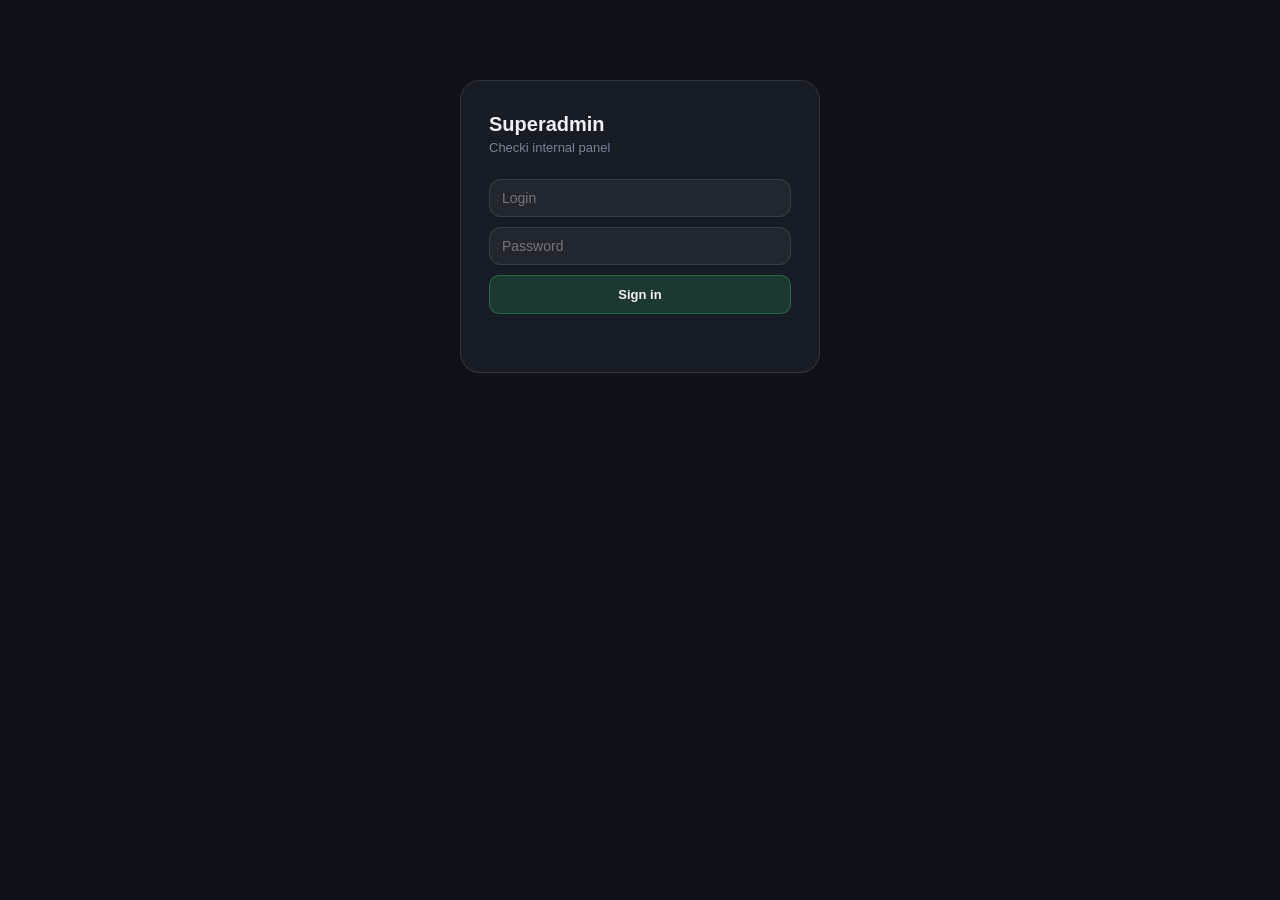
<file: super/index.html>
<!doctype html>
<html lang="en">
<head>
  <meta charset="utf-8" />
  <meta name="viewport" content="width=device-width,initial-scale=1,viewport-fit=cover" />
  <title>Checki — Superadmin</title>
  <link rel="icon" type="image/svg+xml" href="data:image/svg+xml,<svg xmlns='http://www.w3.org/2000/svg' viewBox='0 0 32 32'><rect width='32' height='32' rx='8' fill='%23141418'/><text y='23' x='2' font-size='22' font-family='system-ui,sans-serif' font-weight='900' fill='white'>C</text><circle cx='23' cy='24' r='3.5' fill='%2349d17c'/></svg>" />
  <style>
    *, *::before, *::after { box-sizing: border-box; margin: 0; padding: 0; }
    :root {
      --bg: #0f1116; --surface: #161b24; --border: rgba(255,255,255,.10);
      --text: #f0f2f5; --muted: #7a8497; --accent: #49d17c; --danger: #ff5a6a;
    }
    body { background: var(--bg); color: var(--text); font-family: -apple-system, BlinkMacSystemFont, "Segoe UI", sans-serif; font-size: 14px; -webkit-font-smoothing: antialiased; }

    /* NAV */
    nav { display: flex; align-items: center; justify-content: space-between; padding: 14px 24px; border-bottom: 1px solid var(--border); background: var(--surface); }
    .logo { font-size: 16px; font-weight: 800; }
    .logo span { color: var(--accent); }
    .logoBadge { font-size: 11px; font-weight: 700; letter-spacing: .08em; text-transform: uppercase; color: var(--muted); margin-left: 8px; }
    .btnLogout { background: none; border: none; color: var(--muted); cursor: pointer; font-size: 13px; padding: 6px 10px; border-radius: 8px; }
    .btnLogout:hover { color: var(--danger); }

    /* WRAP */
    .wrap { max-width: 1100px; margin: 0 auto; padding: 24px; }

    /* LOGIN */
    .loginCard { max-width: 360px; margin: 80px auto; background: var(--surface); border: 1px solid var(--border); border-radius: 20px; padding: 32px 28px; }
    .loginCard h1 { font-size: 20px; font-weight: 800; margin-bottom: 4px; }
    .loginCard p { color: var(--muted); font-size: 13px; margin-bottom: 24px; }
    .inp { width: 100%; background: rgba(255,255,255,.05); border: 1px solid var(--border); border-radius: 12px; color: var(--text); font-size: 14px; padding: 10px 12px; outline: none; margin-bottom: 10px; }
    .inp:focus { border-color: rgba(73,209,124,.4); }
    .btn { border: 1px solid var(--border); background: rgba(255,255,255,.06); color: var(--text); padding: 8px 14px; border-radius: 10px; cursor: pointer; font-size: 13px; font-weight: 600; }
    .btn.primary { background: rgba(73,209,124,.16); border-color: rgba(73,209,124,.3); }
    .btn.danger  { background: rgba(255,90,106,.12);  border-color: rgba(255,90,106,.25); color: var(--danger); }
    .btn:active { transform: translateY(1px); }
    .btn:disabled { opacity: .4; cursor: default; }
    .btnFull { width: 100%; padding: 11px; }
    .errMsg { color: var(--danger); font-size: 13px; margin-top: 8px; min-height: 18px; }

    /* STATS ROW */
    .statsRow { display: grid; grid-template-columns: repeat(auto-fit, minmax(140px, 1fr)); gap: 12px; margin-bottom: 24px; }
    .statCard { background: var(--surface); border: 1px solid var(--border); border-radius: 14px; padding: 16px; }
    .statVal { font-size: 26px; font-weight: 800; color: var(--accent); }
    .statLabel { font-size: 12px; color: var(--muted); margin-top: 2px; }

    /* SEARCH */
    .toolbar { display: flex; gap: 10px; margin-bottom: 16px; align-items: center; }
    .searchInp { flex: 1; background: rgba(255,255,255,.05); border: 1px solid var(--border); border-radius: 10px; color: var(--text); font-size: 14px; padding: 8px 12px; outline: none; }
    .searchInp:focus { border-color: rgba(73,209,124,.4); }

    /* TABLE */
    .tableWrap { overflow-x: auto; }
    table { width: 100%; border-collapse: collapse; min-width: 700px; }
    th { text-align: left; font-size: 11px; font-weight: 700; letter-spacing: .06em; text-transform: uppercase; color: var(--muted); padding: 8px 12px; border-bottom: 1px solid var(--border); }
    td { padding: 10px 12px; border-bottom: 1px solid rgba(255,255,255,.05); vertical-align: middle; }
    tr:hover td { background: rgba(255,255,255,.02); }
    .venueName { font-weight: 700; font-size: 14px; }
    .venueSlug { font-size: 11px; color: var(--muted); }
    .dot { display: inline-block; width: 8px; height: 8px; border-radius: 50%; }
    .dotOn  { background: var(--accent); }
    .dotOff { background: var(--danger); }
    .iconBtn { background: none; border: none; cursor: pointer; font-size: 16px; padding: 4px 6px; border-radius: 6px; line-height: 1; }
    .iconBtn:hover { background: rgba(255,255,255,.08); }
    .iconBtn.danger { color: var(--danger); }
    .iconBtn.primary { color: var(--accent); }
    .muted { color: var(--muted); }
    .hint { text-align: center; padding: 48px; color: var(--muted); }

    /* MODAL */
    .modalBack { position: fixed; inset: 0; background: rgba(0,0,0,.6); display: flex; align-items: center; justify-content: center; z-index: 200; }
    .modalBack.hide { display: none; }
    .modal { background: var(--surface); border: 1px solid var(--border); border-radius: 18px; padding: 24px; width: min(92vw, 400px); }
    .modalTitle { font-size: 17px; font-weight: 800; margin-bottom: 8px; }
    .modalBody  { font-size: 14px; color: var(--muted); margin-bottom: 20px; line-height: 1.6; }
    .modalBtns  { display: flex; gap: 10px; justify-content: flex-end; }
  </style>
</head>
<body>

<nav id="appNav" style="display:none">
  <div>
    <span class="logo">Checki<span>.</span></span>
    <span class="logoBadge">Superadmin</span>
  </div>
  <button class="btnLogout" id="btnLogout">Logout</button>
</nav>

<!-- LOGIN -->
<div id="screenLogin">
  <div class="loginCard">
    <h1>Superadmin</h1>
    <p>Checki internal panel</p>
    <input class="inp" id="inpLogin" placeholder="Login" autocapitalize="none" />
    <input class="inp" id="inpPass"  placeholder="Password" type="password" />
    <button class="btn primary btnFull" id="btnLogin">Sign in</button>
    <div class="errMsg" id="loginErr"></div>
  </div>
</div>

<!-- DASHBOARD -->
<div id="screenDash" style="display:none">
  <div class="wrap">
    <div class="statsRow" id="statsRow"></div>
    <div class="toolbar">
      <input class="searchInp" id="searchInp" placeholder="Search by name, slug, email, login…" />
      <button class="btn" id="btnRefresh">↺ Refresh</button>
    </div>
    <div class="tableWrap">
      <table>
        <thead>
          <tr>
            <th>Venue</th>
            <th>Manager</th>
            <th>Contact</th>
            <th>Users</th>
            <th>Checks</th>
            <th>Rev 30d</th>
            <th>Registered</th>
            <th>Subscription</th>
            <th></th>
            <th></th>
          </tr>
        </thead>
        <tbody id="venuesTbody"></tbody>
      </table>
    </div>
    <div class="hint" id="hint" style="display:none">No venues yet.</div>
  </div>
</div>

<!-- RESET PASSWORD MODAL -->
<div class="modalBack hide" id="resetModal">
  <div class="modal">
    <div class="modalTitle">Reset password</div>
    <div class="modalBody" id="resetBody">—</div>
    <input class="inp" id="resetInp" placeholder="New password" type="password" autocomplete="new-password" />
    <div class="errMsg" id="resetErr"></div>
    <div class="modalBtns" style="margin-top:12px">
      <button class="btn" id="resetCancel">Cancel</button>
      <button class="btn primary" id="resetOk">Set password</button>
    </div>
  </div>
</div>

<!-- EXTEND MODAL -->
<div class="modalBack hide" id="extendModal">
  <div class="modal">
    <div class="modalTitle">Extend subscription</div>
    <div class="modalBody" id="extendBody">—</div>
    <div style="display:flex;gap:8px;margin-bottom:12px">
      <button class="btn primary" style="flex:1" id="extendMonth">+30 days</button>
      <button class="btn primary" style="flex:1" id="extendYear">+365 days</button>
    </div>
    <div class="errMsg" id="extendErr"></div>
    <div class="modalBtns">
      <button class="btn" id="extendCancel">Cancel</button>
    </div>
  </div>
</div>

<!-- CONFIRM MODAL -->
<div class="modalBack hide" id="confirmModal">
  <div class="modal">
    <div class="modalTitle" id="confirmTitle">Confirm</div>
    <div class="modalBody"  id="confirmBody">—</div>
    <div class="modalBtns">
      <button class="btn" id="confirmCancel">Cancel</button>
      <button class="btn" id="confirmOk">OK</button>
    </div>
  </div>
</div>

<script>
const API = "https://api.checki.ge";
const STORE_KEY = "checki_super_token";

let token = localStorage.getItem(STORE_KEY) || "";
let allVenues = [];

const $ = id => document.getElementById(id);

/* ── AUTH ── */
function setToken(t) {
  token = t || "";
  if (token) localStorage.setItem(STORE_KEY, token);
  else localStorage.removeItem(STORE_KEY);
}

async function apiCall(path, opts = {}) {
  const headers = { "Content-Type": "application/json" };
  if (token) headers["Authorization"] = "Bearer " + token;
  const r = await fetch(API + path, { ...opts, headers: { ...headers, ...(opts.headers || {}) } });
  if (r.status === 401) { logout(); throw new Error("Unauthorized"); }
  const data = await r.json();
  if (!r.ok) throw new Error(data.detail || "Error " + r.status);
  return data;
}

function logout() {
  setToken("");
  showLogin();
}

$("btnLogout").onclick = logout;

/* ── SCREENS ── */
function showLogin() {
  $("screenLogin").style.display = "";
  $("screenDash").style.display  = "none";
  $("appNav").style.display      = "none";
}

function showDash() {
  $("screenLogin").style.display = "none";
  $("screenDash").style.display  = "";
  $("appNav").style.display      = "";
}

/* ── LOGIN ── */
$("btnLogin").onclick = async () => {
  const login    = $("inpLogin").value.trim();
  const password = $("inpPass").value;
  $("loginErr").textContent = "";
  $("btnLogin").disabled = true;
  try {
    const r = await apiCall("/api/auth/login", {
      method: "POST",
      body: JSON.stringify({ login, password }),
    });
    if (r.user?.role !== "superadmin") {
      $("loginErr").textContent = "Not a superadmin account";
      setToken("");
      return;
    }
    setToken(r.token);
    showDash();
    loadVenues();
  } catch (e) {
    $("loginErr").textContent = e.message;
  } finally {
    $("btnLogin").disabled = false;
  }
};

$("inpPass").addEventListener("keydown", e => { if (e.key === "Enter") $("btnLogin").click(); });

/* ── VENUES ── */
async function loadVenues() {
  try {
    const r = await apiCall("/api/super/venues");
    allVenues = r.items || [];
    renderStats();
    renderTable($("searchInp").value.trim().toLowerCase());
  } catch (e) {
    console.error(e);
  }
}

$("btnRefresh").onclick = loadVenues;
$("searchInp").addEventListener("input", () => {
  renderTable($("searchInp").value.trim().toLowerCase());
});

function renderStats() {
  const total    = allVenues.length;
  const active   = allVenues.filter(v => v.is_active).length;
  const checks30 = allVenues.reduce((s, v) => s + v.checks_30d, 0);
  const rev30    = allVenues.reduce((s, v) => s + v.revenue_30d, 0);

  $("statsRow").innerHTML = `
    <div class="statCard"><div class="statVal">${total}</div><div class="statLabel">Venues total</div></div>
    <div class="statCard"><div class="statVal">${active}</div><div class="statLabel">Active</div></div>
    <div class="statCard"><div class="statVal">${checks30}</div><div class="statLabel">Checks (30d)</div></div>
    <div class="statCard"><div class="statVal">${rev30.toFixed(0)} ₾</div><div class="statLabel">Revenue (30d)</div></div>
  `;
}

function renderTable(q) {
  const tbody = $("venuesTbody");
  const hint  = $("hint");
  const list  = q
    ? allVenues.filter(v =>
        (v.name||"").toLowerCase().includes(q) ||
        (v.slug||"").toLowerCase().includes(q) ||
        (v.email||"").toLowerCase().includes(q) ||
        (v.manager_login||"").toLowerCase().includes(q)
      )
    : allVenues;

  if (!list.length) {
    tbody.innerHTML = "";
    hint.style.display = "";
    hint.textContent = q ? "Nothing found." : "No venues yet.";
    return;
  }
  hint.style.display = "none";

  tbody.innerHTML = list.map(v => `
    <tr>
      <td>
        <div class="venueName">${esc(v.name)}</div>
        <div class="venueSlug">${esc(v.slug)}</div>
      </td>
      <td class="${v.manager_login ? '' : 'muted'}">${esc(v.manager_login || '—')}</td>
      <td>
        ${v.manager_email ? `<div>${esc(v.manager_email)}</div>` : ''}
        ${v.phone ? `<div class="muted">${esc(v.phone)}</div>` : ''}
        ${!v.manager_email && !v.phone ? '<span class="muted">—</span>' : ''}
      </td>
      <td class="muted">${v.staff_count}</td>
      <td>
        <div>${v.check_count}</div>
        ${v.checks_30d ? `<div class="muted" style="font-size:11px">${v.checks_30d} / 30d</div>` : ''}
      </td>
      <td>${v.revenue_30d > 0 ? v.revenue_30d.toFixed(2) + ' ₾' : '<span class="muted">—</span>'}</td>
      <td class="muted">${fmtDate(v.created_at)}</td>
      <td>
        ${subBadge(v)}
        ${v.referral_code ? `<div class="muted" style="font-size:10px;margin-top:2px">ref: ${esc(v.referral_code)}</div>` : ''}
      </td>
      <td><span class="dot ${v.is_active ? 'dotOn' : 'dotOff'}" title="${v.is_active ? 'Active' : 'Blocked'}"></span></td>
      <td style="white-space:nowrap">
        <button class="iconBtn ${v.is_active ? 'danger' : 'primary'}" data-id="${esc(v.id)}" data-name="${esc(v.name)}" data-active="${v.is_active}" title="${v.is_active ? 'Block venue' : 'Unblock venue'}">
          ${v.is_active ? '🚫' : '✅'}
        </button>
        <button class="iconBtn" data-reset-id="${esc(v.id)}" data-reset-name="${esc(v.name)}" data-reset-login="${esc(v.manager_login||'')}" title="Reset password">
          🔑
        </button>
        <button class="iconBtn primary" data-extend-id="${esc(v.id)}" data-extend-name="${esc(v.name)}" data-extend-sub="${esc(v.subscription_expires_at||'')}" title="Extend subscription">
          ⏱
        </button>
        <button class="iconBtn ${v.is_free ? 'danger' : ''}" data-free-id="${esc(v.id)}" data-free-name="${esc(v.name)}" data-is-free="${v.is_free}" title="${v.is_free ? 'Remove free access' : 'Give free access'}">
          🎁
        </button>
      </td>
    </tr>
  `).join("");

  tbody.querySelectorAll("button[data-id]").forEach(btn => {
    btn.onclick = () => confirmToggle(btn.dataset.id, btn.dataset.name, btn.dataset.active === "true");
  });
  tbody.querySelectorAll("button[data-reset-id]").forEach(btn => {
    btn.onclick = () => openResetModal(btn.dataset.resetId, btn.dataset.resetName, btn.dataset.resetLogin);
  });
  tbody.querySelectorAll("button[data-extend-id]").forEach(btn => {
    btn.onclick = () => openExtendModal(btn.dataset.extendId, btn.dataset.extendName, btn.dataset.extendSub);
  });
  tbody.querySelectorAll("button[data-free-id]").forEach(btn => {
    btn.onclick = () => toggleFree(btn.dataset.freeId, btn.dataset.freeName, btn.dataset.isFree === "true");
  });
}

function confirmToggle(id, name, isActive) {
  const modal = $("confirmModal");
  $("confirmTitle").textContent = isActive ? "Block venue?" : "Unblock venue?";
  $("confirmBody").textContent  = isActive
    ? `"${name}" will be blocked. All users of this venue will lose access.`
    : `"${name}" will be restored. Users will regain access.`;
  $("confirmOk").className = "btn " + (isActive ? "danger" : "primary");
  $("confirmOk").textContent = isActive ? "Block" : "Unblock";
  modal.classList.remove("hide");

  $("confirmCancel").onclick = () => modal.classList.add("hide");
  $("confirmOk").onclick = async () => {
    modal.classList.add("hide");
    try {
      await apiCall(`/api/super/venues/${id}`, { method: "PATCH" });
      await loadVenues();
    } catch (e) {
      alert("Error: " + e.message);
    }
  };
}

/* ── RESET PASSWORD ── */
function openResetModal(id, name, login) {
  const modal = $("resetModal");
  $("resetBody").textContent = login
    ? `Manager: ${name} (login: ${login})`
    : `Venue: ${name} — no manager yet`;
  $("resetInp").value = "";
  $("resetErr").textContent = "";
  $("resetOk").disabled = false;
  modal.classList.remove("hide");
  $("resetInp").focus();

  $("resetCancel").onclick = () => modal.classList.add("hide");
  $("resetOk").onclick = async () => {
    const pw = $("resetInp").value.trim();
    if (!pw) { $("resetErr").textContent = "Enter new password"; return; }
    if (pw.length < 4) { $("resetErr").textContent = "Min 4 characters"; return; }
    $("resetOk").disabled = true;
    $("resetErr").textContent = "";
    try {
      await apiCall(`/api/super/venues/${id}/reset-password`, {
        method: "POST",
        body: JSON.stringify({ password: pw }),
      });
      modal.classList.add("hide");
      alert(`Password updated for ${name}`);
    } catch (e) {
      $("resetErr").textContent = e.message;
    } finally {
      $("resetOk").disabled = false;
    }
  };
}

/* ── SUBSCRIPTION BADGE ── */
function subBadge(v) {
  const colors = { trial: '#f0a500', active: '#49d17c', expired: '#ff5a6a', free: '#7c83ff' };
  const labels = { trial: 'Trial', active: 'Active', expired: 'Expired', free: 'Free' };
  const s = v.sub_status || 'expired';
  const expiry = v.subscription_expires_at
    ? `<div class="muted" style="font-size:10px">${fmtDate(v.subscription_expires_at)}</div>`
    : (s === 'trial' ? `<div class="muted" style="font-size:10px">until ${fmtDate(v.trial_ends_at)}</div>` : '');
  return `<span style="color:${colors[s]};font-weight:700;font-size:12px">${labels[s]}</span>${expiry}`;
}

/* ── EXTEND SUBSCRIPTION ── */
function openExtendModal(id, name, currentSub) {
  const modal = $("extendModal");
  $("extendBody").textContent = currentSub
    ? `${name} — expires ${fmtDate(currentSub)}`
    : `${name} — no active subscription`;
  $("extendErr").textContent = "";
  modal.classList.remove("hide");

  const doExtend = async (period) => {
    $("extendMonth").disabled = $("extendYear").disabled = true;
    $("extendErr").textContent = "";
    try {
      const r = await apiCall(`/api/super/venues/${id}/extend`, {
        method: "POST", body: JSON.stringify({ period }),
      });
      modal.classList.add("hide");
      alert(`Extended! New expiry: ${fmtDate(r.subscription_expires_at)}`);
      await loadVenues();
    } catch (e) {
      $("extendErr").textContent = e.message;
    } finally {
      $("extendMonth").disabled = $("extendYear").disabled = false;
    }
  };

  $("extendMonth").onclick = () => doExtend("month");
  $("extendYear").onclick  = () => doExtend("year");
  $("extendCancel").onclick = () => modal.classList.add("hide");
}

/* ── TOGGLE FREE ── */
async function toggleFree(id, name, isFree) {
  const msg = isFree
    ? `Remove free access from "${name}"?`
    : `Give permanent free access to "${name}"?`;
  if (!confirm(msg)) return;
  try {
    await apiCall(`/api/super/venues/${id}/toggle-free`, { method: "POST" });
    await loadVenues();
  } catch (e) {
    alert("Error: " + e.message);
  }
}

/* ── HELPERS ── */
function esc(s) {
  return (s || "").toString().replace(/[&<>"']/g, c =>
    ({ "&": "&amp;", "<": "&lt;", ">": "&gt;", '"': "&quot;", "'": "&#39;" }[c])
  );
}
function fmtDate(iso) {
  if (!iso) return "—";
  const d = new Date(iso);
  return d.toLocaleDateString("en-GB", { day: "numeric", month: "short", year: "2-digit" });
}

/* ── INIT ── */
(async () => {
  if (!token) { showLogin(); return; }
  try {
    const me = await apiCall("/api/auth/me");
    if (me.user?.role !== "superadmin") { logout(); return; }
    showDash();
    loadVenues();
  } catch (_) {
    showLogin();
  }
})();
</script>
</body>
</html>
</file>
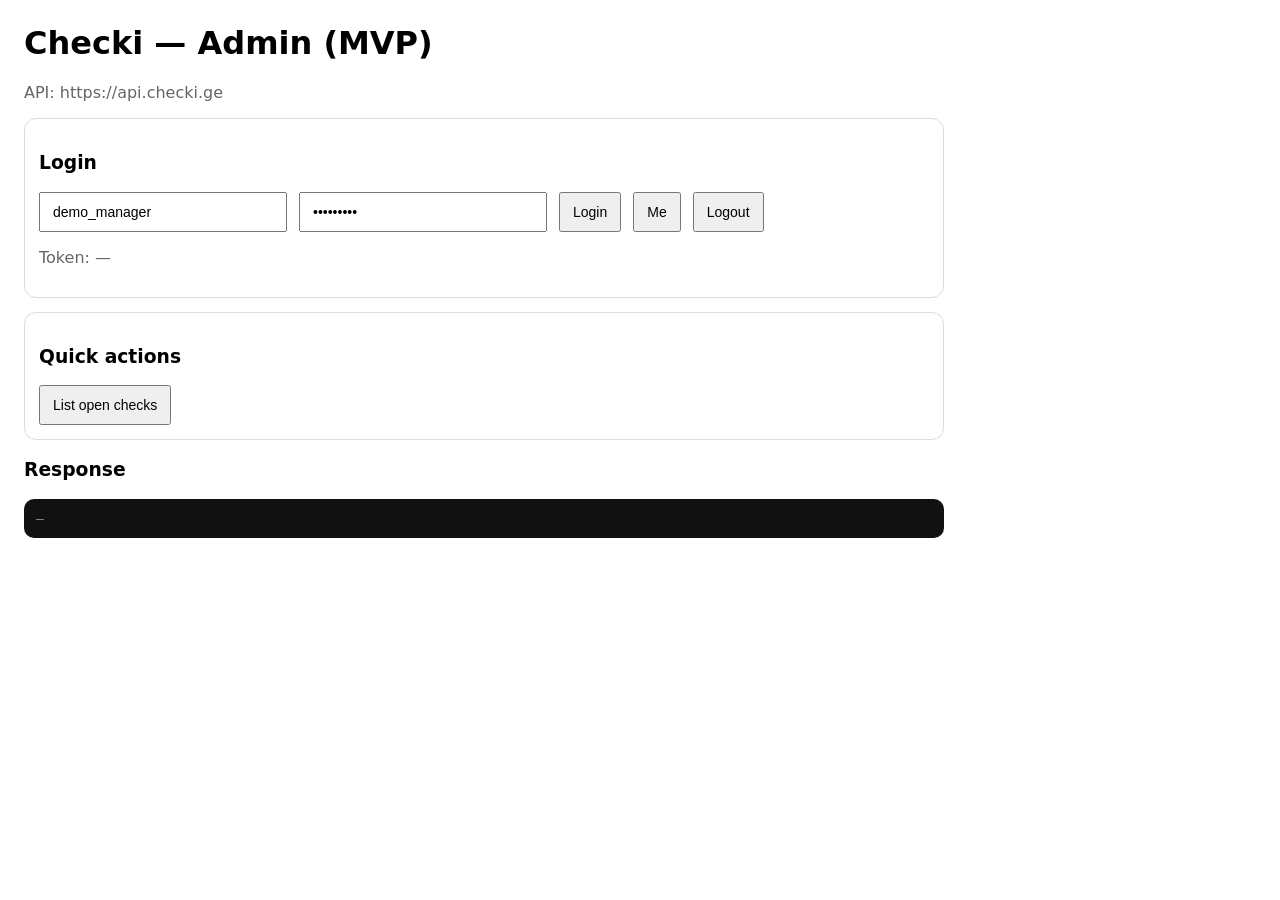
<file: admin/debug/index.html>
<!doctype html>
<html lang="ru">
<head>
  <meta charset="utf-8" />
  <meta name="viewport" content="width=device-width,initial-scale=1" />
  <title>Checki — Admin</title>
  <style>
    body { font-family: system-ui, -apple-system, Segoe UI, Roboto, Arial; margin: 24px; max-width: 920px; }
    .row { display:flex; gap:12px; flex-wrap: wrap; }
    input, button { padding:10px 12px; font-size:14px; }
    input { min-width: 220px; }
    button { cursor:pointer; }
    pre { background:#111; color:#0f0; padding:12px; overflow:auto; border-radius:10px; }
    .card { border:1px solid #ddd; border-radius:12px; padding:14px; margin: 14px 0; }
    .muted { color:#666; }
  </style>
</head>
<body>
  <h1>Checki — Admin (MVP)</h1>
  <p class="muted">API: <span id="apiBase"></span></p>

  <div class="card">
    <h3>Login</h3>
    <div class="row">
      <input id="login" placeholder="login" value="demo_manager"/>
      <input id="password" placeholder="password" value="demo_pass" type="password"/>
      <button id="btnLogin">Login</button>
      <button id="btnMe">Me</button>
      <button id="btnLogout">Logout</button>
    </div>
    <p class="muted">Token: <span id="tokenShort">—</span></p>
  </div>

  <div class="card">
    <h3>Quick actions</h3>
    <div class="row">
      <button id="btnListChecks">List open checks</button>
    </div>
  </div>

  <h3>Response</h3>
  <pre id="out">—</pre>

<script>
  const API = "https://api.checki.ge";
  document.getElementById("apiBase").textContent = API;

  const out = (x) => document.getElementById("out").textContent = (typeof x === "string") ? x : JSON.stringify(x, null, 2);
  const tokenKey = "checki_token";
  const getToken = () => localStorage.getItem(tokenKey) || "";
  const setToken = (t) => { localStorage.setItem(tokenKey, t || ""); renderToken(); };

  function renderToken(){
    const t = getToken();
    document.getElementById("tokenShort").textContent = t ? (t.slice(0,8) + "…") : "—";
  }
  renderToken();

  async function api(path, {method="GET", body=null}={}){
    const headers = {};
    if (body) headers["content-type"] = "application/json";
    const t = getToken();
    if (t) headers["Authorization"] = "Bearer " + t;

    const res = await fetch(API + path, { method, headers, body: body ? JSON.stringify(body) : null });
    const txt = await res.text();
    let data = null;
    try { data = JSON.parse(txt); } catch(e) { data = { raw: txt }; }
    return { status: res.status, data, headers: Object.fromEntries(res.headers.entries()) };
  }

  document.getElementById("btnLogin").onclick = async () => {
    const login = document.getElementById("login").value.trim();
    const password = document.getElementById("password").value;
    const r = await api("/api/auth/login", { method:"POST", body:{login, password} });
    if (r.data && r.data.token) setToken(r.data.token);
    out(r);
  };

  document.getElementById("btnMe").onclick = async () => {
    const r = await api("/api/auth/me");
    out(r);
  };

  document.getElementById("btnLogout").onclick = async () => {
    const r = await api("/api/auth/logout", { method:"POST" });
    setToken("");
    out(r);
  };

  document.getElementById("btnListChecks").onclick = async () => {
    const r = await api("/api/checks/open");
    out(r);
  };
</script>
</body>
</html>
</file>
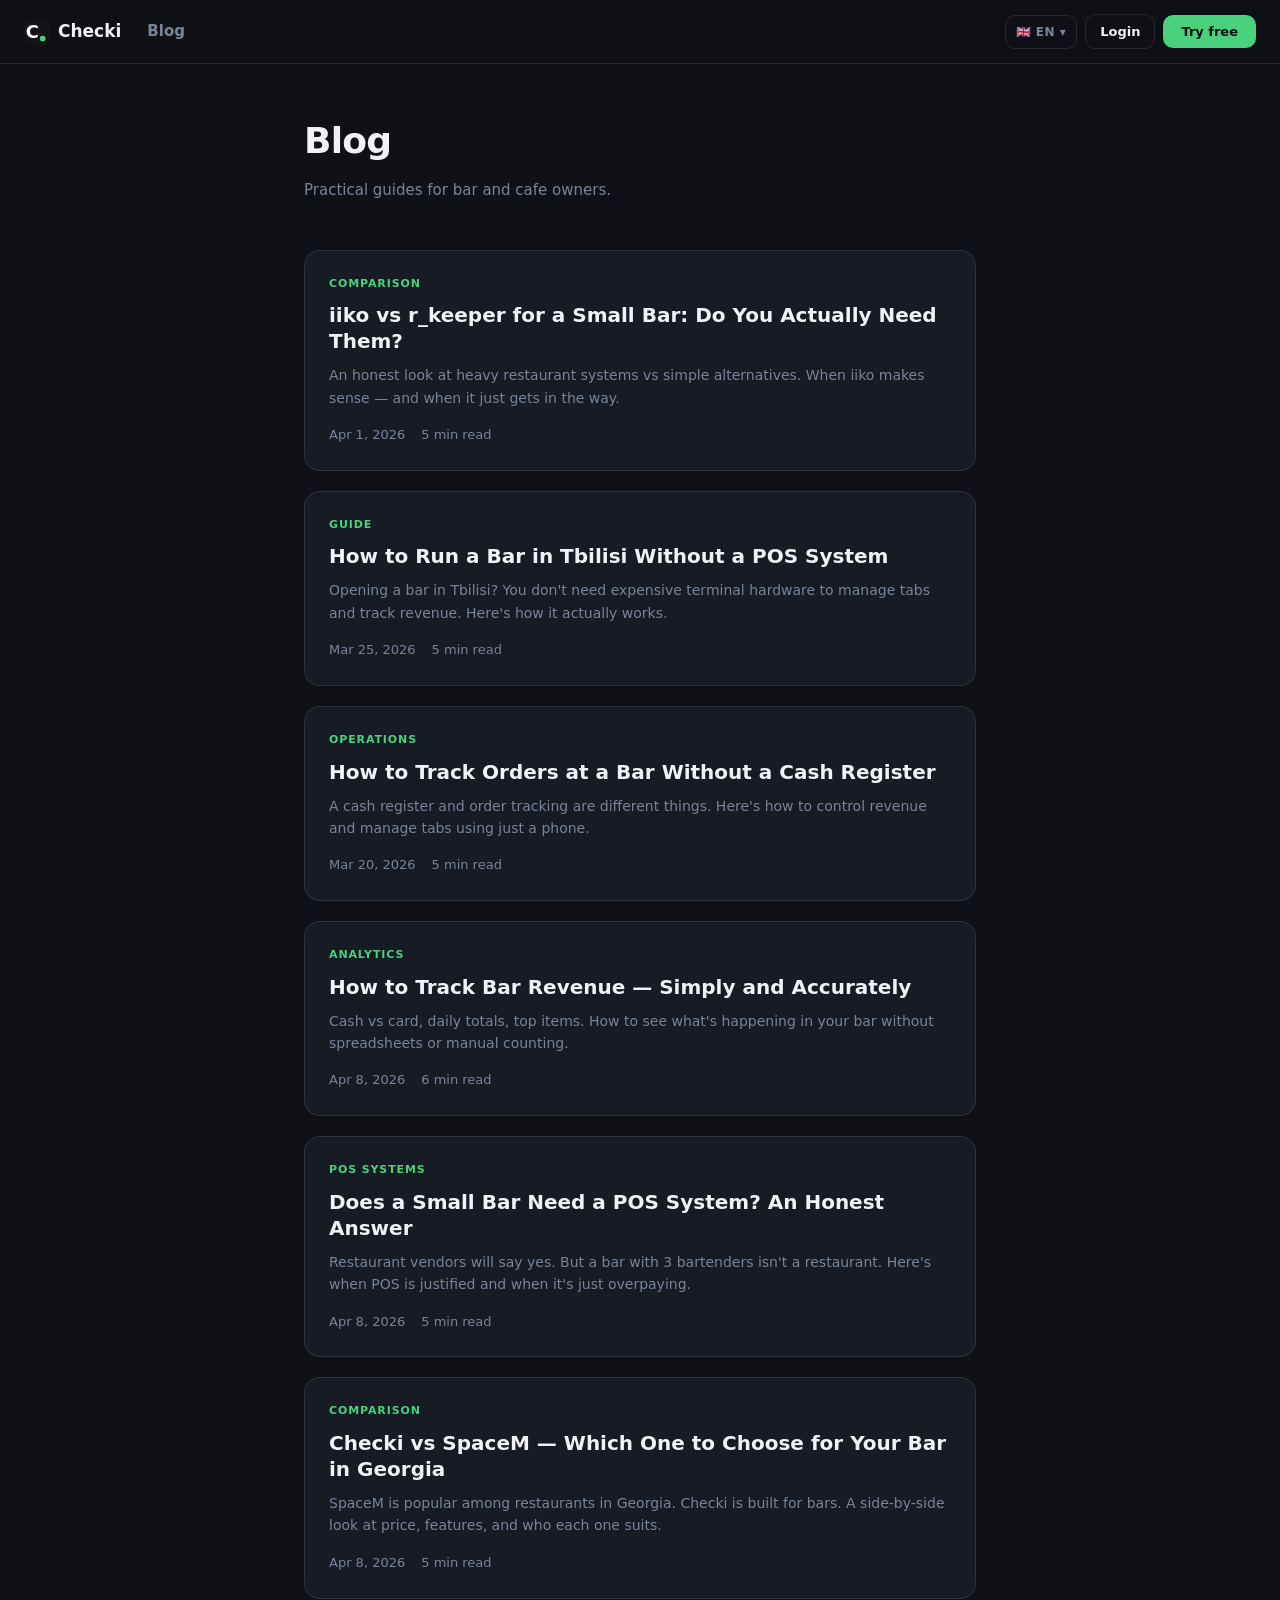
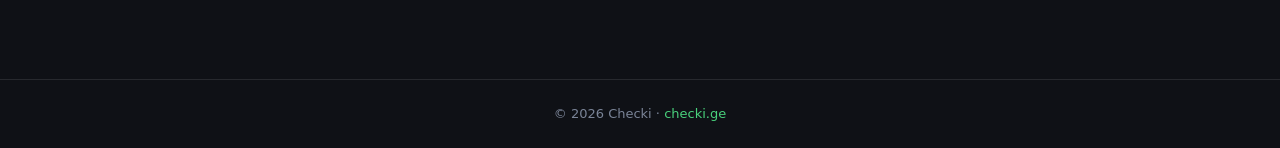
<file: landing/blog/index.html>
<!doctype html>
<html lang="en">
<head>
  <meta charset="utf-8" />
  <!-- Google Tag Manager -->
  <script>(function(w,d,s,l,i){w[l]=w[l]||[];w[l].push({'gtm.start':new Date().getTime(),event:'gtm.js'});var f=d.getElementsByTagName(s)[0],j=d.createElement(s),dl=l!='dataLayer'?'&l='+l:'';j.async=true;j.src='https://www.googletagmanager.com/gtm.js?id='+i+dl;f.parentNode.insertBefore(j,f);})(window,document,'script','dataLayer','GTM-M2ZHXFCW');</script>
  <!-- End Google Tag Manager -->
  <meta name="viewport" content="width=device-width,initial-scale=1" />
  <title>Blog — Checki</title>
  <meta name="description" content="Practical guides for bar and cafe owners: how to manage orders, choose software, and run your venue without expensive hardware." />
  <link rel="icon" type="image/svg+xml" href="data:image/svg+xml,<svg xmlns='http://www.w3.org/2000/svg' viewBox='0 0 32 32'><rect width='32' height='32' rx='8' fill='%23141418'/><text y='23' x='2' font-size='22' font-family='system-ui,sans-serif' font-weight='900' fill='white'>C</text><circle cx='23' cy='24' r='3.5' fill='%2349d17c'/></svg>" />
  <style>
    *, *::before, *::after { box-sizing: border-box; margin: 0; padding: 0; }
    :root { --bg: #0f1116; --surface: #161b24; --border: rgba(255,255,255,.10); --text: #f0f2f5; --muted: #7a8497; --accent: #49d17c; --accent2: #2eb865; }
    body { background: var(--bg); color: var(--text); font-family: system-ui, -apple-system, sans-serif; line-height: 1.6; min-height: 100vh; }
    a { color: var(--accent); text-decoration: none; }
    a:hover { color: var(--accent2); }

    nav { position: sticky; top: 0; z-index: 100; display: flex; align-items: center; justify-content: space-between; padding: 14px 24px; background: rgba(15,17,22,.92); backdrop-filter: blur(12px); border-bottom: 1px solid var(--border); gap: 12px; }
    .navLeft { display: flex; align-items: center; gap: 2px; }
    .navLogo { display: flex; align-items: center; gap: 8px; text-decoration: none; flex-shrink: 0; margin-right: 4px; user-select: none; -webkit-user-select: none; -webkit-touch-callout: none; }
    .navLogoText { font-size: 17px; font-weight: 800; color: var(--text); }
    .navRight { display: flex; align-items: center; gap: 8px; position: relative; }
    .navBtn { box-sizing: border-box; display: block; line-height: 1; padding: 10px 14px; border-radius: 10px; font-family: inherit; font-weight: 700; font-size: 13px; white-space: nowrap; text-decoration: none; cursor: pointer; flex-shrink: 0; -webkit-tap-highlight-color: transparent; }
    .langDrop { position: relative; }
    .langDropBtn { background: none; border: 1px solid var(--border); color: var(--muted); font-size: 12px; font-weight: 700; padding: 10px 10px; border-radius: 10px; cursor: pointer; letter-spacing: .04em; transition: all .15s; display: flex; align-items: center; gap: 4px; box-sizing: border-box; line-height: 1; flex-shrink: 0; -webkit-tap-highlight-color: transparent; font-family: inherit; }
    .langDropBtn:hover { color: var(--text); }
    .langDropMenu { display: none; position: absolute; top: calc(100% + 6px); right: 0; background: var(--surface); border: 1px solid var(--border); border-radius: 10px; overflow: hidden; min-width: 110px; z-index: 200; }
    .langDropMenu.open { display: block; }
    .langOpt { display: block; width: 100%; text-align: left; background: none; border: none; padding: 9px 14px; color: var(--muted); font-size: 13px; font-weight: 600; cursor: pointer; transition: background .1s; font-family: inherit; }
    .langOpt:hover { background: rgba(255,255,255,.06); color: var(--text); }
    .langOpt.active { color: var(--text); }
    .navLink { background: none; border: none; color: var(--muted); transition: color .15s; padding-left: 4px; padding-right: 4px; }
    .navLink:hover { color: var(--text); }
    .navLink.active { color: var(--text); }
    .navLeft .navLink { margin-left: 16px; font-size: 15px; }
    .navLogin { background: none; border: 1px solid var(--border); color: var(--text); transition: border-color .15s; }
    .navLogin:hover { border-color: rgba(255,255,255,.3); }
    .navCta { background: var(--accent); color: #0f1116; padding-left: 18px; padding-right: 18px; transition: background .15s; }
    .navCta:hover { background: var(--accent2); color: #0f1116; }
    .navBurger { display: none; background: none; border: 1px solid var(--border); color: var(--text); padding: 10px 13px; border-radius: 10px; cursor: pointer; box-sizing: border-box; line-height: 1; flex-shrink: 0; align-items: center; justify-content: center; -webkit-tap-highlight-color: transparent; }
    .navBurgerLines { display: flex; flex-direction: column; gap: 5px; width: 18px; }
    .navBurgerLine { height: 2px; border-radius: 1px; background: var(--text); }
    .navDrawer { display: none; position: absolute; top: calc(100% + 8px); right: 0; background: var(--surface); border: 1px solid var(--border); border-radius: 14px; padding: 6px; min-width: 200px; z-index: 200; flex-direction: column; gap: 2px; }
    .navDrawer.open { display: flex; }
    .navDrawerItem { display: flex; align-items: center; height: 42px; padding: 0 14px; border-radius: 10px; background: none; border: none; color: var(--text); font-weight: 700; font-size: 14px; white-space: nowrap; text-decoration: none; cursor: pointer; transition: background .1s; font-family: inherit; }
    .navDrawerItem:hover { background: rgba(255,255,255,.06); }
    .navDrawerItem.accent { color: var(--accent); }
    .navDrawerItem.active-blog { color: var(--accent); }
    .navDrawerSep { height: 1px; background: var(--border); margin: 4px 2px; }
    .navDrawerLangs { display: flex; gap: 4px; padding: 2px 4px 4px; }
    .navDrawerLang { flex: 1; height: 34px; border-radius: 8px; border: none; background: rgba(255,255,255,.04); color: var(--muted); font-size: 12px; font-weight: 700; cursor: pointer; transition: all .1s; font-family: inherit; }
    .navDrawerLang:hover, .navDrawerLang.active { background: rgba(73,209,124,.12); color: var(--accent); }
    @media (max-width: 520px) { .navLogin, .langDrop, .navLeft .navLink { display: none; } .navBurger { display: flex; } }

    .wrap { max-width: 720px; margin: 0 auto; padding: 48px 24px 80px; }
    h1 { font-size: clamp(24px, 6vw, 36px); font-weight: 800; letter-spacing: -.02em; margin-bottom: 8px; }
    .subtitle { font-size: 15px; color: var(--muted); margin-bottom: 48px; }

    .cards { display: flex; flex-direction: column; gap: 20px; }
    .card { background: var(--surface); border: 1px solid var(--border); border-radius: 16px; padding: 24px; display: block; text-decoration: none; color: var(--text); transition: border-color .15s; }
    .card:hover { border-color: rgba(255,255,255,.2); color: var(--text); }
    .cardTag { font-size: 11px; font-weight: 700; letter-spacing: .08em; text-transform: uppercase; color: var(--accent); margin-bottom: 10px; }
    .cardTitle { font-size: 20px; font-weight: 700; line-height: 1.3; margin-bottom: 10px; }
    .cardExcerpt { font-size: 14px; color: var(--muted); line-height: 1.6; margin-bottom: 16px; }
    .cardMeta { font-size: 13px; color: var(--muted); display: flex; gap: 16px; }

    footer { text-align: center; padding: 24px; font-size: 13px; color: var(--muted); border-top: 1px solid var(--border); }
  </style>
</head>
<body>
  <!-- Google Tag Manager (noscript) -->
  <noscript><iframe src="https://www.googletagmanager.com/ns.html?id=GTM-M2ZHXFCW" height="0" width="0" style="display:none;visibility:hidden"></iframe></noscript>
  <!-- End Google Tag Manager (noscript) -->

<nav>
  <div class="navLeft">
    <a class="navLogo" href="/">
      <svg width="26" height="26" viewBox="0 0 32 32" aria-hidden="true" style="flex-shrink:0"><rect width="32" height="32" rx="8" fill="#141418"/><text y="23" x="2" font-size="22" font-family="system-ui,sans-serif" font-weight="900" fill="white">C</text><circle cx="23" cy="24" r="3.5" fill="#49d17c"/></svg>
      <span class="navLogoText">Checki</span>
    </a>
    <a class="navBtn navLink" href="/blog/" data-i="nav_blog">Blog</a>
  </div>
  <div class="navRight">
    <div class="langDrop" id="langDrop">
      <button class="langDropBtn" id="langDropBtn">🇬🇧 EN ▾</button>
      <div class="langDropMenu" id="langDropMenu">
        <button class="langOpt" data-lang="ka">🇬🇪 Georgian</button>
        <button class="langOpt" data-lang="en">🇬🇧 English</button>
        <button class="langOpt" data-lang="ru">🇷🇺 Русский</button>
      </div>
    </div>
    <a class="navBtn navLogin" href="https://admin.checki.ge" data-i="nav_login">Login</a>
    <a class="navBtn navCta" href="/#register" data-i="nav_cta">Try free</a>
    <button class="navBurger" id="navBurger" aria-label="Menu">
      <div class="navBurgerLines">
        <div class="navBurgerLine"></div>
        <div class="navBurgerLine"></div>
        <div class="navBurgerLine"></div>
      </div>
    </button>
    <div class="navDrawer" id="navDrawer">
      <a class="navDrawerItem" href="https://admin.checki.ge" data-i="nav_login">Login</a>
      <a class="navDrawerItem" href="/blog/" data-i="nav_blog">Blog</a>
      <div class="navDrawerSep"></div>
      <div class="navDrawerLangs">
        <button class="navDrawerLang" data-lang="ka">🇬🇪 KA</button>
        <button class="navDrawerLang" data-lang="en">🇬🇧 EN</button>
        <button class="navDrawerLang" data-lang="ru">🇷🇺 RU</button>
      </div>
      <div class="navDrawerSep"></div>
      <a class="navDrawerItem accent" href="/#register" data-i="nav_cta">Try free →</a>
    </div>
  </div>
</nav>

<div class="wrap">
  <h1 data-i="h1">Blog</h1>
  <p class="subtitle" data-i="subtitle">Practical guides for bar and cafe owners.</p>

  <div class="cards">

    <a class="card" href="/blog/iiko-vs-prostye-resheniya/">
      <div class="cardTag" data-i="tag1">Comparison</div>
      <div class="cardTitle" data-i="title1">iiko vs r_keeper for a Small Bar: Do You Actually Need Them?</div>
      <div class="cardExcerpt" data-i="excerpt1">An honest look at heavy restaurant systems vs simple alternatives. When iiko makes sense — and when it just gets in the way.</div>
      <div class="cardMeta">
        <span data-i="date1">Apr 1, 2026</span>
        <span data-i="read1">5 min read</span>
      </div>
    </a>

    <a class="card" href="/blog/run-bar-in-tbilisi/">
      <div class="cardTag" data-i="tag2">Guide</div>
      <div class="cardTitle" data-i="title2">How to Run a Bar in Tbilisi Without a POS System</div>
      <div class="cardExcerpt" data-i="excerpt2">Opening a bar in Tbilisi? You don't need expensive terminal hardware to manage tabs and track revenue. Here's how it actually works.</div>
      <div class="cardMeta">
        <span data-i="date2">Mar 25, 2026</span>
        <span data-i="read2">5 min read</span>
      </div>
    </a>

    <a class="card" href="/blog/kak-vesti-uchet-bez-kassy/">
      <div class="cardTag" data-i="tag3">Operations</div>
      <div class="cardTitle" data-i="title3">How to Track Orders at a Bar Without a Cash Register</div>
      <div class="cardExcerpt" data-i="excerpt3">A cash register and order tracking are different things. Here's how to control revenue and manage tabs using just a phone.</div>
      <div class="cardMeta">
        <span data-i="date3">Mar 20, 2026</span>
        <span data-i="read3">5 min read</span>
      </div>
    </a>

    <a class="card" href="/blog/kak-schitat-vyruchku-v-bare/">
      <div class="cardTag" data-i="tag4">Analytics</div>
      <div class="cardTitle" data-i="title4">How to Track Bar Revenue — Simply and Accurately</div>
      <div class="cardExcerpt" data-i="excerpt4">Cash vs card, daily totals, top items. How to see what's happening in your bar without spreadsheets or manual counting.</div>
      <div class="cardMeta">
        <span data-i="date4">Apr 8, 2026</span>
        <span data-i="read4">6 min read</span>
      </div>
    </a>

    <a class="card" href="/blog/nuzhna-li-pos-malomu-baru/">
      <div class="cardTag" data-i="tag5">POS Systems</div>
      <div class="cardTitle" data-i="title5">Does a Small Bar Need a POS System? An Honest Answer</div>
      <div class="cardExcerpt" data-i="excerpt5">Restaurant vendors will say yes. But a bar with 3 bartenders isn't a restaurant. Here's when POS is justified and when it's just overpaying.</div>
      <div class="cardMeta">
        <span data-i="date5">Apr 8, 2026</span>
        <span data-i="read5">5 min read</span>
      </div>
    </a>

    <a class="card" href="/blog/checki-vs-spacem/">
      <div class="cardTag" data-i="tag6">Comparison</div>
      <div class="cardTitle" data-i="title6">Checki vs SpaceM — Which One to Choose for Your Bar in Georgia</div>
      <div class="cardExcerpt" data-i="excerpt6">SpaceM is popular among restaurants in Georgia. Checki is built for bars. A side-by-side look at price, features, and who each one suits.</div>
      <div class="cardMeta">
        <span data-i="date6">Apr 8, 2026</span>
        <span data-i="read6">5 min read</span>
      </div>
    </a>

  </div>
</div>

<footer>© 2026 Checki · <a href="/">checki.ge</a></footer>

<script>
const LANG_KEY = "checki_lang";

const T = {
  en: {
    nav_blog: "Blog", nav_login: "Login", nav_cta: "Try free",
    h1: "Blog",
    subtitle: "Practical guides for bar and cafe owners.",
    tag1: "Comparison",  title1: "iiko vs r_keeper for a Small Bar: Do You Actually Need Them?",      excerpt1: "An honest look at heavy restaurant systems vs simple alternatives. When iiko makes sense — and when it just gets in the way.", date1: "Apr 1, 2026",  read1: "5 min read",
    tag2: "Guide",       title2: "How to Run a Bar in Tbilisi Without a POS System",                  excerpt2: "Opening a bar in Tbilisi? You don't need expensive terminal hardware to manage tabs and track revenue. Here's how it actually works.",            date2: "Mar 25, 2026", read2: "5 min read",
    tag3: "Operations",  title3: "How to Track Orders at a Bar Without a Cash Register",              excerpt3: "A cash register and order tracking are different things. Here's how to control revenue and manage tabs using just a phone.",                       date3: "Mar 20, 2026", read3: "5 min read",
    tag4: "Analytics",   title4: "How to Track Bar Revenue — Simply and Accurately",                  excerpt4: "Cash vs card, daily totals, top items. How to see what's happening in your bar without spreadsheets or manual counting.",                        date4: "Apr 8, 2026",  read4: "6 min read",
    tag5: "POS Systems",  title5: "Does a Small Bar Need a POS System? An Honest Answer",             excerpt5: "Restaurant vendors will say yes. But a bar with 3 bartenders isn't a restaurant. Here's when POS is justified and when it's just overpaying.",  date5: "Apr 8, 2026",  read5: "5 min read",
    tag6: "Comparison",  title6: "Checki vs SpaceM — Which One to Choose for Your Bar in Georgia",   excerpt6: "SpaceM is popular among restaurants in Georgia. Checki is built for bars. A side-by-side look at price, features, and who each one suits.",     date6: "Apr 8, 2026",  read6: "5 min read",
  },
  ru: {
    nav_blog: "Блог", nav_login: "Войти", nav_cta: "Попробовать",
    h1: "Блог",
    subtitle: "Практические руководства для владельцев баров и кафе.",
    tag1: "Выбор системы", title1: "iiko и r_keeper для маленького бара: нужны ли они на самом деле", excerpt1: "Честное сравнение тяжёлых ресторанных систем и простых решений. Когда iiko оправдан, а когда только мешает работе.",                          date1: "1 апр 2026",   read1: "5 мин читать",
    tag2: "Руководство",   title2: "Как открыть бар в Тбилиси без POS-системы",                      excerpt2: "Нужна ли дорогая POS-система для небольшого бара в Тбилиси? Разбираем реальную альтернативу и почему большинство баров обходится без неё.",    date2: "25 мар 2026",  read2: "5 мин читать",
    tag3: "Учёт",          title3: "Как вести учёт заказов в баре без кассы",                        excerpt3: "Кассовый аппарат и учёт заказов — разные вещи. Рассказываем как контролировать выручку и управлять чеками только с телефоном.",                 date3: "20 мар 2026",  read3: "5 мин читать",
    tag4: "Аналитика",     title4: "Как считать выручку в баре — просто и точно",                    excerpt4: "Наличные и карта отдельно, выручка по дням, топ позиций. Как видеть картину в баре без таблиц и ручного подсчёта.",                            date4: "8 апр 2026",   read4: "6 мин читать",
    tag5: "POS системы",   title5: "Нужна ли POS-система маленькому бару? Честный ответ",            excerpt5: "Продавцы оборудования скажут: нужна. Но бар с тремя барменами — не ресторан. Разбираем когда POS оправдан, а когда это переплата.",             date5: "8 апр 2026",   read5: "5 мин читать",
    tag6: "Сравнение",     title6: "Checki vs SpaceM — что выбрать бару в Грузии",                   excerpt6: "SpaceM популярен среди ресторанов Грузии. Checki сделан для баров. Сравнение по цене, функциям и кому что подходит.",                          date6: "8 апр 2026",   read6: "5 мин читать",
  },
  ka: {
    nav_blog: "ბლოგი", nav_login: "შესვლა", nav_cta: "სცადე",
    h1: "ბლოგი",
    subtitle: "პრაქტიკული სახელმძღვანელოები ბარებისა და კაფეების მფლობელებისთვის.",
    tag1: "შედარება",    title1: "iiko და r_keeper პატარა ბარისთვის: სჭირდება თუ არა?",             excerpt1: "პატიოსანი შედარება მძიმე სისტემებსა და მარტივ გადაწყვეტებს შორის. როდის ღირს iiko — და როდის ხელს უშლის.",                                   date1: "1 აპრ 2026",   read1: "5 წთ კითხვა",
    tag2: "გზამკვლევი",  title2: "როგორ ვმართოთ ბარი თბილისში POS სისტემის გარეშე",                excerpt2: "გჭირდებათ ძვირი POS სისტემა პატარა ბარისთვის? ვხსნით რეალურ ალტერნატივას და რატომ მუშაობს ბარების უმეტესობა მის გარეშე.",                     date2: "25 მარ 2026",  read2: "5 წთ კითხვა",
    tag3: "აღრიცხვა",   title3: "როგორ ვაწარმოოთ შეკვეთების აღრიცხვა ბარში სალაროს გარეშე",      excerpt3: "სალარო აპარატი და შეკვეთების აღრიცხვა სხვადასხვა რამ არის. ვხსნით როგორ გააკონტროლოთ შემოსავალი მხოლოდ ტელეფონით.",                          date3: "20 მარ 2026",  read3: "5 წთ კითხვა",
    tag4: "ანალიტიკა",  title4: "როგორ დავთვალოთ ბარის შემოსავალი — მარტივად და ზუსტად",         excerpt4: "ნაღდი და ბარათი ცალ-ცალკე, ყოველდღიური შემოსავალი, ტოპ პოზიციები. ცხრილებისა და ხელით დათვლის გარეშე.",                                       date4: "8 აპრ 2026",   read4: "6 წთ კითხვა",
    tag5: "POS სისტემები", title5: "სჭირდება თუ არა POS სისტემა პატარა ბარს? გულწრფელი პასუხი", excerpt5: "აღჭურვილობის გამყიდველები იტყვიან: სჭირდება. მაგრამ სამი ბარმენის ბარი რესტორანი არ არის. ვხსნით როდის ღირს POS.",                              date5: "8 აპრ 2026",   read5: "5 წთ კითხვა",
    tag6: "შედარება",   title6: "Checki vs SpaceM — რომელი აირჩიოს ბარმა საქართველოში",          excerpt6: "SpaceM პოპულარულია საქართველოს რესტორნებში. Checki ბარებისთვის არის შექმნილი. შედარება ფასით, ფუნქციებით და ვინ რას შეესაბამება.",                date6: "8 აპრ 2026",   read6: "5 წთ კითხვა",
  },
};

const LANG_LABELS = { en: "🇬🇧 EN", ru: "🇷🇺 RU", ka: "🇬🇪 KA" };

function apply(lang) {
  localStorage.setItem(LANG_KEY, lang);
  const t = T[lang] || T.en;
  document.querySelectorAll("[data-i]").forEach(el => {
    if (t[el.dataset.i] !== undefined) el.textContent = t[el.dataset.i];
  });
  document.documentElement.lang = lang;
  const dropBtn = document.getElementById("langDropBtn");
  if (dropBtn) dropBtn.textContent = (LANG_LABELS[lang] || lang.toUpperCase()) + " ▾";
  document.querySelectorAll(".langOpt").forEach(b => b.classList.toggle("active", b.dataset.lang === lang));
  document.querySelectorAll(".navDrawerLang").forEach(b => b.classList.toggle("active", b.dataset.lang === lang));
}

const langDropBtn = document.getElementById("langDropBtn");
const langDropMenu = document.getElementById("langDropMenu");
const navBurger = document.getElementById("navBurger");
const navDrawer = document.getElementById("navDrawer");

if (langDropBtn) langDropBtn.addEventListener("click", e => { e.stopPropagation(); langDropMenu.classList.toggle("open"); });
document.querySelectorAll(".langOpt").forEach(b => b.addEventListener("click", () => { apply(b.dataset.lang); langDropMenu.classList.remove("open"); }));
document.querySelectorAll(".navDrawerLang").forEach(b => b.addEventListener("click", () => { apply(b.dataset.lang); navDrawer.classList.remove("open"); }));
if (navBurger) navBurger.addEventListener("click", e => { e.stopPropagation(); navDrawer.classList.toggle("open"); });
document.addEventListener("click", () => { langDropMenu?.classList.remove("open"); navDrawer?.classList.remove("open"); });

apply(localStorage.getItem(LANG_KEY) || "en");
</script>
</body>
</html>
</file>
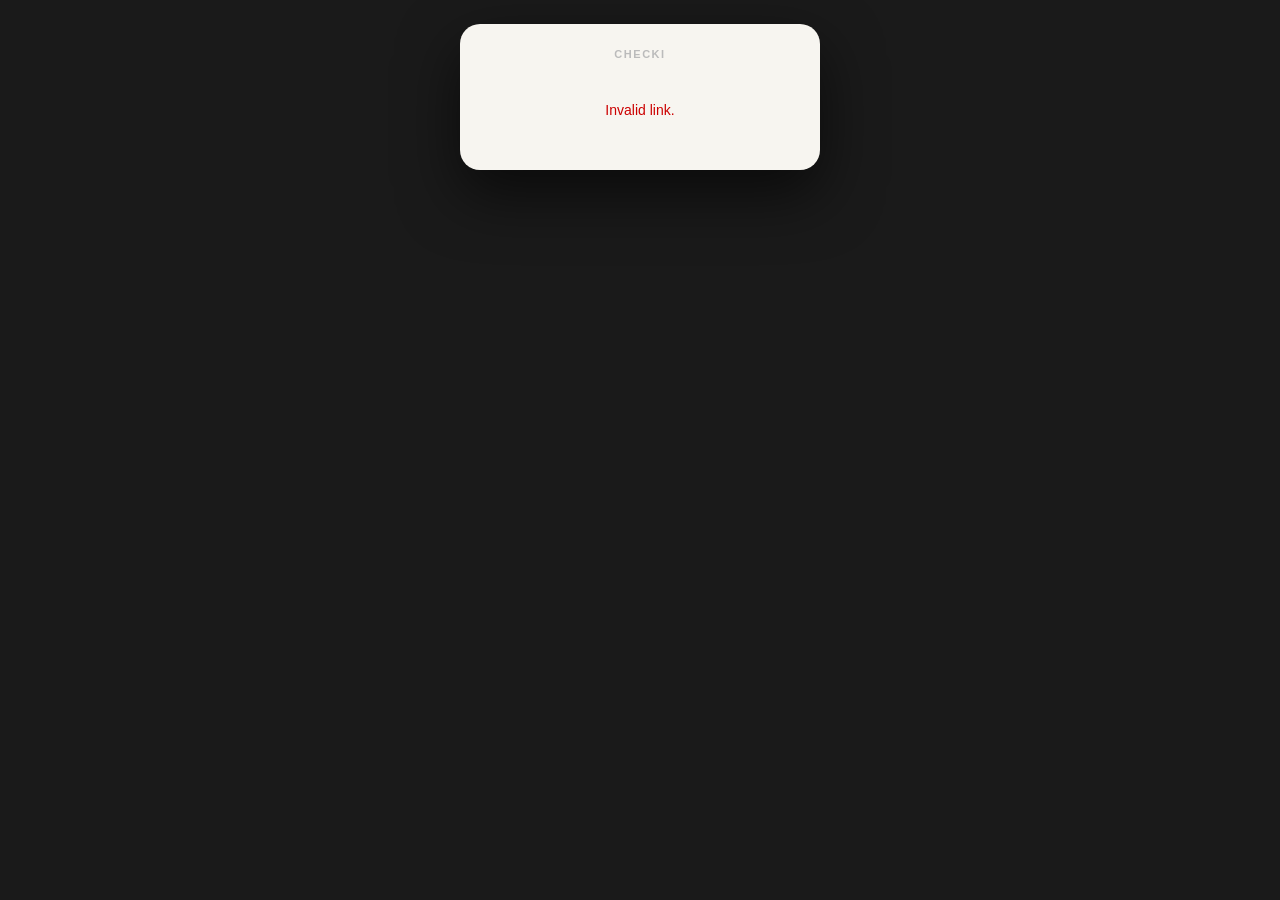
<file: landing/r/index.html>
<!DOCTYPE html>
<html lang="en">
<head>
  <meta charset="UTF-8">
  <meta name="viewport" content="width=device-width, initial-scale=1.0">
  <title>Your Receipt · Checki</title>
  <style>
    * { box-sizing: border-box; margin: 0; padding: 0; }
    body {
      background: #1a1a1a;
      min-height: 100vh;
      display: flex;
      align-items: flex-start;
      justify-content: center;
      padding: 24px 16px 48px;
      font-family: -apple-system, BlinkMacSystemFont, "Segoe UI", sans-serif;
    }
    .receipt {
      background: #f7f5f0;
      border-radius: 20px;
      padding: 24px 20px 20px;
      width: min(100%, 360px);
      box-shadow: 0 24px 60px rgba(0,0,0,.6);
    }
    .brand {
      text-align: center;
      font-size: 11px;
      font-weight: 700;
      text-transform: uppercase;
      letter-spacing: .14em;
      color: #bbb;
      margin-bottom: 10px;
    }
    .venue {
      text-align: center;
      font-size: 15px;
      font-weight: 700;
      color: #111;
    }
    .check-num {
      text-align: center;
      font-size: 22px;
      font-weight: 800;
      color: #111;
      margin-top: 4px;
    }
    .guest {
      text-align: center;
      font-size: 13px;
      color: #777;
      margin-top: 2px;
    }
    .dash {
      border: none;
      border-top: 1px dashed #ccc;
      margin: 14px 0;
    }
    .items { display: flex; flex-direction: column; gap: 6px; }
    .row {
      display: flex;
      align-items: baseline;
      gap: 6px;
      font-size: 14px;
      color: #222;
    }
    .name { flex: 1; overflow: hidden; text-overflow: ellipsis; white-space: nowrap; }
    .qty  { font-size: 12px; color: #999; flex: 0 0 auto; }
    .amt  { font-weight: 600; white-space: nowrap; min-width: 48px; text-align: right; }
    .total-label {
      text-align: right;
      font-size: 11px;
      font-weight: 600;
      text-transform: uppercase;
      letter-spacing: .08em;
      color: #aaa;
      margin-bottom: 2px;
    }
    .total-val {
      text-align: right;
      font-size: 36px;
      font-weight: 800;
      color: #111;
      line-height: 1;
    }
    .ts {
      text-align: right;
      font-size: 11px;
      color: #bbb;
      margin-top: 4px;
    }
    .status-badge {
      display: inline-block;
      padding: 3px 9px;
      border-radius: 20px;
      font-size: 11px;
      font-weight: 600;
      text-transform: uppercase;
      letter-spacing: .05em;
    }
    .status-open { background: #fff3cd; color: #856404; }
    .status-closed { background: #d1e7dd; color: #0a5c36; }
    .status-row { text-align: center; margin-bottom: 6px; }
    .loading { text-align: center; color: #999; padding: 32px 0; font-size: 14px; }
    .error { text-align: center; color: #c00; padding: 32px 0; font-size: 14px; }
    .powered {
      text-align: center;
      font-size: 11px;
      color: #bbb;
      margin-top: 20px;
    }
    .powered a { color: #bbb; text-decoration: none; }
  </style>
</head>
<body>
  <div class="receipt" id="receipt">
    <div class="brand">Checki</div>
    <div class="loading" id="state">Loading…</div>
  </div>
  <script>
    const API = "https://api.checki.ge";

    function esc(s) {
      return (s || "").toString().replace(/[&<>"']/g, c =>
        ({"&":"&amp;","<":"&lt;",">":"&gt;",'"':"&quot;","'":"&#39;"}[c]));
    }
    function money(x) {
      const n = Number(x || 0);
      return isFinite(n) ? n.toFixed(2).replace(/\.00$/, "") : "0";
    }

    const token = new URLSearchParams(location.search).get("t");
    if (!token) {
      document.getElementById("state").className = "error";
      document.getElementById("state").textContent = "Invalid link.";
    } else {
      fetch(`${API}/api/receipt/${encodeURIComponent(token)}`)
        .then(r => r.ok ? r.json() : Promise.reject(r.status))
        .then(d => {
          const ts = d.closed_at
            ? new Date(d.closed_at).toLocaleString(undefined, {day:"numeric",month:"short",hour:"2-digit",minute:"2-digit"})
            : "Open";
          const itemsHtml = (d.items || []).map(it => `
            <div class="row">
              <span class="name">${esc(it.name)}</span>
              <span class="qty">×${it.qty}</span>
              <span class="amt">${money(it.line_total)} ₾</span>
            </div>`).join("") || '<div class="loading">Empty</div>';
          const badge = d.status === "open"
            ? '<span class="status-badge status-open">Open</span>'
            : '<span class="status-badge status-closed">Paid</span>';

          document.getElementById("receipt").innerHTML = `
            <div class="brand">Checki</div>
            <div class="venue">${esc(d.venue)}</div>
            <div class="check-num">#${esc(String(d.number || ""))}</div>
            <div class="guest">${esc(d.guest || "")}</div>
            <div class="status-row">${badge}</div>
            <hr class="dash">
            <div class="items">${itemsHtml}</div>
            <hr class="dash">
            <div class="total-label">Total</div>
            <div class="total-val">${money(d.total)} ₾</div>
            <div class="ts">${esc(ts)}</div>
            <div class="powered"><a href="https://checki.ge">Powered by Checki</a></div>
          `;
        })
        .catch(() => {
          document.getElementById("state").className = "error";
          document.getElementById("state").textContent = "Receipt not found.";
        });
    }
  </script>
</body>
</html>
</file>
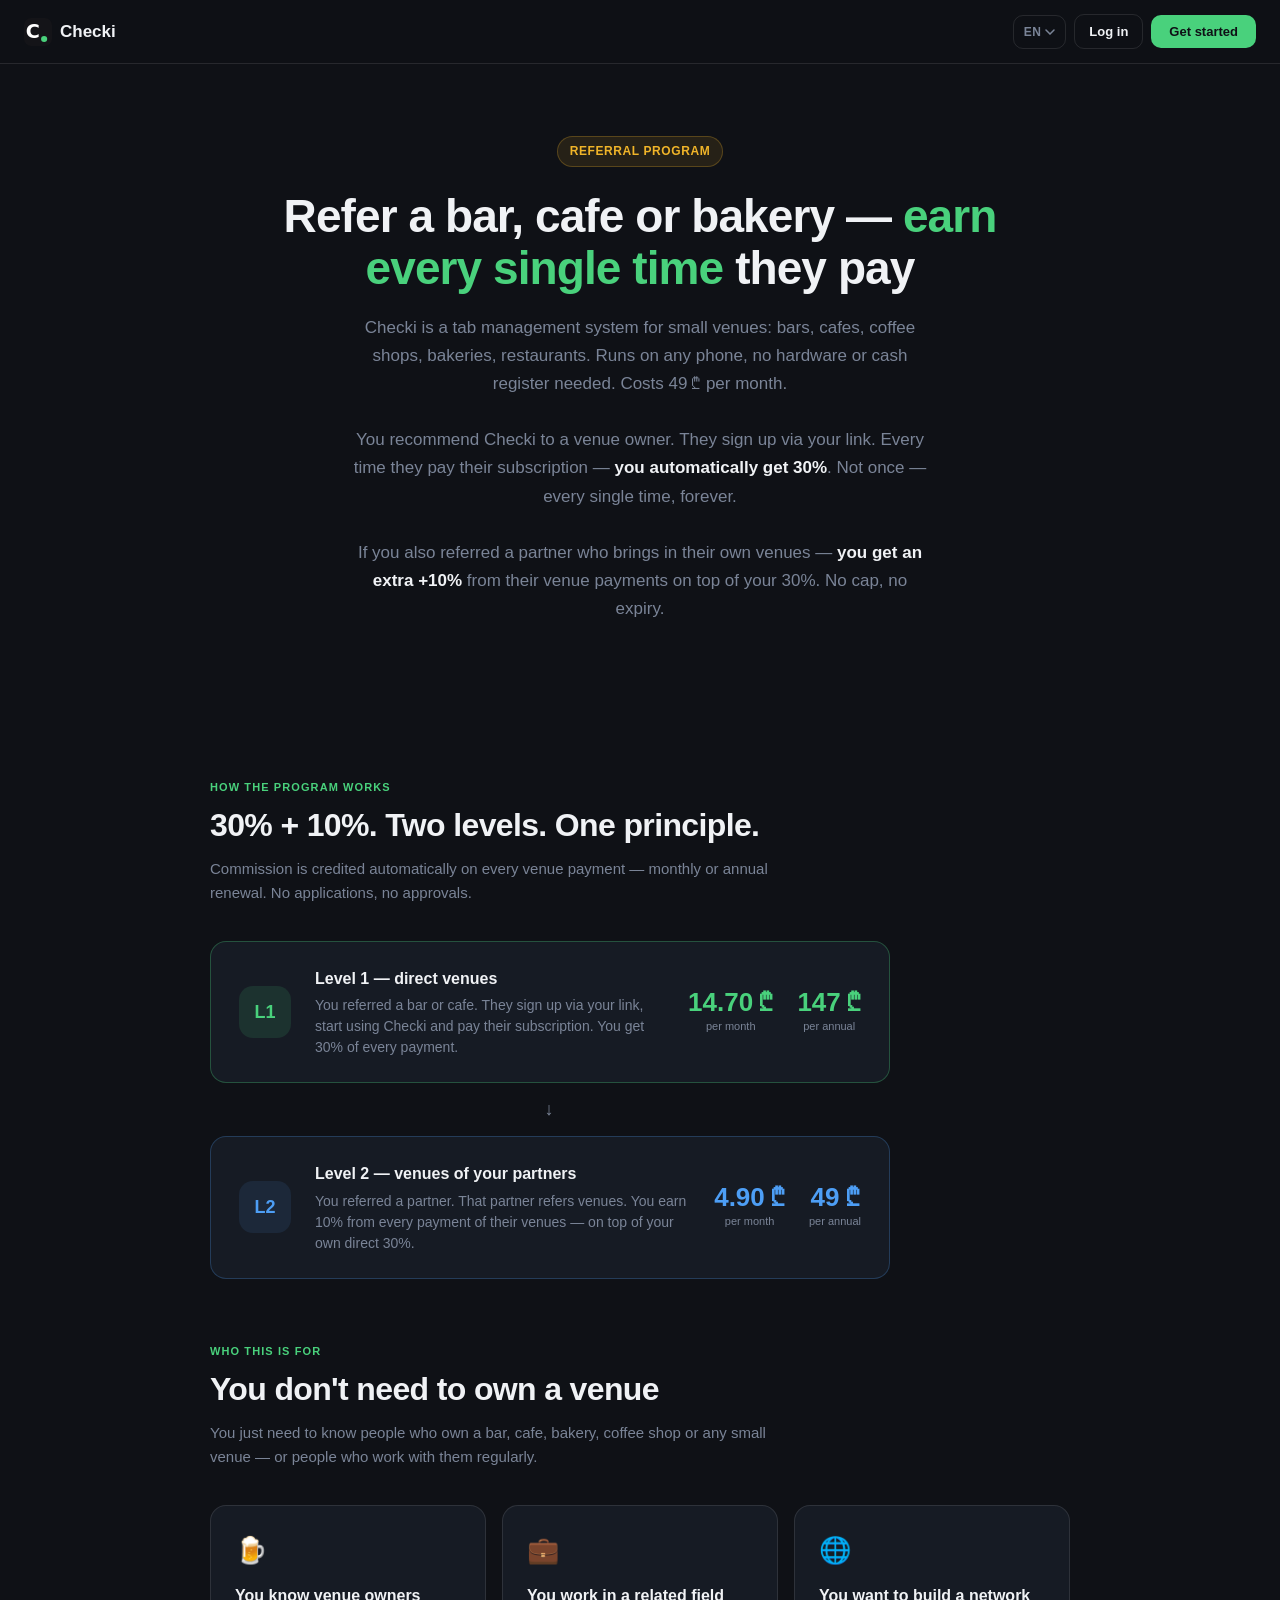
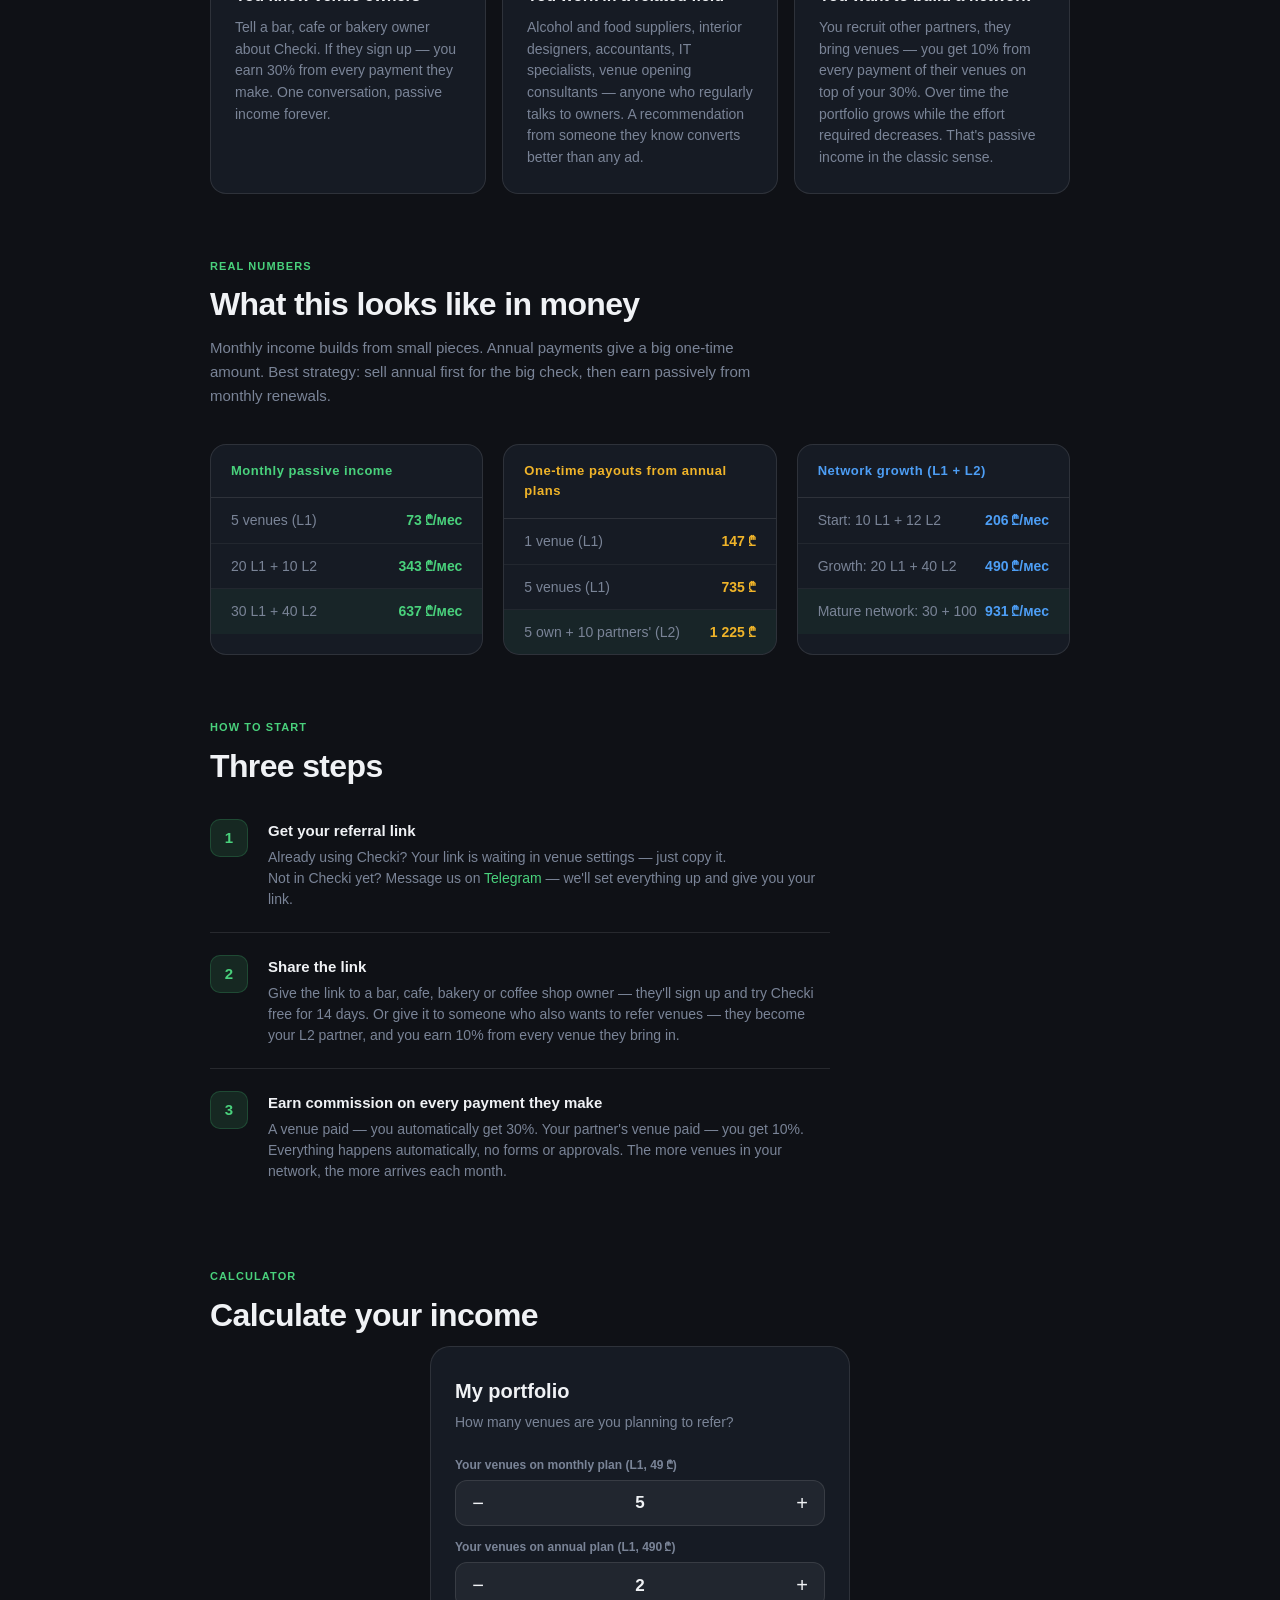
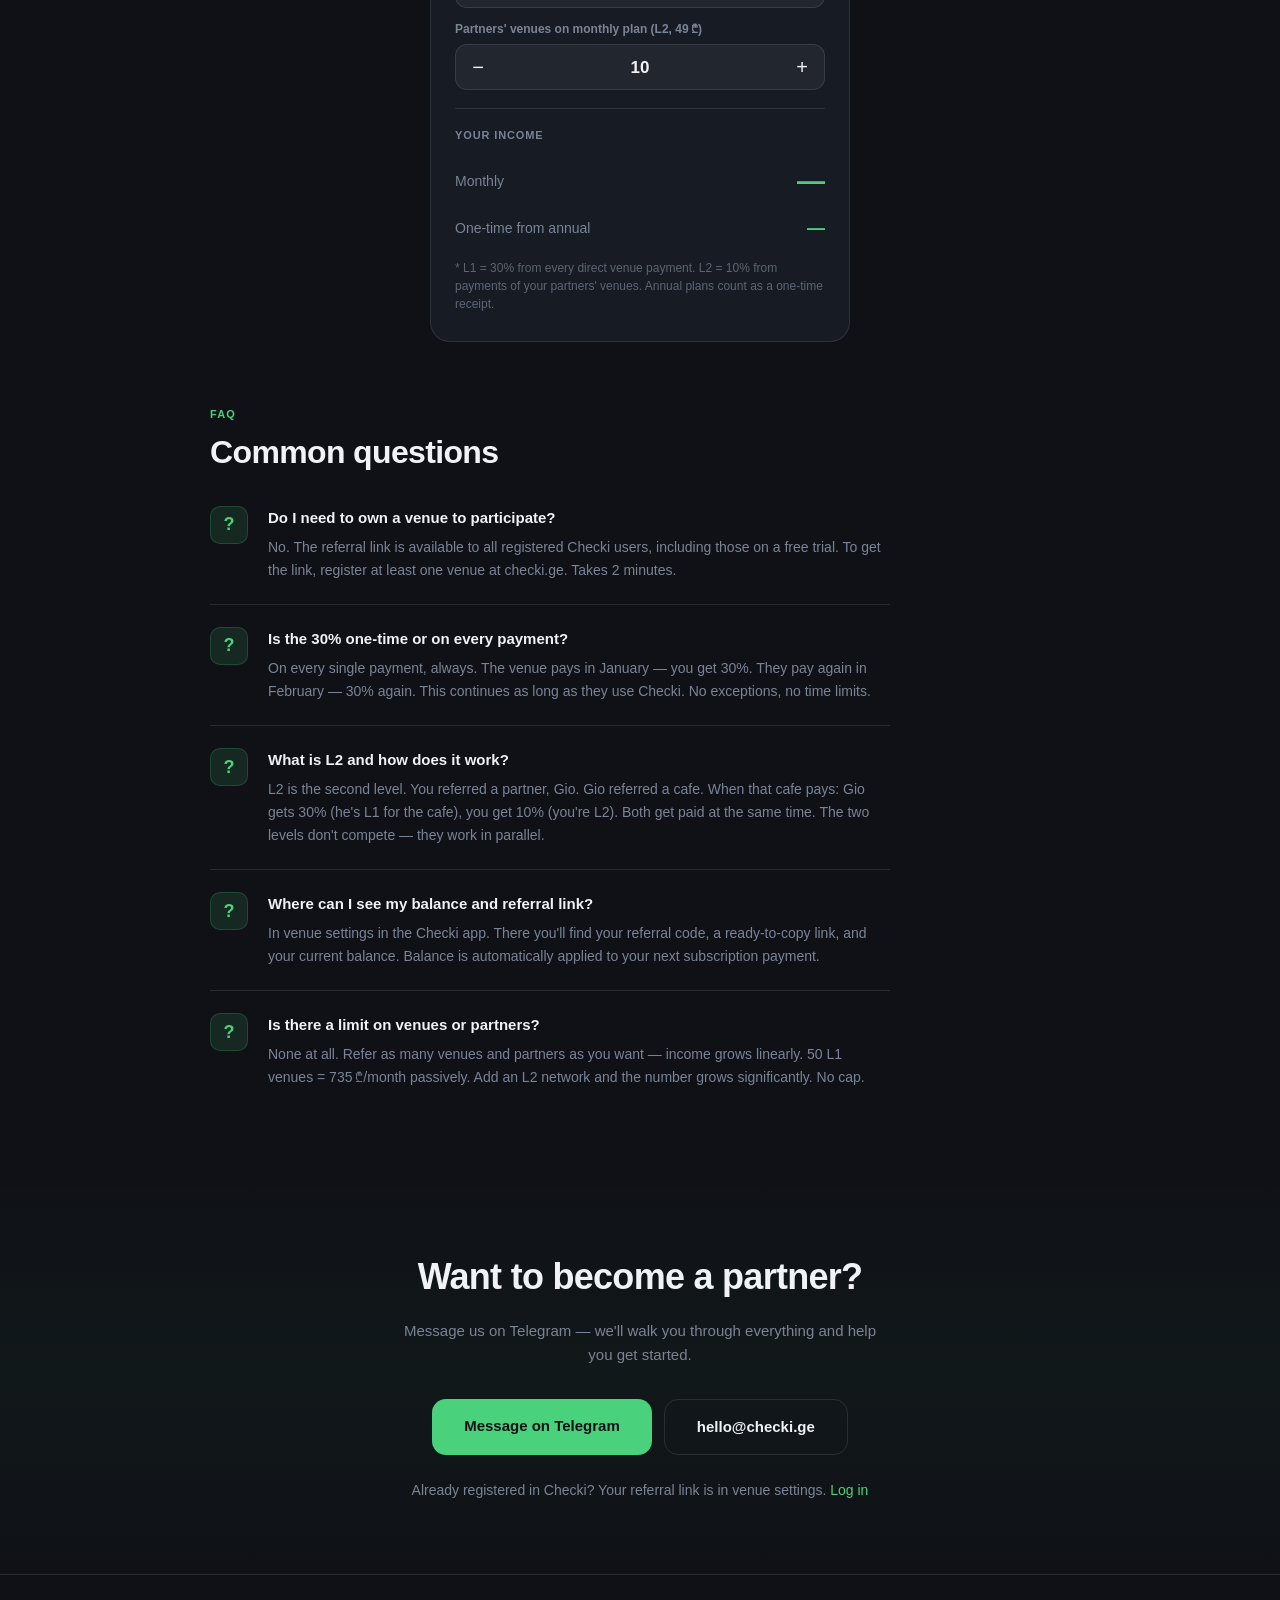
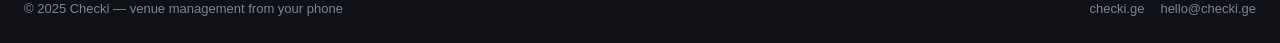
<file: landing/referral/index.html>
<!doctype html>
<html lang="ru">
<head>
  <meta charset="utf-8" />
  <meta name="viewport" content="width=device-width,initial-scale=1,viewport-fit=cover" />
  <link rel="icon" type="image/svg+xml" href="data:image/svg+xml,<svg xmlns='http://www.w3.org/2000/svg' viewBox='0 0 32 32'><rect width='32' height='32' rx='8' fill='%23141418'/><text y='23' x='2' font-size='22' font-family='system-ui,sans-serif' font-weight='900' fill='white'>C</text><circle cx='23' cy='24' r='3.5' fill='%2349d17c'/></svg>" />

  <title>Реферальная программа Checki — 30% с каждого платежа, навсегда</title>
  <meta name="description" content="Приведите бар или кафе в Checki — получайте 30% с каждой их оплаты. Привели партнёра — ещё 10% с его заведений. Рекуррентно, без потолка." />
  <link rel="canonical" href="https://checki.ge/referral/" />
  <meta property="og:type" content="website" />
  <meta property="og:url" content="https://checki.ge/referral/" />
  <meta property="og:title" content="Реферальная программа Checki — 30% с каждого платежа" />
  <meta property="og:description" content="Приведите бар — получайте 30% с каждой их оплаты навсегда. Привели партнёра — ещё 10% с его заведений. Два уровня, без потолка." />

  <style>
    *, *::before, *::after { box-sizing: border-box; margin: 0; padding: 0; }
    :root {
      --bg:      #0f1116;
      --surface: #161b24;
      --border:  rgba(255,255,255,.10);
      --text:    #f0f2f5;
      --muted:   #7a8497;
      --accent:  #49d17c;
      --accent2: #2eb865;
      --gold:    #f0b429;
      --gold-bg: rgba(240,180,41,.10);
      --blue:    #4d9ef5;
      --blue-bg: rgba(77,158,245,.10);
    }
    html { scroll-behavior: smooth; }
    body {
      background: var(--bg); color: var(--text);
      font-family: -apple-system, BlinkMacSystemFont, "Segoe UI", sans-serif;
      line-height: 1.6; -webkit-font-smoothing: antialiased;
    }
    a { color: var(--accent); text-decoration: none; }

    /* ── NAV ── */
    nav {
      position: sticky; top: 0; z-index: 100;
      display: flex; align-items: center; justify-content: space-between;
      padding: 14px 24px;
      background: rgba(15,17,22,.92); backdrop-filter: blur(12px);
      border-bottom: 1px solid var(--border); gap: 12px;
    }
    .navLogo { display: flex; align-items: center; gap: 8px; text-decoration: none; flex-shrink: 0; }
    .navLogoText { font-size: 17px; font-weight: 800; color: var(--text); }
    .navRight { display: flex; align-items: center; gap: 8px; }
    .navBtn {
      box-sizing: border-box; display: block; line-height: 1;
      padding: 10px 14px; border-radius: 10px;
      font-family: inherit; font-weight: 700; font-size: 13px;
      white-space: nowrap; text-decoration: none; cursor: pointer;
      flex-shrink: 0; -webkit-tap-highlight-color: transparent;
    }
    .navLogin { background: none; border: 1px solid var(--border); color: var(--text); transition: border-color .15s; }
    .navLogin:hover { border-color: rgba(255,255,255,.3); }
    .navCta { background: var(--accent); color: #0f1116; padding-left: 18px; padding-right: 18px; transition: background .15s; }
    .navCta:hover { background: var(--accent2); }
    .langDrop { position: relative; }
    .langDropBtn {
      background: none; border: 1px solid var(--border); color: var(--muted);
      font-size: 12px; font-weight: 700; padding: 10px 10px; border-radius: 10px; cursor: pointer;
      letter-spacing: .04em; transition: all .15s; display: flex; align-items: center; gap: 4px;
      box-sizing: border-box; line-height: 1; flex-shrink: 0; font-family: inherit;
    }
    .langDropBtn:hover { color: var(--text); }
    .langDropMenu {
      display: none; position: absolute; top: calc(100% + 6px); right: 0;
      background: var(--surface); border: 1px solid var(--border);
      border-radius: 10px; overflow: hidden; min-width: 110px; z-index: 200;
    }
    .langDropMenu.open { display: block; }
    .langOpt {
      display: block; width: 100%; text-align: left; background: none; border: none;
      padding: 9px 14px; color: var(--muted); font-size: 13px; font-weight: 600;
      cursor: pointer; transition: background .1s; font-family: inherit;
    }
    .langOpt:hover { background: rgba(255,255,255,.06); color: var(--text); }
    .langOpt.active { color: var(--text); }

    /* ── LAYOUT ── */
    .wrap { max-width: 900px; margin: 0 auto; padding: 0 20px; }
    section { padding: 64px 20px; }
    section + section { padding-top: 0; }
    .sectionLabel {
      font-size: 11px; font-weight: 800; letter-spacing: .1em;
      text-transform: uppercase; color: var(--accent); margin-bottom: 10px;
    }
    .sectionTitle {
      font-size: clamp(22px, 4vw, 32px); font-weight: 900;
      line-height: 1.2; letter-spacing: -.02em; margin-bottom: 12px;
    }
    .sectionSub { font-size: 15px; color: var(--muted); max-width: 560px; margin-bottom: 36px; line-height: 1.6; }

    /* ── HERO ── */
    .hero { padding: 72px 20px 52px; text-align: center; }
    .heroBadge {
      display: inline-flex; align-items: center; gap: 6px;
      background: var(--gold-bg); border: 1px solid rgba(240,180,41,.25);
      color: var(--gold); border-radius: 100px;
      font-size: 12px; font-weight: 700; letter-spacing: .05em;
      padding: 5px 12px; margin-bottom: 24px; text-transform: uppercase;
    }
    .heroTitle {
      font-size: clamp(26px, 5.5vw, 46px); font-weight: 900;
      line-height: 1.12; letter-spacing: -.02em; margin-bottom: 20px;
      max-width: 720px; margin-left: auto; margin-right: auto;
    }
    .heroAccent { color: var(--accent); }
    .heroSub {
      font-size: clamp(15px, 2.5vw, 17px); color: var(--muted);
      max-width: 580px; margin: 0 auto 40px; line-height: 1.65;
    }
    .heroSub strong { color: var(--text); font-weight: 700; }

    /* ── SCHEME ── */
    .schemeBlock { display: flex; flex-direction: column; gap: 12px; max-width: 680px; }
    .schemeCard {
      background: var(--surface); border: 1px solid var(--border);
      border-radius: 16px; padding: 24px 28px;
      display: flex; align-items: center; gap: 24px; flex-wrap: wrap;
    }
    .schemeCard.l1 { border-color: rgba(73,209,124,.3); }
    .schemeCard.l2 { border-color: rgba(77,158,245,.25); }
    .schemeBadge {
      flex-shrink: 0; width: 52px; height: 52px; border-radius: 14px;
      display: flex; align-items: center; justify-content: center;
      font-size: 18px; font-weight: 900;
    }
    .schemeBadge.l1 { background: rgba(73,209,124,.12); color: var(--accent); }
    .schemeBadge.l2 { background: var(--blue-bg); color: var(--blue); }
    .schemeBody { flex: 1; min-width: 180px; }
    .schemeCardTitle { font-size: 16px; font-weight: 800; margin-bottom: 4px; }
    .schemeCardDesc { font-size: 14px; color: var(--muted); line-height: 1.5; }
    .schemeNumbers { display: flex; gap: 24px; flex-wrap: wrap; flex-shrink: 0; }
    .schemeNum { text-align: center; }
    .schemeNumVal { font-size: 26px; font-weight: 900; line-height: 1; }
    .schemeNumVal.green { color: var(--accent); }
    .schemeNumVal.blue  { color: var(--blue); }
    .schemeNumLabel { font-size: 11px; color: var(--muted); margin-top: 3px; }
    .schemeArrow {
      text-align: center; color: var(--muted); font-size: 18px;
      padding: 0 28px; letter-spacing: .1em;
    }

    /* ── WHO ── */
    .whoGrid { display: flex; gap: 16px; flex-wrap: wrap; }
    .whoCard {
      flex: 1; min-width: 220px;
      background: var(--surface); border: 1px solid var(--border);
      border-radius: 16px; padding: 24px;
    }
    .whoIcon { font-size: 26px; margin-bottom: 12px; }
    .whoTitle { font-size: 16px; font-weight: 800; margin-bottom: 8px; }
    .whoDesc { font-size: 14px; color: var(--muted); line-height: 1.55; }

    /* ── TABLES ── */
    .incomeTables { display: flex; gap: 20px; flex-wrap: wrap; }
    .incomeTable {
      flex: 1; min-width: 260px;
      background: var(--surface); border: 1px solid var(--border); border-radius: 16px;
      overflow: hidden;
    }
    .incomeTableHead {
      padding: 16px 20px; border-bottom: 1px solid var(--border);
      font-size: 13px; font-weight: 800; letter-spacing: .04em;
    }
    .incomeTableHead.green { color: var(--accent); }
    .incomeTableHead.gold  { color: var(--gold); }
    .incomeTableHead.blue  { color: var(--blue); }
    .incomeRow {
      display: flex; justify-content: space-between; align-items: center;
      padding: 11px 20px; border-bottom: 1px solid rgba(255,255,255,.05);
      font-size: 14px;
    }
    .incomeRow:last-child { border-bottom: none; }
    .incomeRow.highlight { background: rgba(73,209,124,.05); }
    .incomeRowLabel { color: var(--muted); }
    .incomeRowVal { font-weight: 800; }
    .incomeRowVal.green { color: var(--accent); }
    .incomeRowVal.gold  { color: var(--gold); }
    .incomeRowVal.blue  { color: var(--blue); }

    /* ── STEPS ── */
    .steps { display: flex; flex-direction: column; gap: 0; max-width: 620px; }
    .step { display: flex; gap: 20px; align-items: flex-start; padding: 22px 0; border-bottom: 1px solid var(--border); }
    .step:last-child { border-bottom: none; }
    .stepNum {
      width: 38px; height: 38px; border-radius: 10px; flex-shrink: 0;
      background: rgba(73,209,124,.12); border: 1px solid rgba(73,209,124,.2);
      display: flex; align-items: center; justify-content: center;
      font-size: 15px; font-weight: 900; color: var(--accent);
    }
    .stepTitle { font-size: 15px; font-weight: 800; margin-bottom: 4px; }
    .stepDesc { font-size: 14px; color: var(--muted); line-height: 1.5; }

    /* ── CALCULATOR ── */
    .calcWrap { display: flex; justify-content: center; }
    .calcBox {
      background: var(--surface); border: 1px solid var(--border);
      border-radius: 20px; padding: 28px 24px; width: min(100%, 420px);
    }
    .calcTitle { font-size: 20px; font-weight: 800; margin-bottom: 4px; }
    .calcSub { font-size: 14px; color: var(--muted); margin-bottom: 22px; }
    .calcGroup { margin-bottom: 12px; }
    .calcGroup label { display: block; font-size: 12px; font-weight: 600; margin-bottom: 5px; color: var(--muted); }
    .calcInput {
      width: 100%; background: rgba(255,255,255,.05); border: 1px solid var(--border);
      border-radius: 12px; color: var(--text); font-size: 15px; padding: 11px 13px;
      outline: none; transition: border-color .15s; font-family: inherit; -webkit-appearance: none;
    }
    .calcInput:focus { border-color: rgba(73,209,124,.5); }
    .calcDivider {
      font-size: 11px; font-weight: 700; letter-spacing: .08em; text-transform: uppercase;
      color: var(--muted); margin: 18px 0 14px; padding-top: 18px; border-top: 1px solid var(--border);
    }
    .calcResult { display: flex; flex-direction: column; gap: 10px; }
    .calcResultRow { display: flex; justify-content: space-between; align-items: center; }
    .calcResultLabel { font-size: 14px; color: var(--muted); }
    .calcResultVal { font-size: 18px; font-weight: 900; color: var(--accent); }
    .calcResultVal.big { font-size: 28px; }
    .calcNote { font-size: 12px; color: var(--muted); margin-top: 16px; opacity: .7; line-height: 1.5; }

    /* ── FAQ ── */
    .faqSteps { display: flex; flex-direction: column; gap: 0; max-width: 680px; }
    .faqStep { display: flex; gap: 20px; align-items: flex-start; padding: 22px 0; border-bottom: 1px solid var(--border); }
    .faqStep:last-child { border-bottom: none; }
    .faqMark {
      flex: 0 0 38px; height: 38px; border-radius: 10px;
      background: rgba(73,209,124,.12); border: 1px solid rgba(73,209,124,.2);
      color: var(--accent); font-size: 18px; font-weight: 900;
      display: flex; align-items: center; justify-content: center; flex-shrink: 0;
    }
    .faqStepQ { font-size: 15px; font-weight: 800; margin-bottom: 6px; }
    .faqStepA { font-size: 14px; color: var(--muted); line-height: 1.65; }

    /* ── STEPPER ── */
    .calcStepper {
      display: flex; align-items: center;
      background: rgba(255,255,255,.05); border: 1px solid var(--border); border-radius: 12px;
    }
    .calcStepBtn {
      width: 44px; height: 44px; background: none; border: none; color: var(--text);
      font-size: 20px; font-weight: 400; cursor: pointer; transition: background .1s;
      font-family: inherit; display: flex; align-items: center; justify-content: center;
      flex-shrink: 0; -webkit-tap-highlight-color: transparent; line-height: 1;
    }
    .calcStepBtn:hover { background: rgba(255,255,255,.08); }
    .calcStepBtn:first-child { border-radius: 12px 0 0 12px; }
    .calcStepBtn:last-child  { border-radius: 0 12px 12px 0; }
    .calcStepVal {
      flex: 1; text-align: center; font-size: 17px; font-weight: 800; color: var(--text);
      padding: 0 8px; pointer-events: none; user-select: none;
    }

    /* ── CTA ── */
    .ctaSection {
      text-align: center; padding: 72px 20px;
      background: linear-gradient(180deg, transparent 0%, rgba(73,209,124,.04) 50%, transparent 100%);
    }
    .ctaTitle { font-size: clamp(22px, 4.5vw, 36px); font-weight: 900; letter-spacing: -.02em; margin-bottom: 14px; }
    .ctaSub { font-size: 15px; color: var(--muted); max-width: 480px; margin: 0 auto 32px; line-height: 1.6; }
    .ctaBtnGroup { display: flex; gap: 12px; justify-content: center; flex-wrap: wrap; }
    .ctaBtn {
      display: inline-block; padding: 15px 32px; border-radius: 14px;
      font-size: 15px; font-weight: 800; text-decoration: none; font-family: inherit;
      transition: all .15s; cursor: pointer;
    }
    .ctaBtnPrimary { background: var(--accent); color: #0f1116; }
    .ctaBtnPrimary:hover { background: var(--accent2); }
    .ctaBtnSecondary { background: none; border: 1px solid var(--border); color: var(--text); }
    .ctaBtnSecondary:hover { border-color: rgba(255,255,255,.3); }
    .ctaRegistered { margin-top: 24px; font-size: 14px; color: var(--muted); }
    .ctaRegistered a { color: var(--accent); }

    /* ── FOOTER ── */
    footer {
      border-top: 1px solid var(--border); padding: 24px;
      display: flex; align-items: center; justify-content: space-between; flex-wrap: wrap; gap: 12px;
    }
    .footerLeft { font-size: 13px; color: var(--muted); }
    .footerRight { display: flex; gap: 16px; }
    .footerLink { font-size: 13px; color: var(--muted); transition: color .15s; }
    .footerLink:hover { color: var(--text); }

    /* ── RESPONSIVE ── */
    @media (max-width: 640px) {
      nav { padding: 12px 16px; }
      .hero { padding: 52px 16px 36px; }
      section { padding: 48px 16px; }
      .schemeCard { flex-direction: column; gap: 16px; }
      .schemeNumbers { gap: 16px; }
      footer { flex-direction: column; align-items: flex-start; }
    }

    /* ── LANG ── */
    [data-lang] { display: none; }
    .lang-ru [data-lang="ru"] { display: block; }
    .lang-en [data-lang="en"] { display: block; }
    .lang-ka [data-lang="ka"] { display: block; }
    [data-li] { display: none; }
    .lang-ru [data-li="ru"] { display: inline; }
    .lang-en [data-li="en"] { display: inline; }
    .lang-ka [data-li="ka"] { display: inline; }
  </style>
</head>
<body class="lang-ru">

<!-- NAV -->
<nav>
  <a href="https://checki.ge/" class="navLogo">
    <svg width="28" height="28" viewBox="0 0 32 32" fill="none">
      <rect width="32" height="32" rx="8" fill="#141418"/>
      <text y="23" x="2" font-size="22" font-family="system-ui,sans-serif" font-weight="900" fill="white">C</text>
      <circle cx="23" cy="24" r="3.5" fill="#49d17c"/>
    </svg>
    <span class="navLogoText">Checki</span>
  </a>
  <div class="navRight">
    <div class="langDrop">
      <button class="langDropBtn" id="langBtn">
        <span id="langLabel">RU</span>
        <svg width="10" height="6" viewBox="0 0 10 6" fill="none"><path d="M1 1l4 4 4-4" stroke="currentColor" stroke-width="1.5" stroke-linecap="round"/></svg>
      </button>
      <div class="langDropMenu" id="langMenu">
        <button class="langOpt active" data-l="ru">RU — Русский</button>
        <button class="langOpt" data-l="en">EN — English</button>
        <button class="langOpt" data-l="ka">KA — ქართული</button>
      </div>
    </div>
    <a href="https://checki.ge/app/" class="navBtn navLogin">
      <span data-li="ru">Войти</span><span data-li="en">Log in</span><span data-li="ka">შესვლა</span>
    </a>
    <a href="https://checki.ge/app/" class="navBtn navCta">
      <span data-li="ru">Начать</span><span data-li="en">Get started</span><span data-li="ka">დაწყება</span>
    </a>
  </div>
</nav>

<!-- HERO -->
<div class="hero">
  <div class="heroBadge">
    <span data-li="ru">Реферальная программа</span>
    <span data-li="en">Referral program</span>
    <span data-li="ka">რეფერალური პროგრამა</span>
  </div>

  <h1 class="heroTitle">
    <span data-li="ru">Привели бар, кафе или пекарню — <span class="heroAccent">получаете деньги каждый раз,</span> когда они платят</span>
    <span data-li="en">Refer a bar, cafe or bakery — <span class="heroAccent">earn every single time</span> they pay</span>
    <span data-li="ka">მოიყვანეთ ბარი, კაფე ან პურის ფუნცი — <span class="heroAccent">გამოიმუშავეთ ყოველ ჯერზე,</span> როცა ისინი იხდიან</span>
  </h1>

  <p class="heroSub">
    <span data-li="ru">Checki — система учёта чеков для небольших заведений: баров, кафе, кофеен, пекарен, ресторанов. Работает на обычном телефоне, без кассы и оборудования. Стоит 49 ₾ в месяц.<br><br>
    Вы рекомендуете Checki владельцу заведения. Они подключаются по вашей ссылке. Каждый раз, когда платят подписку — <strong>вам автоматически 30%</strong>. Не один раз — каждый раз, навсегда.<br><br>
    Если вы ещё и привели партнёра, который сам приводит заведения — <strong>вам ещё +10%</strong> с их платежей поверх ваших 30%. Без потолка, без срока действия.</span>

    <span data-li="en">Checki is a tab management system for small venues: bars, cafes, coffee shops, bakeries, restaurants. Runs on any phone, no hardware or cash register needed. Costs 49 ₾ per month.<br><br>
    You recommend Checki to a venue owner. They sign up via your link. Every time they pay their subscription — <strong>you automatically get 30%</strong>. Not once — every single time, forever.<br><br>
    If you also referred a partner who brings in their own venues — <strong>you get an extra +10%</strong> from their venue payments on top of your 30%. No cap, no expiry.</span>

    <span data-li="ka">Checki არის ჩეკების აღრიცხვის სისტემა პატარა დაწ.-სთვის: ბარები, კაფეები, ყავის მაღაზიები, პურის ფუნცები, რესტორნები. მუშაობს ჩვეულებრივ ტელეფონზე, სალარო აპარატის გარეშე. ღირს 49 ₾ თვეში.<br><br>
    თქვენ Checki-ს ურჩევთ დაწ. მფლობელს. ისინი თქვენი ბმულით რეგისტრირდებიან. ყოველ ჯერ, როცა გამოწერას იხდიან — <strong>ავტომატურად 30%</strong> თქვენთვის. ერთხელ კი არა — ყოველ ჯერზე, სამუდამოდ.<br><br>
    თუ პარტნიორიც მოიყვანეთ, ვინც თავად მოიყვანს დაწ.-ებს — <strong>კიდევ +10%</strong> მათი გადახდებიდან, თქვენი 30%-ის გარდა. ლიმიტი არ არის, ვადა არ არის.</span>
  </p>
</div>

<!-- SCHEME -->
<section>
  <div class="wrap">
    <div class="sectionLabel">
      <span data-li="ru">Как устроена программа</span>
      <span data-li="en">How the program works</span>
      <span data-li="ka">როგორ მუშაობს პროგრამა</span>
    </div>
    <h2 class="sectionTitle">
      <span data-li="ru">30% + 10%. Два уровня. Один принцип.</span>
      <span data-li="en">30% + 10%. Two levels. One principle.</span>
      <span data-li="ka">30% + 10%. ორი დონე. ერთი პრინციპი.</span>
    </h2>
    <p class="sectionSub">
      <span data-li="ru">Комиссия начисляется автоматически при каждой оплате заведения — при продлении на месяц или год. Без заявок, без подтверждений.</span>
      <span data-li="en">Commission is credited automatically on every venue payment — monthly or annual renewal. No applications, no approvals.</span>
      <span data-li="ka">კომისია ავტომატურად ირიცხება ყოველ გადახდაზე — თვიური ან წლიური განახლებისას. განაცხადები ან დადასტურება საჭირო არ არის.</span>
    </p>

    <div class="schemeBlock">
      <!-- L1 -->
      <div class="schemeCard l1">
        <div class="schemeBadge l1">L1</div>
        <div class="schemeBody">
          <div class="schemeCardTitle">
            <span data-li="ru">Первый уровень — прямые заведения</span>
            <span data-li="en">Level 1 — direct venues</span>
            <span data-li="ka">პირველი დონე — პირდაპირი დაწესებულებები</span>
          </div>
          <div class="schemeCardDesc">
            <span data-li="ru">Вы привели бар или кафе. Они регистрируются по вашей ссылке, подключают Checki и платят подписку. С каждого их платежа — вам 30%.</span>
            <span data-li="en">You referred a bar or cafe. They sign up via your link, start using Checki and pay their subscription. You get 30% of every payment.</span>
            <span data-li="ka">თქვენ მოიყვანეთ ბარი ან კაფე. ისინი რეგისტრირდებიან თქვენი ბმულით, იყენებენ Checki-ს და იხდიან გამოწერას. მათი ყოველი გადახდიდან — 30% თქვენთვის.</span>
          </div>
        </div>
        <div class="schemeNumbers">
          <div class="schemeNum">
            <div class="schemeNumVal green">14.70 ₾</div>
            <div class="schemeNumLabel">
              <span data-li="ru">с месячной</span><span data-li="en">per month</span><span data-li="ka">თვიურიდან</span>
            </div>
          </div>
          <div class="schemeNum">
            <div class="schemeNumVal green">147 ₾</div>
            <div class="schemeNumLabel">
              <span data-li="ru">с годовой</span><span data-li="en">per annual</span><span data-li="ka">წლიურიდან</span>
            </div>
          </div>
        </div>
      </div>

      <div class="schemeArrow">↓</div>

      <!-- L2 -->
      <div class="schemeCard l2">
        <div class="schemeBadge l2">L2</div>
        <div class="schemeBody">
          <div class="schemeCardTitle">
            <span data-li="ru">Второй уровень — заведения ваших партнёров</span>
            <span data-li="en">Level 2 — venues of your partners</span>
            <span data-li="ka">მეორე დონე — თქვენი პარტნიორების დაწესებულებები</span>
          </div>
          <div class="schemeCardDesc">
            <span data-li="ru">Вы привели партнёра. Он сам приводит заведения. Вы получаете 10% с каждого их платежа — дополнительно к своим прямым 30%.</span>
            <span data-li="en">You referred a partner. That partner refers venues. You earn 10% from every payment of their venues — on top of your own direct 30%.</span>
            <span data-li="ka">თქვენ მოიყვანეთ პარტნიორი. მან მოიყვანა დაწესებულებები. თქვენ იღებთ 10%-ს მათი ყოველი გადახდიდან — პირდაპირი 30%-ის გარდა.</span>
          </div>
        </div>
        <div class="schemeNumbers">
          <div class="schemeNum">
            <div class="schemeNumVal blue">4.90 ₾</div>
            <div class="schemeNumLabel">
              <span data-li="ru">с месячной</span><span data-li="en">per month</span><span data-li="ka">თვიურიდან</span>
            </div>
          </div>
          <div class="schemeNum">
            <div class="schemeNumVal blue">49 ₾</div>
            <div class="schemeNumLabel">
              <span data-li="ru">с годовой</span><span data-li="en">per annual</span><span data-li="ka">წლიურიდან</span>
            </div>
          </div>
        </div>
      </div>
    </div>
  </div>
</section>

<!-- WHO IS IT FOR -->
<section>
  <div class="wrap">
    <div class="sectionLabel">
      <span data-li="ru">Для кого это</span>
      <span data-li="en">Who this is for</span>
      <span data-li="ka">ვისთვის არის ეს</span>
    </div>
    <h2 class="sectionTitle">
      <span data-li="ru">Для этого не нужно владеть заведением</span>
      <span data-li="en">You don't need to own a venue</span>
      <span data-li="ka">ამისთვის საჭირო არ არის დაწ. ქონა</span>
    </h2>
    <p class="sectionSub">
      <span data-li="ru">Достаточно знать людей, у которых есть бар, кафе, пекарня, кофейня или любое небольшое заведение — или тех, кто с ними регулярно работает.</span>
      <span data-li="en">You just need to know people who own a bar, cafe, bakery, coffee shop or any small venue — or people who work with them regularly.</span>
      <span data-li="ka">საკმარისია იცნობდეთ ადამიანებს, რომლებსაც ბარი, კაფე, პურის ფუნცი ან სხვა პატარა დაწ. აქვთ — ან მათთან რეგულარულად მომუშავეებს.</span>
    </p>
    <div class="whoGrid">
      <div class="whoCard">
        <div class="whoIcon">&#127866;</div>
        <div class="whoTitle">
          <span data-li="ru">Вы знаете владельцев заведений</span>
          <span data-li="en">You know venue owners</span>
          <span data-li="ka">თქვენ იცნობთ დაწ. მფლობელებს</span>
        </div>
        <div class="whoDesc">
          <span data-li="ru">Расскажите про Checki владельцу бара, кафе или пекарни. Если они подключатся — будете получать 30% с каждой их оплаты. Один разговор, пассивный доход навсегда.</span>
          <span data-li="en">Tell a bar, cafe or bakery owner about Checki. If they sign up — you earn 30% from every payment they make. One conversation, passive income forever.</span>
          <span data-li="ka">მოუყვეთ ბარის, კაფეს ან პურის ფუნცის მფლობელს Checki-ს შესახებ. თუ დარეგისტრირდებიან — 30%-ს იღებთ მათი ყოველი გადახდიდან. ერთი საუბარი, პასიური შემოსავალი სამუდამოდ.</span>
        </div>
      </div>
      <div class="whoCard">
        <div class="whoIcon">&#128188;</div>
        <div class="whoTitle">
          <span data-li="ru">Вы работаете в смежной сфере</span>
          <span data-li="en">You work in a related field</span>
          <span data-li="ka">თქვენ მომიჯნავე სფეროში მუშაობთ</span>
        </div>
        <div class="whoDesc">
          <span data-li="ru">Поставщики алкоголя и продуктов, дизайнеры интерьеров, бухгалтеры, IT-специалисты, консультанты по открытию заведений — все, кто регулярно общается с владельцами. Рекомендация от знакомого конвертируется лучше любой рекламы.</span>
          <span data-li="en">Alcohol and food suppliers, interior designers, accountants, IT specialists, venue opening consultants — anyone who regularly talks to owners. A recommendation from someone they know converts better than any ad.</span>
          <span data-li="ka">ალკოჰოლისა და პროდუქტის მომწოდებლები, ინტერიერის დიზაინერები, ბუღალტრები, IT სპეციალისტები, კონსულტანტები — ვინც მფლობელებს რეგულარულად ესაუბრება. ნაცნობის რეკომენდაცია ნებისმიერ რეკლამაზე უკეთ მუშაობს.</span>
        </div>
      </div>
      <div class="whoCard">
        <div class="whoIcon">&#127760;</div>
        <div class="whoTitle">
          <span data-li="ru">Вы хотите построить сеть</span>
          <span data-li="en">You want to build a network</span>
          <span data-li="ka">გსურთ ქსელის შექმნა</span>
        </div>
        <div class="whoDesc">
          <span data-li="ru">Привлекаете других партнёров, они сами приводят заведения — вы получаете 10% с каждого их платежа поверх своих 30%. Со временем портфель растёт, а активных усилий требуется всё меньше. Это и есть пассивный доход в классическом смысле.</span>
          <span data-li="en">You recruit other partners, they bring venues — you get 10% from every payment of their venues on top of your 30%. Over time the portfolio grows while the effort required decreases. That's passive income in the classic sense.</span>
          <span data-li="ka">ახალ პარტნიორებს იზიდავთ, ისინი თავად მოიყვანენ დაწ.-ებს — 10%-ს იღებთ მათი ყოველი გადახდიდან, საკუთარი 30%-ის გარდა. დროთა განმავლობაში პორტფელი იზრდება, ძალისხმევა კი მცირდება. ეს არის პასიური შემოსავალი კლასიკური გაგებით.</span>
        </div>
      </div>
    </div>
  </div>
</section>

<!-- INCOME TABLES -->
<section>
  <div class="wrap">
    <div class="sectionLabel">
      <span data-li="ru">Реальные цифры</span>
      <span data-li="en">Real numbers</span>
      <span data-li="ka">რეალური ციფრები</span>
    </div>
    <h2 class="sectionTitle">
      <span data-li="ru">Сколько это в деньгах</span>
      <span data-li="en">What this looks like in money</span>
      <span data-li="ka">რამდენია ეს ფულში</span>
    </h2>
    <p class="sectionSub">
      <span data-li="ru">Месячный доход накапливается из маленьких частей. Годовые — дают большой разовый чек. Лучшая стратегия: сначала продаёте годовую, потом забываете и получаете пассивно с месячных.</span>
      <span data-li="en">Monthly income builds from small pieces. Annual payments give a big one-time amount. Best strategy: sell annual first for the big check, then earn passively from monthly renewals.</span>
      <span data-li="ka">თვიური შემოსავალი პატარა ნაწილებიდან გროვდება. წლიური — დიდ ერთჯერად თანხას იძლევა. საუკეთესო სტრატეგია: ჯერ წლიურს ყიდით დიდი შემოსავლისთვის, შემდეგ პასიურად იღებთ თვიურიდან.</span>
    </p>

    <div class="incomeTables">
      <!-- Monthly passive -->
      <div class="incomeTable">
        <div class="incomeTableHead green">
          <span data-li="ru">Ежемесячный пассивный доход</span>
          <span data-li="en">Monthly passive income</span>
          <span data-li="ka">ყოველთვიური პასიური შემოსავალი</span>
        </div>
        <div class="incomeRow">
          <span class="incomeRowLabel">
            <span data-li="ru">5 заведений (L1)</span>
            <span data-li="en">5 venues (L1)</span>
            <span data-li="ka">5 დაწ. (L1)</span>
          </span>
          <span class="incomeRowVal green">73 ₾/мес</span>
        </div>
        <div class="incomeRow">
          <span class="incomeRowLabel">
            <span data-li="ru">20 L1 + 10 L2</span>
            <span data-li="en">20 L1 + 10 L2</span>
            <span data-li="ka">20 L1 + 10 L2</span>
          </span>
          <span class="incomeRowVal green">343 ₾/мес</span>
        </div>
        <div class="incomeRow highlight">
          <span class="incomeRowLabel">
            <span data-li="ru">30 L1 + 40 L2</span>
            <span data-li="en">30 L1 + 40 L2</span>
            <span data-li="ka">30 L1 + 40 L2</span>
          </span>
          <span class="incomeRowVal green">637 ₾/мес</span>
        </div>
      </div>

      <!-- Annual one-time -->
      <div class="incomeTable">
        <div class="incomeTableHead gold">
          <span data-li="ru">Разовые выплаты с годовых</span>
          <span data-li="en">One-time payouts from annual plans</span>
          <span data-li="ka">ერთჯერადი გადახდები წლიური გეგმებიდან</span>
        </div>
        <div class="incomeRow">
          <span class="incomeRowLabel">
            <span data-li="ru">1 бар (L1)</span>
            <span data-li="en">1 venue (L1)</span>
            <span data-li="ka">1 ბარი (L1)</span>
          </span>
          <span class="incomeRowVal gold">147 ₾</span>
        </div>
        <div class="incomeRow">
          <span class="incomeRowLabel">
            <span data-li="ru">5 баров (L1)</span>
            <span data-li="en">5 venues (L1)</span>
            <span data-li="ka">5 ბარი (L1)</span>
          </span>
          <span class="incomeRowVal gold">735 ₾</span>
        </div>
        <div class="incomeRow highlight">
          <span class="incomeRowLabel">
            <span data-li="ru">5 своих + 10 чужих (L2)</span>
            <span data-li="en">5 own + 10 partners' (L2)</span>
            <span data-li="ka">5 საკუთარი + 10 სხვისი (L2)</span>
          </span>
          <span class="incomeRowVal gold">1 225 ₾</span>
        </div>
      </div>

      <!-- Network growth -->
      <div class="incomeTable">
        <div class="incomeTableHead blue">
          <span data-li="ru">Рост сети (L1 + L2)</span>
          <span data-li="en">Network growth (L1 + L2)</span>
          <span data-li="ka">ქსელის ზრდა (L1 + L2)</span>
        </div>
        <div class="incomeRow">
          <span class="incomeRowLabel">
            <span data-li="ru">Старт: 10 L1 + 12 L2</span>
            <span data-li="en">Start: 10 L1 + 12 L2</span>
            <span data-li="ka">დაწყება: 10 L1 + 12 L2</span>
          </span>
          <span class="incomeRowVal blue">206 ₾/мес</span>
        </div>
        <div class="incomeRow">
          <span class="incomeRowLabel">
            <span data-li="ru">Рост: 20 L1 + 40 L2</span>
            <span data-li="en">Growth: 20 L1 + 40 L2</span>
            <span data-li="ka">ზრდა: 20 L1 + 40 L2</span>
          </span>
          <span class="incomeRowVal blue">490 ₾/мес</span>
        </div>
        <div class="incomeRow highlight">
          <span class="incomeRowLabel">
            <span data-li="ru">Зрелая сеть: 30 + 100</span>
            <span data-li="en">Mature network: 30 + 100</span>
            <span data-li="ka">მომწიფებული ქსელი: 30 + 100</span>
          </span>
          <span class="incomeRowVal blue">931 ₾/мес</span>
        </div>
      </div>
    </div>
  </div>
</section>

<!-- HOW TO START -->
<section>
  <div class="wrap">
    <div class="sectionLabel">
      <span data-li="ru">Как начать</span>
      <span data-li="en">How to start</span>
      <span data-li="ka">როგორ დავიწყოთ</span>
    </div>
    <h2 class="sectionTitle">
      <span data-li="ru">Три шага</span>
      <span data-li="en">Three steps</span>
      <span data-li="ka">სამი ნაბიჯი</span>
    </h2>
    <div class="steps">
      <div class="step">
        <div class="stepNum">1</div>
        <div>
          <div class="stepTitle">
            <span data-li="ru">Получите реферальную ссылку</span>
            <span data-li="en">Get your referral link</span>
            <span data-li="ka">მიიღეთ რეფერალური ბმული</span>
          </div>
          <div class="stepDesc">
            <span data-li="ru">Уже пользуетесь Checki? Ссылка уже ждёт вас в настройках заведения — просто скопируйте.<br>Ещё не в Checki? Напишите нам в <a href="https://t.me/CheckiService_Bot" target="_blank">Telegram</a> — мы всё настроим и выдадим вашу ссылку.</span>
            <span data-li="en">Already using Checki? Your link is waiting in venue settings — just copy it.<br>Not in Checki yet? Message us on <a href="https://t.me/CheckiService_Bot" target="_blank">Telegram</a> — we'll set everything up and give you your link.</span>
            <span data-li="ka">უკვე იყენებთ Checki-ს? ბმული უკვე პარამეტრებში გელოდებათ — უბრალოდ დააკოპირეთ.<br>ჯერ არ ხართ Checki-ში? მოგვწერეთ <a href="https://t.me/CheckiService_Bot" target="_blank">Telegram-ში</a> — ყველაფერს მოვაწყობთ.</span>
          </div>
        </div>
      </div>
      <div class="step">
        <div class="stepNum">2</div>
        <div>
          <div class="stepTitle">
            <span data-li="ru">Поделитесь ссылкой</span>
            <span data-li="en">Share the link</span>
            <span data-li="ka">გაუზიარეთ ბმული</span>
          </div>
          <div class="stepDesc">
            <span data-li="ru">Дайте ссылку владельцу бара, кафе, пекарни или кофейни — они зарегистрируются и попробуют Checki 14 дней бесплатно. Или дайте ссылку другому человеку, который тоже хочет рекомендовать — он станет вашим партнёром второго уровня, и вы будете получать 10% с каждого его заведения.</span>
            <span data-li="en">Give the link to a bar, cafe, bakery or coffee shop owner — they'll sign up and try Checki free for 14 days. Or give it to someone who also wants to refer venues — they become your L2 partner, and you earn 10% from every venue they bring in.</span>
            <span data-li="ka">გაუზიარეთ ბმული ბარის, კაფეს, პურის ფუნცის ან ყავის მაღ. მფლობელს — დარეგ. და 14 დღე უფასოდ გამოსცდიან Checki-ს. ან გაუზიარეთ სხვას, ვინც თავადაც რეკომ. გინდა — ის L2 პარტნიორი გახდება, მისი დაწ.-ებიდანაც 10%-ს მიიღებთ.</span>
          </div>
        </div>
      </div>
      <div class="step">
        <div class="stepNum">3</div>
        <div>
          <div class="stepTitle">
            <span data-li="ru">Получайте комиссию при каждой их оплате</span>
            <span data-li="en">Earn commission on every payment they make</span>
            <span data-li="ka">მიიღეთ კომისია მათი ყოველი გადახდისას</span>
          </div>
          <div class="stepDesc">
            <span data-li="ru">Заведение оплатило подписку — вам автоматически 30%. Заведение вашего партнёра оплатило — вам 10%. Всё происходит само, без заявок и подтверждений. Чем больше заведений в вашей сети, тем больше приходит каждый месяц.</span>
            <span data-li="en">A venue paid — you automatically get 30%. Your partner's venue paid — you get 10%. Everything happens automatically, no forms or approvals. The more venues in your network, the more arrives each month.</span>
            <span data-li="ka">დაწ.-მა გადაიხადა — ავტომ. 30% თქვენთვის. პარტნიორის დაწ.-მა გადაიხადა — 10%. ყველაფერი ავტომ. ხდება, განაცხ. ან დადასტ. გარეშე. რაც მეტი დაწ. თქვენს ქსელში, მით მეტი გდის ყოველ თვე.</span>
          </div>
        </div>
      </div>
    </div>
  </div>
</section>

<!-- CALCULATOR -->
<section>
  <div class="wrap">
    <div class="sectionLabel">
      <span data-li="ru">Калькулятор</span>
      <span data-li="en">Calculator</span>
      <span data-li="ka">კალკულატორი</span>
    </div>
    <h2 class="sectionTitle">
      <span data-li="ru">Посчитайте свой доход</span>
      <span data-li="en">Calculate your income</span>
      <span data-li="ka">გამოთვალეთ შემოსავალი</span>
    </h2>
    <div class="calcWrap">
      <div class="calcBox">
        <div class="calcTitle">
          <span data-li="ru">Мой портфель</span>
          <span data-li="en">My portfolio</span>
          <span data-li="ka">ჩემი პორტფელი</span>
        </div>
        <div class="calcSub">
          <span data-li="ru">Сколько заведений вы планируете привести?</span>
          <span data-li="en">How many venues are you planning to refer?</span>
          <span data-li="ka">რამდენი დაწესებულების მოყვანას გეგმავთ?</span>
        </div>
        <div class="calcGroup">
          <label>
            <span data-li="ru">Ваших заведений на месячном плане (L1, 49 ₾)</span>
            <span data-li="en">Your venues on monthly plan (L1, 49 ₾)</span>
            <span data-li="ka">თქვენი დაწ. თვიურ გეგმაზე (L1, 49 ₾)</span>
          </label>
          <div class="calcStepper">
            <button class="calcStepBtn" data-id="cL1m" data-d="-1">−</button>
            <span class="calcStepVal" id="cL1m">5</span>
            <button class="calcStepBtn" data-id="cL1m" data-d="1">+</button>
          </div>
        </div>
        <div class="calcGroup">
          <label>
            <span data-li="ru">Ваших заведений на годовом плане (L1, 490 ₾)</span>
            <span data-li="en">Your venues on annual plan (L1, 490 ₾)</span>
            <span data-li="ka">თქვენი დაწ. წლიურ გეგმაზე (L1, 490 ₾)</span>
          </label>
          <div class="calcStepper">
            <button class="calcStepBtn" data-id="cL1y" data-d="-1">−</button>
            <span class="calcStepVal" id="cL1y">2</span>
            <button class="calcStepBtn" data-id="cL1y" data-d="1">+</button>
          </div>
        </div>
        <div class="calcGroup">
          <label>
            <span data-li="ru">Заведений партнёров на месячном плане (L2, 49 ₾)</span>
            <span data-li="en">Partners' venues on monthly plan (L2, 49 ₾)</span>
            <span data-li="ka">პარტნიორების დაწ. თვიურ გეგმაზე (L2, 49 ₾)</span>
          </label>
          <div class="calcStepper">
            <button class="calcStepBtn" data-id="cL2m" data-d="-1">−</button>
            <span class="calcStepVal" id="cL2m">10</span>
            <button class="calcStepBtn" data-id="cL2m" data-d="1">+</button>
          </div>
        </div>
        <div class="calcDivider">
          <span data-li="ru">Ваш доход</span>
          <span data-li="en">Your income</span>
          <span data-li="ka">თქვენი შემოსავალი</span>
        </div>
        <div class="calcResult">
          <div class="calcResultRow">
            <span class="calcResultLabel">
              <span data-li="ru">Ежемесячно</span>
              <span data-li="en">Monthly</span>
              <span data-li="ka">ყოველთვიურად</span>
            </span>
            <span class="calcResultVal big" id="resMonthly">—</span>
          </div>
          <div class="calcResultRow">
            <span class="calcResultLabel">
              <span data-li="ru">Разово с годовых</span>
              <span data-li="en">One-time from annual</span>
              <span data-li="ka">ერთჯერადად წლიურიდან</span>
            </span>
            <span class="calcResultVal" id="resAnnual">—</span>
          </div>
        </div>
        <div class="calcNote">
          <span data-li="ru">* L1 = 30% с каждой оплаты прямых заведений. L2 = 10% с оплат заведений ваших партнёров. Годовые считаются как разовое поступление.</span>
          <span data-li="en">* L1 = 30% from every direct venue payment. L2 = 10% from payments of your partners' venues. Annual plans count as a one-time receipt.</span>
          <span data-li="ka">* L1 = 30% ყოველი პირდაპირი გადახდიდან. L2 = 10% პარტნიორების დაწ. გადახდებიდან. წლიური ითვლება ერთჯერად შემოსავლად.</span>
        </div>
      </div>
    </div>
  </div>
</section>

<!-- FAQ -->
<section>
  <div class="wrap">
    <div class="sectionLabel">FAQ</div>
    <h2 class="sectionTitle">
      <span data-li="ru">Частые вопросы</span>
      <span data-li="en">Common questions</span>
      <span data-li="ka">ხშირი კითხვები</span>
    </h2>
    <div class="faqSteps">

      <div class="faqStep">
        <div class="faqMark">?</div>
        <div>
          <div class="faqStepQ"><span data-li="ru">Нужно ли владеть заведением, чтобы участвовать?</span><span data-li="en">Do I need to own a venue to participate?</span><span data-li="ka">საჭიროა დაწ. ქონა მონაწილეობისთვის?</span></div>
          <div class="faqStepA"><span data-li="ru">Нет. Реферальная ссылка доступна всем зарегистрированным пользователям Checki — в том числе тем, кто на бесплатном периоде. Чтобы получить ссылку, нужно зарегистрировать хотя бы одно заведение на checki.ge. Занимает 2 минуты.</span><span data-li="en">No. The referral link is available to all registered Checki users, including those on a free trial. To get the link, register at least one venue at checki.ge. Takes 2 minutes.</span><span data-li="ka">არა. რეფერალური ბმული ხელმისაწვდომია Checki-ს ყველა რეგ. მომხმარებლისთვის. ბმულის მისაღებად, checki.ge-ზე მინ. ერთი დაწ. დაარეგ. 2 წუთი სჭირდება.</span></div>
        </div>
      </div>

      <div class="faqStep">
        <div class="faqMark">?</div>
        <div>
          <div class="faqStepQ"><span data-li="ru">30% — это разово или с каждого платежа?</span><span data-li="en">Is the 30% one-time or on every payment?</span><span data-li="ka">30% — ერთჯერადია თუ ყოველ გადახდაზე?</span></div>
          <div class="faqStepA"><span data-li="ru">С каждого платежа, всегда. Заведение платит подписку в январе — вы получаете 30%. В феврале платит снова — снова 30%. И так пока они пользуются Checki. Никаких исключений, никаких ограничений по времени.</span><span data-li="en">On every single payment, always. The venue pays in January — you get 30%. They pay again in February — 30% again. This continues as long as they use Checki. No exceptions, no time limits.</span><span data-li="ka">ყოველ გადახდაზე, ყოველთვის. იანვარში იხდის — 30%-ს იღებთ. თებერვალში ისევ — ისევ 30%. ასე გრძელდება სანამ Checki-ს იყენებენ. გამონაკლისი არ არის, ვადა არ არის.</span></div>
        </div>
      </div>

      <div class="faqStep">
        <div class="faqMark">?</div>
        <div>
          <div class="faqStepQ"><span data-li="ru">Что такое L2 и как он работает?</span><span data-li="en">What is L2 and how does it work?</span><span data-li="ka">რა არის L2 და როგორ მუშაობს?</span></div>
          <div class="faqStepA"><span data-li="ru">L2 — это второй уровень. Вы привели партнёра Гио. Гио сам привёл кафе. Когда это кафе платит подписку: Гио получает 30% (он L1 для кафе), а вы получаете 10% (вы L2). Оба получают одновременно. Два уровня не конкурируют — они работают параллельно.</span><span data-li="en">L2 is the second level. You referred a partner, Gio. Gio referred a cafe. When that cafe pays: Gio gets 30% (he's L1 for the cafe), you get 10% (you're L2). Both get paid at the same time. The two levels don't compete — they work in parallel.</span><span data-li="ka">L2 არის მეორე დონე. თქვენ მოიყვანეთ პარტნიორი გიო. გიომ მოიყვანა კაფე. როდესაც კაფე იხდის: გიო იღებს 30%-ს (ის L1-ია), თქვენ — 10%-ს (თქვენ L2-ხართ). ორივე ერთდროულად იღებს. ორი დონე პარალელურად მუშაობს.</span></div>
        </div>
      </div>

      <div class="faqStep">
        <div class="faqMark">?</div>
        <div>
          <div class="faqStepQ"><span data-li="ru">Где видно мой баланс и реферальную ссылку?</span><span data-li="en">Where can I see my balance and referral link?</span><span data-li="ka">სად ვხედავ ბალანსსა და ბმულს?</span></div>
          <div class="faqStepA"><span data-li="ru">В настройках заведения в приложении Checki. Там отображается ваш реферальный код, готовая ссылка для копирования и текущий баланс. Баланс автоматически засчитывается при следующей оплате вашей собственной подписки.</span><span data-li="en">In venue settings in the Checki app. There you'll find your referral code, a ready-to-copy link, and your current balance. Balance is automatically applied to your next subscription payment.</span><span data-li="ka">Checki-ს აპლიკაციაში, დაწ. პარამეტრებში. იქ ნახავთ რეფერ. კოდს, ბმულს და მიმდინარე ბალანსს. ბალანსი ავტომ. ჩაითვლება შემდეგ გამოწ. გადახდაში.</span></div>
        </div>
      </div>

      <div class="faqStep">
        <div class="faqMark">?</div>
        <div>
          <div class="faqStepQ"><span data-li="ru">Есть ли лимит на количество заведений или партнёров?</span><span data-li="en">Is there a limit on venues or partners?</span><span data-li="ka">არის შეზღ. დაწ. ან პარტნ. რაოდ.-ზე?</span></div>
          <div class="faqStepA"><span data-li="ru">Никакого. Приводите сколько угодно заведений и партнёров — доход растёт линейно. 50 заведений L1 = 735 ₾ в месяц пассивно. Добавьте L2-сеть — и цифра кратно вырастет. Потолка нет.</span><span data-li="en">None at all. Refer as many venues and partners as you want — income grows linearly. 50 L1 venues = 735 ₾/month passively. Add an L2 network and the number grows significantly. No cap.</span><span data-li="ka">საერთოდ არ არის. მოიყვანეთ რამდენი გსურთ — შემოსავალი წრფივად იზრდება. 50 L1 დაწ. = 735 ₾/თვე პასიურად. L2 ქსელი რომ დაამატოთ, რიცხვი მნიშვნ. გაიზრდება. ჭერი არ არის.</span></div>
        </div>
      </div>

    </div>
  </div>
</section>

<!-- CTA -->
<div class="ctaSection">
  <div class="wrap">
    <h2 class="ctaTitle">
      <span data-li="ru">Хотите стать партнёром?</span>
      <span data-li="en">Want to become a partner?</span>
      <span data-li="ka">გსურთ პარტნიორი გახდეთ?</span>
    </h2>
    <p class="ctaSub">
      <span data-li="ru">Напишите нам в Telegram — расскажем подробнее и поможем начать.</span>
      <span data-li="en">Message us on Telegram — we'll walk you through everything and help you get started.</span>
      <span data-li="ka">მოგვწერეთ Telegram-ში — ყველაფერს გაგიხსნით და დაწყებაში დაგეხმარებით.</span>
    </p>
    <div class="ctaBtnGroup">
      <a href="https://t.me/CheckiService_Bot" target="_blank" class="ctaBtn ctaBtnPrimary">
        <span data-li="ru">Написать в Telegram</span>
        <span data-li="en">Message on Telegram</span>
        <span data-li="ka">Telegram-ში მოგვწერეთ</span>
      </a>
      <a href="mailto:hello@checki.ge" class="ctaBtn ctaBtnSecondary">hello@checki.ge</a>
    </div>
    <p class="ctaRegistered">
      <span data-li="ru">Уже зарегистрированы в Checki? Реферальная ссылка — в настройках заведения. <a href="https://checki.ge/app/">Войти</a></span>
      <span data-li="en">Already registered in Checki? Your referral link is in venue settings. <a href="https://checki.ge/app/">Log in</a></span>
      <span data-li="ka">უკვე რეგისტრირებული ხართ Checki-ში? რეფერალური ბმული — დაწ. პარამეტრებში. <a href="https://checki.ge/app/">შესვლა</a></span>
    </p>
  </div>
</div>

<!-- FOOTER -->
<footer>
  <div class="footerLeft">
    <span data-li="ru">&copy; 2025 Checki &mdash; управление заведением с телефона</span>
    <span data-li="en">&copy; 2025 Checki &mdash; venue management from your phone</span>
    <span data-li="ka">&copy; 2025 Checki &mdash; დაწ. მართვა ტელეფონიდან</span>
  </div>
  <div class="footerRight">
    <a href="https://checki.ge/" class="footerLink">checki.ge</a>
    <a href="mailto:hello@checki.ge" class="footerLink">hello@checki.ge</a>
  </div>
</footer>

<script>
  // ── Language ──
  const LANGS = { ru: 'RU', en: 'EN', ka: 'KA' };
  let lang = 'ru';

  function setLang(l) {
    lang = l;
    document.body.className = 'lang-' + l;
    document.documentElement.lang = l;
    document.getElementById('langLabel').textContent = LANGS[l];
    document.querySelectorAll('.langOpt').forEach(function(o) {
      o.classList.toggle('active', o.dataset.l === l);
    });
    localStorage.setItem('checki_lang', l);
    calcUpdate();
  }

  document.getElementById('langBtn').addEventListener('click', function(e) {
    e.stopPropagation();
    document.getElementById('langMenu').classList.toggle('open');
  });
  document.querySelectorAll('.langOpt').forEach(function(btn) {
    btn.addEventListener('click', function() { setLang(btn.dataset.l); document.getElementById('langMenu').classList.remove('open'); });
  });
  document.addEventListener('click', function() { document.getElementById('langMenu').classList.remove('open'); });

  var saved = localStorage.getItem('checki_lang');
  if (saved && LANGS[saved]) setLang(saved);

  // ── Calculator stepper ──
  var calcState = { cL1m: 5, cL1y: 2, cL2m: 10 };
  var suffixes = {
    month: { ru: '₾/мес', en: '₾/mo', ka: '₾/თვე' },
    annual: { ru: '₾', en: '₾', ka: '₾' }
  };

  function calcUpdate() {
    var monthly = +(calcState.cL1m * 49 * 0.30 + calcState.cL2m * 49 * 0.10).toFixed(2);
    var annual  = +(calcState.cL1y * 490 * 0.30).toFixed(2);
    var l = lang;
    document.getElementById('resMonthly').textContent =
      monthly.toLocaleString('ru-RU', {minimumFractionDigits:2, maximumFractionDigits:2}) + ' ' + suffixes.month[l];
    document.getElementById('resAnnual').textContent =
      annual.toLocaleString('ru-RU', {minimumFractionDigits:2, maximumFractionDigits:2}) + ' ' + suffixes.annual[l];
  }

  document.querySelectorAll('.calcStepBtn').forEach(function(btn) {
    btn.addEventListener('click', function() {
      var id = btn.dataset.id;
      var d  = parseInt(btn.dataset.d);
      calcState[id] = Math.max(0, (calcState[id] || 0) + d);
      document.getElementById(id).textContent = calcState[id];
      calcUpdate();
    });
  });
  calcUpdate();
</script>

</body>
</html>
</file>
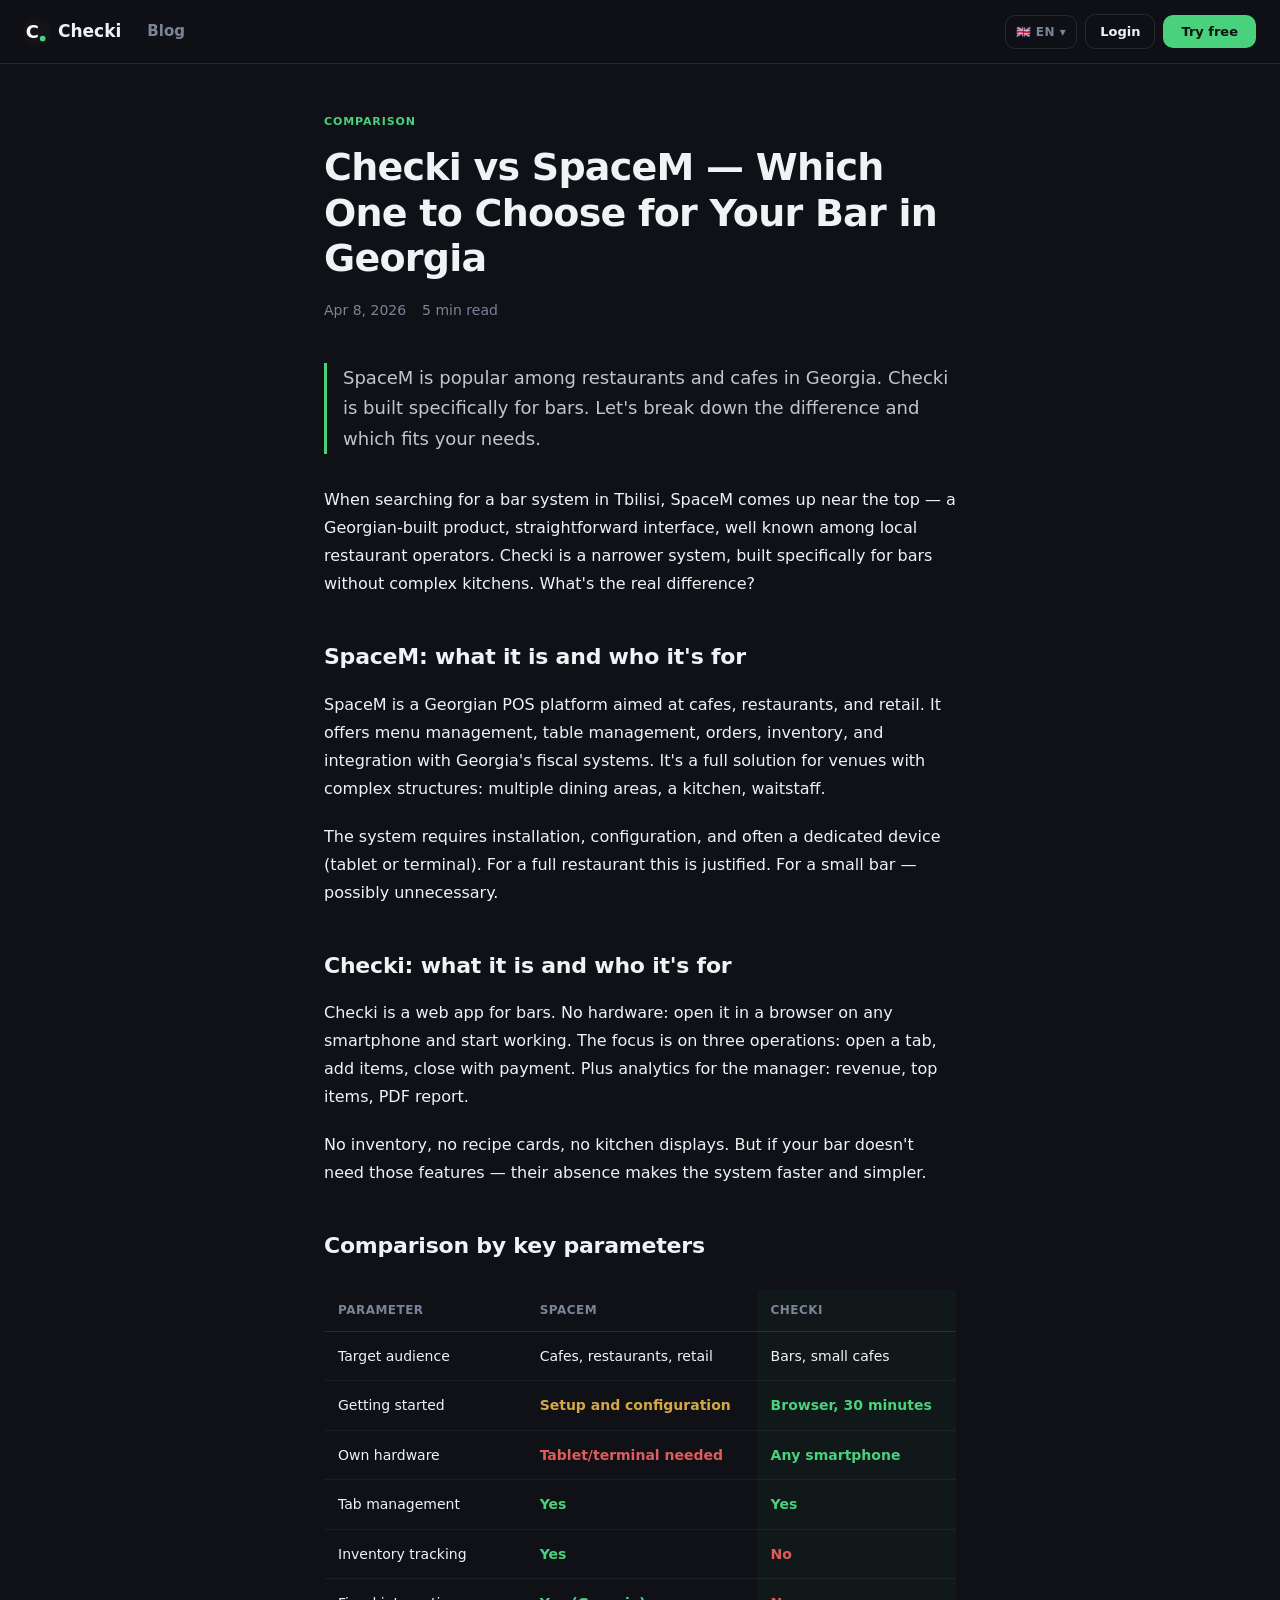
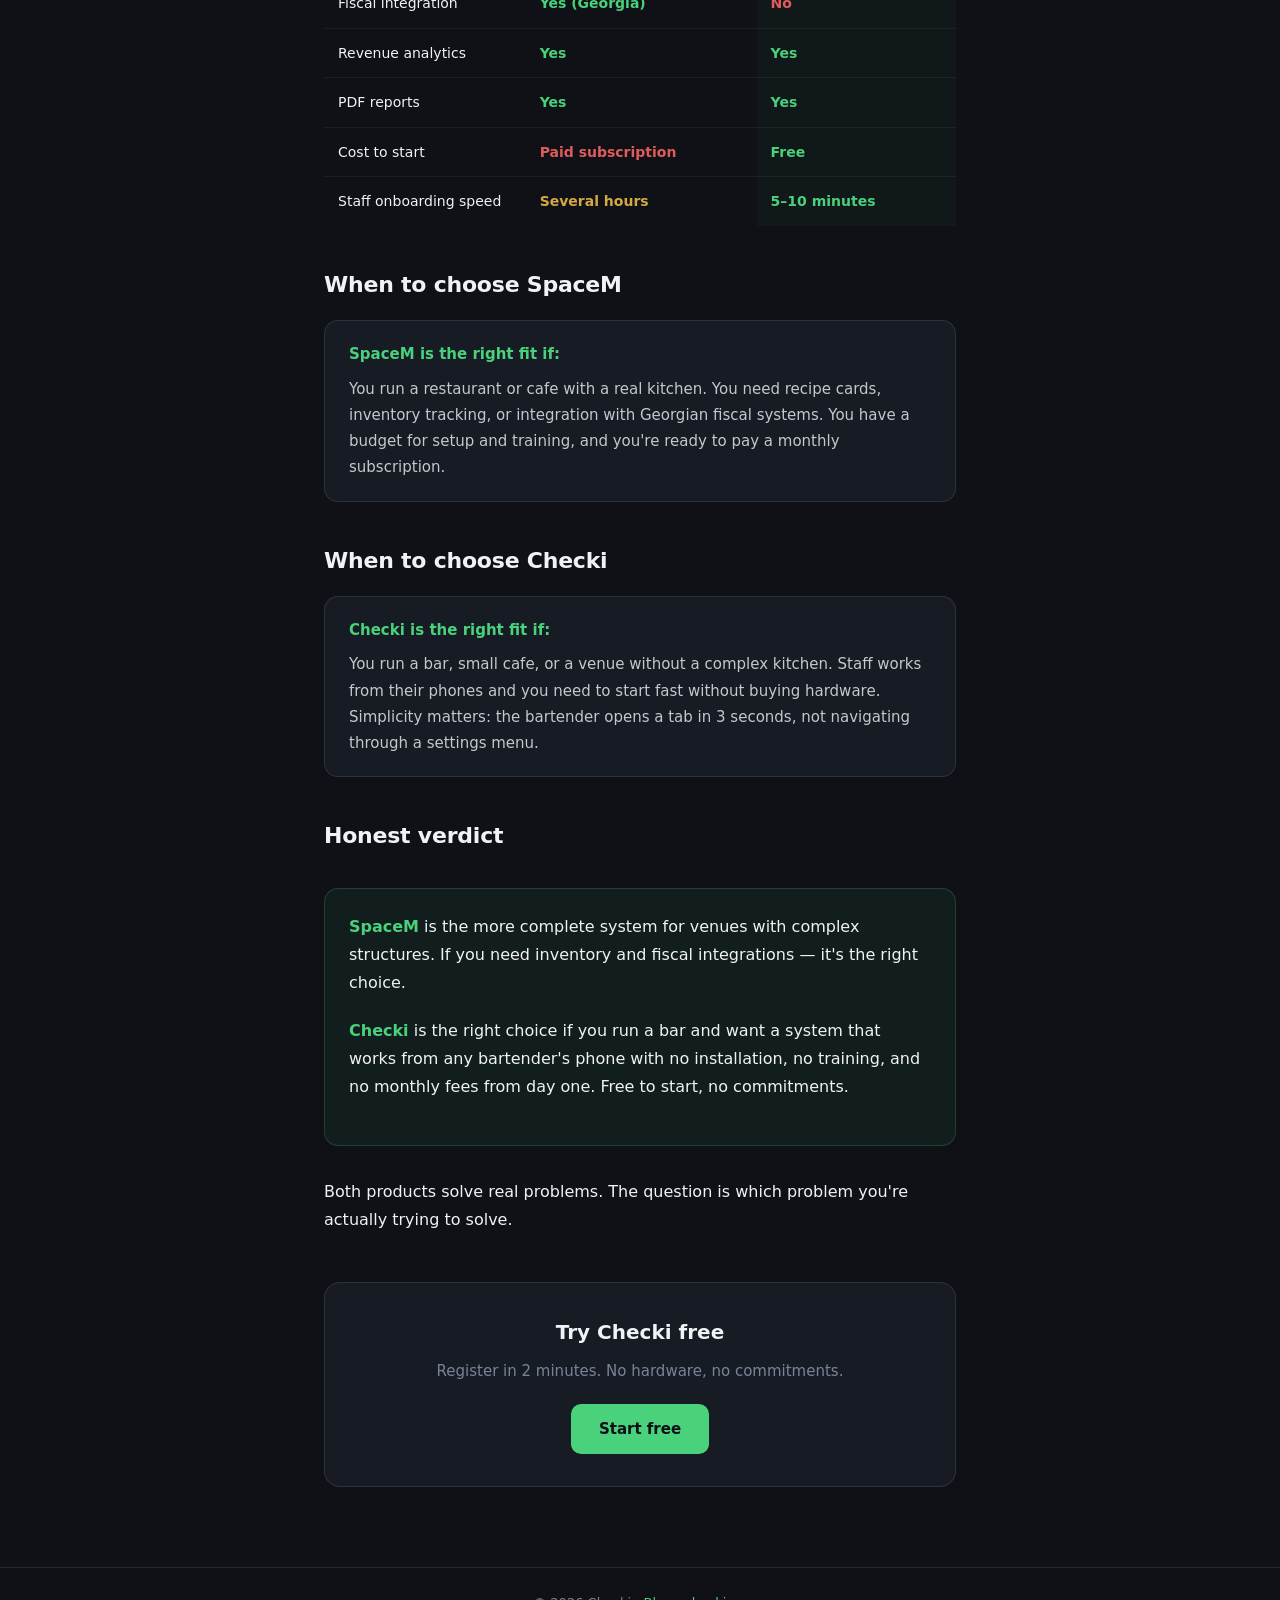
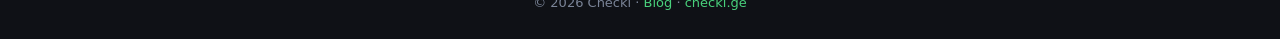
<file: landing/blog/checki-vs-spacem/index.html>
<!doctype html>
<html lang="ru">
<head>
  <meta charset="utf-8" />
  <!-- Google Tag Manager -->
  <script>(function(w,d,s,l,i){w[l]=w[l]||[];w[l].push({'gtm.start':new Date().getTime(),event:'gtm.js'});var f=d.getElementsByTagName(s)[0],j=d.createElement(s),dl=l!='dataLayer'?'&l='+l:'';j.async=true;j.src='https://www.googletagmanager.com/gtm.js?id='+i+dl;f.parentNode.insertBefore(j,f);})(window,document,'script','dataLayer','GTM-M2ZHXFCW');</script>
  <!-- End Google Tag Manager -->
  <meta name="viewport" content="width=device-width,initial-scale=1" />
  <title>Checki vs SpaceM — сравнение для баров Грузии</title>
  <meta name="description" content="Сравниваем Checki и SpaceM: цена, простота, функции. Что выбрать небольшому бару в Тбилиси и Грузии?" />
  <link rel="canonical" href="https://checki.ge/blog/checki-vs-spacem/" />
  <link rel="icon" type="image/svg+xml" href="data:image/svg+xml,<svg xmlns='http://www.w3.org/2000/svg' viewBox='0 0 32 32'><rect width='32' height='32' rx='8' fill='%23141418'/><text y='23' x='2' font-size='22' font-family='system-ui,sans-serif' font-weight='900' fill='white'>C</text><circle cx='23' cy='24' r='3.5' fill='%2349d17c'/></svg>" />
  <style>
    *, *::before, *::after { box-sizing: border-box; margin: 0; padding: 0; }
    :root {
      --bg:      #0f1116;
      --surface: #161b24;
      --border:  rgba(255,255,255,.10);
      --text:    #f0f2f5;
      --muted:   #7a8497;
      --accent:  #49d17c;
      --accent2: #2eb865;
    }
    body { background: var(--bg); color: var(--text); font-family: system-ui, -apple-system, sans-serif; line-height: 1.75; }
    a { color: var(--accent); text-decoration: none; }
    a:hover { color: var(--accent2); }

    nav { position: sticky; top: 0; z-index: 100; display: flex; align-items: center; justify-content: space-between; padding: 14px 24px; background: rgba(15,17,22,.92); backdrop-filter: blur(12px); border-bottom: 1px solid var(--border); gap: 12px; }
    .navLeft { display: flex; align-items: center; gap: 2px; }
    .navLogo { display: flex; align-items: center; gap: 8px; text-decoration: none; flex-shrink: 0; margin-right: 4px; user-select: none; -webkit-user-select: none; -webkit-touch-callout: none; }
    .navLogoText { font-size: 17px; font-weight: 800; color: var(--text); }
    .navRight { display: flex; align-items: center; gap: 8px; position: relative; }
    .navBtn { box-sizing: border-box; display: block; line-height: 1; padding: 10px 14px; border-radius: 10px; font-family: inherit; font-weight: 700; font-size: 13px; white-space: nowrap; text-decoration: none; cursor: pointer; flex-shrink: 0; -webkit-tap-highlight-color: transparent; }
    .langDrop { position: relative; }
    .langDropBtn { background: none; border: 1px solid var(--border); color: var(--muted); font-size: 12px; font-weight: 700; padding: 10px 10px; border-radius: 10px; cursor: pointer; letter-spacing: .04em; transition: all .15s; display: flex; align-items: center; gap: 4px; box-sizing: border-box; line-height: 1; flex-shrink: 0; -webkit-tap-highlight-color: transparent; font-family: inherit; }
    .langDropBtn:hover { color: var(--text); }
    .langDropMenu { display: none; position: absolute; top: calc(100% + 6px); right: 0; background: var(--surface); border: 1px solid var(--border); border-radius: 10px; overflow: hidden; min-width: 110px; z-index: 200; }
    .langDropMenu.open { display: block; }
    .langOpt { display: block; width: 100%; text-align: left; background: none; border: none; padding: 9px 14px; color: var(--muted); font-size: 13px; font-weight: 600; cursor: pointer; transition: background .1s; font-family: inherit; }
    .langOpt:hover { background: rgba(255,255,255,.06); color: var(--text); }
    .langOpt.active { color: var(--text); }
    .navLink { background: none; border: none; color: var(--muted); transition: color .15s; padding-left: 4px; padding-right: 4px; }
    .navLink:hover { color: var(--text); }
    .navLeft .navLink { margin-left: 16px; font-size: 15px; }
    .navLogin { background: none; border: 1px solid var(--border); color: var(--text); transition: border-color .15s; }
    .navLogin:hover { border-color: rgba(255,255,255,.3); }
    .navCta { background: var(--accent); color: #0f1116; padding-left: 18px; padding-right: 18px; transition: background .15s; }
    .navCta:hover { background: var(--accent2); color: #0f1116; }
    .navBurger { display: none; background: none; border: 1px solid var(--border); color: var(--text); padding: 10px 13px; border-radius: 10px; cursor: pointer; box-sizing: border-box; line-height: 1; flex-shrink: 0; align-items: center; justify-content: center; -webkit-tap-highlight-color: transparent; }
    .navBurgerLines { display: flex; flex-direction: column; gap: 5px; width: 18px; }
    .navBurgerLine { height: 2px; border-radius: 1px; background: var(--text); }
    .navDrawer { display: none; position: absolute; top: calc(100% + 8px); right: 0; background: var(--surface); border: 1px solid var(--border); border-radius: 14px; padding: 6px; min-width: 200px; z-index: 200; flex-direction: column; gap: 2px; }
    .navDrawer.open { display: flex; }
    .navDrawerItem { display: flex; align-items: center; height: 42px; padding: 0 14px; border-radius: 10px; background: none; border: none; color: var(--text); font-weight: 700; font-size: 14px; white-space: nowrap; text-decoration: none; cursor: pointer; transition: background .1s; font-family: inherit; }
    .navDrawerItem:hover { background: rgba(255,255,255,.06); }
    .navDrawerItem.accent { color: var(--accent); }
    .navDrawerSep { height: 1px; background: var(--border); margin: 4px 2px; }
    .navDrawerLangs { display: flex; gap: 4px; padding: 2px 4px 4px; }
    .navDrawerLang { flex: 1; height: 34px; border-radius: 8px; border: none; background: rgba(255,255,255,.04); color: var(--muted); font-size: 12px; font-weight: 700; cursor: pointer; transition: all .1s; font-family: inherit; }
    .navDrawerLang:hover, .navDrawerLang.active { background: rgba(73,209,124,.12); color: var(--accent); }
    @media (max-width: 520px) { .navLogin, .langDrop, .navLeft .navLink { display: none; } .navBurger { display: flex; } }

    .wrap { max-width: 680px; margin: 0 auto; padding: 48px 24px 80px; }

    .tag { font-size: 11px; font-weight: 700; letter-spacing: .08em; text-transform: uppercase; color: var(--accent); margin-bottom: 14px; }
    h1 { font-size: clamp(26px, 6vw, 38px); font-weight: 800; letter-spacing: -.02em; line-height: 1.2; margin-bottom: 16px; }
    .meta { font-size: 14px; color: var(--muted); margin-bottom: 40px; display: flex; gap: 16px; }
    .lead { font-size: 18px; color: rgba(240,242,245,.8); line-height: 1.7; margin-bottom: 32px; border-left: 3px solid var(--accent); padding-left: 16px; }

    .body p { font-size: 16px; margin-bottom: 20px; }
    .body h2 { font-size: 22px; font-weight: 700; margin: 40px 0 14px; letter-spacing: -.01em; }
    .body ol, .body ul { padding-left: 24px; margin-bottom: 20px; }
    .body li { font-size: 16px; margin-bottom: 8px; }
    .body strong { color: var(--text); font-weight: 600; }

    .compTable { width: 100%; border-collapse: collapse; margin: 24px 0; font-size: 14px; }
    .compTable th { text-align: left; padding: 10px 14px; color: var(--muted); font-weight: 600; font-size: 12px; letter-spacing: .04em; text-transform: uppercase; border-bottom: 1px solid var(--border); }
    .compTable td { padding: 12px 14px; border-bottom: 1px solid rgba(255,255,255,.05); vertical-align: top; }
    .compTable tr:last-child td { border-bottom: none; }
    .compTable .yes { color: var(--accent); font-weight: 700; }
    .compTable .no { color: #e05c5c; font-weight: 700; }
    .compTable .maybe { color: #d4a843; font-weight: 700; }
    .compTable .colH { background: rgba(73,209,124,.04); }

    .verdict { background: rgba(73,209,124,.07); border: 1px solid rgba(73,209,124,.2); border-radius: 14px; padding: 24px; margin: 32px 0; }
    .verdict strong { color: var(--accent); }

    .useCase { background: var(--surface); border: 1px solid var(--border); border-radius: 14px; padding: 20px 24px; margin: 16px 0; }
    .useCase h4 { font-size: 15px; font-weight: 700; margin-bottom: 8px; color: var(--accent); }
    .useCase p { font-size: 15px; margin-bottom: 0; color: rgba(240,242,245,.8); }

    .cta { background: var(--surface); border: 1px solid var(--border); border-radius: 16px; padding: 32px; text-align: center; margin-top: 48px; }
    .cta h3 { font-size: 20px; font-weight: 700; margin-bottom: 8px; }
    .cta p { font-size: 15px; color: var(--muted); margin-bottom: 20px; }
    .ctaBtn { display: inline-block; background: var(--accent); color: #0f1116; font-weight: 700; font-size: 15px; padding: 12px 28px; border-radius: 10px; text-decoration: none; }
    .ctaBtn:hover { background: var(--accent2); color: #0f1116; }

    footer { text-align: center; padding: 24px; font-size: 13px; color: var(--muted); border-top: 1px solid var(--border); }
  </style>
</head>
<body>
  <!-- Google Tag Manager (noscript) -->
  <noscript><iframe src="https://www.googletagmanager.com/ns.html?id=GTM-M2ZHXFCW" height="0" width="0" style="display:none;visibility:hidden"></iframe></noscript>
  <!-- End Google Tag Manager (noscript) -->

<nav>
  <div class="navLeft">
    <a class="navLogo" href="/">
      <svg width="26" height="26" viewBox="0 0 32 32" aria-hidden="true" style="flex-shrink:0"><rect width="32" height="32" rx="8" fill="#141418"/><text y="23" x="2" font-size="22" font-family="system-ui,sans-serif" font-weight="900" fill="white">C</text><circle cx="23" cy="24" r="3.5" fill="#49d17c"/></svg>
      <span class="navLogoText">Checki</span>
    </a>
    <a class="navBtn navLink" href="/blog/" data-i="nav_blog">Blog</a>
  </div>
  <div class="navRight">
    <div class="langDrop" id="langDrop">
      <button class="langDropBtn" id="langDropBtn">🇷🇺 RU ▾</button>
      <div class="langDropMenu" id="langDropMenu">
        <button class="langOpt" data-lang="ka">🇬🇪 Georgian</button>
        <button class="langOpt" data-lang="en">🇬🇧 English</button>
        <button class="langOpt" data-lang="ru">🇷🇺 Русский</button>
      </div>
    </div>
    <a class="navBtn navLogin" href="https://admin.checki.ge" data-i="nav_login">Войти</a>
    <a class="navBtn navCta" href="/#register" data-i="nav_cta">Попробовать</a>
    <button class="navBurger" id="navBurger" aria-label="Menu">
      <div class="navBurgerLines">
        <div class="navBurgerLine"></div>
        <div class="navBurgerLine"></div>
        <div class="navBurgerLine"></div>
      </div>
    </button>
    <div class="navDrawer" id="navDrawer">
      <a class="navDrawerItem" href="https://admin.checki.ge" data-i="nav_login">Войти</a>
      <a class="navDrawerItem" href="/blog/" data-i="nav_blog">Блог</a>
      <div class="navDrawerSep"></div>
      <div class="navDrawerLangs">
        <button class="navDrawerLang" data-lang="ka">🇬🇪 KA</button>
        <button class="navDrawerLang" data-lang="en">🇬🇧 EN</button>
        <button class="navDrawerLang" data-lang="ru">🇷🇺 RU</button>
      </div>
      <div class="navDrawerSep"></div>
      <a class="navDrawerItem accent" href="/#register" data-i="nav_cta">Попробовать →</a>
    </div>
  </div>
</nav>

<div class="wrap">
  <div class="tag" data-i="tag">Сравнение</div>
  <h1 data-i="h1">Checki vs SpaceM — что выбрать бару в Грузии</h1>
  <div class="meta">
    <span data-i="date">8 апреля 2026</span>
    <span data-i="read">5 мин читать</span>
  </div>
  <p class="lead" data-i="lead">SpaceM популярен среди ресторанов и кофеен Грузии. Checki сделан специально для баров. Разбираемся, в чём разница и кому что подходит.</p>

  <!-- RU body -->
  <div class="body lang-block" data-lang="ru">
    <p>Когда ищешь систему для бара в Тбилиси, SpaceM появляется в поиске одним из первых — грузинская разработка, понятный интерфейс, хорошо известна среди местных рестораторов. Checki — более узкая система, созданная именно для баров без сложной кухни. В чём реальная разница?</p>

    <h2>SpaceM: что это и для кого</h2>
    <p>SpaceM — грузинская POS-платформа, ориентированная на кафе, рестораны и ритейл. Предлагает управление меню, столами, заказами, складом и интеграцию с фискальными системами Грузии. Это полноценное решение для заведений со сложной структурой: несколько залов, кухня, официанты.</p>
    <p>Система требует установки, настройки и часто — отдельного устройства (планшет или терминал). Для полноценного ресторана это оправдано. Для небольшого бара — возможно лишнее.</p>

    <h2>Checki: что это и для кого</h2>
    <p>Checki — веб-приложение для баров. Никакого оборудования: открываешь в браузере на любом смартфоне и начинаешь работать. Фокус — на трёх операциях: открыть чек, добавить позиции, закрыть с оплатой. Плюс аналитика для менеджера: выручка, топ позиций, PDF-отчёт.</p>
    <p>Нет склада, нет технологических карт, нет кухонных дисплеев. Но если ваш бар не нуждается в этих функциях — их отсутствие делает систему проще и быстрее.</p>

    <h2>Сравнение по ключевым параметрам</h2>
    <table class="compTable">
      <thead>
        <tr>
          <th>Параметр</th>
          <th>SpaceM</th>
          <th class="colH">Checki</th>
        </tr>
      </thead>
      <tbody>
        <tr>
          <td>Целевая аудитория</td>
          <td>Кафе, рестораны, ритейл</td>
          <td class="colH">Бары, небольшие кафе</td>
        </tr>
        <tr>
          <td>Начало работы</td>
          <td class="maybe">Установка и настройка</td>
          <td class="colH yes">Браузер, 30 минут</td>
        </tr>
        <tr>
          <td>Своё устройство</td>
          <td class="no">Нужен планшет/терминал</td>
          <td class="colH yes">Любой смартфон</td>
        </tr>
        <tr>
          <td>Управление чеками</td>
          <td class="yes">Да</td>
          <td class="colH yes">Да</td>
        </tr>
        <tr>
          <td>Складской учёт</td>
          <td class="yes">Да</td>
          <td class="colH no">Нет</td>
        </tr>
        <tr>
          <td>Интеграция с фискальным</td>
          <td class="yes">Да (Грузия)</td>
          <td class="colH no">Нет</td>
        </tr>
        <tr>
          <td>Аналитика выручки</td>
          <td class="yes">Да</td>
          <td class="colH yes">Да</td>
        </tr>
        <tr>
          <td>PDF-отчёты</td>
          <td class="yes">Да</td>
          <td class="colH yes">Да</td>
        </tr>
        <tr>
          <td>Стоимость старта</td>
          <td class="no">Платная подписка</td>
          <td class="colH yes">Бесплатно</td>
        </tr>
        <tr>
          <td>Скорость обучения персонала</td>
          <td class="maybe">Несколько часов</td>
          <td class="colH yes">5–10 минут</td>
        </tr>
      </tbody>
    </table>

    <h2>Когда выбрать SpaceM</h2>
    <div class="useCase">
      <h4>SpaceM подходит если:</h4>
      <p>У вас ресторан или кафе с полноценной кухней. Нужны технологические карты, складской учёт или интеграция с грузинскими фискальными системами. Есть бюджет на настройку и обучение, и вы готовы платить за подписку.</p>
    </div>

    <h2>Когда выбрать Checki</h2>
    <div class="useCase">
      <h4>Checki подходит если:</h4>
      <p>У вас бар, небольшое кафе или место без сложной кухни. Персонал работает с телефонов, нужно быстро начать без покупки оборудования. Важна простота: бармен открывает чек за 3 секунды, а не разбирается в меню настроек.</p>
    </div>

    <h2>Честный вывод</h2>
    <div class="verdict">
      <p><strong>SpaceM</strong> — более полная система для заведений со сложной структурой. Если вам нужен склад и фискальные интеграции — это правильный выбор.</p>
      <p style="margin-top:12px"><strong>Checki</strong> — если у вас бар, и вы хотите чтобы система работала с любого телефона барменов без установки, обучения и ежемесячных платежей с первого дня. Бесплатный старт, никаких обязательств.</p>
    </div>

    <p>Оба продукта решают реальные задачи. Вопрос только в том, какую задачу решаете именно вы.</p>
  </div>

  <!-- EN body -->
  <div class="body lang-block" data-lang="en" hidden>
    <p>When searching for a bar system in Tbilisi, SpaceM comes up near the top — a Georgian-built product, straightforward interface, well known among local restaurant operators. Checki is a narrower system, built specifically for bars without complex kitchens. What's the real difference?</p>

    <h2>SpaceM: what it is and who it's for</h2>
    <p>SpaceM is a Georgian POS platform aimed at cafes, restaurants, and retail. It offers menu management, table management, orders, inventory, and integration with Georgia's fiscal systems. It's a full solution for venues with complex structures: multiple dining areas, a kitchen, waitstaff.</p>
    <p>The system requires installation, configuration, and often a dedicated device (tablet or terminal). For a full restaurant this is justified. For a small bar — possibly unnecessary.</p>

    <h2>Checki: what it is and who it's for</h2>
    <p>Checki is a web app for bars. No hardware: open it in a browser on any smartphone and start working. The focus is on three operations: open a tab, add items, close with payment. Plus analytics for the manager: revenue, top items, PDF report.</p>
    <p>No inventory, no recipe cards, no kitchen displays. But if your bar doesn't need those features — their absence makes the system faster and simpler.</p>

    <h2>Comparison by key parameters</h2>
    <table class="compTable">
      <thead>
        <tr>
          <th>Parameter</th>
          <th>SpaceM</th>
          <th class="colH">Checki</th>
        </tr>
      </thead>
      <tbody>
        <tr>
          <td>Target audience</td>
          <td>Cafes, restaurants, retail</td>
          <td class="colH">Bars, small cafes</td>
        </tr>
        <tr>
          <td>Getting started</td>
          <td class="maybe">Setup and configuration</td>
          <td class="colH yes">Browser, 30 minutes</td>
        </tr>
        <tr>
          <td>Own hardware</td>
          <td class="no">Tablet/terminal needed</td>
          <td class="colH yes">Any smartphone</td>
        </tr>
        <tr>
          <td>Tab management</td>
          <td class="yes">Yes</td>
          <td class="colH yes">Yes</td>
        </tr>
        <tr>
          <td>Inventory tracking</td>
          <td class="yes">Yes</td>
          <td class="colH no">No</td>
        </tr>
        <tr>
          <td>Fiscal integration</td>
          <td class="yes">Yes (Georgia)</td>
          <td class="colH no">No</td>
        </tr>
        <tr>
          <td>Revenue analytics</td>
          <td class="yes">Yes</td>
          <td class="colH yes">Yes</td>
        </tr>
        <tr>
          <td>PDF reports</td>
          <td class="yes">Yes</td>
          <td class="colH yes">Yes</td>
        </tr>
        <tr>
          <td>Cost to start</td>
          <td class="no">Paid subscription</td>
          <td class="colH yes">Free</td>
        </tr>
        <tr>
          <td>Staff onboarding speed</td>
          <td class="maybe">Several hours</td>
          <td class="colH yes">5–10 minutes</td>
        </tr>
      </tbody>
    </table>

    <h2>When to choose SpaceM</h2>
    <div class="useCase">
      <h4>SpaceM is the right fit if:</h4>
      <p>You run a restaurant or cafe with a real kitchen. You need recipe cards, inventory tracking, or integration with Georgian fiscal systems. You have a budget for setup and training, and you're ready to pay a monthly subscription.</p>
    </div>

    <h2>When to choose Checki</h2>
    <div class="useCase">
      <h4>Checki is the right fit if:</h4>
      <p>You run a bar, small cafe, or a venue without a complex kitchen. Staff works from their phones and you need to start fast without buying hardware. Simplicity matters: the bartender opens a tab in 3 seconds, not navigating through a settings menu.</p>
    </div>

    <h2>Honest verdict</h2>
    <div class="verdict">
      <p><strong>SpaceM</strong> is the more complete system for venues with complex structures. If you need inventory and fiscal integrations — it's the right choice.</p>
      <p style="margin-top:12px"><strong>Checki</strong> is the right choice if you run a bar and want a system that works from any bartender's phone with no installation, no training, and no monthly fees from day one. Free to start, no commitments.</p>
    </div>

    <p>Both products solve real problems. The question is which problem you're actually trying to solve.</p>
  </div>

  <!-- KA body -->
  <div class="body lang-block" data-lang="ka" hidden>
    <p>თბილისში ბარის სისტემის ძიებისას SpaceM ერთ-ერთი პირველი ჩნდება — ქართული შემუშავება, გასაგები ინტერფეისი, კარგად ცნობილი ადგილობრივ რესტორატორებში. Checki უფრო ვიწრო სისტემაა, შექმნილი სპეციალურად რთული სამზარეულოს გარეშე ბარებისთვის. რა არის რეალური განსხვავება?</p>

    <h2>SpaceM: რა არის და ვისთვის</h2>
    <p>SpaceM ქართული POS პლატფორმაა, ორიენტირებული კაფეებზე, რესტორნებზე და საცალო ვაჭრობაზე. გთავაზობს მენიუს მართვას, მაგიდებს, შეკვეთებს, საწყობს და საქართველოს ფისკალურ სისტემებთან ინტეგრაციას. ეს სრული გადაწყვეტაა რთული სტრუქტურის დაწესებულებებისთვის.</p>
    <p>სისტემა ინსტალაციას, კონფიგურაციას და ხშირად ცალკე მოწყობილობას (პლანშეტი ან ტერმინალი) მოითხოვს. სრული რესტორნისთვის ეს გამართლებულია. პატარა ბარისთვის — შესაძლოა ზედმეტია.</p>

    <h2>Checki: რა არის და ვისთვის</h2>
    <p>Checki ბარებისთვის განკუთვნილი ვებ-აპლიკაციაა. აღჭურვილობა არ სჭირდება: ნებისმიერ სმარტფონზე ბრაუზერში გახსენი და დაიწყე მუშაობა. ფოკუსი სამ ოპერაციაზეა: ქვითრის გახსნა, პოზიციების დამატება, გადახდით დახურვა. პლუს ანალიტიკა მენეჯერისთვის: შემოსავალი, ტოპ პოზიციები, PDF ანგარიში.</p>
    <p>საწყობი, ტექნოლოგიური ბარათები, სამზარეულოს დისპლეები — არ არის. მაგრამ თუ ბარს ეს ფუნქციები არ სჭირდება — მათი არარსებობა სისტემას უფრო მარტივსა და სწრაფს ხდის.</p>

    <h2>შედარება ძირითადი პარამეტრებით</h2>
    <table class="compTable">
      <thead>
        <tr>
          <th>პარამეტრი</th>
          <th>SpaceM</th>
          <th class="colH">Checki</th>
        </tr>
      </thead>
      <tbody>
        <tr>
          <td>სამიზნე აუდიტორია</td>
          <td>კაფეები, რესტორნები, საცალო</td>
          <td class="colH">ბარები, პატარა კაფეები</td>
        </tr>
        <tr>
          <td>მუშაობის დაწყება</td>
          <td class="maybe">ინსტალაცია და კონფიგურაცია</td>
          <td class="colH yes">ბრაუზერი, 30 წუთი</td>
        </tr>
        <tr>
          <td>საკუთარი მოწყობილობა</td>
          <td class="no">პლანშეტი/ტერმინალი საჭიროა</td>
          <td class="colH yes">ნებისმიერი სმარტფონი</td>
        </tr>
        <tr>
          <td>ქვითრების მართვა</td>
          <td class="yes">კი</td>
          <td class="colH yes">კი</td>
        </tr>
        <tr>
          <td>საწყობის აღრიცხვა</td>
          <td class="yes">კი</td>
          <td class="colH no">არა</td>
        </tr>
        <tr>
          <td>ფისკალური ინტეგრაცია</td>
          <td class="yes">კი (საქართველო)</td>
          <td class="colH no">არა</td>
        </tr>
        <tr>
          <td>შემოსავლის ანალიტიკა</td>
          <td class="yes">კი</td>
          <td class="colH yes">კი</td>
        </tr>
        <tr>
          <td>PDF ანგარიშები</td>
          <td class="yes">კი</td>
          <td class="colH yes">კი</td>
        </tr>
        <tr>
          <td>დაწყების ღირებულება</td>
          <td class="no">ფასიანი გამოწერა</td>
          <td class="colH yes">უფასო</td>
        </tr>
        <tr>
          <td>პერსონალის სწავლების სიჩქარე</td>
          <td class="maybe">რამდენიმე საათი</td>
          <td class="colH yes">5–10 წუთი</td>
        </tr>
      </tbody>
    </table>

    <h2>როდის აირჩიოს SpaceM</h2>
    <div class="useCase">
      <h4>SpaceM შესაფერისია თუ:</h4>
      <p>გაქვს რესტორანი ან კაფე სრული სამზარეულოთი. გჭირდება ტექნოლოგიური ბარათები, საწყობის აღრიცხვა ან ქართულ ფისკალურ სისტემებთან ინტეგრაცია. ინსტალაციისა და ტრენინგის ბიუჯეტი გაქვს და ყოველთვიურ გადახდაზე ხარ მზად.</p>
    </div>

    <h2>როდის აირჩიოს Checki</h2>
    <div class="useCase">
      <h4>Checki შესაფერისია თუ:</h4>
      <p>გაქვს ბარი, პატარა კაფე ან ადგილი რთული სამზარეულოს გარეშე. პერსონალი ტელეფონებიდან მუშაობს, გჭირდება სწრაფად დაწყება აღჭურვილობის ყიდვის გარეშე. სიმარტივე მნიშვნელოვანია: ბარმენი ქვითარს 3 წამში ხსნის.</p>
    </div>

    <h2>გულწრფელი დასკვნა</h2>
    <div class="verdict">
      <p><strong>SpaceM</strong> — უფრო სრული სისტემაა რთული სტრუქტურის დაწესებულებებისთვის. თუ საწყობი და ფისკალური ინტეგრაციები გჭირდება — სწორი არჩევანია.</p>
      <p style="margin-top:12px"><strong>Checki</strong> — სწორი არჩევანია თუ ბარი გაქვს და გინდა სისტემა, რომელიც ნებისმიერი ბარმენის ტელეფონიდან ინსტალაციის, ტრენინგის და ყოველთვიური გადახდის გარეშე მუშაობს. უფასო დაწყება, ვალდებულებების გარეშე.</p>
    </div>

    <p>ორივე პროდუქტი რეალურ პრობლემებს წყვეტს. კითხვა მხოლოდ ისაა, რომელ პრობლემას წყვეტ სინამდვილეში.</p>
  </div>

  <div class="cta">
    <h3 data-i="cta_h3">Попробуйте Checki бесплатно</h3>
    <p data-i="cta_p">Регистрация за 2 минуты. Никакого оборудования, никаких обязательств.</p>
    <a class="ctaBtn" href="/#register" data-i="cta_btn">Начать бесплатно</a>
  </div>
</div>

<footer>© 2026 Checki · <a href="/blog/" data-i="blog_link">Блог</a> · <a href="/">checki.ge</a></footer>

<script>
const LANG_KEY = "checki_lang";
const T = {
  ru: {
    nav_blog: "Блог", nav_login: "Войти", nav_cta: "Попробовать",
    tag: "Сравнение",
    h1: "Checki vs SpaceM — что выбрать бару в Грузии",
    date: "8 апреля 2026", read: "5 мин читать",
    lead: "SpaceM популярен среди ресторанов и кофеен Грузии. Checki сделан специально для баров. Разбираемся, в чём разница и кому что подходит.",
    cta_h3: "Попробуйте Checki бесплатно",
    cta_p: "Регистрация за 2 минуты. Никакого оборудования, никаких обязательств.",
    cta_btn: "Начать бесплатно",
    blog_link: "Блог",
  },
  en: {
    nav_blog: "Blog", nav_login: "Login", nav_cta: "Try free",
    tag: "Comparison",
    h1: "Checki vs SpaceM — Which One to Choose for Your Bar in Georgia",
    date: "Apr 8, 2026", read: "5 min read",
    lead: "SpaceM is popular among restaurants and cafes in Georgia. Checki is built specifically for bars. Let's break down the difference and which fits your needs.",
    cta_h3: "Try Checki free",
    cta_p: "Register in 2 minutes. No hardware, no commitments.",
    cta_btn: "Start free",
    blog_link: "Blog",
  },
  ka: {
    nav_blog: "ბლოგი", nav_login: "შესვლა", nav_cta: "სცადე",
    tag: "შედარება",
    h1: "Checki vs SpaceM — რომელი აირჩიოს ბარმა საქართველოში",
    date: "8 აპრ 2026", read: "5 წთ კითხვა",
    lead: "SpaceM პოპულარულია საქართველოს რესტორნებსა და კაფეებში. Checki სპეციალურად ბარებისთვის არის შექმნილი. ვარჩევთ განსხვავებას და ვინ რას შეესაბამება.",
    cta_h3: "სცადეთ Checki უფასოდ",
    cta_p: "რეგისტრაცია 2 წუთში. აღჭურვილობის გარეშე, ვალდებულებების გარეშე.",
    cta_btn: "უფასოდ დაწყება",
    blog_link: "ბლოგი",
  },
};

const LANG_LABELS = { en: "🇬🇧 EN", ru: "🇷🇺 RU", ka: "🇬🇪 KA" };

function apply(lang) {
  localStorage.setItem(LANG_KEY, lang);
  const t = T[lang] || T.ru;
  document.querySelectorAll("[data-i]").forEach(el => {
    if (t[el.dataset.i] !== undefined) el.textContent = t[el.dataset.i];
  });
  document.documentElement.lang = lang;
  const dropBtn = document.getElementById("langDropBtn");
  if (dropBtn) dropBtn.textContent = (LANG_LABELS[lang] || lang.toUpperCase()) + " ▾";
  document.querySelectorAll(".langOpt").forEach(b => b.classList.toggle("active", b.dataset.lang === lang));
  document.querySelectorAll(".navDrawerLang").forEach(b => b.classList.toggle("active", b.dataset.lang === lang));
  document.querySelectorAll(".lang-block").forEach(el => { el.hidden = el.dataset.lang !== lang; });
}

const langDropBtn = document.getElementById("langDropBtn");
const langDropMenu = document.getElementById("langDropMenu");
const navBurger = document.getElementById("navBurger");
const navDrawer = document.getElementById("navDrawer");

if (langDropBtn) langDropBtn.addEventListener("click", e => { e.stopPropagation(); langDropMenu.classList.toggle("open"); });
document.querySelectorAll(".langOpt").forEach(b => b.addEventListener("click", () => { apply(b.dataset.lang); langDropMenu.classList.remove("open"); }));
document.querySelectorAll(".navDrawerLang").forEach(b => b.addEventListener("click", () => { apply(b.dataset.lang); navDrawer.classList.remove("open"); }));
if (navBurger) navBurger.addEventListener("click", e => { e.stopPropagation(); navDrawer.classList.toggle("open"); });
document.addEventListener("click", () => { langDropMenu?.classList.remove("open"); navDrawer?.classList.remove("open"); });

apply(localStorage.getItem(LANG_KEY) || "ru");
</script>
</body>
</html>
</file>
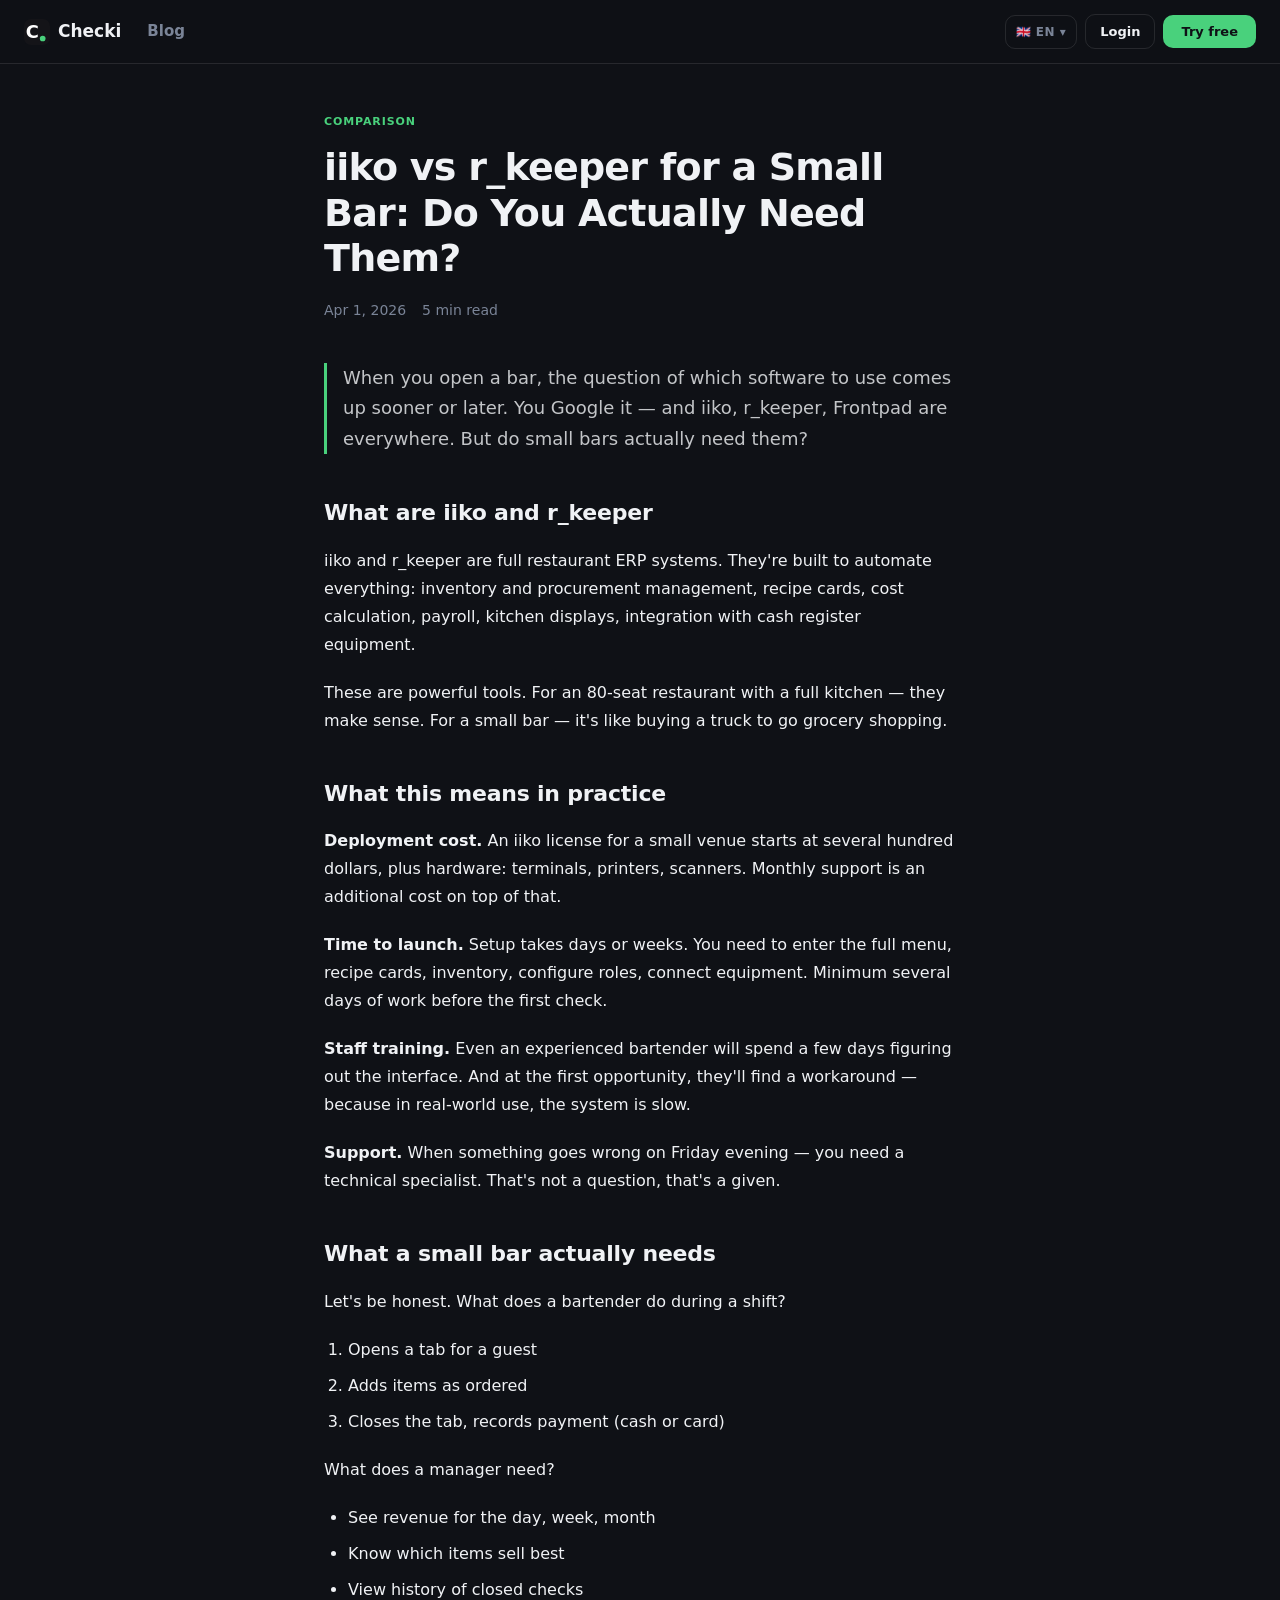
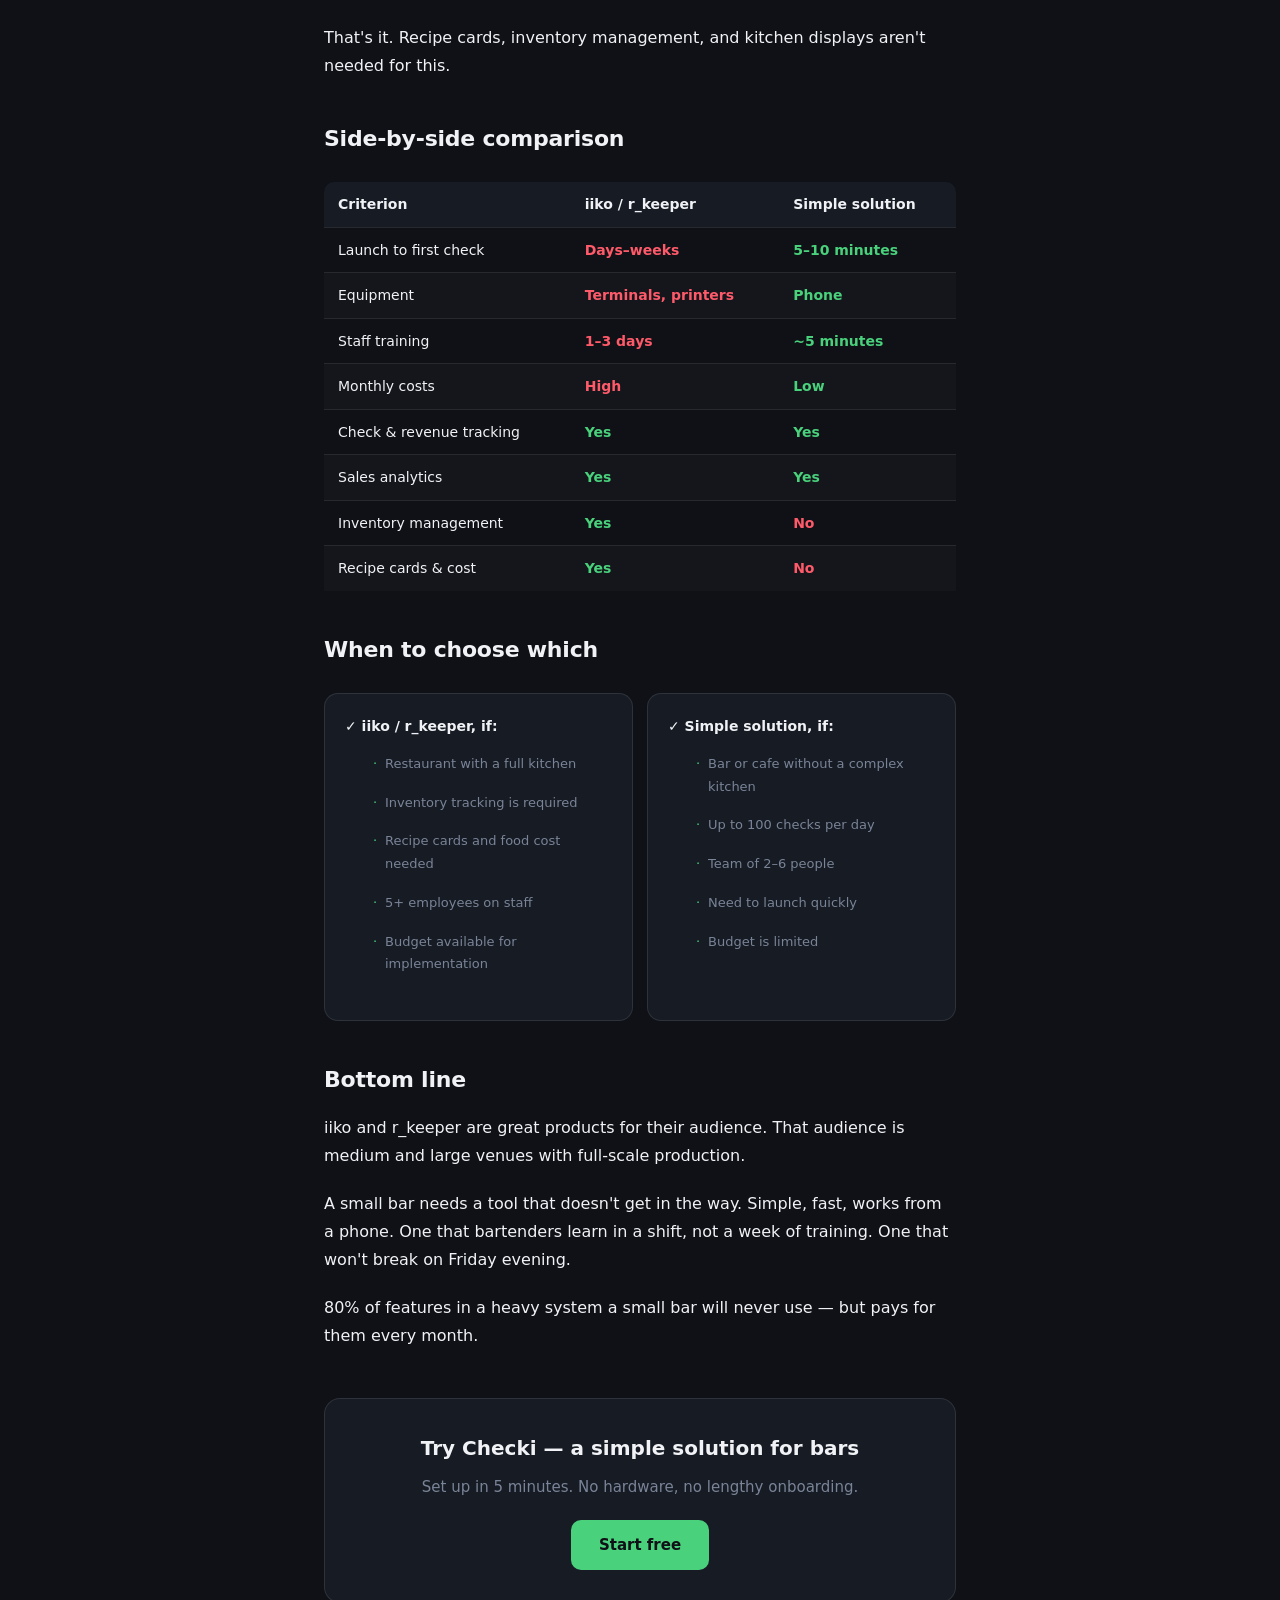
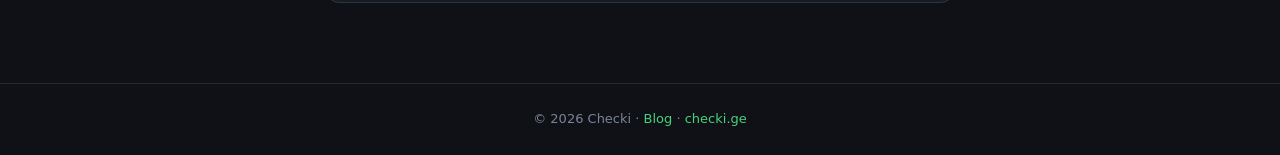
<file: landing/blog/iiko-vs-prostye-resheniya/index.html>
<!doctype html>
<html lang="ru">
<head>
  <meta charset="utf-8" />
  <!-- Google Tag Manager -->
  <script>(function(w,d,s,l,i){w[l]=w[l]||[];w[l].push({'gtm.start':new Date().getTime(),event:'gtm.js'});var f=d.getElementsByTagName(s)[0],j=d.createElement(s),dl=l!='dataLayer'?'&l='+l:'';j.async=true;j.src='https://www.googletagmanager.com/gtm.js?id='+i+dl;f.parentNode.insertBefore(j,f);})(window,document,'script','dataLayer','GTM-M2ZHXFCW');</script>
  <!-- End Google Tag Manager -->
  <meta name="viewport" content="width=device-width,initial-scale=1" />
  <title>Альтернатива iiko для маленького бара — Checki</title>
  <meta name="description" content="iiko и r_keeper — мощные системы, но слишком сложные и дорогие для небольшого бара. Checki — простая замена без оборудования и обучения." />
  <link rel="canonical" href="https://checki.ge/blog/iiko-vs-prostye-resheniya/" />
  <link rel="icon" type="image/svg+xml" href="data:image/svg+xml,<svg xmlns='http://www.w3.org/2000/svg' viewBox='0 0 32 32'><rect width='32' height='32' rx='8' fill='%23141418'/><text y='23' x='2' font-size='22' font-family='system-ui,sans-serif' font-weight='900' fill='white'>C</text><circle cx='23' cy='24' r='3.5' fill='%2349d17c'/></svg>" />
  <style>
    *, *::before, *::after { box-sizing: border-box; margin: 0; padding: 0; }
    :root {
      --bg:      #0f1116;
      --surface: #161b24;
      --border:  rgba(255,255,255,.10);
      --text:    #f0f2f5;
      --muted:   #7a8497;
      --accent:  #49d17c;
      --accent2: #2eb865;
      --danger:  #ff5a6a;
    }
    body { background: var(--bg); color: var(--text); font-family: system-ui, -apple-system, sans-serif; line-height: 1.75; }
    a { color: var(--accent); text-decoration: none; }
    a:hover { color: var(--accent2); }

    nav { position: sticky; top: 0; z-index: 100; display: flex; align-items: center; justify-content: space-between; padding: 14px 24px; background: rgba(15,17,22,.92); backdrop-filter: blur(12px); border-bottom: 1px solid var(--border); gap: 12px; }
    .navLeft { display: flex; align-items: center; gap: 2px; }
    .navLogo { display: flex; align-items: center; gap: 8px; text-decoration: none; flex-shrink: 0; margin-right: 4px; user-select: none; -webkit-user-select: none; -webkit-touch-callout: none; }
    .navLogoText { font-size: 17px; font-weight: 800; color: var(--text); }
    .navRight { display: flex; align-items: center; gap: 8px; position: relative; }
    .navBtn { box-sizing: border-box; display: block; line-height: 1; padding: 10px 14px; border-radius: 10px; font-family: inherit; font-weight: 700; font-size: 13px; white-space: nowrap; text-decoration: none; cursor: pointer; flex-shrink: 0; -webkit-tap-highlight-color: transparent; }
    .langDrop { position: relative; }
    .langDropBtn { background: none; border: 1px solid var(--border); color: var(--muted); font-size: 12px; font-weight: 700; padding: 10px 10px; border-radius: 10px; cursor: pointer; letter-spacing: .04em; transition: all .15s; display: flex; align-items: center; gap: 4px; box-sizing: border-box; line-height: 1; flex-shrink: 0; -webkit-tap-highlight-color: transparent; font-family: inherit; }
    .langDropBtn:hover { color: var(--text); }
    .langDropMenu { display: none; position: absolute; top: calc(100% + 6px); right: 0; background: var(--surface); border: 1px solid var(--border); border-radius: 10px; overflow: hidden; min-width: 110px; z-index: 200; }
    .langDropMenu.open { display: block; }
    .langOpt { display: block; width: 100%; text-align: left; background: none; border: none; padding: 9px 14px; color: var(--muted); font-size: 13px; font-weight: 600; cursor: pointer; transition: background .1s; font-family: inherit; }
    .langOpt:hover { background: rgba(255,255,255,.06); color: var(--text); }
    .langOpt.active { color: var(--text); }
    .navLink { background: none; border: none; color: var(--muted); transition: color .15s; padding-left: 4px; padding-right: 4px; }
    .navLink:hover { color: var(--text); }
    .navLink.active { color: var(--text); }
    .navLeft .navLink { margin-left: 16px; font-size: 15px; }
    .navLogin { background: none; border: 1px solid var(--border); color: var(--text); transition: border-color .15s; }
    .navLogin:hover { border-color: rgba(255,255,255,.3); }
    .navCta { background: var(--accent); color: #0f1116; padding-left: 18px; padding-right: 18px; transition: background .15s; }
    .navCta:hover { background: var(--accent2); color: #0f1116; }
    .navBurger { display: none; background: none; border: 1px solid var(--border); color: var(--text); padding: 10px 13px; border-radius: 10px; cursor: pointer; box-sizing: border-box; line-height: 1; flex-shrink: 0; align-items: center; justify-content: center; -webkit-tap-highlight-color: transparent; }
    .navBurgerLines { display: flex; flex-direction: column; gap: 5px; width: 18px; }
    .navBurgerLine { height: 2px; border-radius: 1px; background: var(--text); }
    .navDrawer { display: none; position: absolute; top: calc(100% + 8px); right: 0; background: var(--surface); border: 1px solid var(--border); border-radius: 14px; padding: 6px; min-width: 200px; z-index: 200; flex-direction: column; gap: 2px; }
    .navDrawer.open { display: flex; }
    .navDrawerItem { display: flex; align-items: center; height: 42px; padding: 0 14px; border-radius: 10px; background: none; border: none; color: var(--text); font-weight: 700; font-size: 14px; white-space: nowrap; text-decoration: none; cursor: pointer; transition: background .1s; font-family: inherit; }
    .navDrawerItem:hover { background: rgba(255,255,255,.06); }
    .navDrawerItem.accent { color: var(--accent); }
    .navDrawerItem.active-blog { color: var(--accent); }
    .navDrawerSep { height: 1px; background: var(--border); margin: 4px 2px; }
    .navDrawerLangs { display: flex; gap: 4px; padding: 2px 4px 4px; }
    .navDrawerLang { flex: 1; height: 34px; border-radius: 8px; border: none; background: rgba(255,255,255,.04); color: var(--muted); font-size: 12px; font-weight: 700; cursor: pointer; transition: all .1s; font-family: inherit; }
    .navDrawerLang:hover, .navDrawerLang.active { background: rgba(73,209,124,.12); color: var(--accent); }
    @media (max-width: 520px) { .navLogin, .langDrop, .navLeft .navLink { display: none; } .navBurger { display: flex; } }

    .wrap { max-width: 680px; margin: 0 auto; padding: 48px 24px 80px; }

    .tag { font-size: 11px; font-weight: 700; letter-spacing: .08em; text-transform: uppercase; color: var(--accent); margin-bottom: 14px; }
    h1 { font-size: clamp(26px, 6vw, 38px); font-weight: 800; letter-spacing: -.02em; line-height: 1.2; margin-bottom: 16px; }
    .meta { font-size: 14px; color: var(--muted); margin-bottom: 40px; display: flex; gap: 16px; }
    .lead { font-size: 18px; color: rgba(240,242,245,.8); line-height: 1.7; margin-bottom: 32px; border-left: 3px solid var(--accent); padding-left: 16px; }

    .body p { font-size: 16px; margin-bottom: 20px; }
    .body h2 { font-size: 22px; font-weight: 700; margin: 40px 0 14px; letter-spacing: -.01em; }
    .body ul, .body ol { padding-left: 24px; margin-bottom: 20px; }
    .body li { font-size: 16px; margin-bottom: 8px; }
    .body strong { color: var(--text); font-weight: 600; }

    .table { width: 100%; border-collapse: collapse; margin: 24px 0; font-size: 14px; }
    .table th { background: var(--surface); padding: 10px 14px; text-align: left; font-weight: 700; border-bottom: 1px solid var(--border); }
    .table th:first-child { border-radius: 10px 0 0 0; }
    .table th:last-child { border-radius: 0 10px 0 0; }
    .table td { padding: 10px 14px; border-bottom: 1px solid var(--border); vertical-align: top; }
    .table tr:last-child td { border-bottom: none; }
    .table tr:nth-child(even) td { background: rgba(255,255,255,.02); }
    .yes { color: var(--accent); font-weight: 600; }
    .no  { color: var(--danger); font-weight: 600; }

    .verdicts { display: grid; grid-template-columns: 1fr 1fr; gap: 14px; margin: 24px 0; }
    @media (max-width: 520px) { .verdicts { grid-template-columns: 1fr; } }
    .verdict { background: var(--surface); border: 1px solid var(--border); border-radius: 14px; padding: 20px; }
    .verdictTitle { font-size: 14px; font-weight: 700; margin-bottom: 10px; }
    .verdictList { list-style: none; padding: 0; }
    .verdictList li { font-size: 13px; color: var(--muted); padding: 4px 0; padding-left: 16px; position: relative; }
    .verdictList li::before { content: "·"; position: absolute; left: 4px; color: var(--accent); }

    .cta { background: var(--surface); border: 1px solid var(--border); border-radius: 16px; padding: 32px; text-align: center; margin-top: 48px; }
    .cta h3 { font-size: 20px; font-weight: 700; margin-bottom: 8px; }
    .cta p { font-size: 15px; color: var(--muted); margin-bottom: 20px; }
    .ctaBtn { display: inline-block; background: var(--accent); color: #0f1116; font-weight: 700; font-size: 15px; padding: 12px 28px; border-radius: 10px; }
    .ctaBtn:hover { background: var(--accent2); color: #0f1116; }

    footer { text-align: center; padding: 24px; font-size: 13px; color: var(--muted); border-top: 1px solid var(--border); }
  </style>
</head>
<body>
  <!-- Google Tag Manager (noscript) -->
  <noscript><iframe src="https://www.googletagmanager.com/ns.html?id=GTM-M2ZHXFCW" height="0" width="0" style="display:none;visibility:hidden"></iframe></noscript>
  <!-- End Google Tag Manager (noscript) -->

<nav>
  <div class="navLeft">
    <a class="navLogo" href="/">
      <svg width="26" height="26" viewBox="0 0 32 32" aria-hidden="true" style="flex-shrink:0"><rect width="32" height="32" rx="8" fill="#141418"/><text y="23" x="2" font-size="22" font-family="system-ui,sans-serif" font-weight="900" fill="white">C</text><circle cx="23" cy="24" r="3.5" fill="#49d17c"/></svg>
      <span class="navLogoText">Checki</span>
    </a>
    <a class="navBtn navLink" href="/blog/" data-i="nav_blog">Blog</a>
  </div>
  <div class="navRight">
    <div class="langDrop" id="langDrop">
      <button class="langDropBtn" id="langDropBtn">🇷🇺 RU ▾</button>
      <div class="langDropMenu" id="langDropMenu">
        <button class="langOpt" data-lang="ka">🇬🇪 Georgian</button>
        <button class="langOpt" data-lang="en">🇬🇧 English</button>
        <button class="langOpt" data-lang="ru">🇷🇺 Русский</button>
      </div>
    </div>
    <a class="navBtn navLogin" href="https://admin.checki.ge" data-i="nav_login">Войти</a>
    <a class="navBtn navCta" href="/#register" data-i="nav_cta">Попробовать</a>
    <button class="navBurger" id="navBurger" aria-label="Menu">
      <div class="navBurgerLines">
        <div class="navBurgerLine"></div>
        <div class="navBurgerLine"></div>
        <div class="navBurgerLine"></div>
      </div>
    </button>
    <div class="navDrawer" id="navDrawer">
      <a class="navDrawerItem" href="https://admin.checki.ge" data-i="nav_login">Войти</a>
      <a class="navDrawerItem" href="/blog/" data-i="nav_blog">Блог</a>
      <div class="navDrawerSep"></div>
      <div class="navDrawerLangs">
        <button class="navDrawerLang" data-lang="ka">🇬🇪 KA</button>
        <button class="navDrawerLang" data-lang="en">🇬🇧 EN</button>
        <button class="navDrawerLang" data-lang="ru">🇷🇺 RU</button>
      </div>
      <div class="navDrawerSep"></div>
      <a class="navDrawerItem accent" href="/#register" data-i="nav_cta">Попробовать →</a>
    </div>
  </div>
</nav>

<div class="wrap">
  <div class="tag" data-i="tag">Выбор системы</div>
  <h1 data-i="h1">iiko и r_keeper для маленького бара: нужны ли они на самом деле</h1>
  <div class="meta">
    <span data-i="date">1 апреля 2026</span>
    <span data-i="read">5 мин читать</span>
  </div>
  <p class="lead" data-i="lead">Когда открываешь бар, рано или поздно встаёт вопрос: какую программу поставить? Гуглишь — и везде iiko, r_keeper, Frontpad. Но нужны ли они маленькому бару на самом деле?</p>

  <!-- RU body -->
  <div class="body lang-block" data-lang="ru">
    <h2>Что такое iiko и r_keeper</h2>
    <p>iiko и r_keeper — полноценные ресторанные ERP-системы. Они созданы для автоматизации всего: управление складом и закупками, технологические карты блюд, расчёт себестоимости, зарплата персонала, кухонные дисплеи, интеграция с кассовым оборудованием.</p>
    <p>Это мощные инструменты. Для ресторана на 80 посадок с полноценной кухней — они оправданы. Для небольшого бара — это как купить грузовик чтобы ездить за продуктами.</p>

    <h2>Что это значит на практике</h2>
    <p><strong>Цена внедрения.</strong> Лицензия iiko для небольшого заведения — от нескольких сотен долларов, плюс оборудование: терминалы, принтеры, сканеры. Ежемесячная поддержка — дополнительные расходы.</p>
    <p><strong>Время на запуск.</strong> Настройка занимает дни или недели. Нужно занести всё меню, техкарты, остатки, настроить роли, подключить оборудование. До первого чека — минимум несколько дней работы.</p>
    <p><strong>Обучение персонала.</strong> Даже опытный бармен потратит несколько дней чтобы разобраться в интерфейсе. И при первой возможности найдёт способ его обойти — потому что в живой работе система медленная.</p>
    <p><strong>Поддержка.</strong> Когда что-то идёт не так в пятницу вечером — нужен технический специалист. Это не вопрос, это данность.</p>

    <h2>Что реально нужно маленькому бару</h2>
    <p>Выпишем честно. Что делает бармен во время смены?</p>
    <ol>
      <li>Открывает чек на гостя</li>
      <li>Добавляет позиции по мере заказа</li>
      <li>Закрывает чек, фиксирует оплату (наличные или карта)</li>
    </ol>
    <p>Что нужно менеджеру?</p>
    <ul>
      <li>Видеть выручку за день, неделю, месяц</li>
      <li>Знать какие позиции продаются лучше</li>
      <li>Смотреть историю закрытых чеков</li>
    </ul>
    <p>Это всё. Для этого не нужны техкарты, складской учёт и кухонные дисплеи.</p>

    <h2>Сравнение по критериям</h2>
    <table class="table">
      <thead>
        <tr><th>Критерий</th><th>iiko / r_keeper</th><th>Простое решение</th></tr>
      </thead>
      <tbody>
        <tr><td>Запуск до первого чека</td><td class="no">Дни–недели</td><td class="yes">5–10 минут</td></tr>
        <tr><td>Оборудование</td><td class="no">Терминалы, принтеры</td><td class="yes">Телефон</td></tr>
        <tr><td>Обучение персонала</td><td class="no">1–3 дня</td><td class="yes">~5 минут</td></tr>
        <tr><td>Ежемесячные расходы</td><td class="no">Высокие</td><td class="yes">Низкие</td></tr>
        <tr><td>Учёт чеков и выручки</td><td class="yes">Да</td><td class="yes">Да</td></tr>
        <tr><td>Аналитика продаж</td><td class="yes">Да</td><td class="yes">Да</td></tr>
        <tr><td>Складской учёт</td><td class="yes">Да</td><td class="no">Нет</td></tr>
        <tr><td>Техкарты и себестоимость</td><td class="yes">Да</td><td class="no">Нет</td></tr>
      </tbody>
    </table>

    <h2>Когда что выбирать</h2>
    <div class="verdicts">
      <div class="verdict">
        <div class="verdictTitle">✓ iiko / r_keeper, если:</div>
        <ul class="verdictList">
          <li>Ресторан с полноценной кухней</li>
          <li>Нужен складской учёт продуктов</li>
          <li>Техкарты и себестоимость блюд</li>
          <li>5+ сотрудников в штате</li>
          <li>Есть бюджет на внедрение</li>
        </ul>
      </div>
      <div class="verdict">
        <div class="verdictTitle">✓ Простое решение, если:</div>
        <ul class="verdictList">
          <li>Бар или кафе без сложной кухни</li>
          <li>До 100 чеков в день</li>
          <li>Команда 2–6 человек</li>
          <li>Нужно запуститься быстро</li>
          <li>Бюджет ограничен</li>
        </ul>
      </div>
    </div>

    <h2>Итог</h2>
    <p>iiko и r_keeper — отличные продукты для своей аудитории. Эта аудитория — средние и крупные заведения с полноценным производством.</p>
    <p>Для небольшого бара нужен инструмент который не мешает работать. Простой, быстрый, работающий с телефона. Тот который бармен освоит за смену, а не за неделю обучения. Тот который не сломается в пятницу вечером.</p>
    <p>80% функций тяжёлой системы маленький бар никогда не использует — но платит за них каждый месяц.</p>
  </div>

  <!-- EN body -->
  <div class="body lang-block" data-lang="en" hidden>
    <h2>What are iiko and r_keeper</h2>
    <p>iiko and r_keeper are full restaurant ERP systems. They're built to automate everything: inventory and procurement management, recipe cards, cost calculation, payroll, kitchen displays, integration with cash register equipment.</p>
    <p>These are powerful tools. For an 80-seat restaurant with a full kitchen — they make sense. For a small bar — it's like buying a truck to go grocery shopping.</p>

    <h2>What this means in practice</h2>
    <p><strong>Deployment cost.</strong> An iiko license for a small venue starts at several hundred dollars, plus hardware: terminals, printers, scanners. Monthly support is an additional cost on top of that.</p>
    <p><strong>Time to launch.</strong> Setup takes days or weeks. You need to enter the full menu, recipe cards, inventory, configure roles, connect equipment. Minimum several days of work before the first check.</p>
    <p><strong>Staff training.</strong> Even an experienced bartender will spend a few days figuring out the interface. And at the first opportunity, they'll find a workaround — because in real-world use, the system is slow.</p>
    <p><strong>Support.</strong> When something goes wrong on Friday evening — you need a technical specialist. That's not a question, that's a given.</p>

    <h2>What a small bar actually needs</h2>
    <p>Let's be honest. What does a bartender do during a shift?</p>
    <ol>
      <li>Opens a tab for a guest</li>
      <li>Adds items as ordered</li>
      <li>Closes the tab, records payment (cash or card)</li>
    </ol>
    <p>What does a manager need?</p>
    <ul>
      <li>See revenue for the day, week, month</li>
      <li>Know which items sell best</li>
      <li>View history of closed checks</li>
    </ul>
    <p>That's it. Recipe cards, inventory management, and kitchen displays aren't needed for this.</p>

    <h2>Side-by-side comparison</h2>
    <table class="table">
      <thead>
        <tr><th>Criterion</th><th>iiko / r_keeper</th><th>Simple solution</th></tr>
      </thead>
      <tbody>
        <tr><td>Launch to first check</td><td class="no">Days–weeks</td><td class="yes">5–10 minutes</td></tr>
        <tr><td>Equipment</td><td class="no">Terminals, printers</td><td class="yes">Phone</td></tr>
        <tr><td>Staff training</td><td class="no">1–3 days</td><td class="yes">~5 minutes</td></tr>
        <tr><td>Monthly costs</td><td class="no">High</td><td class="yes">Low</td></tr>
        <tr><td>Check &amp; revenue tracking</td><td class="yes">Yes</td><td class="yes">Yes</td></tr>
        <tr><td>Sales analytics</td><td class="yes">Yes</td><td class="yes">Yes</td></tr>
        <tr><td>Inventory management</td><td class="yes">Yes</td><td class="no">No</td></tr>
        <tr><td>Recipe cards &amp; cost</td><td class="yes">Yes</td><td class="no">No</td></tr>
      </tbody>
    </table>

    <h2>When to choose which</h2>
    <div class="verdicts">
      <div class="verdict">
        <div class="verdictTitle">✓ iiko / r_keeper, if:</div>
        <ul class="verdictList">
          <li>Restaurant with a full kitchen</li>
          <li>Inventory tracking is required</li>
          <li>Recipe cards and food cost needed</li>
          <li>5+ employees on staff</li>
          <li>Budget available for implementation</li>
        </ul>
      </div>
      <div class="verdict">
        <div class="verdictTitle">✓ Simple solution, if:</div>
        <ul class="verdictList">
          <li>Bar or cafe without a complex kitchen</li>
          <li>Up to 100 checks per day</li>
          <li>Team of 2–6 people</li>
          <li>Need to launch quickly</li>
          <li>Budget is limited</li>
        </ul>
      </div>
    </div>

    <h2>Bottom line</h2>
    <p>iiko and r_keeper are great products for their audience. That audience is medium and large venues with full-scale production.</p>
    <p>A small bar needs a tool that doesn't get in the way. Simple, fast, works from a phone. One that bartenders learn in a shift, not a week of training. One that won't break on Friday evening.</p>
    <p>80% of features in a heavy system a small bar will never use — but pays for them every month.</p>
  </div>

  <!-- KA body -->
  <div class="body lang-block" data-lang="ka" hidden>
    <h2>რა არის iiko და r_keeper</h2>
    <p>iiko და r_keeper სრულფასოვანი რესტორნული ERP სისტემებია. ისინი შექმნილია ყველაფრის ავტომატიზაციისთვის: საწყობის მართვა და შესყიდვები, კერძების ტექნოლოგიური ბარათები, თვითღირებულების გაანგარიშება, პერსონალის ხელფასი, სამზარეულოს დისპლეები, სალარო აღჭურვილობასთან ინტეგრაცია.</p>
    <p>ეს მძლავრი ინსტრუმენტებია. 80-ადგილიანი რესტორნისთვის სრული სამზარეულოთი — გამართლებულია. პატარა ბარისთვის — ეს ისეა, თითქოს სასურსათოში სასყიდლად სატვირთო მანქანა შეიძინე.</p>

    <h2>რას ნიშნავს ეს პრაქტიკაში</h2>
    <p><strong>განლაგების ფასი.</strong> iiko-ს ლიცენზია პატარა დაწესებულებისთვის რამდენიმე ასეულ დოლარს ითვლება, პლუს აღჭურვილობა: ტერმინალები, პრინტერები, სკანერები. ყოველთვიური მხარდაჭერა — დამატებითი ხარჯი.</p>
    <p><strong>გაშვების დრო.</strong> კონფიგურაცია დღეებს ან კვირებს იღებს. საჭიროა მთელი მენიუ, ტექკარტები, ნაშთები, როლების კონფიგურაცია, აღჭურვილობის მიერთება. პირველ ქვითრამდე — მინიმუმ რამდენიმე დღე.</p>
    <p><strong>პერსონალის სწავლება.</strong> გამოცდილი ბარმენიც კი რამდენიმე დღეს დახარჯავს ინტერფეისის გასაგებად. და პირველ შემთხვევაში გვერდის ავლის გზას იპოვის — რადგან რეალურ მუშაობაში სისტემა ნელია.</p>
    <p><strong>მხარდაჭერა.</strong> პარასკევ საღამოს პრობლემის გამო — ტექნიკური სპეციალისტი გჭირდება. ეს კითხვა კი არ არის, ეს ფაქტია.</p>

    <h2>რა სჭირდება მართლა პატარა ბარს</h2>
    <p>გულწრფელად. რას აკეთებს ბარმენი ცვლის განმავლობაში?</p>
    <ol>
      <li>ხსნის ქვითარს სტუმარზე</li>
      <li>ამატებს პოზიციებს შეკვეთისამებრ</li>
      <li>ხურავს ქვითარს, ასახელებს გადახდას (ნაღდი ან ბარათი)</li>
    </ol>
    <p>რა სჭირდება მენეჯერს?</p>
    <ul>
      <li>იხილოს შემოსავალი დღის, კვირის, თვის განმავლობაში</li>
      <li>გაიგოს, რომელი პოზიცია უკეთ იყიდება</li>
      <li>ნახოს დახურული ქვითრების ისტორია</li>
    </ul>
    <p>სულ ეს. ამისთვის ტექკარტები, საწყობის აღრიცხვა და სამზარეულოს დისპლეები არ სჭირდება.</p>

    <h2>კრიტერიუმებით შედარება</h2>
    <table class="table">
      <thead>
        <tr><th>კრიტერიუმი</th><th>iiko / r_keeper</th><th>მარტივი გადაწყვეტა</th></tr>
      </thead>
      <tbody>
        <tr><td>პირველ ქვითრამდე გაშვება</td><td class="no">დღეები–კვირები</td><td class="yes">5–10 წუთი</td></tr>
        <tr><td>აღჭურვილობა</td><td class="no">ტერმინალები, პრინტერები</td><td class="yes">ტელეფონი</td></tr>
        <tr><td>პერსონალის სწავლება</td><td class="no">1–3 დღე</td><td class="yes">~5 წუთი</td></tr>
        <tr><td>ყოველთვიური ხარჯები</td><td class="no">მაღალი</td><td class="yes">დაბალი</td></tr>
        <tr><td>ქვითრებისა და შემოსავლის აღრიცხვა</td><td class="yes">დიახ</td><td class="yes">დიახ</td></tr>
        <tr><td>გაყიდვების ანალიტიკა</td><td class="yes">დიახ</td><td class="yes">დიახ</td></tr>
        <tr><td>საწყობის აღრიცხვა</td><td class="yes">დიახ</td><td class="no">არა</td></tr>
        <tr><td>ტექკარტები და თვითღირებულება</td><td class="yes">დიახ</td><td class="no">არა</td></tr>
      </tbody>
    </table>

    <h2>როდის რომელი ავარჩიოთ</h2>
    <div class="verdicts">
      <div class="verdict">
        <div class="verdictTitle">✓ iiko / r_keeper, თუ:</div>
        <ul class="verdictList">
          <li>რესტორანი სრული სამზარეულოთი</li>
          <li>საწყობის აღრიცხვა საჭიროა</li>
          <li>ტექკარტები და კერძების ფასი</li>
          <li>5+ თანამშრომელი</li>
          <li>დანერგვის ბიუჯეტი გათვალისწინებულია</li>
        </ul>
      </div>
      <div class="verdict">
        <div class="verdictTitle">✓ მარტივი გადაწყვეტა, თუ:</div>
        <ul class="verdictList">
          <li>ბარი ან კაფე რთული სამზარეულოს გარეშე</li>
          <li>დღეში 100 ქვითრამდე</li>
          <li>2–6 კაციანი გუნდი</li>
          <li>სწრაფად გაშვება საჭიროა</li>
          <li>ბიუჯეტი შეზღუდულია</li>
        </ul>
      </div>
    </div>

    <h2>დასკვნა</h2>
    <p>iiko და r_keeper შესანიშნავი პროდუქტებია თავიანთი აუდიტორიისთვის. ეს აუდიტორია — საშუალო და მსხვილი დაწესებულებები სრულფასოვანი წარმოებით.</p>
    <p>პატარა ბარს სჭირდება ინსტრუმენტი, რომელიც მუშაობაში ხელს არ უშლის. მარტივი, სწრაფი, ტელეფონიდან მუშაობს. ისეთი, რომელსაც ბარმენი ერთი ცვლით ისწავლის, კვირის ტრენინგის გარეშე. ისეთი, რომელიც პარასკევ საღამოს არ გაფუჭდება.</p>
    <p>მძიმე სისტემის ფუნქციების 80%-ს პატარა ბარი არასდროს გამოიყენებს — მაგრამ ყოველ თვეში მათთვის იხდის.</p>
  </div>

  <div class="cta">
    <h3 data-i="cta_h3">Попробуйте Checki — простое решение для баров</h3>
    <p data-i="cta_p">Запуск за 5 минут. Без оборудования, без долгого внедрения.</p>
    <a class="ctaBtn" href="/#register" data-i="cta_btn">Начать бесплатно</a>
  </div>
</div>

<footer>© 2026 Checki · <a href="/blog/" data-i="blog_link">Блог</a> · <a href="/">checki.ge</a></footer>

<script>
const LANG_KEY = "checki_lang";
const T = {
  ru: {
    nav_blog: "Блог", nav_login: "Войти", nav_cta: "Попробовать",
    back: "← Блог", tag: "Выбор системы",
    h1: "iiko и r_keeper для маленького бара: нужны ли они на самом деле",
    date: "1 апреля 2026", read: "5 мин читать",
    lead: "Когда открываешь бар, рано или поздно встаёт вопрос: какую программу поставить? Гуглишь — и везде iiko, r_keeper, Frontpad. Но нужны ли они маленькому бару на самом деле?",
    cta_h3: "Попробуйте Checki — простое решение для баров",
    cta_p: "Запуск за 5 минут. Без оборудования, без долгого внедрения.",
    cta_btn: "Начать бесплатно",
    blog_link: "Блог",
  },
  en: {
    nav_blog: "Blog", nav_login: "Login", nav_cta: "Try free",
    back: "← Blog", tag: "Comparison",
    h1: "iiko vs r_keeper for a Small Bar: Do You Actually Need Them?",
    date: "Apr 1, 2026", read: "5 min read",
    lead: "When you open a bar, the question of which software to use comes up sooner or later. You Google it — and iiko, r_keeper, Frontpad are everywhere. But do small bars actually need them?",
    cta_h3: "Try Checki — a simple solution for bars",
    cta_p: "Set up in 5 minutes. No hardware, no lengthy onboarding.",
    cta_btn: "Start free",
    blog_link: "Blog",
  },
  ka: {
    nav_blog: "ბლოგი", nav_login: "შესვლა", nav_cta: "სცადე",
    back: "← ბლოგი", tag: "შედარება",
    h1: "iiko და r_keeper პატარა ბარისთვის: სჭირდება თუ არა?",
    date: "1 აპრ 2026", read: "5 წთ კითხვა",
    lead: "ბარის გახსნისას სოფტვეარის კითხვა გარდაუვლად დგება. გუგლავ — და ყველგან iiko, r_keeper, Frontpad. მაგრამ მართლა სჭირდება ეს პატარა ბარს?",
    cta_h3: "სცადეთ Checki — მარტივი გადაწყვეტა ბარებისთვის",
    cta_p: "გაშვება 5 წუთში. აღჭურვილობის გარეშე, გრძელი დანერგვის გარეშე.",
    cta_btn: "უფასოდ დაწყება",
    blog_link: "ბლოგი",
  },
};

const LANG_LABELS = { en: "🇬🇧 EN", ru: "🇷🇺 RU", ka: "🇬🇪 KA" };

function apply(lang) {
  localStorage.setItem(LANG_KEY, lang);
  const t = T[lang] || T.ru;
  document.querySelectorAll("[data-i]").forEach(el => {
    if (t[el.dataset.i] !== undefined) el.textContent = t[el.dataset.i];
  });
  document.documentElement.lang = lang;
  const dropBtn = document.getElementById("langDropBtn");
  if (dropBtn) dropBtn.textContent = (LANG_LABELS[lang] || lang.toUpperCase()) + " ▾";
  document.querySelectorAll(".langOpt").forEach(b => b.classList.toggle("active", b.dataset.lang === lang));
  document.querySelectorAll(".navDrawerLang").forEach(b => b.classList.toggle("active", b.dataset.lang === lang));
  document.querySelectorAll(".lang-block").forEach(el => { el.hidden = el.dataset.lang !== lang; });
}

const langDropBtn = document.getElementById("langDropBtn");
const langDropMenu = document.getElementById("langDropMenu");
const navBurger = document.getElementById("navBurger");
const navDrawer = document.getElementById("navDrawer");

if (langDropBtn) langDropBtn.addEventListener("click", e => { e.stopPropagation(); langDropMenu.classList.toggle("open"); });
document.querySelectorAll(".langOpt").forEach(b => b.addEventListener("click", () => { apply(b.dataset.lang); langDropMenu.classList.remove("open"); }));
document.querySelectorAll(".navDrawerLang").forEach(b => b.addEventListener("click", () => { apply(b.dataset.lang); navDrawer.classList.remove("open"); }));
if (navBurger) navBurger.addEventListener("click", e => { e.stopPropagation(); navDrawer.classList.toggle("open"); });
document.addEventListener("click", () => { langDropMenu?.classList.remove("open"); navDrawer?.classList.remove("open"); });

apply(localStorage.getItem(LANG_KEY) || "ru");
</script>
</body>
</html>
</file>
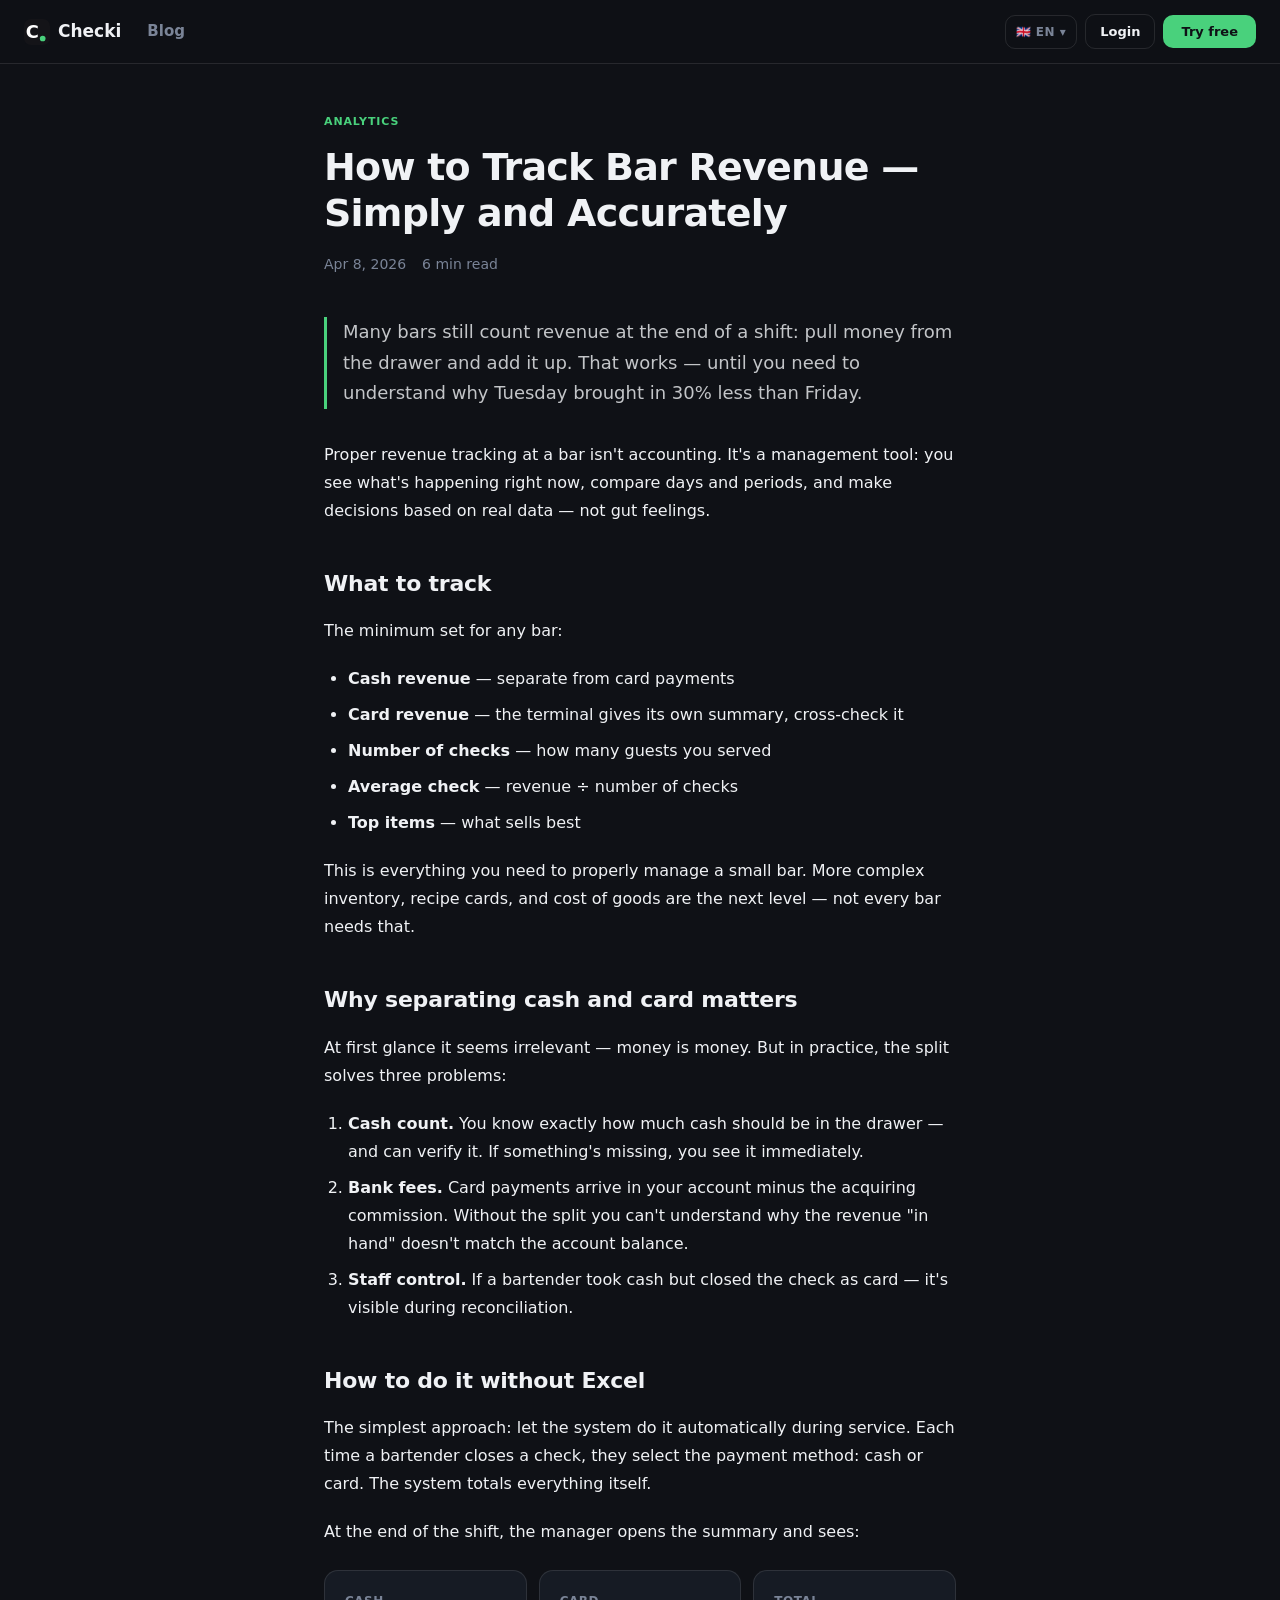
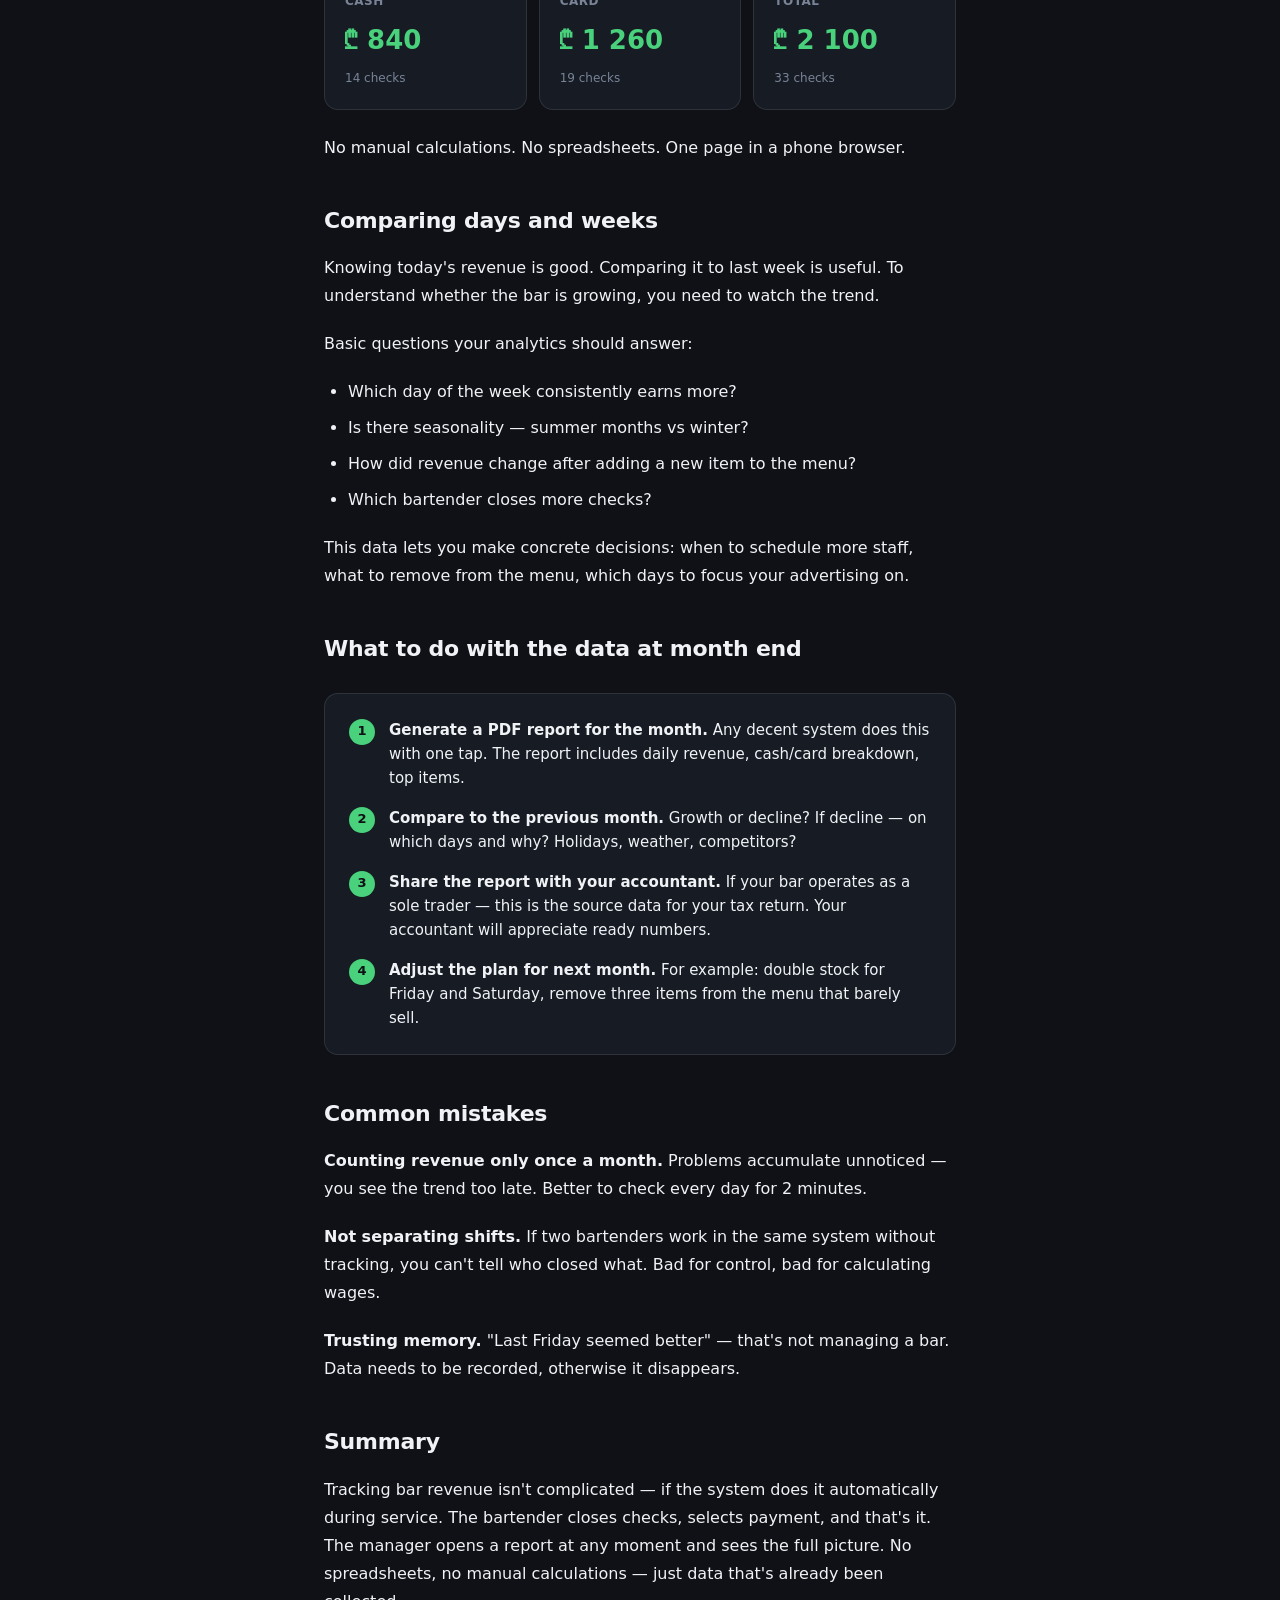
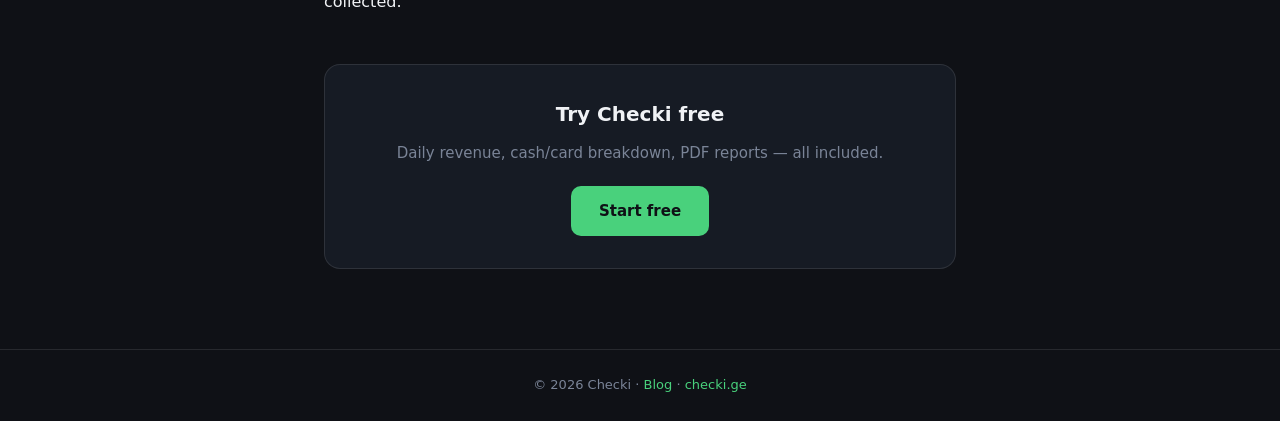
<file: landing/blog/kak-schitat-vyruchku-v-bare/index.html>
<!doctype html>
<html lang="ru">
<head>
  <meta charset="utf-8" />
  <!-- Google Tag Manager -->
  <script>(function(w,d,s,l,i){w[l]=w[l]||[];w[l].push({'gtm.start':new Date().getTime(),event:'gtm.js'});var f=d.getElementsByTagName(s)[0],j=d.createElement(s),dl=l!='dataLayer'?'&l='+l:'';j.async=true;j.src='https://www.googletagmanager.com/gtm.js?id='+i+dl;f.parentNode.insertBefore(j,f);})(window,document,'script','dataLayer','GTM-M2ZHXFCW');</script>
  <!-- End Google Tag Manager -->
  <meta name="viewport" content="width=device-width,initial-scale=1" />
  <title>Как считать выручку в баре — просто и точно</title>
  <meta name="description" content="Объясняем, как вести учёт выручки в баре: наличные и карта отдельно, разбивка по дням и неделям. Checki делает это автоматически." />
  <link rel="canonical" href="https://checki.ge/blog/kak-schitat-vyruchku-v-bare/" />
  <link rel="icon" type="image/svg+xml" href="data:image/svg+xml,<svg xmlns='http://www.w3.org/2000/svg' viewBox='0 0 32 32'><rect width='32' height='32' rx='8' fill='%23141418'/><text y='23' x='2' font-size='22' font-family='system-ui,sans-serif' font-weight='900' fill='white'>C</text><circle cx='23' cy='24' r='3.5' fill='%2349d17c'/></svg>" />
  <style>
    *, *::before, *::after { box-sizing: border-box; margin: 0; padding: 0; }
    :root {
      --bg:      #0f1116;
      --surface: #161b24;
      --border:  rgba(255,255,255,.10);
      --text:    #f0f2f5;
      --muted:   #7a8497;
      --accent:  #49d17c;
      --accent2: #2eb865;
    }
    body { background: var(--bg); color: var(--text); font-family: system-ui, -apple-system, sans-serif; line-height: 1.75; }
    a { color: var(--accent); text-decoration: none; }
    a:hover { color: var(--accent2); }

    nav { position: sticky; top: 0; z-index: 100; display: flex; align-items: center; justify-content: space-between; padding: 14px 24px; background: rgba(15,17,22,.92); backdrop-filter: blur(12px); border-bottom: 1px solid var(--border); gap: 12px; }
    .navLeft { display: flex; align-items: center; gap: 2px; }
    .navLogo { display: flex; align-items: center; gap: 8px; text-decoration: none; flex-shrink: 0; margin-right: 4px; user-select: none; -webkit-user-select: none; -webkit-touch-callout: none; }
    .navLogoText { font-size: 17px; font-weight: 800; color: var(--text); }
    .navRight { display: flex; align-items: center; gap: 8px; position: relative; }
    .navBtn { box-sizing: border-box; display: block; line-height: 1; padding: 10px 14px; border-radius: 10px; font-family: inherit; font-weight: 700; font-size: 13px; white-space: nowrap; text-decoration: none; cursor: pointer; flex-shrink: 0; -webkit-tap-highlight-color: transparent; }
    .langDrop { position: relative; }
    .langDropBtn { background: none; border: 1px solid var(--border); color: var(--muted); font-size: 12px; font-weight: 700; padding: 10px 10px; border-radius: 10px; cursor: pointer; letter-spacing: .04em; transition: all .15s; display: flex; align-items: center; gap: 4px; box-sizing: border-box; line-height: 1; flex-shrink: 0; -webkit-tap-highlight-color: transparent; font-family: inherit; }
    .langDropBtn:hover { color: var(--text); }
    .langDropMenu { display: none; position: absolute; top: calc(100% + 6px); right: 0; background: var(--surface); border: 1px solid var(--border); border-radius: 10px; overflow: hidden; min-width: 110px; z-index: 200; }
    .langDropMenu.open { display: block; }
    .langOpt { display: block; width: 100%; text-align: left; background: none; border: none; padding: 9px 14px; color: var(--muted); font-size: 13px; font-weight: 600; cursor: pointer; transition: background .1s; font-family: inherit; }
    .langOpt:hover { background: rgba(255,255,255,.06); color: var(--text); }
    .langOpt.active { color: var(--text); }
    .navLink { background: none; border: none; color: var(--muted); transition: color .15s; padding-left: 4px; padding-right: 4px; }
    .navLink:hover { color: var(--text); }
    .navLink.active { color: var(--text); }
    .navLeft .navLink { margin-left: 16px; font-size: 15px; }
    .navLogin { background: none; border: 1px solid var(--border); color: var(--text); transition: border-color .15s; }
    .navLogin:hover { border-color: rgba(255,255,255,.3); }
    .navCta { background: var(--accent); color: #0f1116; padding-left: 18px; padding-right: 18px; transition: background .15s; }
    .navCta:hover { background: var(--accent2); color: #0f1116; }
    .navBurger { display: none; background: none; border: 1px solid var(--border); color: var(--text); padding: 10px 13px; border-radius: 10px; cursor: pointer; box-sizing: border-box; line-height: 1; flex-shrink: 0; align-items: center; justify-content: center; -webkit-tap-highlight-color: transparent; }
    .navBurgerLines { display: flex; flex-direction: column; gap: 5px; width: 18px; }
    .navBurgerLine { height: 2px; border-radius: 1px; background: var(--text); }
    .navDrawer { display: none; position: absolute; top: calc(100% + 8px); right: 0; background: var(--surface); border: 1px solid var(--border); border-radius: 14px; padding: 6px; min-width: 200px; z-index: 200; flex-direction: column; gap: 2px; }
    .navDrawer.open { display: flex; }
    .navDrawerItem { display: flex; align-items: center; height: 42px; padding: 0 14px; border-radius: 10px; background: none; border: none; color: var(--text); font-weight: 700; font-size: 14px; white-space: nowrap; text-decoration: none; cursor: pointer; transition: background .1s; font-family: inherit; }
    .navDrawerItem:hover { background: rgba(255,255,255,.06); }
    .navDrawerItem.accent { color: var(--accent); }
    .navDrawerSep { height: 1px; background: var(--border); margin: 4px 2px; }
    .navDrawerLangs { display: flex; gap: 4px; padding: 2px 4px 4px; }
    .navDrawerLang { flex: 1; height: 34px; border-radius: 8px; border: none; background: rgba(255,255,255,.04); color: var(--muted); font-size: 12px; font-weight: 700; cursor: pointer; transition: all .1s; font-family: inherit; }
    .navDrawerLang:hover, .navDrawerLang.active { background: rgba(73,209,124,.12); color: var(--accent); }
    @media (max-width: 520px) { .navLogin, .langDrop, .navLeft .navLink { display: none; } .navBurger { display: flex; } }

    .wrap { max-width: 680px; margin: 0 auto; padding: 48px 24px 80px; }

    .tag { font-size: 11px; font-weight: 700; letter-spacing: .08em; text-transform: uppercase; color: var(--accent); margin-bottom: 14px; }
    h1 { font-size: clamp(26px, 6vw, 38px); font-weight: 800; letter-spacing: -.02em; line-height: 1.2; margin-bottom: 16px; }
    .meta { font-size: 14px; color: var(--muted); margin-bottom: 40px; display: flex; gap: 16px; }
    .lead { font-size: 18px; color: rgba(240,242,245,.8); line-height: 1.7; margin-bottom: 32px; border-left: 3px solid var(--accent); padding-left: 16px; }

    .body p { font-size: 16px; margin-bottom: 20px; }
    .body h2 { font-size: 22px; font-weight: 700; margin: 40px 0 14px; letter-spacing: -.01em; }
    .body ol, .body ul { padding-left: 24px; margin-bottom: 20px; }
    .body li { font-size: 16px; margin-bottom: 8px; }
    .body strong { color: var(--text); font-weight: 600; }

    .steps { background: var(--surface); border: 1px solid var(--border); border-radius: 14px; padding: 24px; margin: 24px 0; }
    .step { display: flex; gap: 14px; margin-bottom: 16px; }
    .step:last-child { margin-bottom: 0; }
    .stepN { width: 26px; height: 26px; border-radius: 50%; background: var(--accent); color: #0f1116; font-weight: 800; font-size: 13px; display: flex; align-items: center; justify-content: center; flex-shrink: 0; margin-top: 1px; }
    .stepText { font-size: 15px; line-height: 1.6; }

    .statRow { display: flex; gap: 12px; margin: 24px 0; flex-wrap: wrap; }
    .statBox { flex: 1; min-width: 140px; background: var(--surface); border: 1px solid var(--border); border-radius: 14px; padding: 20px; }
    .statLabel { font-size: 12px; color: var(--muted); font-weight: 600; letter-spacing: .04em; text-transform: uppercase; margin-bottom: 6px; }
    .statVal { font-size: 26px; font-weight: 800; color: var(--accent); }
    .statSub { font-size: 12px; color: var(--muted); margin-top: 4px; }

    .cta { background: var(--surface); border: 1px solid var(--border); border-radius: 16px; padding: 32px; text-align: center; margin-top: 48px; }
    .cta h3 { font-size: 20px; font-weight: 700; margin-bottom: 8px; }
    .cta p { font-size: 15px; color: var(--muted); margin-bottom: 20px; }
    .ctaBtn { display: inline-block; background: var(--accent); color: #0f1116; font-weight: 700; font-size: 15px; padding: 12px 28px; border-radius: 10px; text-decoration: none; }
    .ctaBtn:hover { background: var(--accent2); color: #0f1116; }

    footer { text-align: center; padding: 24px; font-size: 13px; color: var(--muted); border-top: 1px solid var(--border); }
  </style>
</head>
<body>
  <!-- Google Tag Manager (noscript) -->
  <noscript><iframe src="https://www.googletagmanager.com/ns.html?id=GTM-M2ZHXFCW" height="0" width="0" style="display:none;visibility:hidden"></iframe></noscript>
  <!-- End Google Tag Manager (noscript) -->

<nav>
  <div class="navLeft">
    <a class="navLogo" href="/">
      <svg width="26" height="26" viewBox="0 0 32 32" aria-hidden="true" style="flex-shrink:0"><rect width="32" height="32" rx="8" fill="#141418"/><text y="23" x="2" font-size="22" font-family="system-ui,sans-serif" font-weight="900" fill="white">C</text><circle cx="23" cy="24" r="3.5" fill="#49d17c"/></svg>
      <span class="navLogoText">Checki</span>
    </a>
    <a class="navBtn navLink" href="/blog/" data-i="nav_blog">Blog</a>
  </div>
  <div class="navRight">
    <div class="langDrop" id="langDrop">
      <button class="langDropBtn" id="langDropBtn">🇷🇺 RU ▾</button>
      <div class="langDropMenu" id="langDropMenu">
        <button class="langOpt" data-lang="ka">🇬🇪 Georgian</button>
        <button class="langOpt" data-lang="en">🇬🇧 English</button>
        <button class="langOpt" data-lang="ru">🇷🇺 Русский</button>
      </div>
    </div>
    <a class="navBtn navLogin" href="https://admin.checki.ge" data-i="nav_login">Войти</a>
    <a class="navBtn navCta" href="/#register" data-i="nav_cta">Попробовать</a>
    <button class="navBurger" id="navBurger" aria-label="Menu">
      <div class="navBurgerLines">
        <div class="navBurgerLine"></div>
        <div class="navBurgerLine"></div>
        <div class="navBurgerLine"></div>
      </div>
    </button>
    <div class="navDrawer" id="navDrawer">
      <a class="navDrawerItem" href="https://admin.checki.ge" data-i="nav_login">Войти</a>
      <a class="navDrawerItem" href="/blog/" data-i="nav_blog">Блог</a>
      <div class="navDrawerSep"></div>
      <div class="navDrawerLangs">
        <button class="navDrawerLang" data-lang="ka">🇬🇪 KA</button>
        <button class="navDrawerLang" data-lang="en">🇬🇧 EN</button>
        <button class="navDrawerLang" data-lang="ru">🇷🇺 RU</button>
      </div>
      <div class="navDrawerSep"></div>
      <a class="navDrawerItem accent" href="/#register" data-i="nav_cta">Попробовать →</a>
    </div>
  </div>
</nav>

<div class="wrap">
  <div class="tag" data-i="tag">Аналитика</div>
  <h1 data-i="h1">Как считать выручку в баре — просто и точно</h1>
  <div class="meta">
    <span data-i="date">8 апреля 2026</span>
    <span data-i="read">6 мин читать</span>
  </div>
  <p class="lead" data-i="lead">Многие бары до сих пор считают выручку в конце смены: достают деньги из ящика и складывают. Это работает — пока не нужно понять, почему во вторник вышло на 30% меньше, чем в пятницу.</p>

  <!-- RU body -->
  <div class="body lang-block" data-lang="ru">
    <p>Правильный учёт выручки в баре — это не бухгалтерия. Это инструмент управления: вы видите, что происходит прямо сейчас, можете сравнить дни и периоды, и принимаете решения на основе реальных данных, а не ощущений.</p>

    <h2>Что нужно фиксировать</h2>
    <p>Минимальный набор для любого бара:</p>
    <ul>
      <li><strong>Выручка наличными</strong> — отдельно от карточных платежей</li>
      <li><strong>Выручка картой</strong> — терминал даёт свою сводку, нужно сверять</li>
      <li><strong>Количество чеков</strong> — сколько гостей обслужили</li>
      <li><strong>Средний чек</strong> — выручка ÷ количество чеков</li>
      <li><strong>Топ позиций</strong> — что продаётся лучше всего</li>
    </ul>
    <p>Это всё что нужно для нормального управления небольшим баром. Более сложный склад, технологические карты и себестоимость — это следующий уровень, который нужен далеко не всем.</p>

    <h2>Почему разделять наличные и карту важно</h2>
    <p>На первый взгляд неважно — деньги есть деньги. Но на практике разделение решает три проблемы:</p>
    <ol>
      <li><strong>Инкассация.</strong> Вы точно знаете, сколько наличных должно быть в кассе — и можете сверить. Если не хватает, сразу видно.</li>
      <li><strong>Комиссии банка.</strong> Карточные платежи приходят на счёт за вычетом эквайринговой комиссии. Без разделения вы не поймёте почему выручка «на руках» не сходится с выручкой на счёте.</li>
      <li><strong>Контроль персонала.</strong> Если бармен принял наличные, но закрыл чек как карту — это заметно при сверке.</li>
    </ol>

    <h2>Как это делать без Excel и таблиц</h2>
    <p>Самый простой способ — чтобы система делала это автоматически во время работы. Каждый раз, когда бармен закрывает чек, он выбирает способ оплаты: наличные или карта. Система суммирует сама.</p>
    <p>В конце смены менеджер открывает сводку — и видит:</p>

    <div class="statRow">
      <div class="statBox">
        <div class="statLabel">Наличные</div>
        <div class="statVal">₾ 840</div>
        <div class="statSub">14 чеков</div>
      </div>
      <div class="statBox">
        <div class="statLabel">Карта</div>
        <div class="statVal">₾ 1 260</div>
        <div class="statSub">19 чеков</div>
      </div>
      <div class="statBox">
        <div class="statLabel">Итого</div>
        <div class="statVal">₾ 2 100</div>
        <div class="statSub">33 чека</div>
      </div>
    </div>

    <p>Никаких ручных подсчётов. Никаких Excel-файлов. Одна страница в браузере телефона.</p>

    <h2>Сравнение по дням и неделям</h2>
    <p>Знать сегодняшнюю выручку — хорошо. Сравнить её с прошлой неделей — уже полезно. Чтобы понять, растёт бар или нет, нужно смотреть динамику.</p>
    <p>Базовые вопросы, на которые должна отвечать аналитика:</p>
    <ul>
      <li>В какой день недели выручка стабильно выше?</li>
      <li>Есть ли сезонность — летние месяцы против зимних?</li>
      <li>Как изменилась выручка после того, как вы добавили новую позицию в меню?</li>
      <li>Какой бармен закрывает больше чеков?</li>
    </ul>
    <p>Эти данные позволяют принимать конкретные решения: когда выводить больше персонала, что убрать из меню, какие дни акцентировать в рекламе.</p>

    <h2>Что делать с данными в конце месяца</h2>
    <div class="steps">
      <div class="step">
        <div class="stepN">1</div>
        <div class="stepText"><strong>Сформируйте PDF-отчёт за месяц.</strong> Любая нормальная система делает это одной кнопкой. В отчёте — выручка по дням, разбивка наличные/карта, топ позиций.</div>
      </div>
      <div class="step">
        <div class="stepN">2</div>
        <div class="stepText"><strong>Сравните с предыдущим месяцем.</strong> Рост или падение? Если падение — в какие дни и почему? Праздники, погода, конкуренты?</div>
      </div>
      <div class="step">
        <div class="stepN">3</div>
        <div class="stepText"><strong>Передайте отчёт бухгалтеру.</strong> Если бар работает как ИП — это исходные данные для декларации. Бухгалтер скажет «спасибо» за готовые цифры.</div>
      </div>
      <div class="step">
        <div class="stepN">4</div>
        <div class="stepText"><strong>Скорректируйте план на следующий месяц.</strong> Например: удвоить запасы в пятницу и субботу, убрать из меню три позиции которые почти не продаются.</div>
      </div>
    </div>

    <h2>Типичные ошибки</h2>
    <p><strong>Считать выручку только раз в месяц.</strong> Проблемы нарастают незаметно — поздно видите тренд. Лучше смотреть каждый день по 2 минуты.</p>
    <p><strong>Не разделять смены.</strong> Если два бармена работают в одной системе без разграничения, непонятно кто сколько закрыл. Плохо и для контроля, и для расчёта зарплат.</p>
    <p><strong>Доверять только памяти.</strong> «Кажется, прошлая пятница была лучше» — не управление баром. Данные нужны зафиксированные, иначе они исчезают.</p>

    <h2>Итог</h2>
    <p>Считать выручку в баре несложно — если система делает это сама в процессе работы. Бармен закрывает чеки, выбирает оплату, и всё. Менеджер в любой момент открывает отчёт и видит картину. Никаких таблиц, никаких расчётов вручную — только данные, которые уже собраны.</p>
  </div>

  <!-- EN body -->
  <div class="body lang-block" data-lang="en" hidden>
    <p>Proper revenue tracking at a bar isn't accounting. It's a management tool: you see what's happening right now, compare days and periods, and make decisions based on real data — not gut feelings.</p>

    <h2>What to track</h2>
    <p>The minimum set for any bar:</p>
    <ul>
      <li><strong>Cash revenue</strong> — separate from card payments</li>
      <li><strong>Card revenue</strong> — the terminal gives its own summary, cross-check it</li>
      <li><strong>Number of checks</strong> — how many guests you served</li>
      <li><strong>Average check</strong> — revenue ÷ number of checks</li>
      <li><strong>Top items</strong> — what sells best</li>
    </ul>
    <p>This is everything you need to properly manage a small bar. More complex inventory, recipe cards, and cost of goods are the next level — not every bar needs that.</p>

    <h2>Why separating cash and card matters</h2>
    <p>At first glance it seems irrelevant — money is money. But in practice, the split solves three problems:</p>
    <ol>
      <li><strong>Cash count.</strong> You know exactly how much cash should be in the drawer — and can verify it. If something's missing, you see it immediately.</li>
      <li><strong>Bank fees.</strong> Card payments arrive in your account minus the acquiring commission. Without the split you can't understand why the revenue "in hand" doesn't match the account balance.</li>
      <li><strong>Staff control.</strong> If a bartender took cash but closed the check as card — it's visible during reconciliation.</li>
    </ol>

    <h2>How to do it without Excel</h2>
    <p>The simplest approach: let the system do it automatically during service. Each time a bartender closes a check, they select the payment method: cash or card. The system totals everything itself.</p>
    <p>At the end of the shift, the manager opens the summary and sees:</p>

    <div class="statRow">
      <div class="statBox">
        <div class="statLabel">Cash</div>
        <div class="statVal">₾ 840</div>
        <div class="statSub">14 checks</div>
      </div>
      <div class="statBox">
        <div class="statLabel">Card</div>
        <div class="statVal">₾ 1 260</div>
        <div class="statSub">19 checks</div>
      </div>
      <div class="statBox">
        <div class="statLabel">Total</div>
        <div class="statVal">₾ 2 100</div>
        <div class="statSub">33 checks</div>
      </div>
    </div>

    <p>No manual calculations. No spreadsheets. One page in a phone browser.</p>

    <h2>Comparing days and weeks</h2>
    <p>Knowing today's revenue is good. Comparing it to last week is useful. To understand whether the bar is growing, you need to watch the trend.</p>
    <p>Basic questions your analytics should answer:</p>
    <ul>
      <li>Which day of the week consistently earns more?</li>
      <li>Is there seasonality — summer months vs winter?</li>
      <li>How did revenue change after adding a new item to the menu?</li>
      <li>Which bartender closes more checks?</li>
    </ul>
    <p>This data lets you make concrete decisions: when to schedule more staff, what to remove from the menu, which days to focus your advertising on.</p>

    <h2>What to do with the data at month end</h2>
    <div class="steps">
      <div class="step">
        <div class="stepN">1</div>
        <div class="stepText"><strong>Generate a PDF report for the month.</strong> Any decent system does this with one tap. The report includes daily revenue, cash/card breakdown, top items.</div>
      </div>
      <div class="step">
        <div class="stepN">2</div>
        <div class="stepText"><strong>Compare to the previous month.</strong> Growth or decline? If decline — on which days and why? Holidays, weather, competitors?</div>
      </div>
      <div class="step">
        <div class="stepN">3</div>
        <div class="stepText"><strong>Share the report with your accountant.</strong> If your bar operates as a sole trader — this is the source data for your tax return. Your accountant will appreciate ready numbers.</div>
      </div>
      <div class="step">
        <div class="stepN">4</div>
        <div class="stepText"><strong>Adjust the plan for next month.</strong> For example: double stock for Friday and Saturday, remove three items from the menu that barely sell.</div>
      </div>
    </div>

    <h2>Common mistakes</h2>
    <p><strong>Counting revenue only once a month.</strong> Problems accumulate unnoticed — you see the trend too late. Better to check every day for 2 minutes.</p>
    <p><strong>Not separating shifts.</strong> If two bartenders work in the same system without tracking, you can't tell who closed what. Bad for control, bad for calculating wages.</p>
    <p><strong>Trusting memory.</strong> "Last Friday seemed better" — that's not managing a bar. Data needs to be recorded, otherwise it disappears.</p>

    <h2>Summary</h2>
    <p>Tracking bar revenue isn't complicated — if the system does it automatically during service. The bartender closes checks, selects payment, and that's it. The manager opens a report at any moment and sees the full picture. No spreadsheets, no manual calculations — just data that's already been collected.</p>
  </div>

  <!-- KA body -->
  <div class="body lang-block" data-lang="ka" hidden>
    <p>ბარში შემოსავლის სწორი აღრიცხვა არ არის ბუღალტერია. ეს მართვის ინსტრუმენტია: ხედავ რა ხდება ახლა, ადარებ დღეებსა და პერიოდებს, გადაწყვეტილებებს ღებულობ რეალური მონაცემების მიხედვით და არა შეგრძნებებით.</p>

    <h2>რა უნდა დაფიქსირდეს</h2>
    <p>მინიმალური ნაკრები ნებისმიერი ბარისთვის:</p>
    <ul>
      <li><strong>ნაღდი შემოსავალი</strong> — ბარათის გადახდებისგან ცალკე</li>
      <li><strong>ბარათის შემოსავალი</strong> — ტერმინალი საკუთარ შეჯამებას გვაძლევს, სჭირდება გადამოწმება</li>
      <li><strong>ქვითრების რაოდენობა</strong> — რამდენი სტუმარი მოვემსახურეთ</li>
      <li><strong>საშუალო ქვითარი</strong> — შემოსავალი ÷ ქვითრების რაოდენობა</li>
      <li><strong>ტოპ პოზიციები</strong> — რა იყიდება ყველაზე კარგად</li>
    </ul>
    <p>ეს ყველაფერია, რაც პატარა ბარის ნორმალური მართვისთვის გჭირდება.</p>

    <h2>რატომ არის მნიშვნელოვანი ნაღდის და ბარათის გამიჯვნა</h2>
    <p>ერთი შეხედვით არარელევანტურია — ფული ფულია. მაგრამ პრაქტიკაში გამიჯვნა სამ პრობლემას წყვეტს:</p>
    <ol>
      <li><strong>ნაღდის დათვლა.</strong> ზუსტად იცი, რამდენი ნაღდი უნდა იყოს სალაროში — და შეგიძლია გადაამოწმო.</li>
      <li><strong>ბანკის საკომისიოები.</strong> ბარათის გადახდები ანგარიშზე ექვაირინგის საკომისიოს გამოკლებით შემოდის.</li>
      <li><strong>პერსონალის კონტროლი.</strong> თუ ბარმენმა ნაღდი მიიღო, მაგრამ ქვითარი ბარათად დახურა — შედარებისას ჩანს.</li>
    </ol>

    <h2>როგორ გავაკეთოთ Excel-ის გარეშე</h2>
    <p>ყველაზე მარტივი გზა: სისტემა ამას მუშაობის განმავლობაში ავტომატურად აკეთებდეს. ყოველ ჯერზე, როდესაც ბარმენი ქვითარს ხურავს, ირჩევს გადახდის მეთოდს: ნაღდი ან ბარათი. სისტემა თავად ჯამავს.</p>
    <p>ცვლის ბოლოს მენეჯერი ხსნის შეჯამებას და ხედავს:</p>

    <div class="statRow">
      <div class="statBox">
        <div class="statLabel">ნაღდი</div>
        <div class="statVal">₾ 840</div>
        <div class="statSub">14 ქვითარი</div>
      </div>
      <div class="statBox">
        <div class="statLabel">ბარათი</div>
        <div class="statVal">₾ 1 260</div>
        <div class="statSub">19 ქვითარი</div>
      </div>
      <div class="statBox">
        <div class="statLabel">სულ</div>
        <div class="statVal">₾ 2 100</div>
        <div class="statSub">33 ქვითარი</div>
      </div>
    </div>

    <p>ხელით გამოთვლა არ სჭირდება. ცხრილები არ სჭირდება. ტელეფონის ბრაუზერში ერთი გვერდი.</p>

    <h2>დღეებისა და კვირების შედარება</h2>
    <p>დღევანდელი შემოსავლის ცოდნა კარგია. გასულ კვირასთან შედარება — სასარგებლოა. იმის გასაგებად, იზრდება ბარი თუ არა, ტენდენცია უნდა გაკონტროლდეს.</p>
    <p>ძირითადი კითხვები, რომლებსაც ანალიტიკა უნდა პასუხობდეს:</p>
    <ul>
      <li>კვირის რომელ დღეს არის შემოსავალი სტაბილურად მაღალი?</li>
      <li>არის სეზონურობა — ზაფხულის თვეები ზამთრის წინააღმდეგ?</li>
      <li>როგორ შეიცვალა შემოსავალი მენიუში ახალი პოზიციის დამატების შემდეგ?</li>
      <li>რომელი ბარმენი ხურავს მეტ ქვითარს?</li>
    </ul>
    <p>ეს მონაცემები კონკრეტული გადაწყვეტილებების მისაღებად გვეხმარება.</p>

    <h2>რა გავაკეთოთ მონაცემებით თვის ბოლოს</h2>
    <div class="steps">
      <div class="step">
        <div class="stepN">1</div>
        <div class="stepText"><strong>შექმენი PDF ანგარიში თვისთვის.</strong> ნებისმიერი ნორმალური სისტემა ამას ერთი დაჭერით აკეთებს. ანგარიშში — ყოველდღიური შემოსავალი, ნაღდი/ბარათის დაყოფა, ტოპ პოზიციები.</div>
      </div>
      <div class="step">
        <div class="stepN">2</div>
        <div class="stepText"><strong>შეადარე წინა თვეს.</strong> ზრდა თუ კლება? კლება რომელ დღეებში და რატომ? არდადეგები, ამინდი, კონკურენტები?</div>
      </div>
      <div class="step">
        <div class="stepN">3</div>
        <div class="stepText"><strong>გადაეცი ანგარიში ბუღალტერს.</strong> თუ ბარი ინდივიდუალური მეწარმის სახით მუშაობს — ეს დეკლარაციის საწყისი მონაცემებია.</div>
      </div>
      <div class="step">
        <div class="stepN">4</div>
        <div class="stepText"><strong>შეასწორე გეგმა მომავალი თვისთვის.</strong> მაგალითად: გაანახევრე მარაგი პარასკევს და შაბათს, ამოიღე სამი პოზიცია, რომელიც თითქმის არ იყიდება.</div>
      </div>
    </div>

    <h2>გავრცელებული შეცდომები</h2>
    <p><strong>შემოსავლის დათვლა მხოლოდ თვეში ერთხელ.</strong> პრობლემები შეუმჩნევლად გროვდება — ტენდენციას გვიანდება. უმჯობესია ყოველ დღე 2 წუთი.</p>
    <p><strong>ცვლების გაუმიჯნავობა.</strong> თუ ორი ბარმენი ერთ სისტემაში გამიჯვნის გარეშე მუშაობს, გაუგებარია ვინ რამდენი დახურა.</p>
    <p><strong>მხოლოდ მეხსიერებაზე დაყრდნობა.</strong> „ჩანდა, გასული პარასკევი უკეთესი იყო" — ეს ბარის მართვა არ არის. მონაცემები უნდა ჩაიწეროს.</p>

    <h2>შეჯამება</h2>
    <p>ბარში შემოსავლის დათვლა რთული არ არის — თუ სისტემა მუშაობის დროს ამას ავტომატურად აკეთებს. ბარმენი ხურავს ქვითრებს, ირჩევს გადახდას, და სულ ეს. მენეჯერი ნებისმიერ დროს ხსნის ანგარიშს და ხედავს სრულ სურათს.</p>
  </div>

  <div class="cta">
    <h3 data-i="cta_h3">Попробуйте Checki бесплатно</h3>
    <p data-i="cta_p">Выручка по дням, разбивка наличные/карта, PDF-отчёт — всё уже включено.</p>
    <a class="ctaBtn" href="/#register" data-i="cta_btn">Начать бесплатно</a>
  </div>
</div>

<footer>© 2026 Checki · <a href="/blog/" data-i="blog_link">Блог</a> · <a href="/">checki.ge</a></footer>

<script>
const LANG_KEY = "checki_lang";
const T = {
  ru: {
    nav_blog: "Блог", nav_login: "Войти", nav_cta: "Попробовать",
    tag: "Аналитика",
    h1: "Как считать выручку в баре — просто и точно",
    date: "8 апреля 2026", read: "6 мин читать",
    lead: "Многие бары до сих пор считают выручку в конце смены: достают деньги из ящика и складывают. Это работает — пока не нужно понять, почему во вторник вышло на 30% меньше, чем в пятницу.",
    cta_h3: "Попробуйте Checki бесплатно",
    cta_p: "Выручка по дням, разбивка наличные/карта, PDF-отчёт — всё уже включено.",
    cta_btn: "Начать бесплатно",
    blog_link: "Блог",
  },
  en: {
    nav_blog: "Blog", nav_login: "Login", nav_cta: "Try free",
    tag: "Analytics",
    h1: "How to Track Bar Revenue — Simply and Accurately",
    date: "Apr 8, 2026", read: "6 min read",
    lead: "Many bars still count revenue at the end of a shift: pull money from the drawer and add it up. That works — until you need to understand why Tuesday brought in 30% less than Friday.",
    cta_h3: "Try Checki free",
    cta_p: "Daily revenue, cash/card breakdown, PDF reports — all included.",
    cta_btn: "Start free",
    blog_link: "Blog",
  },
  ka: {
    nav_blog: "ბლოგი", nav_login: "შესვლა", nav_cta: "სცადე",
    tag: "ანალიტიკა",
    h1: "როგორ დავთვალოთ ბარის შემოსავალი — მარტივად და ზუსტად",
    date: "8 აპრ 2026", read: "6 წთ კითხვა",
    lead: "ბევრი ბარი კვლავ ცვლის ბოლოს ითვლის შემოსავალს: ყუთიდან ფულს იღებს და ადის. ეს მუშაობს — სანამ არ გჭირდება გაიგო, რატომ სამშაბათს 30%-ით ნაკლები გამოვიდა ვიდრე პარასკევს.",
    cta_h3: "სცადეთ Checki უფასოდ",
    cta_p: "ყოველდღიური შემოსავალი, ნაღდი/ბარათის დაყოფა, PDF ანგარიში — ყველაფერი შეტანილია.",
    cta_btn: "უფასოდ დაწყება",
    blog_link: "ბლოგი",
  },
};

const LANG_LABELS = { en: "🇬🇧 EN", ru: "🇷🇺 RU", ka: "🇬🇪 KA" };

function apply(lang) {
  localStorage.setItem(LANG_KEY, lang);
  const t = T[lang] || T.ru;
  document.querySelectorAll("[data-i]").forEach(el => {
    if (t[el.dataset.i] !== undefined) el.textContent = t[el.dataset.i];
  });
  document.documentElement.lang = lang;
  const dropBtn = document.getElementById("langDropBtn");
  if (dropBtn) dropBtn.textContent = (LANG_LABELS[lang] || lang.toUpperCase()) + " ▾";
  document.querySelectorAll(".langOpt").forEach(b => b.classList.toggle("active", b.dataset.lang === lang));
  document.querySelectorAll(".navDrawerLang").forEach(b => b.classList.toggle("active", b.dataset.lang === lang));
  document.querySelectorAll(".lang-block").forEach(el => { el.hidden = el.dataset.lang !== lang; });
}

const langDropBtn = document.getElementById("langDropBtn");
const langDropMenu = document.getElementById("langDropMenu");
const navBurger = document.getElementById("navBurger");
const navDrawer = document.getElementById("navDrawer");

if (langDropBtn) langDropBtn.addEventListener("click", e => { e.stopPropagation(); langDropMenu.classList.toggle("open"); });
document.querySelectorAll(".langOpt").forEach(b => b.addEventListener("click", () => { apply(b.dataset.lang); langDropMenu.classList.remove("open"); }));
document.querySelectorAll(".navDrawerLang").forEach(b => b.addEventListener("click", () => { apply(b.dataset.lang); navDrawer.classList.remove("open"); }));
if (navBurger) navBurger.addEventListener("click", e => { e.stopPropagation(); navDrawer.classList.toggle("open"); });
document.addEventListener("click", () => { langDropMenu?.classList.remove("open"); navDrawer?.classList.remove("open"); });

apply(localStorage.getItem(LANG_KEY) || "ru");
</script>
</body>
</html>
</file>
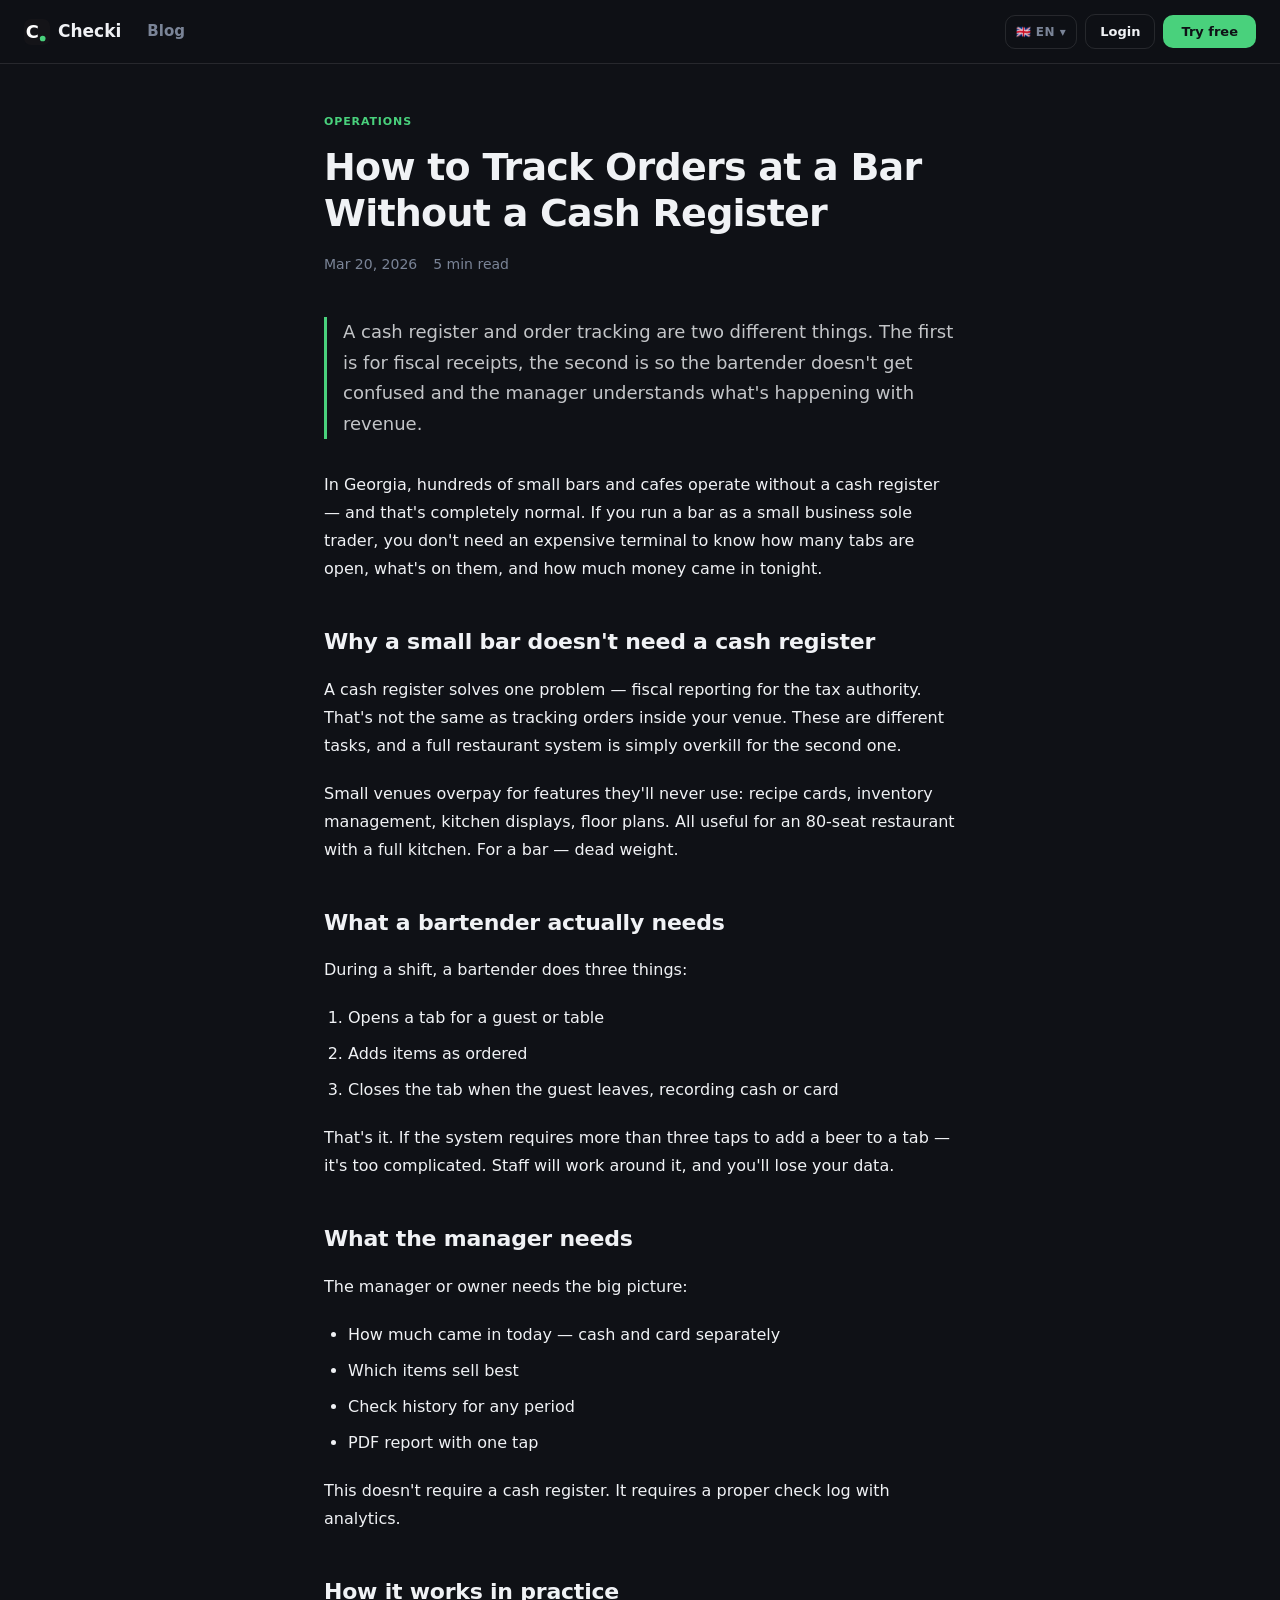
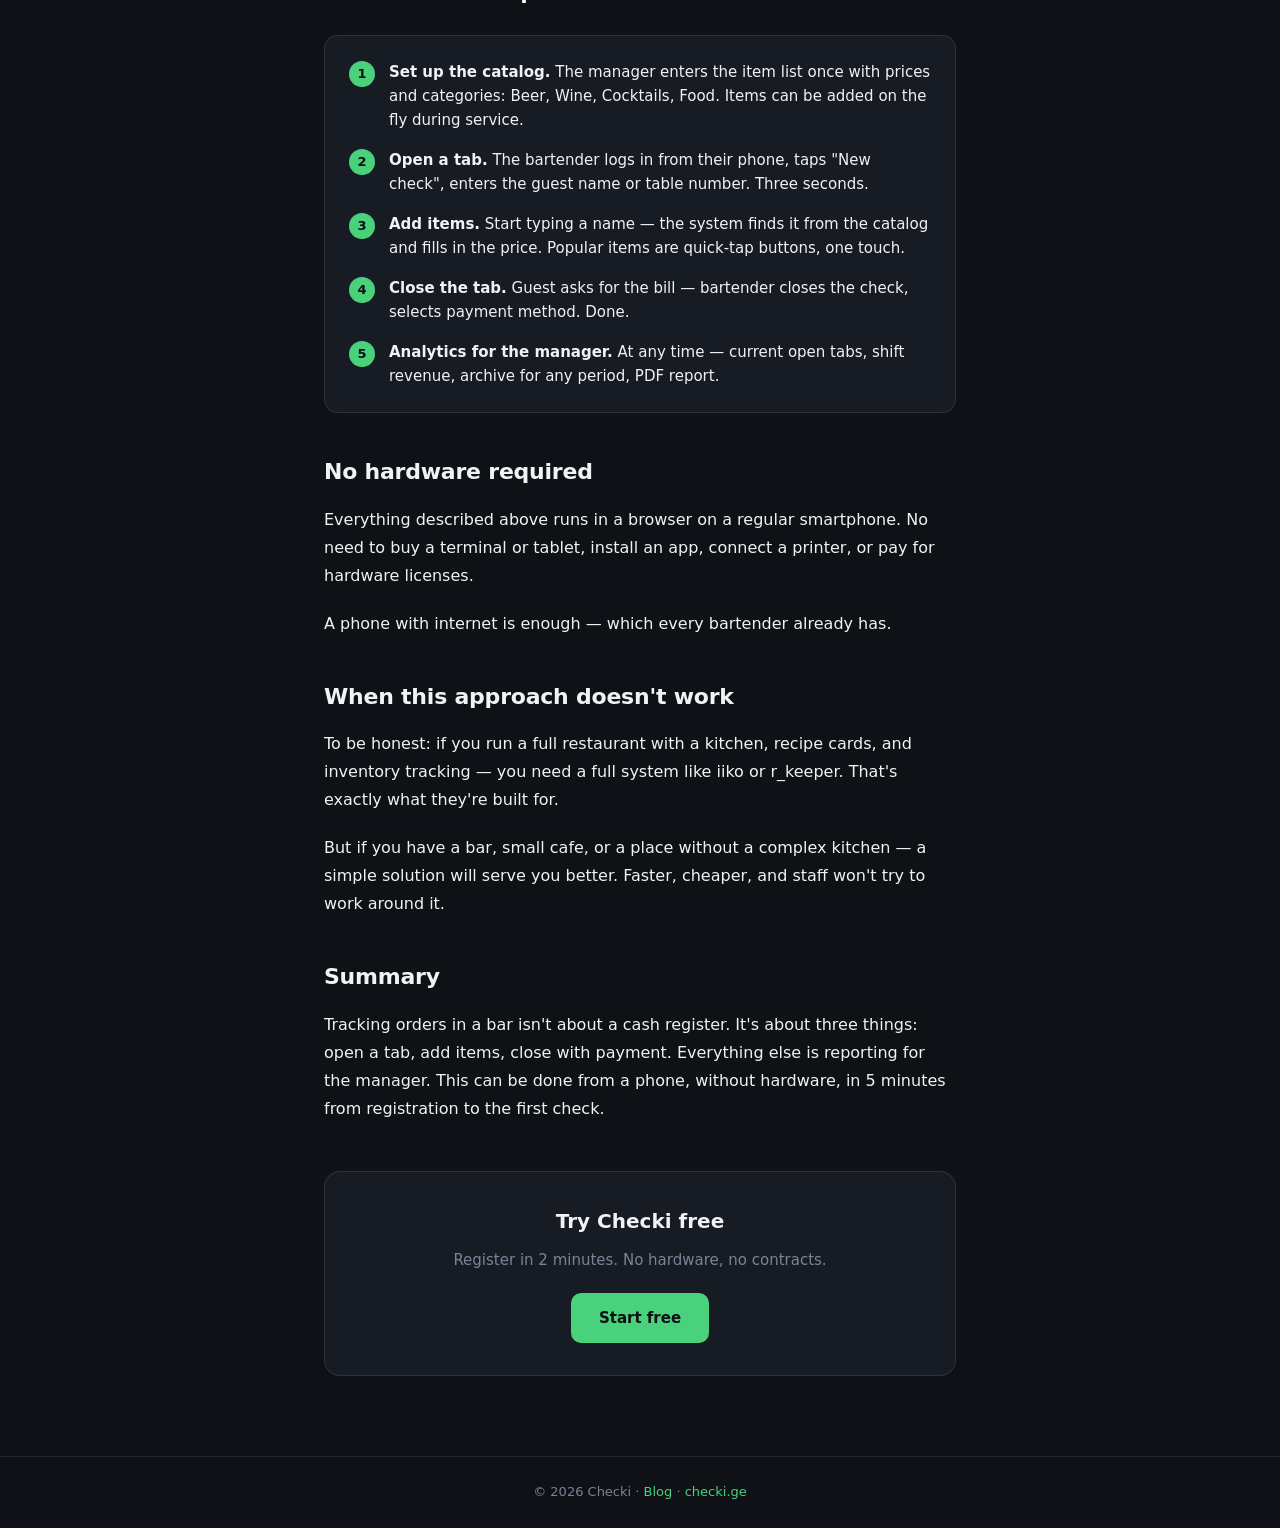
<file: landing/blog/kak-vesti-uchet-bez-kassy/index.html>
<!doctype html>
<html lang="ru">
<head>
  <meta charset="utf-8" />
  <!-- Google Tag Manager -->
  <script>(function(w,d,s,l,i){w[l]=w[l]||[];w[l].push({'gtm.start':new Date().getTime(),event:'gtm.js'});var f=d.getElementsByTagName(s)[0],j=d.createElement(s),dl=l!='dataLayer'?'&l='+l:'';j.async=true;j.src='https://www.googletagmanager.com/gtm.js?id='+i+dl;f.parentNode.insertBefore(j,f);})(window,document,'script','dataLayer','GTM-M2ZHXFCW');</script>
  <!-- End Google Tag Manager -->
  <meta name="viewport" content="width=device-width,initial-scale=1" />
  <title>Как вести учёт в баре без кассы — руководство</title>
  <meta name="description" content="Рассказываем, как небольшой бар может считать выручку, вести заказы и управлять персоналом без кассового аппарата и лицензий." />
  <link rel="canonical" href="https://checki.ge/blog/kak-vesti-uchet-bez-kassy/" />
  <link rel="icon" type="image/svg+xml" href="data:image/svg+xml,<svg xmlns='http://www.w3.org/2000/svg' viewBox='0 0 32 32'><rect width='32' height='32' rx='8' fill='%23141418'/><text y='23' x='2' font-size='22' font-family='system-ui,sans-serif' font-weight='900' fill='white'>C</text><circle cx='23' cy='24' r='3.5' fill='%2349d17c'/></svg>" />
  <style>
    *, *::before, *::after { box-sizing: border-box; margin: 0; padding: 0; }
    :root {
      --bg:      #0f1116;
      --surface: #161b24;
      --border:  rgba(255,255,255,.10);
      --text:    #f0f2f5;
      --muted:   #7a8497;
      --accent:  #49d17c;
      --accent2: #2eb865;
    }
    body { background: var(--bg); color: var(--text); font-family: system-ui, -apple-system, sans-serif; line-height: 1.75; }
    a { color: var(--accent); text-decoration: none; }
    a:hover { color: var(--accent2); }

    nav { position: sticky; top: 0; z-index: 100; display: flex; align-items: center; justify-content: space-between; padding: 14px 24px; background: rgba(15,17,22,.92); backdrop-filter: blur(12px); border-bottom: 1px solid var(--border); gap: 12px; }
    .navLeft { display: flex; align-items: center; gap: 2px; }
    .navLogo { display: flex; align-items: center; gap: 8px; text-decoration: none; flex-shrink: 0; margin-right: 4px; user-select: none; -webkit-user-select: none; -webkit-touch-callout: none; }
    .navLogoText { font-size: 17px; font-weight: 800; color: var(--text); }
    .navRight { display: flex; align-items: center; gap: 8px; position: relative; }
    .navBtn { box-sizing: border-box; display: block; line-height: 1; padding: 10px 14px; border-radius: 10px; font-family: inherit; font-weight: 700; font-size: 13px; white-space: nowrap; text-decoration: none; cursor: pointer; flex-shrink: 0; -webkit-tap-highlight-color: transparent; }
    .langDrop { position: relative; }
    .langDropBtn { background: none; border: 1px solid var(--border); color: var(--muted); font-size: 12px; font-weight: 700; padding: 10px 10px; border-radius: 10px; cursor: pointer; letter-spacing: .04em; transition: all .15s; display: flex; align-items: center; gap: 4px; box-sizing: border-box; line-height: 1; flex-shrink: 0; -webkit-tap-highlight-color: transparent; font-family: inherit; }
    .langDropBtn:hover { color: var(--text); }
    .langDropMenu { display: none; position: absolute; top: calc(100% + 6px); right: 0; background: var(--surface); border: 1px solid var(--border); border-radius: 10px; overflow: hidden; min-width: 110px; z-index: 200; }
    .langDropMenu.open { display: block; }
    .langOpt { display: block; width: 100%; text-align: left; background: none; border: none; padding: 9px 14px; color: var(--muted); font-size: 13px; font-weight: 600; cursor: pointer; transition: background .1s; font-family: inherit; }
    .langOpt:hover { background: rgba(255,255,255,.06); color: var(--text); }
    .langOpt.active { color: var(--text); }
    .navLink { background: none; border: none; color: var(--muted); transition: color .15s; padding-left: 4px; padding-right: 4px; }
    .navLink:hover { color: var(--text); }
    .navLink.active { color: var(--text); }
    .navLeft .navLink { margin-left: 16px; font-size: 15px; }
    .navLogin { background: none; border: 1px solid var(--border); color: var(--text); transition: border-color .15s; }
    .navLogin:hover { border-color: rgba(255,255,255,.3); }
    .navCta { background: var(--accent); color: #0f1116; padding-left: 18px; padding-right: 18px; transition: background .15s; }
    .navCta:hover { background: var(--accent2); color: #0f1116; }
    .navBurger { display: none; background: none; border: 1px solid var(--border); color: var(--text); padding: 10px 13px; border-radius: 10px; cursor: pointer; box-sizing: border-box; line-height: 1; flex-shrink: 0; align-items: center; justify-content: center; -webkit-tap-highlight-color: transparent; }
    .navBurgerLines { display: flex; flex-direction: column; gap: 5px; width: 18px; }
    .navBurgerLine { height: 2px; border-radius: 1px; background: var(--text); }
    .navDrawer { display: none; position: absolute; top: calc(100% + 8px); right: 0; background: var(--surface); border: 1px solid var(--border); border-radius: 14px; padding: 6px; min-width: 200px; z-index: 200; flex-direction: column; gap: 2px; }
    .navDrawer.open { display: flex; }
    .navDrawerItem { display: flex; align-items: center; height: 42px; padding: 0 14px; border-radius: 10px; background: none; border: none; color: var(--text); font-weight: 700; font-size: 14px; white-space: nowrap; text-decoration: none; cursor: pointer; transition: background .1s; font-family: inherit; }
    .navDrawerItem:hover { background: rgba(255,255,255,.06); }
    .navDrawerItem.accent { color: var(--accent); }
    .navDrawerItem.active-blog { color: var(--accent); }
    .navDrawerSep { height: 1px; background: var(--border); margin: 4px 2px; }
    .navDrawerLangs { display: flex; gap: 4px; padding: 2px 4px 4px; }
    .navDrawerLang { flex: 1; height: 34px; border-radius: 8px; border: none; background: rgba(255,255,255,.04); color: var(--muted); font-size: 12px; font-weight: 700; cursor: pointer; transition: all .1s; font-family: inherit; }
    .navDrawerLang:hover, .navDrawerLang.active { background: rgba(73,209,124,.12); color: var(--accent); }
    @media (max-width: 520px) { .navLogin, .langDrop, .navLeft .navLink { display: none; } .navBurger { display: flex; } }

    .wrap { max-width: 680px; margin: 0 auto; padding: 48px 24px 80px; }

    .tag { font-size: 11px; font-weight: 700; letter-spacing: .08em; text-transform: uppercase; color: var(--accent); margin-bottom: 14px; }
    h1 { font-size: clamp(26px, 6vw, 38px); font-weight: 800; letter-spacing: -.02em; line-height: 1.2; margin-bottom: 16px; }
    .meta { font-size: 14px; color: var(--muted); margin-bottom: 40px; display: flex; gap: 16px; }
    .lead { font-size: 18px; color: rgba(240,242,245,.8); line-height: 1.7; margin-bottom: 32px; border-left: 3px solid var(--accent); padding-left: 16px; }

    .body p { font-size: 16px; margin-bottom: 20px; }
    .body h2 { font-size: 22px; font-weight: 700; margin: 40px 0 14px; letter-spacing: -.01em; }
    .body ol, .body ul { padding-left: 24px; margin-bottom: 20px; }
    .body li { font-size: 16px; margin-bottom: 8px; }
    .body strong { color: var(--text); font-weight: 600; }

    .steps { background: var(--surface); border: 1px solid var(--border); border-radius: 14px; padding: 24px; margin: 24px 0; }
    .step { display: flex; gap: 14px; margin-bottom: 16px; }
    .step:last-child { margin-bottom: 0; }
    .stepN { width: 26px; height: 26px; border-radius: 50%; background: var(--accent); color: #0f1116; font-weight: 800; font-size: 13px; display: flex; align-items: center; justify-content: center; flex-shrink: 0; margin-top: 1px; }
    .stepText { font-size: 15px; line-height: 1.6; }

    .cta { background: var(--surface); border: 1px solid var(--border); border-radius: 16px; padding: 32px; text-align: center; margin-top: 48px; }
    .cta h3 { font-size: 20px; font-weight: 700; margin-bottom: 8px; }
    .cta p { font-size: 15px; color: var(--muted); margin-bottom: 20px; }
    .ctaBtn { display: inline-block; background: var(--accent); color: #0f1116; font-weight: 700; font-size: 15px; padding: 12px 28px; border-radius: 10px; text-decoration: none; }
    .ctaBtn:hover { background: var(--accent2); color: #0f1116; }

    footer { text-align: center; padding: 24px; font-size: 13px; color: var(--muted); border-top: 1px solid var(--border); }
  </style>
</head>
<body>
  <!-- Google Tag Manager (noscript) -->
  <noscript><iframe src="https://www.googletagmanager.com/ns.html?id=GTM-M2ZHXFCW" height="0" width="0" style="display:none;visibility:hidden"></iframe></noscript>
  <!-- End Google Tag Manager (noscript) -->

<nav>
  <div class="navLeft">
    <a class="navLogo" href="/">
      <svg width="26" height="26" viewBox="0 0 32 32" aria-hidden="true" style="flex-shrink:0"><rect width="32" height="32" rx="8" fill="#141418"/><text y="23" x="2" font-size="22" font-family="system-ui,sans-serif" font-weight="900" fill="white">C</text><circle cx="23" cy="24" r="3.5" fill="#49d17c"/></svg>
      <span class="navLogoText">Checki</span>
    </a>
    <a class="navBtn navLink" href="/blog/" data-i="nav_blog">Blog</a>
  </div>
  <div class="navRight">
    <div class="langDrop" id="langDrop">
      <button class="langDropBtn" id="langDropBtn">🇷🇺 RU ▾</button>
      <div class="langDropMenu" id="langDropMenu">
        <button class="langOpt" data-lang="ka">🇬🇪 Georgian</button>
        <button class="langOpt" data-lang="en">🇬🇧 English</button>
        <button class="langOpt" data-lang="ru">🇷🇺 Русский</button>
      </div>
    </div>
    <a class="navBtn navLogin" href="https://admin.checki.ge" data-i="nav_login">Войти</a>
    <a class="navBtn navCta" href="/#register" data-i="nav_cta">Попробовать</a>
    <button class="navBurger" id="navBurger" aria-label="Menu">
      <div class="navBurgerLines">
        <div class="navBurgerLine"></div>
        <div class="navBurgerLine"></div>
        <div class="navBurgerLine"></div>
      </div>
    </button>
    <div class="navDrawer" id="navDrawer">
      <a class="navDrawerItem" href="https://admin.checki.ge" data-i="nav_login">Войти</a>
      <a class="navDrawerItem" href="/blog/" data-i="nav_blog">Блог</a>
      <div class="navDrawerSep"></div>
      <div class="navDrawerLangs">
        <button class="navDrawerLang" data-lang="ka">🇬🇪 KA</button>
        <button class="navDrawerLang" data-lang="en">🇬🇧 EN</button>
        <button class="navDrawerLang" data-lang="ru">🇷🇺 RU</button>
      </div>
      <div class="navDrawerSep"></div>
      <a class="navDrawerItem accent" href="/#register" data-i="nav_cta">Попробовать →</a>
    </div>
  </div>
</nav>

<div class="wrap">
  <div class="tag" data-i="tag">Учёт</div>
  <h1 data-i="h1">Как вести учёт заказов в баре без кассы</h1>
  <div class="meta">
    <span data-i="date">20 марта 2026</span>
    <span data-i="read">5 мин читать</span>
  </div>
  <p class="lead" data-i="lead">Кассовая система и учёт заказов — разные вещи. Первая нужна для фискальных чеков, вторая — чтобы бармен не запутался, а менеджер понимал что происходит с выручкой.</p>

  <!-- RU body -->
  <div class="body lang-block" data-lang="ru">
    <p>В Грузии сотни небольших баров и кафе работают без кассового аппарата — и это совершенно нормально. Если вы ведёте бар как ИП малого бизнеса, вам не нужен дорогой терминал чтобы знать: сколько чеков открыто, что в них добавили и сколько денег пришло за вечер.</p>

    <h2>Почему маленькому бару не нужна касса</h2>
    <p>Кассовый аппарат решает одну задачу — фискальный учёт для налоговой. Это не то же самое, что учёт заказов внутри заведения. Это разные задачи, и дорогая ресторанная система для второй задачи просто избыточна.</p>
    <p>Небольшие заведения переплачивают за функции которыми никогда не пользуются: технологические карты, складской учёт, кухонные дисплеи, схемы зала. Всё это полезно для ресторана на 80 посадок с полноценной кухней. Для бара — лишний груз.</p>

    <h2>Что реально нужно бармену</h2>
    <p>Во время смены бармен делает три вещи:</p>
    <ol>
      <li>Открывает чек на гостя или стол</li>
      <li>Добавляет позиции по мере заказа</li>
      <li>Закрывает чек когда гость уходит, фиксируя наличные или карту</li>
    </ol>
    <p>Всё. Если система требует от бармена больше трёх кликов чтобы добавить пиво в чек — она слишком сложная. Персонал будет её обходить, и вы потеряете данные.</p>

    <h2>Что нужно менеджеру</h2>
    <p>Менеджеру или владельцу нужна картина сверху:</p>
    <ul>
      <li>Сколько денег пришло сегодня — наличными и картой отдельно</li>
      <li>Какие позиции продаются лучше всего</li>
      <li>История чеков за любой период</li>
      <li>PDF-отчёт одной кнопкой</li>
    </ul>
    <p>Эта информация не требует кассы. Она требует нормального журнала чеков с аналитикой.</p>

    <h2>Как это работает на практике</h2>
    <div class="steps">
      <div class="step">
        <div class="stepN">1</div>
        <div class="stepText"><strong>Настройка каталога.</strong> Менеджер один раз заносит список позиций с ценами и категориями: Пиво, Вино, Коктейли, Еда. Можно добавлять на лету во время работы.</div>
      </div>
      <div class="step">
        <div class="stepN">2</div>
        <div class="stepText"><strong>Открытие чека.</strong> Бармен входит в систему с телефона, нажимает «Новый чек», вводит имя гостя или номер стола. Три секунды.</div>
      </div>
      <div class="step">
        <div class="stepN">3</div>
        <div class="stepText"><strong>Добавление позиций.</strong> Начинает вводить название — система находит нужное из каталога и подставляет цену. Популярные позиции — быстрые кнопки, одно касание.</div>
      </div>
      <div class="step">
        <div class="stepN">4</div>
        <div class="stepText"><strong>Закрытие чека.</strong> Гость просит счёт — бармен закрывает чек, выбирает способ оплаты. Готово.</div>
      </div>
      <div class="step">
        <div class="stepN">5</div>
        <div class="stepText"><strong>Аналитика для менеджера.</strong> В любой момент — текущие открытые чеки, выручка за смену, архив за любой период, PDF-отчёт.</div>
      </div>
    </div>

    <h2>Никакого оборудования</h2>
    <p>Всё что описано выше работает в браузере на обычном смартфоне. Не нужно покупать терминал или планшет, устанавливать приложение, подключать принтер или платить за лицензии на оборудование.</p>
    <p>Достаточно телефона с интернетом — который у каждого бармена уже есть.</p>

    <h2>Когда такой подход не подходит</h2>
    <p>Честно: если у вас полноценный ресторан с кухней, технологическими картами и складским учётом продуктов — нужна полноценная система типа iiko или r_keeper. Они созданы именно для этого.</p>
    <p>Но если у вас бар, небольшое кафе или место без сложной кухни — простое решение справится лучше. Быстрее, дешевле, и персонал не будет его саботировать.</p>

    <h2>Итог</h2>
    <p>Учёт заказов в баре — это не про кассу. Это про три вещи: открыть чек, добавить позиции, закрыть с оплатой. Всё остальное — отчёты для менеджера. Это можно сделать с телефона, без оборудования, за 5 минут от момента регистрации до первого чека.</p>
  </div>

  <!-- EN body -->
  <div class="body lang-block" data-lang="en" hidden>
    <p>In Georgia, hundreds of small bars and cafes operate without a cash register — and that's completely normal. If you run a bar as a small business sole trader, you don't need an expensive terminal to know how many tabs are open, what's on them, and how much money came in tonight.</p>

    <h2>Why a small bar doesn't need a cash register</h2>
    <p>A cash register solves one problem — fiscal reporting for the tax authority. That's not the same as tracking orders inside your venue. These are different tasks, and a full restaurant system is simply overkill for the second one.</p>
    <p>Small venues overpay for features they'll never use: recipe cards, inventory management, kitchen displays, floor plans. All useful for an 80-seat restaurant with a full kitchen. For a bar — dead weight.</p>

    <h2>What a bartender actually needs</h2>
    <p>During a shift, a bartender does three things:</p>
    <ol>
      <li>Opens a tab for a guest or table</li>
      <li>Adds items as ordered</li>
      <li>Closes the tab when the guest leaves, recording cash or card</li>
    </ol>
    <p>That's it. If the system requires more than three taps to add a beer to a tab — it's too complicated. Staff will work around it, and you'll lose your data.</p>

    <h2>What the manager needs</h2>
    <p>The manager or owner needs the big picture:</p>
    <ul>
      <li>How much came in today — cash and card separately</li>
      <li>Which items sell best</li>
      <li>Check history for any period</li>
      <li>PDF report with one tap</li>
    </ul>
    <p>This doesn't require a cash register. It requires a proper check log with analytics.</p>

    <h2>How it works in practice</h2>
    <div class="steps">
      <div class="step">
        <div class="stepN">1</div>
        <div class="stepText"><strong>Set up the catalog.</strong> The manager enters the item list once with prices and categories: Beer, Wine, Cocktails, Food. Items can be added on the fly during service.</div>
      </div>
      <div class="step">
        <div class="stepN">2</div>
        <div class="stepText"><strong>Open a tab.</strong> The bartender logs in from their phone, taps "New check", enters the guest name or table number. Three seconds.</div>
      </div>
      <div class="step">
        <div class="stepN">3</div>
        <div class="stepText"><strong>Add items.</strong> Start typing a name — the system finds it from the catalog and fills in the price. Popular items are quick-tap buttons, one touch.</div>
      </div>
      <div class="step">
        <div class="stepN">4</div>
        <div class="stepText"><strong>Close the tab.</strong> Guest asks for the bill — bartender closes the check, selects payment method. Done.</div>
      </div>
      <div class="step">
        <div class="stepN">5</div>
        <div class="stepText"><strong>Analytics for the manager.</strong> At any time — current open tabs, shift revenue, archive for any period, PDF report.</div>
      </div>
    </div>

    <h2>No hardware required</h2>
    <p>Everything described above runs in a browser on a regular smartphone. No need to buy a terminal or tablet, install an app, connect a printer, or pay for hardware licenses.</p>
    <p>A phone with internet is enough — which every bartender already has.</p>

    <h2>When this approach doesn't work</h2>
    <p>To be honest: if you run a full restaurant with a kitchen, recipe cards, and inventory tracking — you need a full system like iiko or r_keeper. That's exactly what they're built for.</p>
    <p>But if you have a bar, small cafe, or a place without a complex kitchen — a simple solution will serve you better. Faster, cheaper, and staff won't try to work around it.</p>

    <h2>Summary</h2>
    <p>Tracking orders in a bar isn't about a cash register. It's about three things: open a tab, add items, close with payment. Everything else is reporting for the manager. This can be done from a phone, without hardware, in 5 minutes from registration to the first check.</p>
  </div>

  <!-- KA body -->
  <div class="body lang-block" data-lang="ka" hidden>
    <p>საქართველოში ასობით პატარა ბარი და კაფე სალარო აპარატის გარეშე მუშაობს — და ეს სრულიად ნორმალურია. თუ ბარს მცირე ბიზნესის ინდივიდუალური მეწარმის სახით მართავ, ძვირი ტერმინალი არ გჭირდება იმის სასანახავად: რამდენი ქვითარია ღია, რა ჩავამატეთ და რამდენი ფული შემოვიდა საღამოს.</p>

    <h2>რატომ არ სჭირდება პატარა ბარს სალარო</h2>
    <p>სალარო აპარატი ერთ ამოცანას წყვეტს — საგადასახადო ანგარიშგება. ეს არ ნიშნავს შეკვეთების შიდა აღრიცხვას. ეს სხვადასხვა ამოცანებია, და ძვირი სარესტორნო სისტემა მეორე ამოცანისთვის უბრალოდ ზედმეტია.</p>
    <p>პატარა დაწესებულებები ფუნქციებისთვის ზედმეტს იხდიან, რომლებსაც არასდროს გამოიყენებენ: ტექნოლოგიური ბარათები, საწყობის აღრიცხვა, სამზარეულოს დისპლეები, დარბაზის სქემები. ყველაფერი ეს 80-ადგილიანი რესტორნისთვის სრული სამზარეულოთი გამოდგება. ბარისთვის — ზედმეტი ტვირთია.</p>

    <h2>რა სჭირდება ბარმენს</h2>
    <p>ცვლის განმავლობაში ბარმენი სამ რამეს აკეთებს:</p>
    <ol>
      <li>ხსნის ქვითარს სტუმარზე ან მაგიდაზე</li>
      <li>ამატებს პოზიციებს შეკვეთისამებრ</li>
      <li>ხურავს ქვითარს სტუმრის წასვლისას, ასახელებს ნაღდ ან ბარათის გადახდას</li>
    </ol>
    <p>სულ ეს. თუ სისტემა ბარმენს ლუდის ქვითარში დასამატებლად სამ დაჭერაზე მეტს მოითხოვს — ის ძალიან რთულია. პერსონალი გვერდს აუვლის, მონაცემებს კი დაკარგავ.</p>

    <h2>რა სჭირდება მენეჯერს</h2>
    <p>მენეჯერს ან მფლობელს ზოგადი სურათი სჭირდება:</p>
    <ul>
      <li>რამდენი შემოვიდა დღეს — ნაღდი და ბარათი ცალ-ცალკე</li>
      <li>რომელი პოზიცია ყველაზე კარგად იყიდება</li>
      <li>ქვითრების ისტორია ნებისმიერი პერიოდისთვის</li>
      <li>PDF ანგარიში ერთი დაჭერით</li>
    </ul>
    <p>ეს ინფორმაცია სალაროს არ მოითხოვს. მოითხოვს ნორმალურ ქვითრების ჟურნალს ანალიტიკით.</p>

    <h2>როგორ მუშაობს ეს პრაქტიკაში</h2>
    <div class="steps">
      <div class="step">
        <div class="stepN">1</div>
        <div class="stepText"><strong>კატალოგის დაყენება.</strong> მენეჯერი ერთხელ შეაქვს პოზიციების სია ფასებითა და კატეგორიებით: ლუდი, ღვინო, კოქტეილი, საკვები. სამუშაოს განმავლობაში მიმდინარედ შეიძლება დამატება.</div>
      </div>
      <div class="step">
        <div class="stepN">2</div>
        <div class="stepText"><strong>ქვითრის გახსნა.</strong> ბარმენი ტელეფონიდან შედის სისტემაში, ხება "ახალი ქვითარი", შეაქვს სტუმრის სახელი ან მაგიდის ნომერი. სამი წამი.</div>
      </div>
      <div class="step">
        <div class="stepN">3</div>
        <div class="stepText"><strong>პოზიციების დამატება.</strong> იწყებს სახელის შეყვანას — სისტემა კატალოგიდან პოულობს და ფასს ჩასვამს. პოპულარული პოზიციები — სწრაფი ღილაკები, ერთი შეხება.</div>
      </div>
      <div class="step">
        <div class="stepN">4</div>
        <div class="stepText"><strong>ქვითრის დახურვა.</strong> სტუმარი ანგარიშს ითხოვს — ბარმენი ხურავს ქვითარს, ირჩევს გადახდის მეთოდს. მზადაა.</div>
      </div>
      <div class="step">
        <div class="stepN">5</div>
        <div class="stepText"><strong>ანალიტიკა მენეჯერისთვის.</strong> ნებისმიერ დროს — მიმდინარე ღია ქვითრები, ცვლის შემოსავალი, ნებისმიერი პერიოდის არქივი, PDF ანგარიში.</div>
      </div>
    </div>

    <h2>აღჭურვილობა არ სჭირდება</h2>
    <p>ზემოთ აღწერილი ყველაფერი ჩვეულებრივ სმარტფონზე ბრაუზერში მუშაობს. ტერმინალი ან პლანშეტი არ გჭირდება, აპლიკაციის ინსტალაცია, პრინტერის მიერთება ან aღჭurvilобis ლიცენზიები.</p>
    <p>ინტერნეტიანი ტელეფონი საკმარისია — რაც ყველა ბარმენს უკვე აქვს.</p>

    <h2>როდის არ გამოდგება ეს მიდგომა</h2>
    <p>გულწრფელად: თუ სრულფასოვანი რესტორანი გაქვს სამზარეულოთი, ტექკარტებით და საწყობის აღრიცხვით — სრული სისტემა გჭირდება, iiko ან r_keeper ტიპის. ისინი სწორედ ამისთვის არიან შექმნილი.</p>
    <p>მაგრამ თუ ბარი, პატარა კაფე ან რთული სამზარეულოს გარეშე ადგილი გაქვს — მარტივი გადაწყვეტა უკეთ გაართმევს თავს. სწრაფი, იაფი, და პერსონალი მას არ გაუვლის გვერდს.</p>

    <h2>შეჯამება</h2>
    <p>ბარში შეკვეთების აღრიცხვა სალაროს შესახებ არ არის. ეს სამ რამეზეა: გახსენი ქვითარი, დაამატე პოზიციები, დახუჭე გადახდით. დანარჩენი — ანგარიშები მენეჯერისთვის. ეს ტელეფონიდან შეიძლება, აღჭურვილობის გარეშე, 5 წუთში რეგისტრაციიდან პირველ ქვითრამდე.</p>
  </div>

  <div class="cta">
    <h3 data-i="cta_h3">Попробуйте Checki бесплатно</h3>
    <p data-i="cta_p">Регистрация за 2 минуты. Никакого оборудования, никаких договоров.</p>
    <a class="ctaBtn" href="/#register" data-i="cta_btn">Начать бесплатно</a>
  </div>
</div>

<footer>© 2026 Checki · <a href="/blog/" data-i="blog_link">Блог</a> · <a href="/">checki.ge</a></footer>

<script>
const LANG_KEY = "checki_lang";
const T = {
  ru: {
    nav_blog: "Блог", nav_login: "Войти", nav_cta: "Попробовать",
    back: "← Блог", tag: "Учёт",
    h1: "Как вести учёт заказов в баре без кассы",
    date: "20 марта 2026", read: "5 мин читать",
    lead: "Кассовая система и учёт заказов — разные вещи. Первая нужна для фискальных чеков, вторая — чтобы бармен не запутался, а менеджер понимал что происходит с выручкой.",
    cta_h3: "Попробуйте Checki бесплатно",
    cta_p: "Регистрация за 2 минуты. Никакого оборудования, никаких договоров.",
    cta_btn: "Начать бесплатно",
    blog_link: "Блог",
  },
  en: {
    nav_blog: "Blog", nav_login: "Login", nav_cta: "Try free",
    back: "← Blog", tag: "Operations",
    h1: "How to Track Orders at a Bar Without a Cash Register",
    date: "Mar 20, 2026", read: "5 min read",
    lead: "A cash register and order tracking are two different things. The first is for fiscal receipts, the second is so the bartender doesn't get confused and the manager understands what's happening with revenue.",
    cta_h3: "Try Checki free",
    cta_p: "Register in 2 minutes. No hardware, no contracts.",
    cta_btn: "Start free",
    blog_link: "Blog",
  },
  ka: {
    nav_blog: "ბლოგი", nav_login: "შესვლა", nav_cta: "სცადე",
    back: "← ბლოგი", tag: "აღრიცხვა",
    h1: "როგორ ვაწარმოოთ შეკვეთების აღრიცხვა ბარში სალაროს გარეშე",
    date: "20 მარ 2026", read: "5 წთ კითხვა",
    lead: "სალარო სისტემა და შეკვეთების აღრიცხვა სხვადასხვა რამ არის. პირველი ფისკალური ქვითრებისთვის სჭირდება, მეორე — რომ ბარმენი არ დაიბნეს და მენეჯერმა შემოსავლის სურათი ნახოს.",
    cta_h3: "სცადეთ Checki უფასოდ",
    cta_p: "რეგისტრაცია 2 წუთში. აღჭურვილობის გარეშე, კონტრაქტის გარეშე.",
    cta_btn: "უფასოდ დაწყება",
    blog_link: "ბლოგი",
  },
};

const LANG_LABELS = { en: "🇬🇧 EN", ru: "🇷🇺 RU", ka: "🇬🇪 KA" };

function apply(lang) {
  localStorage.setItem(LANG_KEY, lang);
  const t = T[lang] || T.ru;
  document.querySelectorAll("[data-i]").forEach(el => {
    if (t[el.dataset.i] !== undefined) el.textContent = t[el.dataset.i];
  });
  document.documentElement.lang = lang;
  const dropBtn = document.getElementById("langDropBtn");
  if (dropBtn) dropBtn.textContent = (LANG_LABELS[lang] || lang.toUpperCase()) + " ▾";
  document.querySelectorAll(".langOpt").forEach(b => b.classList.toggle("active", b.dataset.lang === lang));
  document.querySelectorAll(".navDrawerLang").forEach(b => b.classList.toggle("active", b.dataset.lang === lang));
  document.querySelectorAll(".lang-block").forEach(el => { el.hidden = el.dataset.lang !== lang; });
}

const langDropBtn = document.getElementById("langDropBtn");
const langDropMenu = document.getElementById("langDropMenu");
const navBurger = document.getElementById("navBurger");
const navDrawer = document.getElementById("navDrawer");

if (langDropBtn) langDropBtn.addEventListener("click", e => { e.stopPropagation(); langDropMenu.classList.toggle("open"); });
document.querySelectorAll(".langOpt").forEach(b => b.addEventListener("click", () => { apply(b.dataset.lang); langDropMenu.classList.remove("open"); }));
document.querySelectorAll(".navDrawerLang").forEach(b => b.addEventListener("click", () => { apply(b.dataset.lang); navDrawer.classList.remove("open"); }));
if (navBurger) navBurger.addEventListener("click", e => { e.stopPropagation(); navDrawer.classList.toggle("open"); });
document.addEventListener("click", () => { langDropMenu?.classList.remove("open"); navDrawer?.classList.remove("open"); });

apply(localStorage.getItem(LANG_KEY) || "ru");
</script>
</body>
</html>
</file>
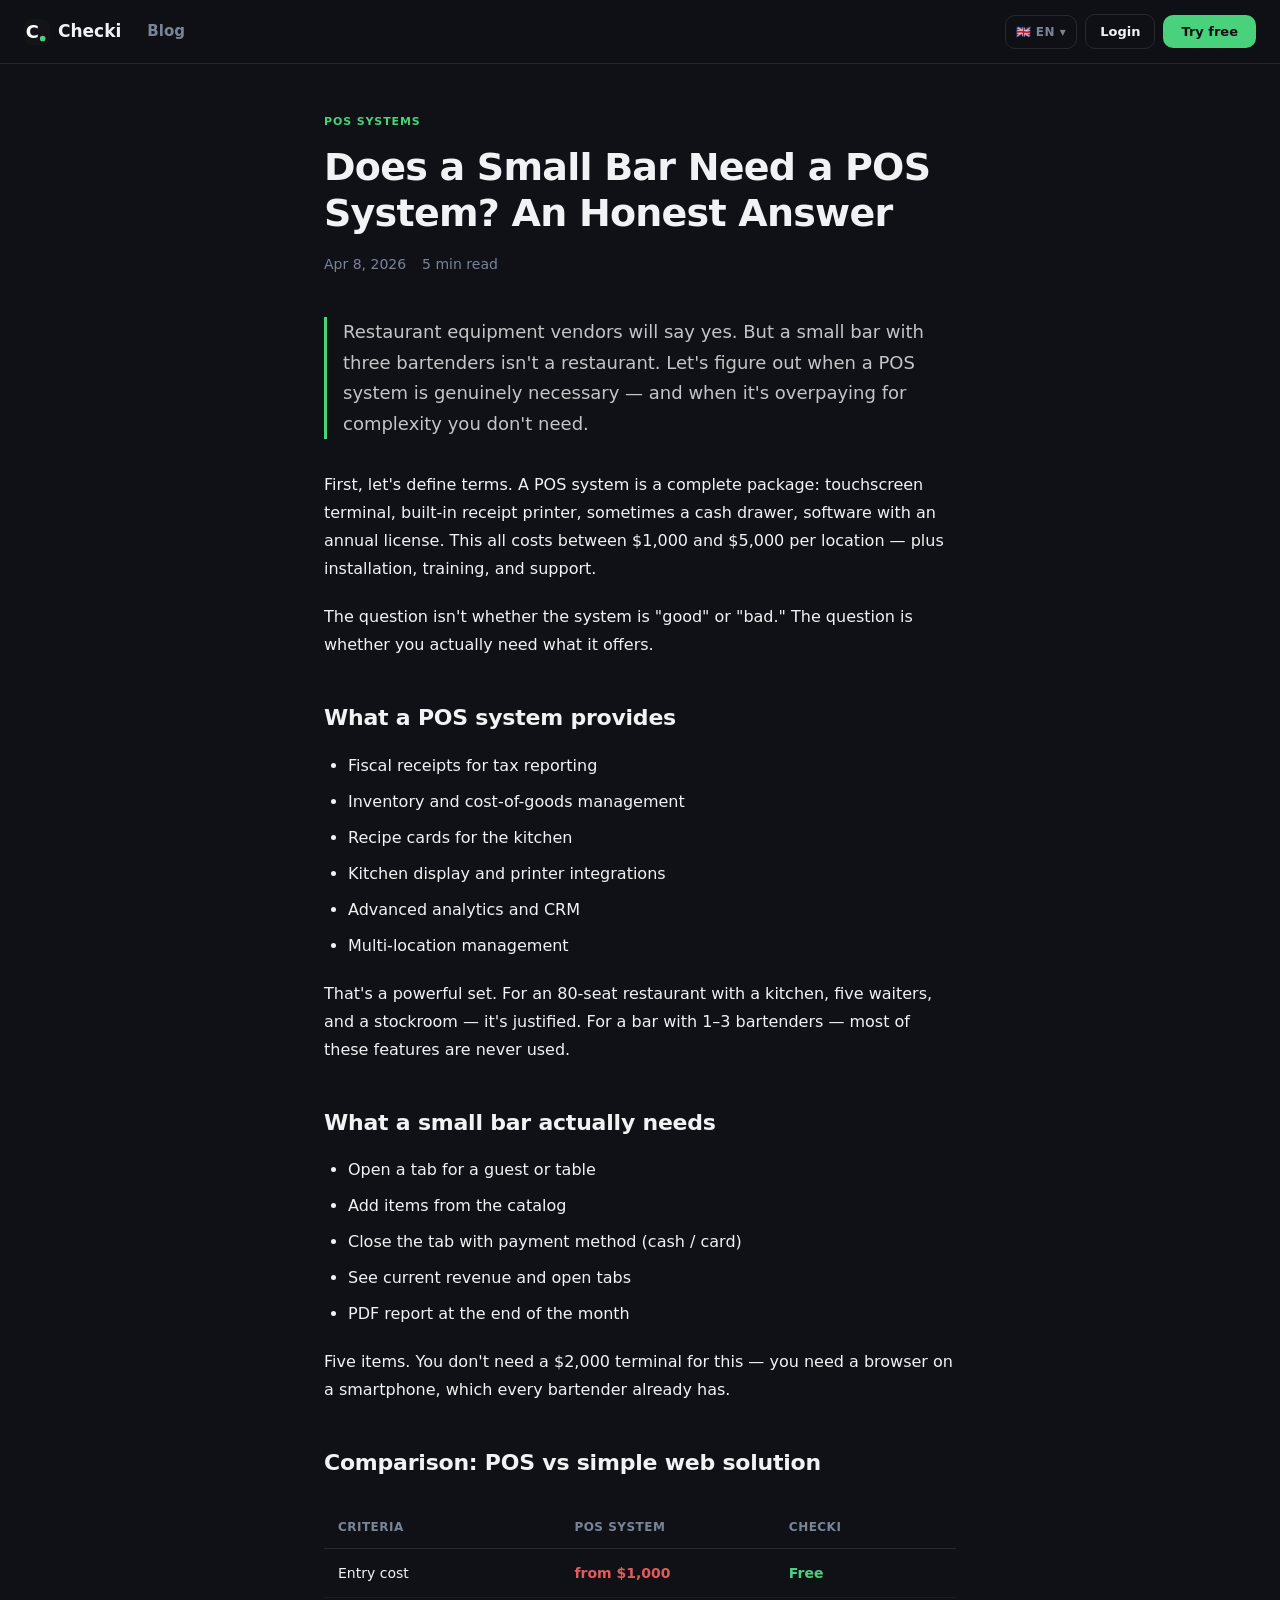
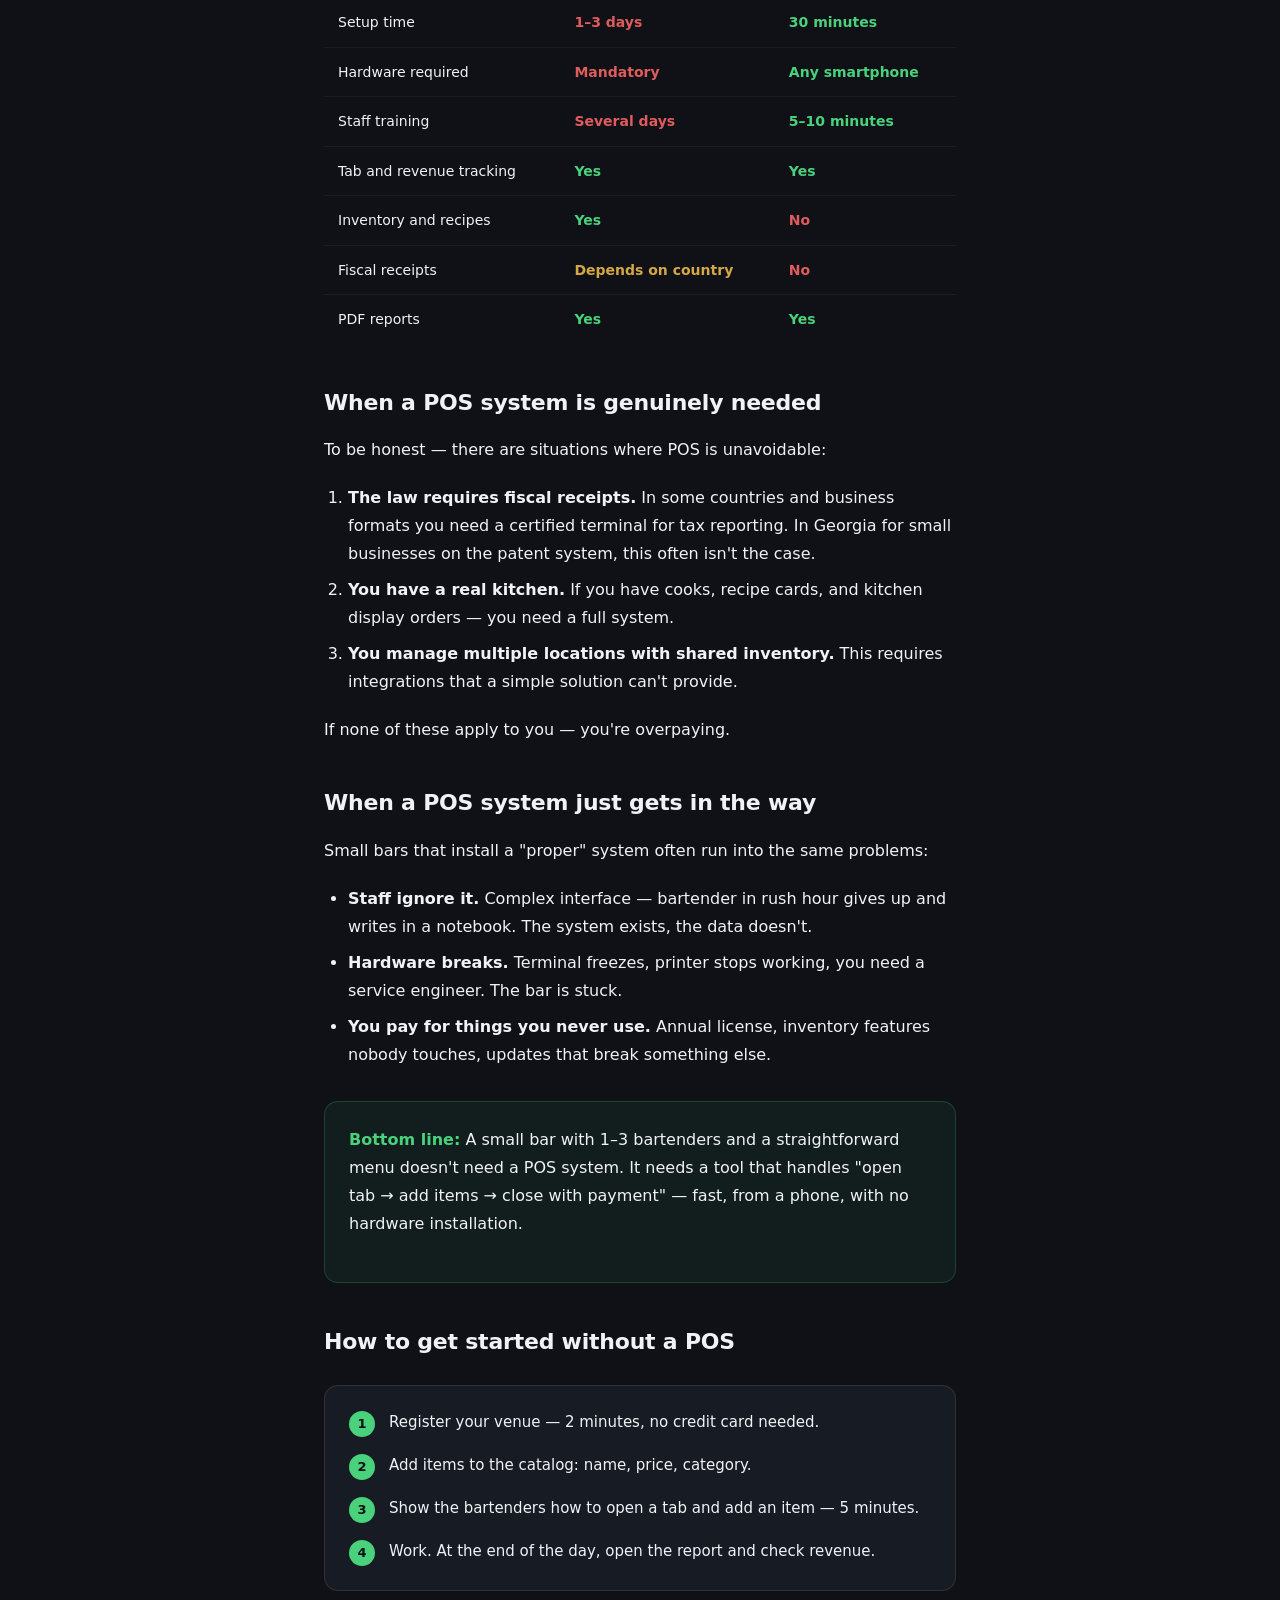
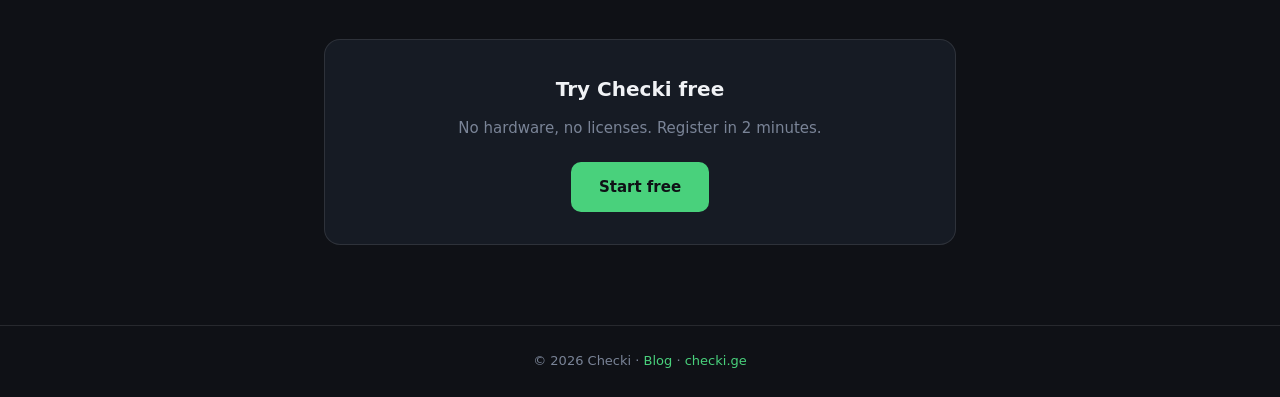
<file: landing/blog/nuzhna-li-pos-malomu-baru/index.html>
<!doctype html>
<html lang="ru">
<head>
  <meta charset="utf-8" />
  <!-- Google Tag Manager -->
  <script>(function(w,d,s,l,i){w[l]=w[l]||[];w[l].push({'gtm.start':new Date().getTime(),event:'gtm.js'});var f=d.getElementsByTagName(s)[0],j=d.createElement(s),dl=l!='dataLayer'?'&l='+l:'';j.async=true;j.src='https://www.googletagmanager.com/gtm.js?id='+i+dl;f.parentNode.insertBefore(j,f);})(window,document,'script','dataLayer','GTM-M2ZHXFCW');</script>
  <!-- End Google Tag Manager -->
  <meta name="viewport" content="width=device-width,initial-scale=1" />
  <title>Нужна ли POS система маленькому бару? Честный ответ</title>
  <meta name="description" content="Разбираемся, когда POS-система оправдана, а когда переплата. Для баров с 1–3 барменами есть более простые и дешёвые решения." />
  <link rel="canonical" href="https://checki.ge/blog/nuzhna-li-pos-malomu-baru/" />
  <link rel="icon" type="image/svg+xml" href="data:image/svg+xml,<svg xmlns='http://www.w3.org/2000/svg' viewBox='0 0 32 32'><rect width='32' height='32' rx='8' fill='%23141418'/><text y='23' x='2' font-size='22' font-family='system-ui,sans-serif' font-weight='900' fill='white'>C</text><circle cx='23' cy='24' r='3.5' fill='%2349d17c'/></svg>" />
  <style>
    *, *::before, *::after { box-sizing: border-box; margin: 0; padding: 0; }
    :root {
      --bg:      #0f1116;
      --surface: #161b24;
      --border:  rgba(255,255,255,.10);
      --text:    #f0f2f5;
      --muted:   #7a8497;
      --accent:  #49d17c;
      --accent2: #2eb865;
    }
    body { background: var(--bg); color: var(--text); font-family: system-ui, -apple-system, sans-serif; line-height: 1.75; }
    a { color: var(--accent); text-decoration: none; }
    a:hover { color: var(--accent2); }

    nav { position: sticky; top: 0; z-index: 100; display: flex; align-items: center; justify-content: space-between; padding: 14px 24px; background: rgba(15,17,22,.92); backdrop-filter: blur(12px); border-bottom: 1px solid var(--border); gap: 12px; }
    .navLeft { display: flex; align-items: center; gap: 2px; }
    .navLogo { display: flex; align-items: center; gap: 8px; text-decoration: none; flex-shrink: 0; margin-right: 4px; user-select: none; -webkit-user-select: none; -webkit-touch-callout: none; }
    .navLogoText { font-size: 17px; font-weight: 800; color: var(--text); }
    .navRight { display: flex; align-items: center; gap: 8px; position: relative; }
    .navBtn { box-sizing: border-box; display: block; line-height: 1; padding: 10px 14px; border-radius: 10px; font-family: inherit; font-weight: 700; font-size: 13px; white-space: nowrap; text-decoration: none; cursor: pointer; flex-shrink: 0; -webkit-tap-highlight-color: transparent; }
    .langDrop { position: relative; }
    .langDropBtn { background: none; border: 1px solid var(--border); color: var(--muted); font-size: 12px; font-weight: 700; padding: 10px 10px; border-radius: 10px; cursor: pointer; letter-spacing: .04em; transition: all .15s; display: flex; align-items: center; gap: 4px; box-sizing: border-box; line-height: 1; flex-shrink: 0; -webkit-tap-highlight-color: transparent; font-family: inherit; }
    .langDropBtn:hover { color: var(--text); }
    .langDropMenu { display: none; position: absolute; top: calc(100% + 6px); right: 0; background: var(--surface); border: 1px solid var(--border); border-radius: 10px; overflow: hidden; min-width: 110px; z-index: 200; }
    .langDropMenu.open { display: block; }
    .langOpt { display: block; width: 100%; text-align: left; background: none; border: none; padding: 9px 14px; color: var(--muted); font-size: 13px; font-weight: 600; cursor: pointer; transition: background .1s; font-family: inherit; }
    .langOpt:hover { background: rgba(255,255,255,.06); color: var(--text); }
    .langOpt.active { color: var(--text); }
    .navLink { background: none; border: none; color: var(--muted); transition: color .15s; padding-left: 4px; padding-right: 4px; }
    .navLink:hover { color: var(--text); }
    .navLeft .navLink { margin-left: 16px; font-size: 15px; }
    .navLogin { background: none; border: 1px solid var(--border); color: var(--text); transition: border-color .15s; }
    .navLogin:hover { border-color: rgba(255,255,255,.3); }
    .navCta { background: var(--accent); color: #0f1116; padding-left: 18px; padding-right: 18px; transition: background .15s; }
    .navCta:hover { background: var(--accent2); color: #0f1116; }
    .navBurger { display: none; background: none; border: 1px solid var(--border); color: var(--text); padding: 10px 13px; border-radius: 10px; cursor: pointer; box-sizing: border-box; line-height: 1; flex-shrink: 0; align-items: center; justify-content: center; -webkit-tap-highlight-color: transparent; }
    .navBurgerLines { display: flex; flex-direction: column; gap: 5px; width: 18px; }
    .navBurgerLine { height: 2px; border-radius: 1px; background: var(--text); }
    .navDrawer { display: none; position: absolute; top: calc(100% + 8px); right: 0; background: var(--surface); border: 1px solid var(--border); border-radius: 14px; padding: 6px; min-width: 200px; z-index: 200; flex-direction: column; gap: 2px; }
    .navDrawer.open { display: flex; }
    .navDrawerItem { display: flex; align-items: center; height: 42px; padding: 0 14px; border-radius: 10px; background: none; border: none; color: var(--text); font-weight: 700; font-size: 14px; white-space: nowrap; text-decoration: none; cursor: pointer; transition: background .1s; font-family: inherit; }
    .navDrawerItem:hover { background: rgba(255,255,255,.06); }
    .navDrawerItem.accent { color: var(--accent); }
    .navDrawerSep { height: 1px; background: var(--border); margin: 4px 2px; }
    .navDrawerLangs { display: flex; gap: 4px; padding: 2px 4px 4px; }
    .navDrawerLang { flex: 1; height: 34px; border-radius: 8px; border: none; background: rgba(255,255,255,.04); color: var(--muted); font-size: 12px; font-weight: 700; cursor: pointer; transition: all .1s; font-family: inherit; }
    .navDrawerLang:hover, .navDrawerLang.active { background: rgba(73,209,124,.12); color: var(--accent); }
    @media (max-width: 520px) { .navLogin, .langDrop, .navLeft .navLink { display: none; } .navBurger { display: flex; } }

    .wrap { max-width: 680px; margin: 0 auto; padding: 48px 24px 80px; }

    .tag { font-size: 11px; font-weight: 700; letter-spacing: .08em; text-transform: uppercase; color: var(--accent); margin-bottom: 14px; }
    h1 { font-size: clamp(26px, 6vw, 38px); font-weight: 800; letter-spacing: -.02em; line-height: 1.2; margin-bottom: 16px; }
    .meta { font-size: 14px; color: var(--muted); margin-bottom: 40px; display: flex; gap: 16px; }
    .lead { font-size: 18px; color: rgba(240,242,245,.8); line-height: 1.7; margin-bottom: 32px; border-left: 3px solid var(--accent); padding-left: 16px; }

    .body p { font-size: 16px; margin-bottom: 20px; }
    .body h2 { font-size: 22px; font-weight: 700; margin: 40px 0 14px; letter-spacing: -.01em; }
    .body ol, .body ul { padding-left: 24px; margin-bottom: 20px; }
    .body li { font-size: 16px; margin-bottom: 8px; }
    .body strong { color: var(--text); font-weight: 600; }

    .compTable { width: 100%; border-collapse: collapse; margin: 24px 0; font-size: 14px; }
    .compTable th { text-align: left; padding: 10px 14px; color: var(--muted); font-weight: 600; font-size: 12px; letter-spacing: .04em; text-transform: uppercase; border-bottom: 1px solid var(--border); }
    .compTable td { padding: 12px 14px; border-bottom: 1px solid rgba(255,255,255,.05); vertical-align: top; }
    .compTable tr:last-child td { border-bottom: none; }
    .compTable .yes { color: var(--accent); font-weight: 700; }
    .compTable .no { color: #e05c5c; font-weight: 700; }
    .compTable .maybe { color: #d4a843; font-weight: 700; }

    .steps { background: var(--surface); border: 1px solid var(--border); border-radius: 14px; padding: 24px; margin: 24px 0; }
    .step { display: flex; gap: 14px; margin-bottom: 16px; }
    .step:last-child { margin-bottom: 0; }
    .stepN { width: 26px; height: 26px; border-radius: 50%; background: var(--accent); color: #0f1116; font-weight: 800; font-size: 13px; display: flex; align-items: center; justify-content: center; flex-shrink: 0; margin-top: 1px; }
    .stepText { font-size: 15px; line-height: 1.6; }

    .verdict { background: rgba(73,209,124,.07); border: 1px solid rgba(73,209,124,.2); border-radius: 14px; padding: 24px; margin: 32px 0; }
    .verdict strong { color: var(--accent); }

    .cta { background: var(--surface); border: 1px solid var(--border); border-radius: 16px; padding: 32px; text-align: center; margin-top: 48px; }
    .cta h3 { font-size: 20px; font-weight: 700; margin-bottom: 8px; }
    .cta p { font-size: 15px; color: var(--muted); margin-bottom: 20px; }
    .ctaBtn { display: inline-block; background: var(--accent); color: #0f1116; font-weight: 700; font-size: 15px; padding: 12px 28px; border-radius: 10px; text-decoration: none; }
    .ctaBtn:hover { background: var(--accent2); color: #0f1116; }

    footer { text-align: center; padding: 24px; font-size: 13px; color: var(--muted); border-top: 1px solid var(--border); }
  </style>
</head>
<body>
  <!-- Google Tag Manager (noscript) -->
  <noscript><iframe src="https://www.googletagmanager.com/ns.html?id=GTM-M2ZHXFCW" height="0" width="0" style="display:none;visibility:hidden"></iframe></noscript>
  <!-- End Google Tag Manager (noscript) -->

<nav>
  <div class="navLeft">
    <a class="navLogo" href="/">
      <svg width="26" height="26" viewBox="0 0 32 32" aria-hidden="true" style="flex-shrink:0"><rect width="32" height="32" rx="8" fill="#141418"/><text y="23" x="2" font-size="22" font-family="system-ui,sans-serif" font-weight="900" fill="white">C</text><circle cx="23" cy="24" r="3.5" fill="#49d17c"/></svg>
      <span class="navLogoText">Checki</span>
    </a>
    <a class="navBtn navLink" href="/blog/" data-i="nav_blog">Blog</a>
  </div>
  <div class="navRight">
    <div class="langDrop" id="langDrop">
      <button class="langDropBtn" id="langDropBtn">🇷🇺 RU ▾</button>
      <div class="langDropMenu" id="langDropMenu">
        <button class="langOpt" data-lang="ka">🇬🇪 Georgian</button>
        <button class="langOpt" data-lang="en">🇬🇧 English</button>
        <button class="langOpt" data-lang="ru">🇷🇺 Русский</button>
      </div>
    </div>
    <a class="navBtn navLogin" href="https://admin.checki.ge" data-i="nav_login">Войти</a>
    <a class="navBtn navCta" href="/#register" data-i="nav_cta">Попробовать</a>
    <button class="navBurger" id="navBurger" aria-label="Menu">
      <div class="navBurgerLines">
        <div class="navBurgerLine"></div>
        <div class="navBurgerLine"></div>
        <div class="navBurgerLine"></div>
      </div>
    </button>
    <div class="navDrawer" id="navDrawer">
      <a class="navDrawerItem" href="https://admin.checki.ge" data-i="nav_login">Войти</a>
      <a class="navDrawerItem" href="/blog/" data-i="nav_blog">Блог</a>
      <div class="navDrawerSep"></div>
      <div class="navDrawerLangs">
        <button class="navDrawerLang" data-lang="ka">🇬🇪 KA</button>
        <button class="navDrawerLang" data-lang="en">🇬🇧 EN</button>
        <button class="navDrawerLang" data-lang="ru">🇷🇺 RU</button>
      </div>
      <div class="navDrawerSep"></div>
      <a class="navDrawerItem accent" href="/#register" data-i="nav_cta">Попробовать →</a>
    </div>
  </div>
</nav>

<div class="wrap">
  <div class="tag" data-i="tag">POS системы</div>
  <h1 data-i="h1">Нужна ли POS-система маленькому бару? Честный ответ</h1>
  <div class="meta">
    <span data-i="date">8 апреля 2026</span>
    <span data-i="read">5 мин читать</span>
  </div>
  <p class="lead" data-i="lead">Продавцы ресторанного оборудования скажут: нужна. Но маленький бар с тремя барменами — это не ресторан. Разберёмся когда POS-система реально необходима, а когда это переплата за ненужную сложность.</p>

  <!-- RU body -->
  <div class="body lang-block" data-lang="ru">
    <p>Сначала определимся с терминами. POS-система — это комплекс: сенсорный терминал, встроенный принтер чеков, иногда кассовый ящик, программное обеспечение с ежегодной лицензией. Стоит это всё от 1 000 до 5 000 долларов на точку — плюс установка, обучение и техподдержка.</p>
    <p>Вопрос не в том, «хорошая» эта система или «плохая». Вопрос в том, нужно ли именно вам то, что она предлагает.</p>

    <h2>Что даёт POS-система</h2>
    <ul>
      <li>Фискальные чеки для налоговой отчётности</li>
      <li>Управление складом и себестоимостью</li>
      <li>Технологические карты (рецепты для кухни)</li>
      <li>Интеграции с кухонными дисплеями и принтерами</li>
      <li>Сложная аналитика и CRM</li>
      <li>Управление несколькими точками</li>
    </ul>
    <p>Это мощный набор. Для ресторана на 80 мест с кухней, пятью официантами и складом — оправдано. Для бара с 1–3 барменами — большинство этих функций не нужны никогда.</p>

    <h2>Что реально нужно небольшому бару</h2>
    <ul>
      <li>Открыть чек на гостя или стол</li>
      <li>Добавить позиции из каталога</li>
      <li>Закрыть чек с выбором оплаты (наличные / карта)</li>
      <li>Видеть текущую выручку и открытые чеки</li>
      <li>PDF-отчёт в конце месяца</li>
    </ul>
    <p>Пять пунктов. Для этого не нужен терминал за 2 000 долларов — нужен браузер на смартфоне, который уже есть у каждого бармена.</p>

    <h2>Сравнение: POS vs простое веб-решение</h2>
    <table class="compTable">
      <thead>
        <tr>
          <th>Критерий</th>
          <th>POS-система</th>
          <th>Checki</th>
        </tr>
      </thead>
      <tbody>
        <tr>
          <td>Стоимость входа</td>
          <td class="no">от $1 000</td>
          <td class="yes">Бесплатно</td>
        </tr>
        <tr>
          <td>Установка и настройка</td>
          <td class="no">1–3 дня</td>
          <td class="yes">30 минут</td>
        </tr>
        <tr>
          <td>Своё оборудование</td>
          <td class="no">Обязательно</td>
          <td class="yes">Любой смартфон</td>
        </tr>
        <tr>
          <td>Обучение персонала</td>
          <td class="no">Несколько дней</td>
          <td class="yes">5–10 минут</td>
        </tr>
        <tr>
          <td>Учёт чеков и выручки</td>
          <td class="yes">Да</td>
          <td class="yes">Да</td>
        </tr>
        <tr>
          <td>Склад и технокарты</td>
          <td class="yes">Да</td>
          <td class="no">Нет</td>
        </tr>
        <tr>
          <td>Фискальные чеки</td>
          <td class="maybe">Зависит от страны</td>
          <td class="no">Нет</td>
        </tr>
        <tr>
          <td>PDF-отчёты</td>
          <td class="yes">Да</td>
          <td class="yes">Да</td>
        </tr>
      </tbody>
    </table>

    <h2>Когда POS-система действительно нужна</h2>
    <p>Честно — есть ситуации, когда без POS не обойтись:</p>
    <ol>
      <li><strong>Вам требуются фискальные чеки по закону.</strong> В некоторых странах и форматах работы нужен сертифицированный терминал для налоговой отчётности. В Грузии для малого бизнеса на патентной системе это часто не так.</li>
      <li><strong>У вас сложная кухня.</strong> Если есть повара, технологические карты, заявки на кухонный дисплей — нужна полноценная система.</li>
      <li><strong>Вы управляете несколькими точками с единым складом.</strong> Здесь нужна интеграция, которую простое решение не даст.</li>
    </ol>
    <p>Если ни один пункт не про вас — вы переплачиваете.</p>

    <h2>Когда POS-система только мешает</h2>
    <p>Небольшие бары, которые установили «правильную» систему, часто сталкиваются с одними и теми же проблемами:</p>
    <ul>
      <li><strong>Персонал саботирует.</strong> Сложный интерфейс — бармен в час пик забивает и пишет в блокнот. Система есть, данных нет.</li>
      <li><strong>Техника ломается.</strong> Терминал завис, принтер не печатает, нужен сервисный инженер. Бар стоит.</li>
      <li><strong>Вы платите за то чем не пользуетесь.</strong> Ежегодная лицензия, функции склада которые никто не трогает, обновления которые ломают что-то другое.</li>
    </ul>

    <div class="verdict">
      <p><strong>Вывод:</strong> Небольшой бар с 1–3 барменами и простым меню не нуждается в POS-системе. Нужен инструмент, который решает задачу «открыть чек → добавить позиции → закрыть с оплатой» — быстро, с телефона, без установки оборудования.</p>
    </div>

    <h2>Как начать работать без POS</h2>
    <div class="steps">
      <div class="step">
        <div class="stepN">1</div>
        <div class="stepText">Зарегистрируйте заведение — 2 минуты, никакой карты.</div>
      </div>
      <div class="step">
        <div class="stepN">2</div>
        <div class="stepText">Добавьте позиции в каталог: название, цена, категория.</div>
      </div>
      <div class="step">
        <div class="stepN">3</div>
        <div class="stepText">Покажите барменам как открыть чек и добавить позицию — 5 минут.</div>
      </div>
      <div class="step">
        <div class="stepN">4</div>
        <div class="stepText">Работайте. В конце дня открывайте отчёт и смотрите выручку.</div>
      </div>
    </div>
  </div>

  <!-- EN body -->
  <div class="body lang-block" data-lang="en" hidden>
    <p>First, let's define terms. A POS system is a complete package: touchscreen terminal, built-in receipt printer, sometimes a cash drawer, software with an annual license. This all costs between $1,000 and $5,000 per location — plus installation, training, and support.</p>
    <p>The question isn't whether the system is "good" or "bad." The question is whether you actually need what it offers.</p>

    <h2>What a POS system provides</h2>
    <ul>
      <li>Fiscal receipts for tax reporting</li>
      <li>Inventory and cost-of-goods management</li>
      <li>Recipe cards for the kitchen</li>
      <li>Kitchen display and printer integrations</li>
      <li>Advanced analytics and CRM</li>
      <li>Multi-location management</li>
    </ul>
    <p>That's a powerful set. For an 80-seat restaurant with a kitchen, five waiters, and a stockroom — it's justified. For a bar with 1–3 bartenders — most of these features are never used.</p>

    <h2>What a small bar actually needs</h2>
    <ul>
      <li>Open a tab for a guest or table</li>
      <li>Add items from the catalog</li>
      <li>Close the tab with payment method (cash / card)</li>
      <li>See current revenue and open tabs</li>
      <li>PDF report at the end of the month</li>
    </ul>
    <p>Five items. You don't need a $2,000 terminal for this — you need a browser on a smartphone, which every bartender already has.</p>

    <h2>Comparison: POS vs simple web solution</h2>
    <table class="compTable">
      <thead>
        <tr>
          <th>Criteria</th>
          <th>POS System</th>
          <th>Checki</th>
        </tr>
      </thead>
      <tbody>
        <tr>
          <td>Entry cost</td>
          <td class="no">from $1,000</td>
          <td class="yes">Free</td>
        </tr>
        <tr>
          <td>Setup time</td>
          <td class="no">1–3 days</td>
          <td class="yes">30 minutes</td>
        </tr>
        <tr>
          <td>Hardware required</td>
          <td class="no">Mandatory</td>
          <td class="yes">Any smartphone</td>
        </tr>
        <tr>
          <td>Staff training</td>
          <td class="no">Several days</td>
          <td class="yes">5–10 minutes</td>
        </tr>
        <tr>
          <td>Tab and revenue tracking</td>
          <td class="yes">Yes</td>
          <td class="yes">Yes</td>
        </tr>
        <tr>
          <td>Inventory and recipes</td>
          <td class="yes">Yes</td>
          <td class="no">No</td>
        </tr>
        <tr>
          <td>Fiscal receipts</td>
          <td class="maybe">Depends on country</td>
          <td class="no">No</td>
        </tr>
        <tr>
          <td>PDF reports</td>
          <td class="yes">Yes</td>
          <td class="yes">Yes</td>
        </tr>
      </tbody>
    </table>

    <h2>When a POS system is genuinely needed</h2>
    <p>To be honest — there are situations where POS is unavoidable:</p>
    <ol>
      <li><strong>The law requires fiscal receipts.</strong> In some countries and business formats you need a certified terminal for tax reporting. In Georgia for small businesses on the patent system, this often isn't the case.</li>
      <li><strong>You have a real kitchen.</strong> If you have cooks, recipe cards, and kitchen display orders — you need a full system.</li>
      <li><strong>You manage multiple locations with shared inventory.</strong> This requires integrations that a simple solution can't provide.</li>
    </ol>
    <p>If none of these apply to you — you're overpaying.</p>

    <h2>When a POS system just gets in the way</h2>
    <p>Small bars that install a "proper" system often run into the same problems:</p>
    <ul>
      <li><strong>Staff ignore it.</strong> Complex interface — bartender in rush hour gives up and writes in a notebook. The system exists, the data doesn't.</li>
      <li><strong>Hardware breaks.</strong> Terminal freezes, printer stops working, you need a service engineer. The bar is stuck.</li>
      <li><strong>You pay for things you never use.</strong> Annual license, inventory features nobody touches, updates that break something else.</li>
    </ul>

    <div class="verdict">
      <p><strong>Bottom line:</strong> A small bar with 1–3 bartenders and a straightforward menu doesn't need a POS system. It needs a tool that handles "open tab → add items → close with payment" — fast, from a phone, with no hardware installation.</p>
    </div>

    <h2>How to get started without a POS</h2>
    <div class="steps">
      <div class="step">
        <div class="stepN">1</div>
        <div class="stepText">Register your venue — 2 minutes, no credit card needed.</div>
      </div>
      <div class="step">
        <div class="stepN">2</div>
        <div class="stepText">Add items to the catalog: name, price, category.</div>
      </div>
      <div class="step">
        <div class="stepN">3</div>
        <div class="stepText">Show the bartenders how to open a tab and add an item — 5 minutes.</div>
      </div>
      <div class="step">
        <div class="stepN">4</div>
        <div class="stepText">Work. At the end of the day, open the report and check revenue.</div>
      </div>
    </div>
  </div>

  <!-- KA body -->
  <div class="body lang-block" data-lang="ka" hidden>
    <p>პირველ რიგში, ტერმინოლოგია განვმარტოთ. POS სისტემა კომპლექსია: სენსორული ტერმინალი, ჩაშენებული ქვითრის პრინტერი, ზოგჯერ სალარო ყუთი, ყოველწლიური ლიცენზიით პროგრამული უზრუნველყოფა. ეს ყველაფერი 1 000-დან 5 000 დოლარამდე ღირს ერთ წერტილზე — პლუს ინსტალაცია, ტრენინგი და ტექნიკური მხარდაჭერა.</p>
    <p>კითხვა არ არის სისტემა „კარგია" თუ „ცუდი". კითხვა არის, გჭირდება თუ არა ის, რასაც ის გთავაზობს.</p>

    <h2>რას გაძლევს POS სისტემა</h2>
    <ul>
      <li>ფისკალური ქვითრები საგადასახადო ანგარიშგებისთვის</li>
      <li>საწყობის მართვა და თვითღირებულება</li>
      <li>ტექნოლოგიური ბარათები (რეცეპტები სამზარეულოსთვის)</li>
      <li>ინტეგრაციები სამზარეულოს დისპლეებთან და პრინტერებთან</li>
      <li>კომპლექსური ანალიტიკა და CRM</li>
      <li>რამდენიმე წერტილის მართვა</li>
    </ul>
    <p>ეს მძლავრი ნაკრებია. 80-ადგილიანი რესტორნისთვის სამზარეულოთი, ხუთი მიმტანით და საწყობით — გამართლებულია. ბარისთვის 1–3 ბარმენით — ამ ფუნქციების უმეტესობა არასდროს გამოიყენება.</p>

    <h2>რა სჭირდება პატარა ბარს</h2>
    <ul>
      <li>ქვითრის გახსნა სტუმარზე ან მაგიდაზე</li>
      <li>კატალოგიდან პოზიციების დამატება</li>
      <li>ქვითრის დახურვა გადახდის მეთოდის არჩევით (ნაღდი / ბარათი)</li>
      <li>მიმდინარე შემოსავლისა და ღია ქვითრების ნახვა</li>
      <li>PDF ანგარიში თვის ბოლოს</li>
    </ul>
    <p>ხუთი პუნქტი. ამისთვის $2 000 ტერმინალი არ სჭირდება — სმარტფონზე ბრაუზერი გჭირდება, რაც ყველა ბარმენს უკვე აქვს.</p>

    <h2>შედარება: POS vs მარტივი ვებ-გადაწყვეტა</h2>
    <table class="compTable">
      <thead>
        <tr>
          <th>კრიტერიუმი</th>
          <th>POS სისტემა</th>
          <th>Checki</th>
        </tr>
      </thead>
      <tbody>
        <tr>
          <td>შესვლის ღირებულება</td>
          <td class="no">$1 000-დან</td>
          <td class="yes">უფასო</td>
        </tr>
        <tr>
          <td>ინსტალაცია და კონფიგურაცია</td>
          <td class="no">1–3 დღე</td>
          <td class="yes">30 წუთი</td>
        </tr>
        <tr>
          <td>საკუთარი აღჭურვილობა</td>
          <td class="no">სავალდებულო</td>
          <td class="yes">ნებისმიერი სმარტფონი</td>
        </tr>
        <tr>
          <td>პერსონალის ტრენინგი</td>
          <td class="no">რამდენიმე დღე</td>
          <td class="yes">5–10 წუთი</td>
        </tr>
        <tr>
          <td>ქვითრებისა და შემოსავლის აღრიცხვა</td>
          <td class="yes">კი</td>
          <td class="yes">კი</td>
        </tr>
        <tr>
          <td>საწყობი და ტექკარტები</td>
          <td class="yes">კი</td>
          <td class="no">არა</td>
        </tr>
        <tr>
          <td>ფისკალური ქვითრები</td>
          <td class="maybe">ქვეყნიდან დამოკიდებული</td>
          <td class="no">არა</td>
        </tr>
        <tr>
          <td>PDF ანგარიშები</td>
          <td class="yes">კი</td>
          <td class="yes">კი</td>
        </tr>
      </tbody>
    </table>

    <h2>როდის სჭირდება POS სისტემა</h2>
    <p>გულწრფელად — არის სიტუაციები, სადაც POS-ის გარეშე ვერ გახვალ:</p>
    <ol>
      <li><strong>კანონი მოითხოვს ფისკალურ ქვითრებს.</strong> ზოგიერთ ქვეყანაში სერტიფიცირებული ტერმინალი სჭირდება. საქართველოში პატენტის სისტემაზე მყოფი მცირე ბიზნესისთვის ეს ხშირად ასე არ არის.</li>
      <li><strong>სრულფასოვანი სამზარეულო გაქვს.</strong> თუ მზარეულები, ტექკარტები და სამზარეულოს ეკრანების შეკვეთებია — სრული სისტემა გჭირდება.</li>
      <li><strong>რამდენიმე წერტილს ერთიანი საწყობით მართავ.</strong> ამ შემთხვევაში ინტეგრაცია სჭირდება.</li>
    </ol>
    <p>თუ ვერც ერთი პუნქტი არ გეხება — ზედმეტს იხდი.</p>

    <h2>როდის POS სისტემა მხოლოდ უშლის ხელს</h2>
    <p>პატარა ბარები, რომლებმაც „სწორი" სისტემა დაამონტაჟეს, ხშირად ერთსა და იმავე პრობლემებს აწყდებიან:</p>
    <ul>
      <li><strong>პერსონალი საბოტაჟს აკეთებს.</strong> რთული ინტერფეისი — ბარმენი პიკის საათებში ტოვებს და რვეულში წერს.</li>
      <li><strong>ტექნიკა იშლება.</strong> ტერმინალი გაიყინა, პრინტერი არ ბეჭდავს, სერვის ინჟინერი სჭირდება. ბარი დგას.</li>
      <li><strong>ის-ისთვის იხდი რასაც არ იყენებ.</strong> ყოველწლიური ლიცენზია, საწყობის ფუნქციები რომელსაც არავინ ეხება, განახლებები რომლებიც სხვა რამეს არღვევს.</li>
    </ul>

    <div class="verdict">
      <p><strong>დასკვნა:</strong> პატარა ბარს 1–3 ბარმენით და მარტივი მენიუთი POS სისტემა არ სჭირდება. სჭირდება ინსტრუმენტი, რომელიც „ქვითრის გახსნა → პოზიციების დამატება → გადახდით დახურვა" სწრაფად, ტელეფონიდან, აღჭურვილობის ინსტალაციის გარეშე ასრულებს.</p>
    </div>

    <h2>როგორ დავიწყოთ POS-ის გარეშე</h2>
    <div class="steps">
      <div class="step">
        <div class="stepN">1</div>
        <div class="stepText">დაარეგისტრირე დაწესებულება — 2 წუთი, ბარათი არ სჭირდება.</div>
      </div>
      <div class="step">
        <div class="stepN">2</div>
        <div class="stepText">დაამატე კატალოგში პოზიციები: სახელი, ფასი, კატეგორია.</div>
      </div>
      <div class="step">
        <div class="stepN">3</div>
        <div class="stepText">აჩვენე ბარმენებს ქვითრის გახსნა და პოზიციის დამატება — 5 წუთი.</div>
      </div>
      <div class="step">
        <div class="stepN">4</div>
        <div class="stepText">იმუშავე. დღის ბოლოს გახსენი ანგარიში და ნახე შემოსავალი.</div>
      </div>
    </div>
  </div>

  <div class="cta">
    <h3 data-i="cta_h3">Попробуйте Checki бесплатно</h3>
    <p data-i="cta_p">Никакого оборудования, никаких лицензий. Регистрация за 2 минуты.</p>
    <a class="ctaBtn" href="/#register" data-i="cta_btn">Начать бесплатно</a>
  </div>
</div>

<footer>© 2026 Checki · <a href="/blog/" data-i="blog_link">Блог</a> · <a href="/">checki.ge</a></footer>

<script>
const LANG_KEY = "checki_lang";
const T = {
  ru: {
    nav_blog: "Блог", nav_login: "Войти", nav_cta: "Попробовать",
    tag: "POS системы",
    h1: "Нужна ли POS-система маленькому бару? Честный ответ",
    date: "8 апреля 2026", read: "5 мин читать",
    lead: "Продавцы ресторанного оборудования скажут: нужна. Но маленький бар с тремя барменами — это не ресторан. Разберёмся когда POS-система реально необходима, а когда это переплата за ненужную сложность.",
    cta_h3: "Попробуйте Checki бесплатно",
    cta_p: "Никакого оборудования, никаких лицензий. Регистрация за 2 минуты.",
    cta_btn: "Начать бесплатно",
    blog_link: "Блог",
  },
  en: {
    nav_blog: "Blog", nav_login: "Login", nav_cta: "Try free",
    tag: "POS Systems",
    h1: "Does a Small Bar Need a POS System? An Honest Answer",
    date: "Apr 8, 2026", read: "5 min read",
    lead: "Restaurant equipment vendors will say yes. But a small bar with three bartenders isn't a restaurant. Let's figure out when a POS system is genuinely necessary — and when it's overpaying for complexity you don't need.",
    cta_h3: "Try Checki free",
    cta_p: "No hardware, no licenses. Register in 2 minutes.",
    cta_btn: "Start free",
    blog_link: "Blog",
  },
  ka: {
    nav_blog: "ბლოგი", nav_login: "შესვლა", nav_cta: "სცადე",
    tag: "POS სისტემები",
    h1: "სჭირდება თუ არა POS სისტემა პატარა ბარს? გულწრფელი პასუხი",
    date: "8 აპრ 2026", read: "5 წთ კითხვა",
    lead: "სარესტორნო აღჭურვილობის გამყიდველები იტყვიან: სჭირდება. მაგრამ სამი ბარმენის პატარა ბარი რესტორანი არ არის. გავარკვიოთ, როდის სჭირდება POS სისტემა და როდის ეს ზედმეტი ხარჯია.",
    cta_h3: "სცადეთ Checki უფასოდ",
    cta_p: "აღჭურვილობის გარეშე, ლიცენზიის გარეშე. რეგისტრაცია 2 წუთში.",
    cta_btn: "უფასოდ დაწყება",
    blog_link: "ბლოგი",
  },
};

const LANG_LABELS = { en: "🇬🇧 EN", ru: "🇷🇺 RU", ka: "🇬🇪 KA" };

function apply(lang) {
  localStorage.setItem(LANG_KEY, lang);
  const t = T[lang] || T.ru;
  document.querySelectorAll("[data-i]").forEach(el => {
    if (t[el.dataset.i] !== undefined) el.textContent = t[el.dataset.i];
  });
  document.documentElement.lang = lang;
  const dropBtn = document.getElementById("langDropBtn");
  if (dropBtn) dropBtn.textContent = (LANG_LABELS[lang] || lang.toUpperCase()) + " ▾";
  document.querySelectorAll(".langOpt").forEach(b => b.classList.toggle("active", b.dataset.lang === lang));
  document.querySelectorAll(".navDrawerLang").forEach(b => b.classList.toggle("active", b.dataset.lang === lang));
  document.querySelectorAll(".lang-block").forEach(el => { el.hidden = el.dataset.lang !== lang; });
}

const langDropBtn = document.getElementById("langDropBtn");
const langDropMenu = document.getElementById("langDropMenu");
const navBurger = document.getElementById("navBurger");
const navDrawer = document.getElementById("navDrawer");

if (langDropBtn) langDropBtn.addEventListener("click", e => { e.stopPropagation(); langDropMenu.classList.toggle("open"); });
document.querySelectorAll(".langOpt").forEach(b => b.addEventListener("click", () => { apply(b.dataset.lang); langDropMenu.classList.remove("open"); }));
document.querySelectorAll(".navDrawerLang").forEach(b => b.addEventListener("click", () => { apply(b.dataset.lang); navDrawer.classList.remove("open"); }));
if (navBurger) navBurger.addEventListener("click", e => { e.stopPropagation(); navDrawer.classList.toggle("open"); });
document.addEventListener("click", () => { langDropMenu?.classList.remove("open"); navDrawer?.classList.remove("open"); });

apply(localStorage.getItem(LANG_KEY) || "ru");
</script>
</body>
</html>
</file>
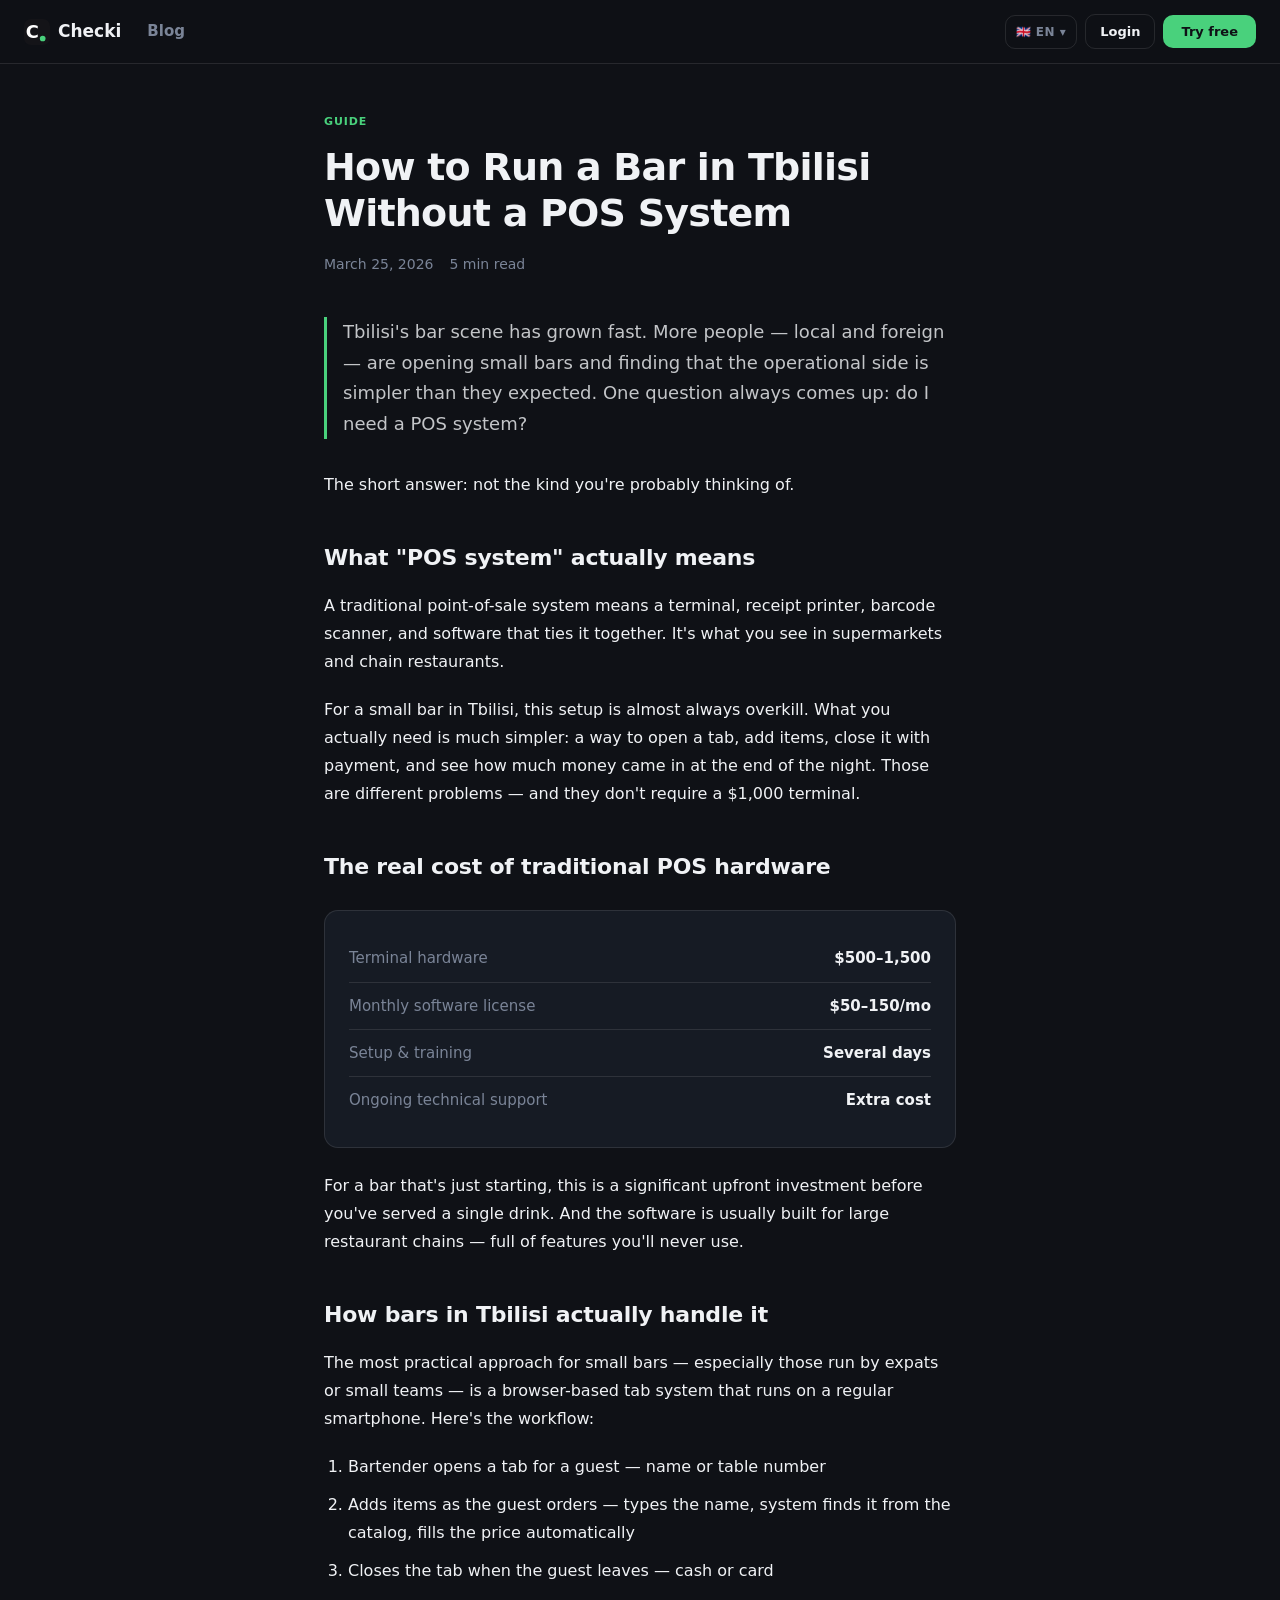
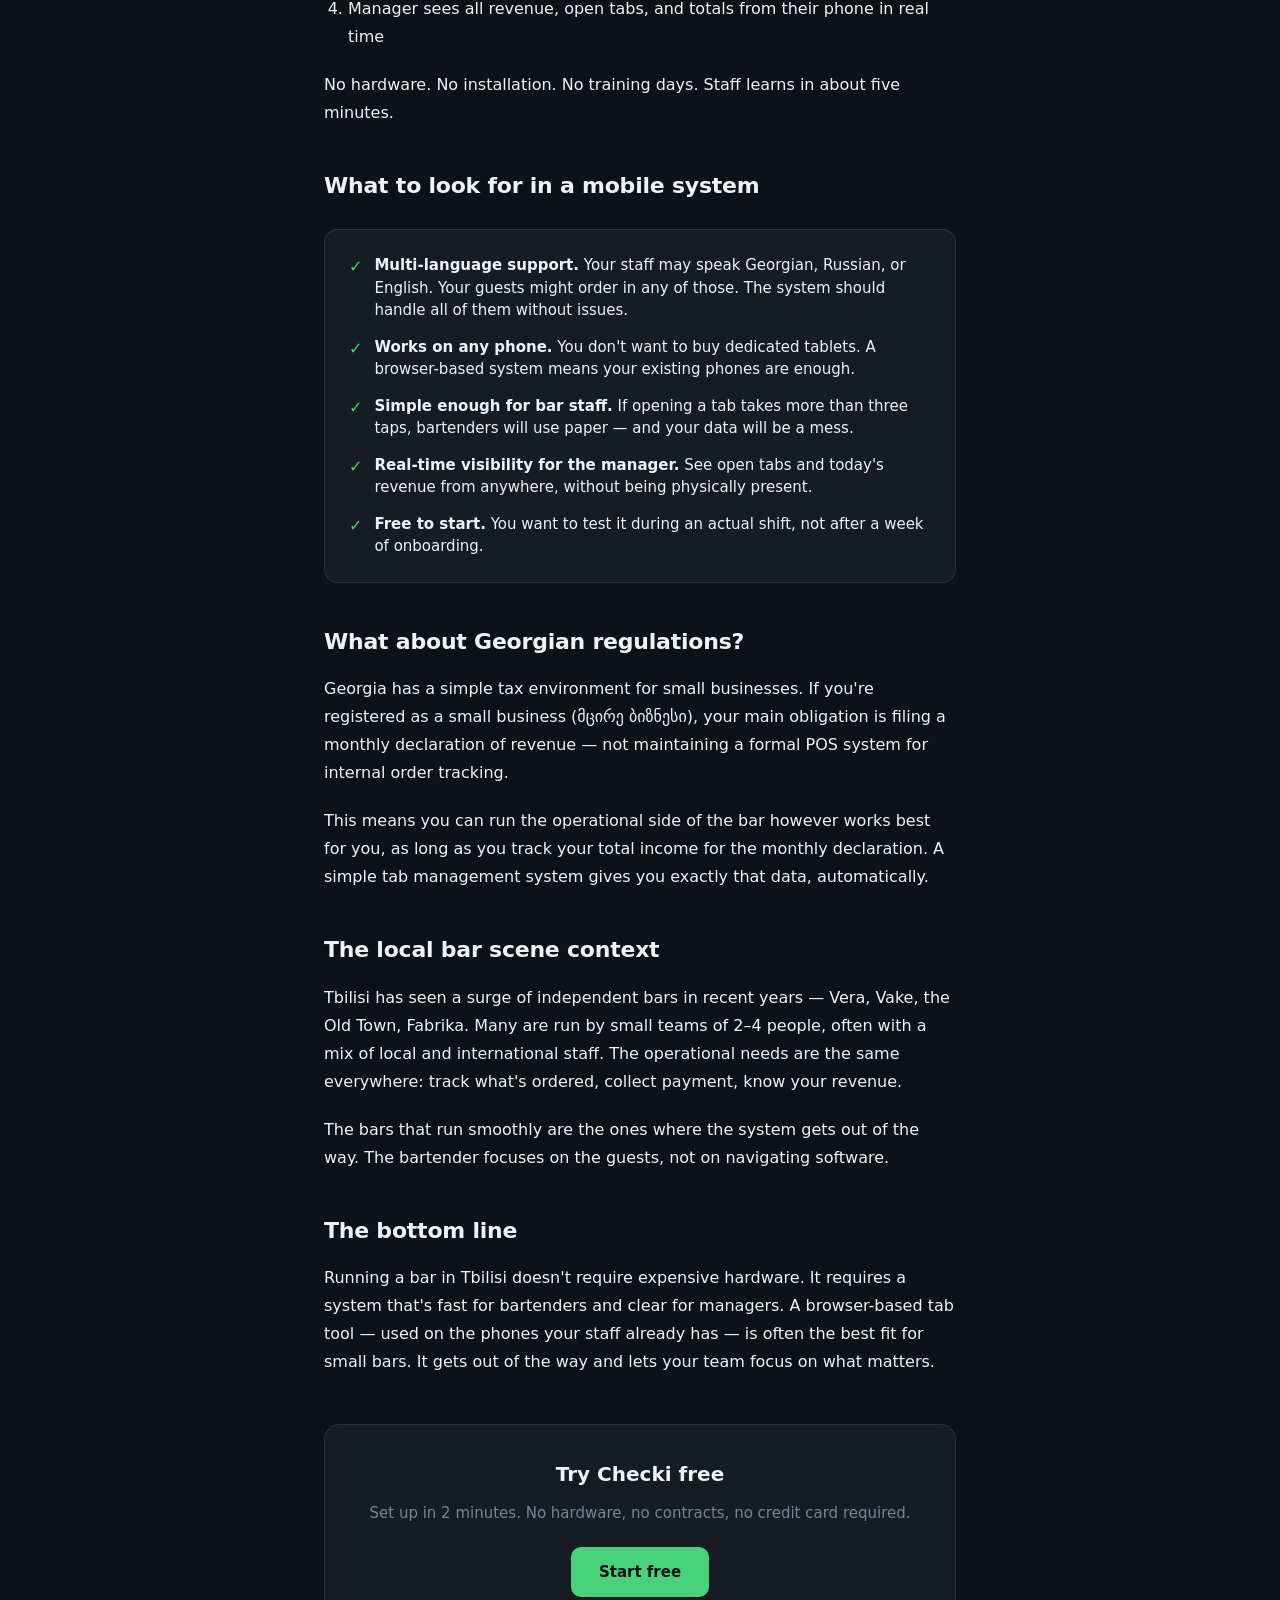
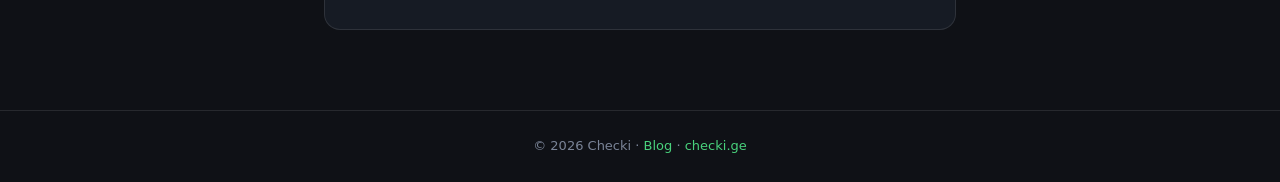
<file: landing/blog/run-bar-in-tbilisi/index.html>
<!doctype html>
<html lang="en">
<head>
  <meta charset="utf-8" />
  <!-- Google Tag Manager -->
  <script>(function(w,d,s,l,i){w[l]=w[l]||[];w[l].push({'gtm.start':new Date().getTime(),event:'gtm.js'});var f=d.getElementsByTagName(s)[0],j=d.createElement(s),dl=l!='dataLayer'?'&l='+l:'';j.async=true;j.src='https://www.googletagmanager.com/gtm.js?id='+i+dl;f.parentNode.insertBefore(j,f);})(window,document,'script','dataLayer','GTM-M2ZHXFCW');</script>
  <!-- End Google Tag Manager -->
  <meta name="viewport" content="width=device-width,initial-scale=1" />
  <title>How to Run a Bar in Tbilisi Without a POS System — Checki</title>
  <meta name="description" content="Opening or running a bar in Tbilisi? Here's how local bar owners manage tabs, track sales, and control staff without expensive POS equipment." />
  <link rel="canonical" href="https://checki.ge/blog/run-bar-in-tbilisi/" />
  <link rel="icon" type="image/svg+xml" href="data:image/svg+xml,<svg xmlns='http://www.w3.org/2000/svg' viewBox='0 0 32 32'><rect width='32' height='32' rx='8' fill='%23141418'/><text y='23' x='2' font-size='22' font-family='system-ui,sans-serif' font-weight='900' fill='white'>C</text><circle cx='23' cy='24' r='3.5' fill='%2349d17c'/></svg>" />
  <style>
    *, *::before, *::after { box-sizing: border-box; margin: 0; padding: 0; }
    :root {
      --bg:      #0f1116;
      --surface: #161b24;
      --border:  rgba(255,255,255,.10);
      --text:    #f0f2f5;
      --muted:   #7a8497;
      --accent:  #49d17c;
      --accent2: #2eb865;
    }
    body { background: var(--bg); color: var(--text); font-family: system-ui, -apple-system, sans-serif; line-height: 1.75; }
    a { color: var(--accent); text-decoration: none; }
    a:hover { color: var(--accent2); }

    nav { position: sticky; top: 0; z-index: 100; display: flex; align-items: center; justify-content: space-between; padding: 14px 24px; background: rgba(15,17,22,.92); backdrop-filter: blur(12px); border-bottom: 1px solid var(--border); gap: 12px; }
    .navLeft { display: flex; align-items: center; gap: 2px; }
    .navLogo { display: flex; align-items: center; gap: 8px; text-decoration: none; flex-shrink: 0; margin-right: 4px; user-select: none; -webkit-user-select: none; -webkit-touch-callout: none; }
    .navLogoText { font-size: 17px; font-weight: 800; color: var(--text); }
    .navRight { display: flex; align-items: center; gap: 8px; position: relative; }
    .navBtn { box-sizing: border-box; display: block; line-height: 1; padding: 10px 14px; border-radius: 10px; font-family: inherit; font-weight: 700; font-size: 13px; white-space: nowrap; text-decoration: none; cursor: pointer; flex-shrink: 0; -webkit-tap-highlight-color: transparent; }
    .langDrop { position: relative; }
    .langDropBtn { background: none; border: 1px solid var(--border); color: var(--muted); font-size: 12px; font-weight: 700; padding: 10px 10px; border-radius: 10px; cursor: pointer; letter-spacing: .04em; transition: all .15s; display: flex; align-items: center; gap: 4px; box-sizing: border-box; line-height: 1; flex-shrink: 0; -webkit-tap-highlight-color: transparent; font-family: inherit; }
    .langDropBtn:hover { color: var(--text); }
    .langDropMenu { display: none; position: absolute; top: calc(100% + 6px); right: 0; background: var(--surface); border: 1px solid var(--border); border-radius: 10px; overflow: hidden; min-width: 110px; z-index: 200; }
    .langDropMenu.open { display: block; }
    .langOpt { display: block; width: 100%; text-align: left; background: none; border: none; padding: 9px 14px; color: var(--muted); font-size: 13px; font-weight: 600; cursor: pointer; transition: background .1s; font-family: inherit; }
    .langOpt:hover { background: rgba(255,255,255,.06); color: var(--text); }
    .langOpt.active { color: var(--text); }
    .navLink { background: none; border: none; color: var(--muted); transition: color .15s; padding-left: 4px; padding-right: 4px; }
    .navLink:hover { color: var(--text); }
    .navLink.active { color: var(--text); }
    .navLeft .navLink { margin-left: 16px; font-size: 15px; }
    .navLogin { background: none; border: 1px solid var(--border); color: var(--text); transition: border-color .15s; }
    .navLogin:hover { border-color: rgba(255,255,255,.3); }
    .navCta { background: var(--accent); color: #0f1116; padding-left: 18px; padding-right: 18px; transition: background .15s; }
    .navCta:hover { background: var(--accent2); color: #0f1116; }
    .navBurger { display: none; background: none; border: 1px solid var(--border); color: var(--text); padding: 10px 13px; border-radius: 10px; cursor: pointer; box-sizing: border-box; line-height: 1; flex-shrink: 0; align-items: center; justify-content: center; -webkit-tap-highlight-color: transparent; }
    .navBurgerLines { display: flex; flex-direction: column; gap: 5px; width: 18px; }
    .navBurgerLine { height: 2px; border-radius: 1px; background: var(--text); }
    .navDrawer { display: none; position: absolute; top: calc(100% + 8px); right: 0; background: var(--surface); border: 1px solid var(--border); border-radius: 14px; padding: 6px; min-width: 200px; z-index: 200; flex-direction: column; gap: 2px; }
    .navDrawer.open { display: flex; }
    .navDrawerItem { display: flex; align-items: center; height: 42px; padding: 0 14px; border-radius: 10px; background: none; border: none; color: var(--text); font-weight: 700; font-size: 14px; white-space: nowrap; text-decoration: none; cursor: pointer; transition: background .1s; font-family: inherit; }
    .navDrawerItem:hover { background: rgba(255,255,255,.06); }
    .navDrawerItem.accent { color: var(--accent); }
    .navDrawerItem.active-blog { color: var(--accent); }
    .navDrawerSep { height: 1px; background: var(--border); margin: 4px 2px; }
    .navDrawerLangs { display: flex; gap: 4px; padding: 2px 4px 4px; }
    .navDrawerLang { flex: 1; height: 34px; border-radius: 8px; border: none; background: rgba(255,255,255,.04); color: var(--muted); font-size: 12px; font-weight: 700; cursor: pointer; transition: all .1s; font-family: inherit; }
    .navDrawerLang:hover, .navDrawerLang.active { background: rgba(73,209,124,.12); color: var(--accent); }
    @media (max-width: 520px) { .navLogin, .langDrop, .navLeft .navLink { display: none; } .navBurger { display: flex; } }

    .wrap { max-width: 680px; margin: 0 auto; padding: 48px 24px 80px; }

    .tag { font-size: 11px; font-weight: 700; letter-spacing: .08em; text-transform: uppercase; color: var(--accent); margin-bottom: 14px; }
    h1 { font-size: clamp(26px, 6vw, 38px); font-weight: 800; letter-spacing: -.02em; line-height: 1.2; margin-bottom: 16px; }
    .meta { font-size: 14px; color: var(--muted); margin-bottom: 40px; display: flex; gap: 16px; }
    .lead { font-size: 18px; color: rgba(240,242,245,.8); line-height: 1.7; margin-bottom: 32px; border-left: 3px solid var(--accent); padding-left: 16px; }

    .body p { font-size: 16px; margin-bottom: 20px; }
    .body h2 { font-size: 22px; font-weight: 700; margin: 40px 0 14px; letter-spacing: -.01em; }
    .body ul, .body ol { padding-left: 24px; margin-bottom: 20px; }
    .body li { font-size: 16px; margin-bottom: 8px; }
    .body strong { color: var(--text); font-weight: 600; }

    .checklist { background: var(--surface); border: 1px solid var(--border); border-radius: 14px; padding: 24px; margin: 24px 0; }
    .checkItem { display: flex; gap: 12px; align-items: flex-start; margin-bottom: 14px; font-size: 15px; line-height: 1.5; }
    .checkItem:last-child { margin-bottom: 0; }
    .checkIcon { color: var(--accent); font-size: 16px; flex-shrink: 0; margin-top: 1px; }

    .costBox { background: var(--surface); border: 1px solid var(--border); border-radius: 14px; padding: 24px; margin: 24px 0; }
    .costRow { display: flex; justify-content: space-between; align-items: center; padding: 10px 0; border-bottom: 1px solid var(--border); font-size: 15px; }
    .costRow:last-child { border-bottom: none; }
    .costLabel { color: var(--muted); }
    .costVal { font-weight: 600; }

    .cta { background: var(--surface); border: 1px solid var(--border); border-radius: 16px; padding: 32px; text-align: center; margin-top: 48px; }
    .cta h3 { font-size: 20px; font-weight: 700; margin-bottom: 8px; }
    .cta p { font-size: 15px; color: var(--muted); margin-bottom: 20px; }
    .ctaBtn { display: inline-block; background: var(--accent); color: #0f1116; font-weight: 700; font-size: 15px; padding: 12px 28px; border-radius: 10px; text-decoration: none; }
    .ctaBtn:hover { background: var(--accent2); color: #0f1116; }

    footer { text-align: center; padding: 24px; font-size: 13px; color: var(--muted); border-top: 1px solid var(--border); }
  </style>
</head>
<body>
  <!-- Google Tag Manager (noscript) -->
  <noscript><iframe src="https://www.googletagmanager.com/ns.html?id=GTM-M2ZHXFCW" height="0" width="0" style="display:none;visibility:hidden"></iframe></noscript>
  <!-- End Google Tag Manager (noscript) -->

<nav>
  <div class="navLeft">
    <a class="navLogo" href="/">
      <svg width="26" height="26" viewBox="0 0 32 32" aria-hidden="true" style="flex-shrink:0"><rect width="32" height="32" rx="8" fill="#141418"/><text y="23" x="2" font-size="22" font-family="system-ui,sans-serif" font-weight="900" fill="white">C</text><circle cx="23" cy="24" r="3.5" fill="#49d17c"/></svg>
      <span class="navLogoText">Checki</span>
    </a>
    <a class="navBtn navLink" href="/blog/" data-i="nav_blog">Blog</a>
  </div>
  <div class="navRight">
    <div class="langDrop" id="langDrop">
      <button class="langDropBtn" id="langDropBtn">🇬🇧 EN ▾</button>
      <div class="langDropMenu" id="langDropMenu">
        <button class="langOpt" data-lang="ka">🇬🇪 Georgian</button>
        <button class="langOpt" data-lang="en">🇬🇧 English</button>
        <button class="langOpt" data-lang="ru">🇷🇺 Русский</button>
      </div>
    </div>
    <a class="navBtn navLogin" href="https://admin.checki.ge" data-i="nav_login">Login</a>
    <a class="navBtn navCta" href="/#register" data-i="nav_cta">Try free</a>
    <button class="navBurger" id="navBurger" aria-label="Menu">
      <div class="navBurgerLines">
        <div class="navBurgerLine"></div>
        <div class="navBurgerLine"></div>
        <div class="navBurgerLine"></div>
      </div>
    </button>
    <div class="navDrawer" id="navDrawer">
      <a class="navDrawerItem" href="https://admin.checki.ge" data-i="nav_login">Login</a>
      <a class="navDrawerItem" href="/blog/" data-i="nav_blog">Blog</a>
      <div class="navDrawerSep"></div>
      <div class="navDrawerLangs">
        <button class="navDrawerLang" data-lang="ka">🇬🇪 KA</button>
        <button class="navDrawerLang" data-lang="en">🇬🇧 EN</button>
        <button class="navDrawerLang" data-lang="ru">🇷🇺 RU</button>
      </div>
      <div class="navDrawerSep"></div>
      <a class="navDrawerItem accent" href="/#register" data-i="nav_cta">Try free →</a>
    </div>
  </div>
</nav>

<div class="wrap">
  <div class="tag" data-i="tag">Guide</div>
  <h1 data-i="h1">How to Run a Bar in Tbilisi Without a POS System</h1>
  <div class="meta">
    <span data-i="date">March 25, 2026</span>
    <span data-i="read">5 min read</span>
  </div>
  <p class="lead" data-i="lead">Tbilisi's bar scene has grown fast. More people — local and foreign — are opening small bars and finding that the operational side is simpler than they expected. One question always comes up: do I need a POS system?</p>

  <!-- EN body -->
  <div class="body lang-block" data-lang="en">
    <p>The short answer: not the kind you're probably thinking of.</p>

    <h2>What "POS system" actually means</h2>
    <p>A traditional point-of-sale system means a terminal, receipt printer, barcode scanner, and software that ties it together. It's what you see in supermarkets and chain restaurants.</p>
    <p>For a small bar in Tbilisi, this setup is almost always overkill. What you actually need is much simpler: a way to open a tab, add items, close it with payment, and see how much money came in at the end of the night. Those are different problems — and they don't require a $1,000 terminal.</p>

    <h2>The real cost of traditional POS hardware</h2>
    <div class="costBox">
      <div class="costRow"><span class="costLabel">Terminal hardware</span><span class="costVal">$500–1,500</span></div>
      <div class="costRow"><span class="costLabel">Monthly software license</span><span class="costVal">$50–150/mo</span></div>
      <div class="costRow"><span class="costLabel">Setup &amp; training</span><span class="costVal">Several days</span></div>
      <div class="costRow"><span class="costLabel">Ongoing technical support</span><span class="costVal">Extra cost</span></div>
    </div>
    <p>For a bar that's just starting, this is a significant upfront investment before you've served a single drink. And the software is usually built for large restaurant chains — full of features you'll never use.</p>

    <h2>How bars in Tbilisi actually handle it</h2>
    <p>The most practical approach for small bars — especially those run by expats or small teams — is a browser-based tab system that runs on a regular smartphone. Here's the workflow:</p>
    <ol style="padding-left:24px;margin-bottom:20px;">
      <li style="margin-bottom:10px;font-size:16px;">Bartender opens a tab for a guest — name or table number</li>
      <li style="margin-bottom:10px;font-size:16px;">Adds items as the guest orders — types the name, system finds it from the catalog, fills the price automatically</li>
      <li style="margin-bottom:10px;font-size:16px;">Closes the tab when the guest leaves — cash or card</li>
      <li style="font-size:16px;">Manager sees all revenue, open tabs, and totals from their phone in real time</li>
    </ol>
    <p>No hardware. No installation. No training days. Staff learns in about five minutes.</p>

    <h2>What to look for in a mobile system</h2>
    <div class="checklist">
      <div class="checkItem"><span class="checkIcon">✓</span><span><strong>Multi-language support.</strong> Your staff may speak Georgian, Russian, or English. Your guests might order in any of those. The system should handle all of them without issues.</span></div>
      <div class="checkItem"><span class="checkIcon">✓</span><span><strong>Works on any phone.</strong> You don't want to buy dedicated tablets. A browser-based system means your existing phones are enough.</span></div>
      <div class="checkItem"><span class="checkIcon">✓</span><span><strong>Simple enough for bar staff.</strong> If opening a tab takes more than three taps, bartenders will use paper — and your data will be a mess.</span></div>
      <div class="checkItem"><span class="checkIcon">✓</span><span><strong>Real-time visibility for the manager.</strong> See open tabs and today's revenue from anywhere, without being physically present.</span></div>
      <div class="checkItem"><span class="checkIcon">✓</span><span><strong>Free to start.</strong> You want to test it during an actual shift, not after a week of onboarding.</span></div>
    </div>

    <h2>What about Georgian regulations?</h2>
    <p>Georgia has a simple tax environment for small businesses. If you're registered as a small business (მცირე ბიზნესი), your main obligation is filing a monthly declaration of revenue — not maintaining a formal POS system for internal order tracking.</p>
    <p>This means you can run the operational side of the bar however works best for you, as long as you track your total income for the monthly declaration. A simple tab management system gives you exactly that data, automatically.</p>

    <h2>The local bar scene context</h2>
    <p>Tbilisi has seen a surge of independent bars in recent years — Vera, Vake, the Old Town, Fabrika. Many are run by small teams of 2–4 people, often with a mix of local and international staff. The operational needs are the same everywhere: track what's ordered, collect payment, know your revenue.</p>
    <p>The bars that run smoothly are the ones where the system gets out of the way. The bartender focuses on the guests, not on navigating software.</p>

    <h2>The bottom line</h2>
    <p>Running a bar in Tbilisi doesn't require expensive hardware. It requires a system that's fast for bartenders and clear for managers. A browser-based tab tool — used on the phones your staff already has — is often the best fit for small bars. It gets out of the way and lets your team focus on what matters.</p>
  </div>

  <!-- RU body -->
  <div class="body lang-block" data-lang="ru" hidden>
    <p>Короткий ответ: не в том виде, который ты себе представляешь.</p>

    <h2>Что такое «POS-система» на самом деле</h2>
    <p>Традиционная POS-система — это терминал, принтер чеков, сканер штрихкодов и программное обеспечение, которое всё это объединяет. Именно это стоит в супермаркетах и сетевых ресторанах.</p>
    <p>Для небольшого бара в Тбилиси такая система почти всегда избыточна. Что на самом деле нужно — намного проще: возможность открыть чек, добавить позиции, закрыть с оплатой и посмотреть сколько денег пришло за вечер. Это другие задачи — и для них не нужен терминал за $1000.</p>

    <h2>Реальная стоимость традиционного POS-оборудования</h2>
    <div class="costBox">
      <div class="costRow"><span class="costLabel">Оборудование (терминал)</span><span class="costVal">$500–1 500</span></div>
      <div class="costRow"><span class="costLabel">Ежемесячная лицензия</span><span class="costVal">$50–150/мес</span></div>
      <div class="costRow"><span class="costLabel">Запуск и обучение</span><span class="costVal">Несколько дней</span></div>
      <div class="costRow"><span class="costLabel">Техническая поддержка</span><span class="costVal">Дополнительно</span></div>
    </div>
    <p>Для бара который только открывается — это серьёзные вложения до первого бокала. При этом программа, как правило, создана для крупных ресторанных сетей — с кучей функций которые никогда не понадобятся.</p>

    <h2>Как бары в Тбилиси работают на практике</h2>
    <p>Самый практичный подход для небольших баров — в особенности тех, которые открывают экспаты или небольшие команды — это браузерная система учёта чеков на обычном смартфоне. Вот как это работает:</p>
    <ol style="padding-left:24px;margin-bottom:20px;">
      <li style="margin-bottom:10px;font-size:16px;">Бармен открывает чек на гостя — имя или номер стола</li>
      <li style="margin-bottom:10px;font-size:16px;">Добавляет позиции по мере заказа — вводит название, система находит в каталоге и подставляет цену</li>
      <li style="margin-bottom:10px;font-size:16px;">Закрывает чек когда гость уходит — наличные или карта</li>
      <li style="font-size:16px;">Менеджер видит всю выручку, открытые чеки и итоги с телефона в реальном времени</li>
    </ol>
    <p>Никакого оборудования. Никакой установки. Никаких дней обучения. Персонал разбирается примерно за пять минут.</p>

    <h2>Что искать в мобильной системе</h2>
    <div class="checklist">
      <div class="checkItem"><span class="checkIcon">✓</span><span><strong>Многоязычность.</strong> Персонал может говорить на грузинском, русском или английском. Гости могут заказывать на любом из них. Система должна работать со всеми.</span></div>
      <div class="checkItem"><span class="checkIcon">✓</span><span><strong>Работает на любом телефоне.</strong> Покупать отдельные планшеты не нужно. Браузерная система значит — хватит тех телефонов которые уже есть.</span></div>
      <div class="checkItem"><span class="checkIcon">✓</span><span><strong>Достаточно просто для барного персонала.</strong> Если открыть чек требует больше трёх касаний — бармен возьмёт бумагу, и данные превратятся в хаос.</span></div>
      <div class="checkItem"><span class="checkIcon">✓</span><span><strong>Контроль для менеджера в реальном времени.</strong> Видеть открытые чеки и выручку за день откуда угодно, без физического присутствия.</span></div>
      <div class="checkItem"><span class="checkIcon">✓</span><span><strong>Бесплатный старт.</strong> Нужно протестировать во время реальной смены, а не после недели внедрения.</span></div>
    </div>

    <h2>А как с грузинским законодательством?</h2>
    <p>В Грузии простая налоговая среда для малого бизнеса. Если вы зарегистрированы как малый бизнес (მცირე ბიზნესი), основная обязанность — ежемесячная декларация о доходах, а не обязательная POS-система для внутреннего учёта заказов.</p>
    <p>То есть операционную сторону бара можно организовать так как удобно, при условии что общий доход фиксируется для ежемесячной декларации. Простая система учёта чеков даёт эти данные автоматически.</p>

    <h2>Контекст местной барной сцены</h2>
    <p>Тбилиси переживает всплеск независимых баров — Вера, Ваке, Старый город, Фабрика. Многие работают с командами из 2–4 человек, часто смешанными — местные и иностранные сотрудники. Операционные задачи везде одинаковые: отслеживать что заказано, получить оплату, знать выручку.</p>
    <p>Бары которые работают гладко — те, где система не мешает. Бармен сосредоточен на гостях, а не на навигации по программе.</p>

    <h2>Итог</h2>
    <p>Открыть бар в Тбилиси не требует дорогого оборудования. Нужна система, которая быстрая для барменов и понятная для менеджеров. Браузерный инструмент для учёта чеков — на телефонах которые уже есть у персонала — часто лучший вариант для небольших баров. Он не мешает работе и позволяет команде сосредоточиться на главном.</p>
  </div>

  <!-- KA body -->
  <div class="body lang-block" data-lang="ka" hidden>
    <p>მოკლე პასუხი: არა ისეთი, როგორსაც ალბათ წარმოიდგენ.</p>

    <h2>რას ნიშნავს "POS სისტემა" სინამდვილეში</h2>
    <p>ტრადიციული POS სისტემა — ეს არის ტერმინალი, ქვითრის პრინტერი, შტრიხკოდის სკანერი და პროგრამა, რომელიც ყველაფერს აკავშირებს. ეს ის სურათია, რასაც სუპერმარკეტებსა და სასადილო ქსელებში ხედავ.</p>
    <p>თბილისის პატარა ბარისთვის ეს თითქმის ყოველთვის ზედმეტია. სინამდვილეში გჭირდება გაცილებით მარტივი: ქვითრის გახსნა, პოზიციების დამატება, გადახდით დახურვა და საღამოს ბოლოს შემოსავლის ნახვა. ეს სხვა ამოცანებია — და $1000-ის ტერმინალი მათ გადასაჭრელად არ სჭირდება.</p>

    <h2>ტრადიციული POS-ის რეალური ფასი</h2>
    <div class="costBox">
      <div class="costRow"><span class="costLabel">ტერმინალის აღჭურვილობა</span><span class="costVal">$500–1 500</span></div>
      <div class="costRow"><span class="costLabel">ყოველთვიური ლიცენზია</span><span class="costVal">$50–150/თვეში</span></div>
      <div class="costRow"><span class="costLabel">კონფიგურაცია და სწავლება</span><span class="costVal">რამდენიმე დღე</span></div>
      <div class="costRow"><span class="costLabel">ტექნიკური მხარდაჭერა</span><span class="costVal">დამატებით</span></div>
    </div>
    <p>ახლახანს გახსნილი ბარისთვის ეს სერიოზური ინვესტიციაა პირველ სასმელამდე. ამასთან, პროგრამა ჩვეულებრივ დიდი ქსელური რესტორნებისთვის არის შექმნილი — ფუნქციებით სავსე, რომლებიც არასდროს გამოდგება.</p>

    <h2>როგორ ახერხებენ თბილისის ბარები</h2>
    <p>ყველაზე პრაქტიკული მიდგომა პატარა ბარებისთვის — განსაკუთრებით ექსპატებისა და პატარა გუნდების მიერ გახსნილებისთვის — ჩვეულებრივ სმარტფონზე მომუშავე ბრაუზერული სისტემაა. ასე მუშაობს:</p>
    <ol style="padding-left:24px;margin-bottom:20px;">
      <li style="margin-bottom:10px;font-size:16px;">ბარმენი ხსნის ქვითარს სტუმარზე — სახელი ან მაგიდის ნომერი</li>
      <li style="margin-bottom:10px;font-size:16px;">ამატებს პოზიციებს შეკვეთისამებრ — წერს სახელს, სისტემა კატალოგიდან პოულობს და ფასს ავტომატურად ჩასვამს</li>
      <li style="margin-bottom:10px;font-size:16px;">ხურავს ქვითარს სტუმრის წასვლისას — ნაღდი ან ბარათი</li>
      <li style="font-size:16px;">მენეჯერი ხედავს მთელ შემოსავალს, ღია ქვითრებს და ჯამებს ტელეფონიდან რეალურ დროში</li>
    </ol>
    <p>აღჭურვილობა არ სჭირდება. ინსტალაცია არ სჭირდება. სწავლების დღეები არ სჭირდება. პერსონალი დაახლოებით ხუთ წუთში ეჩვევა.</p>

    <h2>რა ეძებოთ მობილურ სისტემაში</h2>
    <div class="checklist">
      <div class="checkItem"><span class="checkIcon">✓</span><span><strong>მრავალენოვანი მხარდაჭერა.</strong> პერსონალი შეიძლება ქართულად, რუსულად ან ინგლისურად ლაპარაკობდეს. სტუმრებმა შეიძლება ნებისმიერ ენაზე შეუკვეთონ. სისტემამ ყველა უნდა გაართვას თავი.</span></div>
      <div class="checkItem"><span class="checkIcon">✓</span><span><strong>ნებისმიერ ტელეფონზე მუშაობს.</strong> ცალკე პლანშეტების შეძენა არ გჭირდება. ბრაუზერული სისტემა ნიშნავს — ის ტელეფონები რაც უკვე გაქვთ, საკმარისია.</span></div>
      <div class="checkItem"><span class="checkIcon">✓</span><span><strong>ბარმენებისთვის საკმარისად მარტივი.</strong> თუ ქვითრის გახსნა სამ დაჭერაზე მეტს მოითხოვს — ბარმენი ქაღალდს გამოიყენებს და მონაცემები ქაოსი გახდება.</span></div>
      <div class="checkItem"><span class="checkIcon">✓</span><span><strong>მენეჯერის კონტროლი რეალურ დროში.</strong> ღია ქვითრებისა და დღის შემოსავლის ნახვა ნებისმიერი ადგილიდან, ფიზიკური დასწრების გარეშე.</span></div>
      <div class="checkItem"><span class="checkIcon">✓</span><span><strong>უფასოდ დაწყება.</strong> რეალური ცვლის განმავლობაში გამოსაცდელად, სწავლების კვირის შემდეგ კი არა.</span></div>
    </div>

    <h2>საქართველოს კანონმდებლობის შესახებ</h2>
    <p>საქართველოს მცირე ბიზნესისთვის მარტივი საგადასახადო გარემო აქვს. თუ მცირე ბიზნესად (მცირე ბიზნესი) ხართ რეგისტრირებული, ძირითადი ვალდებულება შემოსავლის ყოველთვიური დეკლარაციაა — არა სავალდებულო POS სისტემა შიდა შეკვეთათა აღრიცხვისთვის.</p>
    <p>ეს ნიშნავს, რომ ბარის ოპერაციულ მხარეს ისე ააწყობ, როგორც ხელსაყრელია, სანამ ყოველთვიური დეკლარაციისთვის საერთო შემოსავალს ასახავ. მარტივი ქვითრების სისტემა ამ მონაცემებს ავტომატურად გაძლევს.</p>

    <h2>ადგილობრივი ბარის სცენა</h2>
    <p>თბილისში დამოუკიდებელი ბარების ტალღა დაიწყო — ვერა, ვაკე, ძველი ქალაქი, ფაბრიკა. ბევრი 2–4 კაციანი გუნდით მუშაობს, ხშირად ადგილობრივი და საერთაშორისო პერსონალის ნაზავით. ოპერაციული ამოცანები ყველგან ერთია: დაფიქსირდეს შეკვეთილი, გადახდა მიღებული, შემოსავალი ცნობილი.</p>
    <p>გლუვად მომუშავე ბარები ისეთებია, სადაც სისტემა ხელს არ უშლის. ბარმენი სტუმრებზეა ფოკუსირებული, არა პროგრამის ნავიგაციაზე.</p>

    <h2>დასკვნა</h2>
    <p>თბილისში ბარის გასაშვებად ძვირი აღჭურვილობა არ სჭირდება. სჭირდება სისტემა, რომელიც ბარმენებისთვის სწრაფია და მენეჯერებისთვის გასაგები. ბრაუზერული ქვითრების ინსტრუმენტი — პერსონალის უკვე არსებულ ტელეფონებზე — ხშირად პატარა ბარების საუკეთესო არჩევანია. ის ხელს არ უშლის სამუშაოს და გუნდს საშუალებას აძლევს, ყურადღება მთავარზე გაამახვილოს.</p>
  </div>

  <div class="cta">
    <h3 data-i="cta_h3">Try Checki free</h3>
    <p data-i="cta_p">Set up in 2 minutes. No hardware, no contracts, no credit card required.</p>
    <a class="ctaBtn" href="/#register" data-i="cta_btn">Start free</a>
  </div>
</div>

<footer>© 2026 Checki · <a href="/blog/" data-i="blog_link">Blog</a> · <a href="/">checki.ge</a></footer>

<script>
const LANG_KEY = "checki_lang";
const T = {
  en: {
    nav_blog: "Blog", nav_login: "Login", nav_cta: "Try free",
    back: "← Blog", tag: "Guide",
    h1: "How to Run a Bar in Tbilisi Without a POS System",
    date: "March 25, 2026", read: "5 min read",
    lead: "Tbilisi's bar scene has grown fast. More people — local and foreign — are opening small bars and finding that the operational side is simpler than they expected. One question always comes up: do I need a POS system?",
    cta_h3: "Try Checki free",
    cta_p: "Set up in 2 minutes. No hardware, no contracts, no credit card required.",
    cta_btn: "Start free",
    blog_link: "Blog",
  },
  ru: {
    nav_blog: "Блог", nav_login: "Войти", nav_cta: "Попробовать",
    back: "← Блог", tag: "Руководство",
    h1: "Как открыть бар в Тбилиси без POS-системы",
    date: "25 марта 2026", read: "5 мин читать",
    lead: "Барная сцена Тбилиси выросла быстро. Всё больше людей — местных и иностранных — открывают небольшие бары и обнаруживают что операционная сторона проще чем казалось. Один вопрос возникает всегда: нужна ли POS-система?",
    cta_h3: "Попробуйте Checki бесплатно",
    cta_p: "Запуск за 2 минуты. Никакого оборудования, никаких договоров.",
    cta_btn: "Начать бесплатно",
    blog_link: "Блог",
  },
  ka: {
    nav_blog: "ბლოგი", nav_login: "შესვლა", nav_cta: "სცადე",
    back: "← ბლოგი", tag: "გზამკვლევი",
    h1: "როგორ ვმართოთ ბარი თბილისში POS სისტემის გარეშე",
    date: "25 მარ 2026", read: "5 წთ კითხვა",
    lead: "თბილისის ბარის სცენა სწრაფად გაიზარდა. სულ უფრო მეტი ადამიანი — ადგილობრივი და უცხოური — ხსნის პატარა ბარებს და პოულობს, რომ ოპერაციული მხარე მოსალოდნელზე მარტივია. ერთი კითხვა ყოველთვის ჩნდება: POS სისტემა მჭირდება?",
    cta_h3: "სცადეთ Checki უფასოდ",
    cta_p: "გაშვება 2 წუთში. აღჭურვილობის გარეშე, კონტრაქტის გარეშე.",
    cta_btn: "უფასოდ დაწყება",
    blog_link: "ბლოგი",
  },
};

const LANG_LABELS = { en: "🇬🇧 EN", ru: "🇷🇺 RU", ka: "🇬🇪 KA" };

function apply(lang) {
  localStorage.setItem(LANG_KEY, lang);
  const t = T[lang] || T.en;
  document.querySelectorAll("[data-i]").forEach(el => {
    if (t[el.dataset.i] !== undefined) el.textContent = t[el.dataset.i];
  });
  document.documentElement.lang = lang;
  const dropBtn = document.getElementById("langDropBtn");
  if (dropBtn) dropBtn.textContent = (LANG_LABELS[lang] || lang.toUpperCase()) + " ▾";
  document.querySelectorAll(".langOpt").forEach(b => b.classList.toggle("active", b.dataset.lang === lang));
  document.querySelectorAll(".navDrawerLang").forEach(b => b.classList.toggle("active", b.dataset.lang === lang));
  document.querySelectorAll(".lang-block").forEach(el => { el.hidden = el.dataset.lang !== lang; });
}

const langDropBtn = document.getElementById("langDropBtn");
const langDropMenu = document.getElementById("langDropMenu");
const navBurger = document.getElementById("navBurger");
const navDrawer = document.getElementById("navDrawer");

if (langDropBtn) langDropBtn.addEventListener("click", e => { e.stopPropagation(); langDropMenu.classList.toggle("open"); });
document.querySelectorAll(".langOpt").forEach(b => b.addEventListener("click", () => { apply(b.dataset.lang); langDropMenu.classList.remove("open"); }));
document.querySelectorAll(".navDrawerLang").forEach(b => b.addEventListener("click", () => { apply(b.dataset.lang); navDrawer.classList.remove("open"); }));
if (navBurger) navBurger.addEventListener("click", e => { e.stopPropagation(); navDrawer.classList.toggle("open"); });
document.addEventListener("click", () => { langDropMenu?.classList.remove("open"); navDrawer?.classList.remove("open"); });

apply(localStorage.getItem(LANG_KEY) || "en");
</script>
</body>
</html>
</file>
